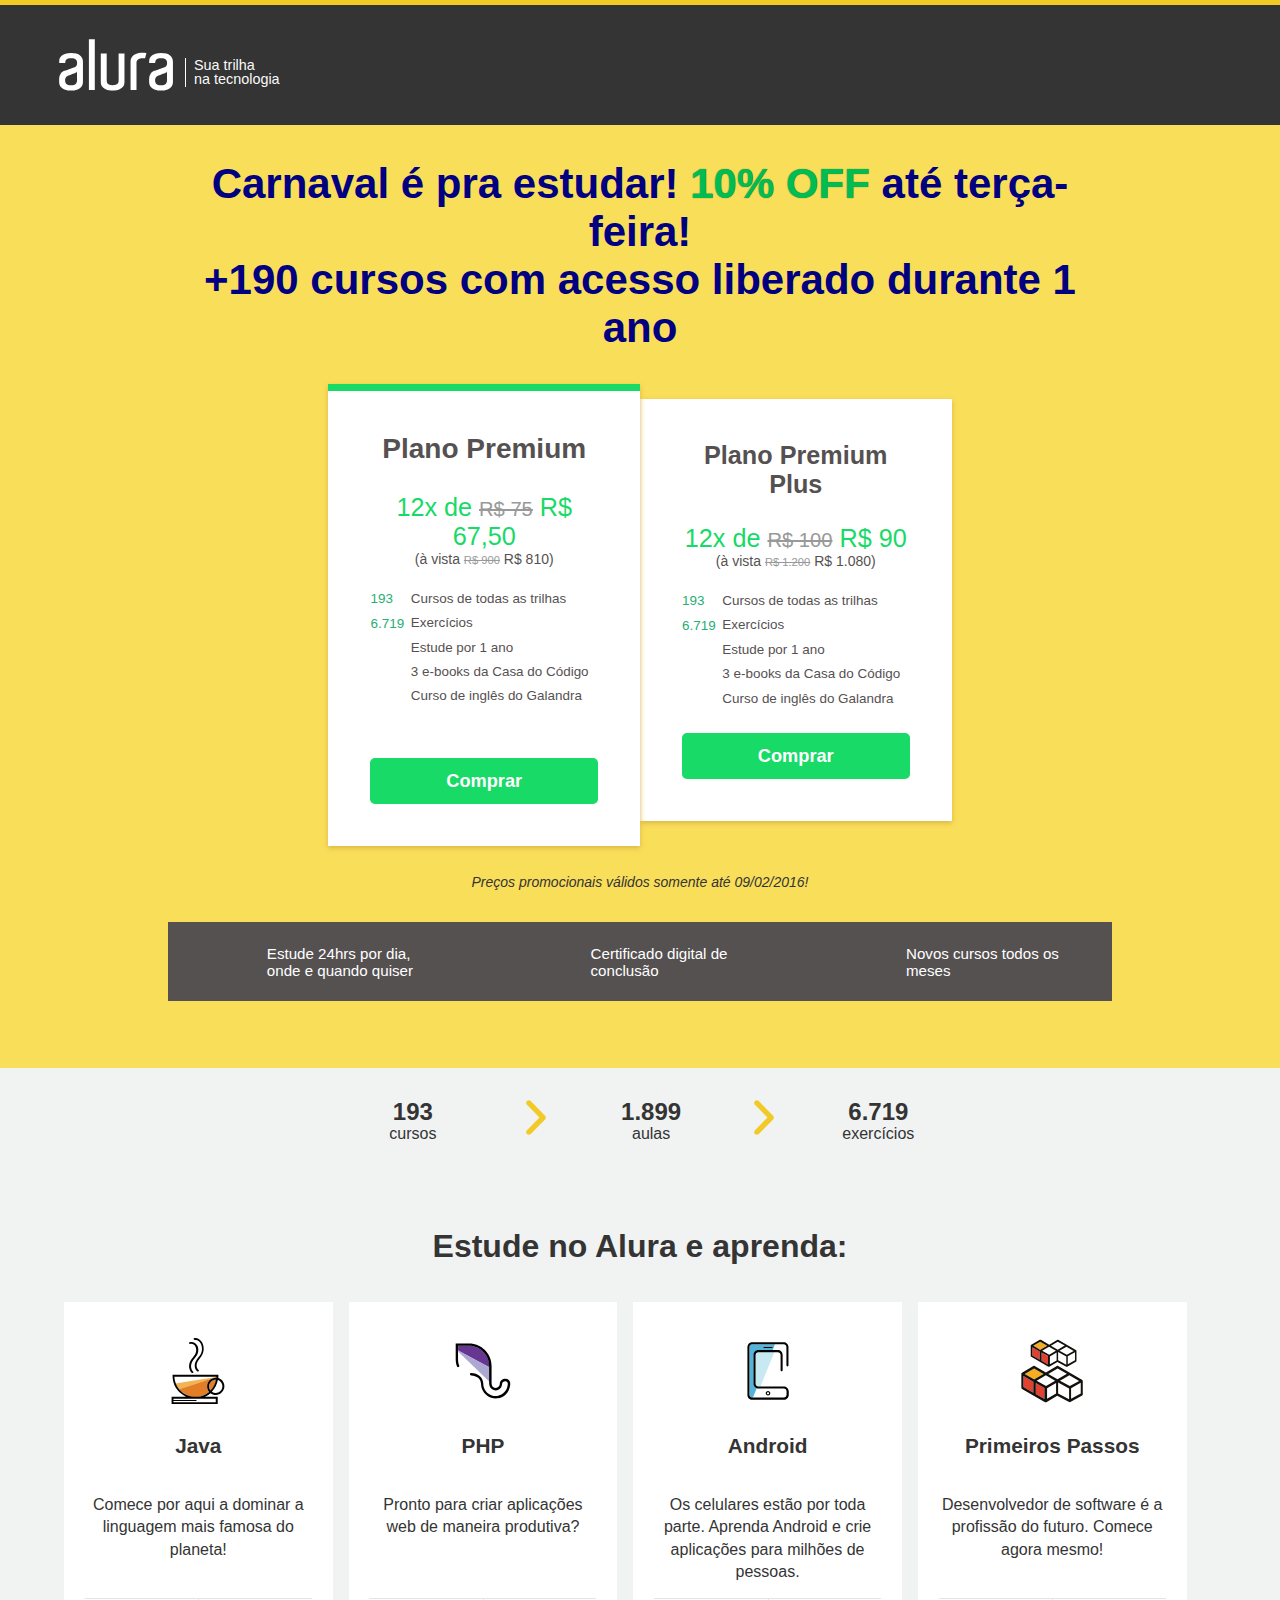
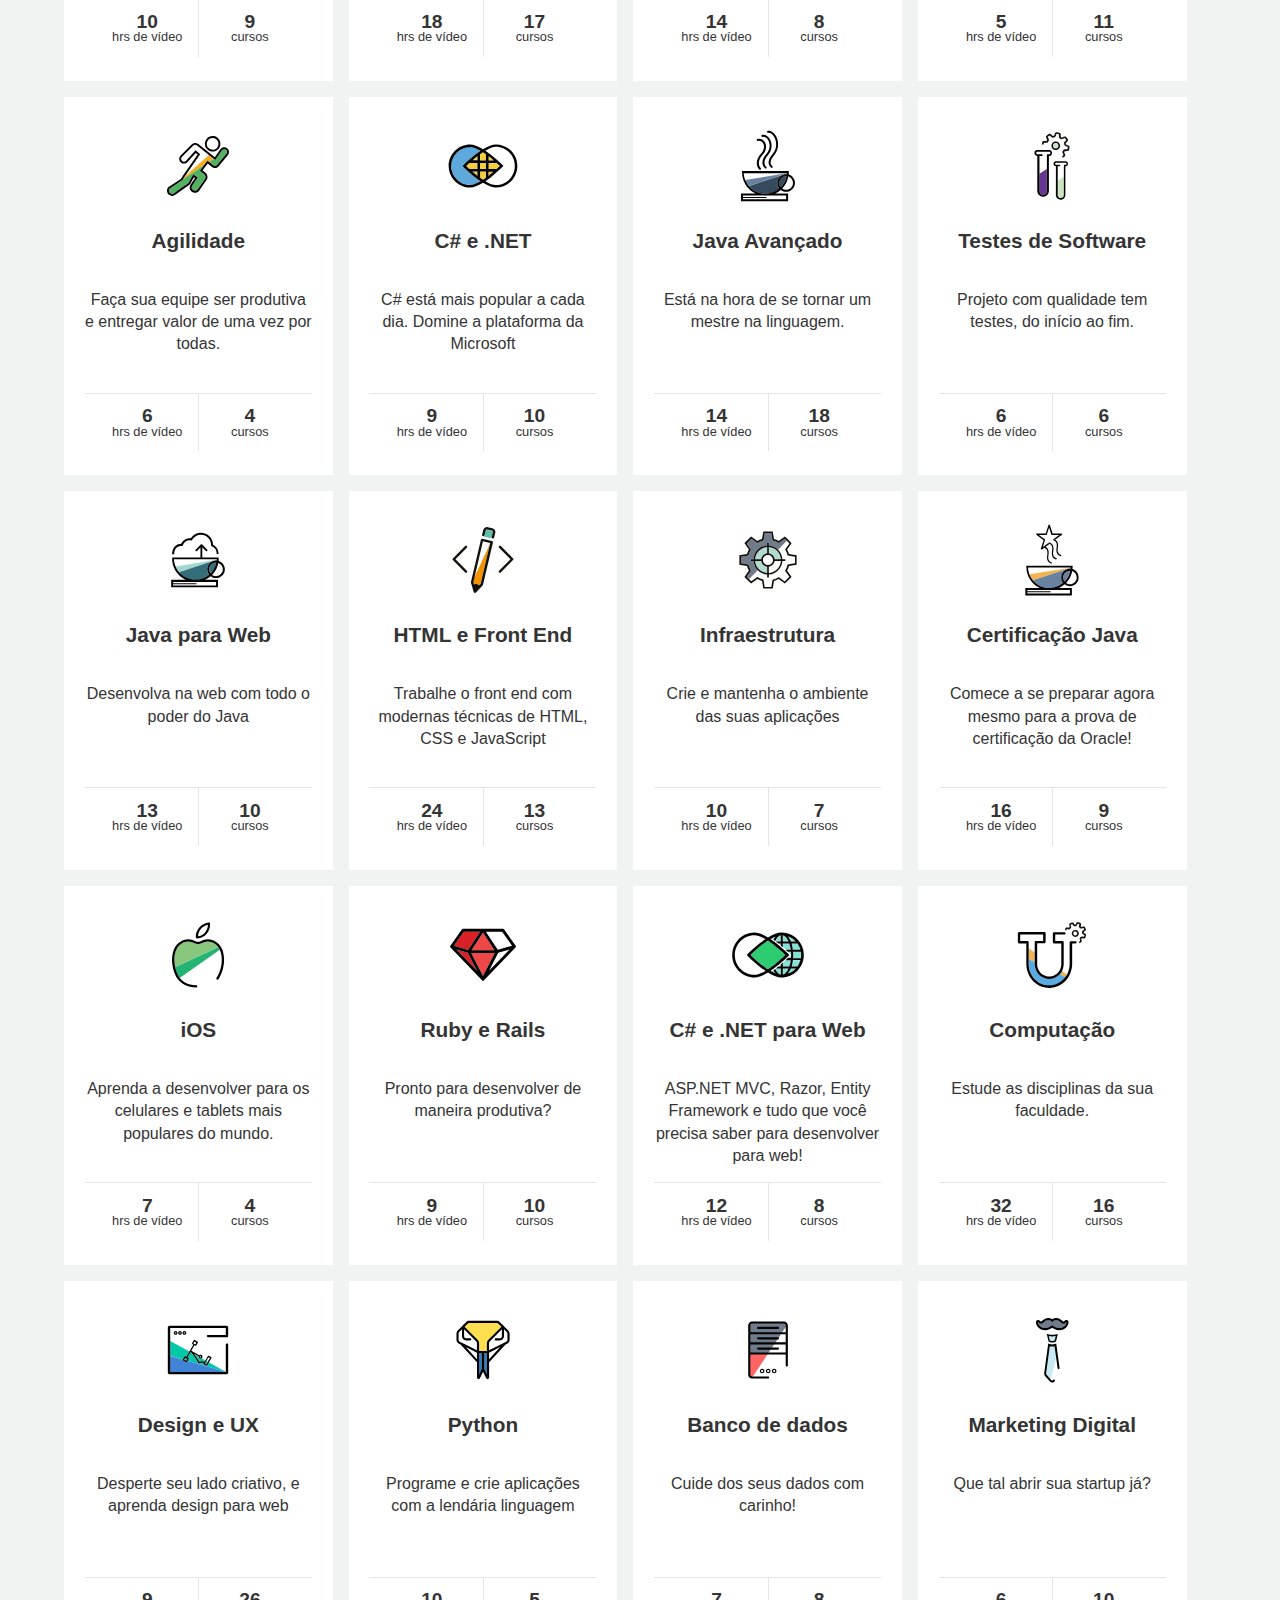
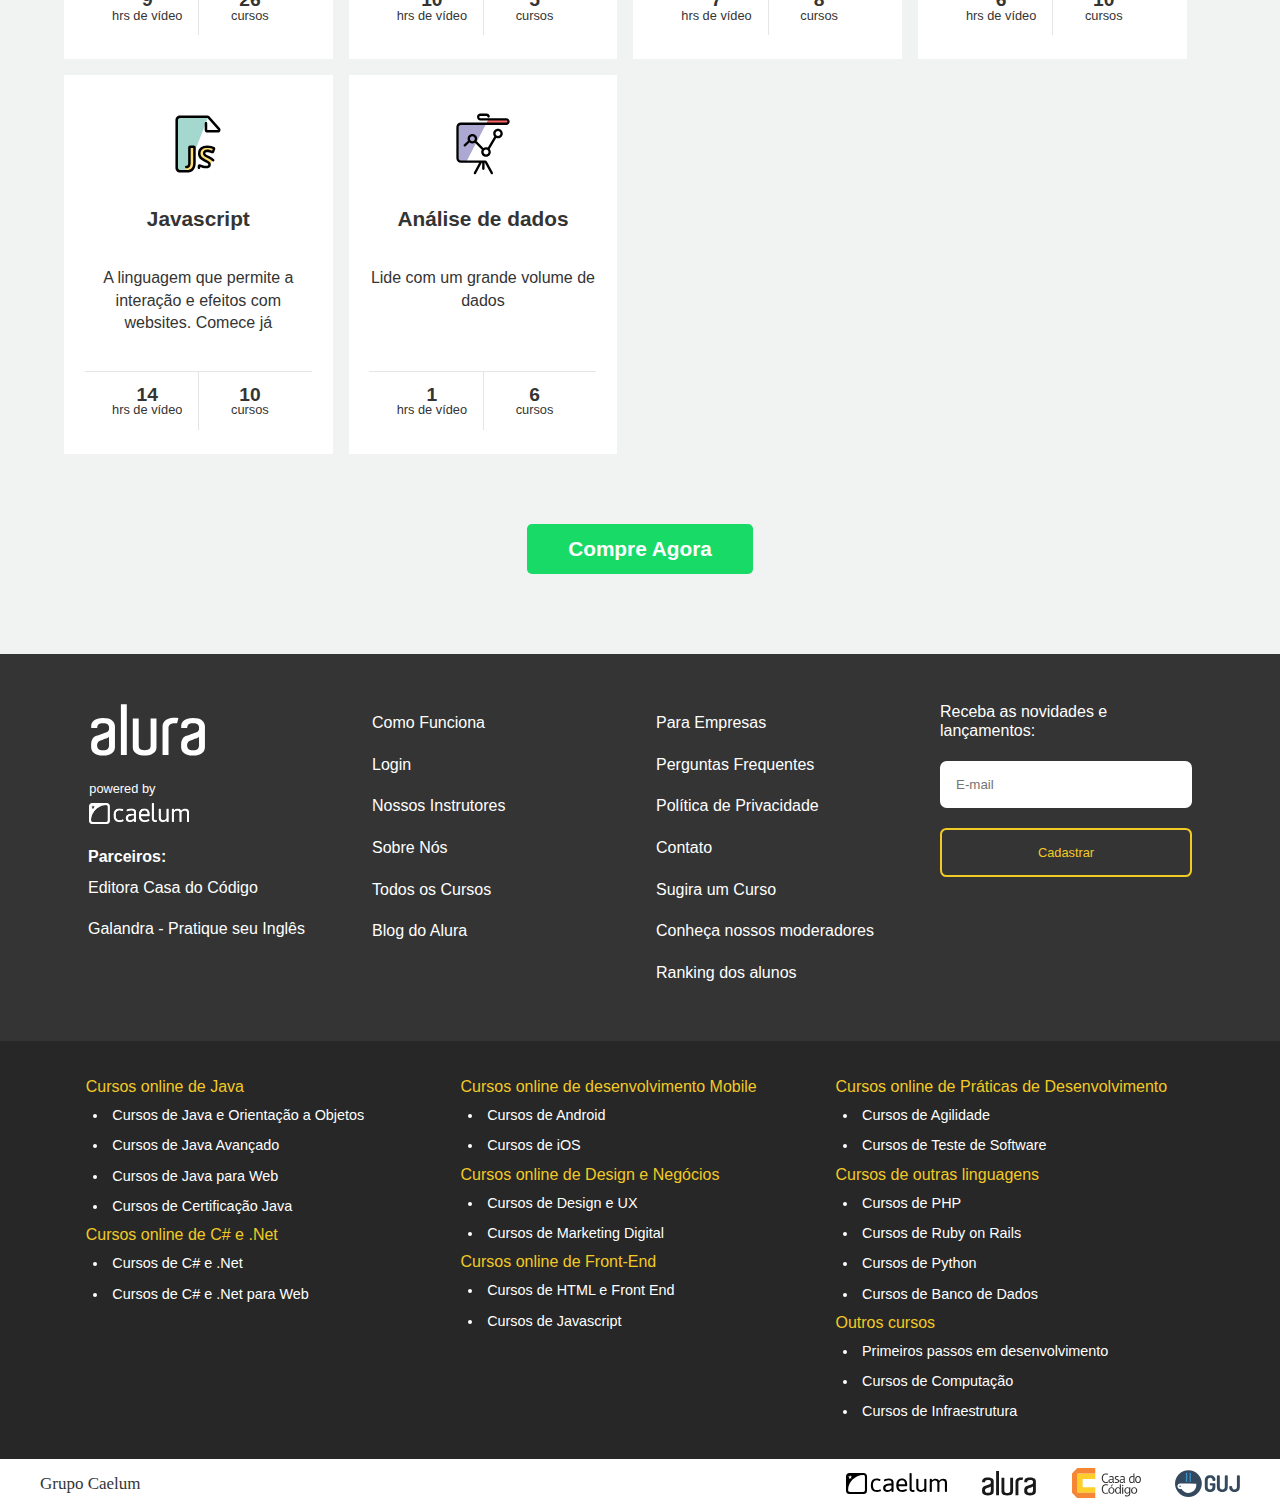
<file: ofertas-cursos-online-carnaval/index.html>
<!DOCTYPE html>
<!-- saved from url=(0040)https://www.alura.com.br/torne-se-membro -->
<html><head><meta http-equiv="Content-Type" content="text/html; charset=UTF-8">
	
		
	
	
	<meta property="og:title" content="Cursos online de programação, design e tecnologia | Alura">
	<title>Cursos online de programação, design e tecnologia | Alura</title>

	
		
	
	
	<meta name="description" content=" Ofertas, planos e promoções de cursos online Alura">
	<meta property="og:description" content=" Ofertas, planos e promoções de cursos online Alura">

	<meta name="keywords" content="cursos, cursos online, cursos java, cursos design, marketing digital, programação.">
		
	<meta charset="UTF-8">
	<meta name="viewport" content="width=device-width,initial-scale=1">
	<link rel="icon" href="https://www.alura.com.br/images/alura/favicon.ico">

	<meta property="og:site_name" content="Alura">

	
		
		
			<meta property="og:image" content="https://www.alura.com.br/images/alura/logo-alura-preto.png">
		
	

	<meta property="fb:admins" content="701388710,1550986373,583111387,644972754">
	<meta property="fb:app_id" content="140078819399376">

	<link href="../assets/css" rel="stylesheet" type="text/css">
	<link rel="stylesheet" href="../assets/reset.315a45d7.css">
	<link rel="stylesheet" href="../assets/jquery.bxslider.10a565df.css">
	<link rel="stylesheet" href="../assets/index.235cc44b.css">
	<link rel="stylesheet" href="../assets/custom.css?3">
		
		
	

	


<script>
  (function(i,s,o,g,r,a,m){i['GoogleAnalyticsObject']=r;i[r]=i[r]||function(){
  (i[r].q=i[r].q||[]).push(arguments)},i[r].l=1*new Date();a=s.createElement(o),
  m=s.getElementsByTagName(o)[0];a.async=1;a.src=g;m.parentNode.insertBefore(a,m)
  })(window,document,'script','//www.google-analytics.com/analytics.js','ga');

  ga('create', 'UA-42101548-1', 'alura.com.br');
  ga('require', 'displayfeatures');
  ga('send', 'pageview');
</script>

	

	<noscript>&lt;link rel="stylesheet" href="https://s3.amazonaws.com/caelum-online-public/css-alura-2/paths.css"&gt;</noscript>
	<script>
		!function(a,b,c,d){function e(){g||(a.body.appendChild(f),g=!0)}var f=a.createElement("div"),g=!1,h=a.getElementsByTagName("head")[0];c in a&&a[c]("DOMContentLoaded",e,!1),c in b&&b[c]("load",e,!1),d in b&&b.attachEvent("onload",e),b.onload=e,b.async=function(b,c){var d,e=a.createElement("js"==b?"script":"link");"js"==b?(e.src=e.async=c,d=h):(e.rel="stylesheet",e.href=c,d=f),d.appendChild(e)}}(document,window,"addEventListener","attachEvent");
		async('css', "https://s3.amazonaws.com/caelum-online-public/css-alura-2/paths.css");
	</script>
	<link rel="subresource prefetch" href="../assets/paths.css">
</head>

<body id="top">
<section class="header header-other">
	
	<div class="header-container">
		<header>
			
			<div class="menu-logo alura-logo">
				<!-- <a href="https://www.alura.com.br/"> -->
					<img class="logo" src="../assets/logo.svg" alt="Alura">
					<span class="logo-text">
						<span>Sua trilha</span>
						<span>na tecnologia</span>
					</span>
				<!-- </a> -->
			</div><!--
			-->
			

			
		</header>

		

	</div>
</section>










<section class="signup">
	
		
		
			<a href="#trilhas" style="text-decoration:none">
				<h1 class="signup-title">
					Carnaval é pra estudar! <strong>10% OFF</strong> até terça-feira!
					<br>+190 cursos com acesso liberado durante 1 ano
				</h1><br><br>
			</a>
		
	
	
<div class="signup-cards">
		<div class="signup-card signup-card-premium">
			<h2 class="signup-card-title">Plano Premium</h2>
			<span class="signup-card-description"></span>
			<span class="signup-card-portionPrice">12x de <del>R$ 75</del> R$ 67,50</span>
			<span class="signup-card-fullPrice">(à vista <del>R$ 900</del> R$ 810)</span>
			<div class="signup-card-info">
				<span class="signup-card-info-item signup-card-info-allCourses">
					<span class="signup-card-allCourses-number">
						193
					</span>
					<span class="signup-card-allCourses-text">Cursos de todas as trilhas</span>
				</span>
				<span class="signup-card-info-item signup-card-info-exercises">
					<span class="signup-card-exercises-number">
						6.719
					</span>
					<span class="signup-card-exercises-text">Exercícios</span>
				</span>
				<span class="signup-card-info-item signup-card-info-future">
					<span class="signup-card-futureCourses-check positiveCheck">Estude por 1 ano</span>
				</span>
				<span class="signup-card-info-item signup-card-info-ebooks">
					<span class="signup-card-ebooks-check negativeCheck">3 e-books da Casa do Código</span>
				</span>
				<span class="signup-card-info-item signup-card-info-galandra">
					<span class="signup-card-galandra-check negativeCheck">Curso de inglês do Galandra</span>
				</span>
			</div>
			<a class="signup-card-buy-action utm" href="https://www.alura.com.br/compra/premium/carnaval2016">Comprar</a>
		</div>
		<div class="signup-card signup-card-premiumPlus">
			<h2 class="signup-card-title">Plano Premium Plus</h2>
			<span class="signup-card-description"></span>
			<span class="signup-card-portionPrice">12x de <del>R$ 100</del> R$ 90</span>
			<span class="signup-card-fullPrice">(à vista <del>R$ 1.200</del> R$ 1.080)</span>
			<div class="signup-card-info">
				<span class="signup-card-info-item signup-card-info-allCourses">
					<span class="signup-card-allCourses-number">
						193
					</span>
					<span class="signup-card-allCourses-text">Cursos de todas as trilhas</span>
				</span>
				<span class="signup-card-info-item signup-card-info-exercises">
					<span class="signup-card-exercises-number">
						6.719
					</span>
					<span class="signup-card-exercises-text">Exercícios</span>
				</span>
				<span class="signup-card-info-item signup-card-info-future">
					<span class="signup-card-futureCourses-check positiveCheck">Estude por 1 ano</span>
				</span>
				<span class="signup-card-info-item signup-card-info-ebooks">
					<span class="signup-card-ebooks-check positiveCheck">3 e-books da Casa do Código</span>
				</span>
				<span class="signup-card-info-item signup-card-info-galandra">
					<span class="signup-card-galandra-check positiveCheck">Curso de inglês do Galandra</span>
				</span>
			</div>
			<a class="signup-card-buy-action utm" href="https://www.alura.com.br/compra/premiumplus/carnaval2016">Comprar</a>
		</div>
		
	</div>

	<small class="validoate">Preços promocionais válidos somente até 09/02/2016!</small>

	<dl class="signup-advantages">
		<dd class="signup-advantages-item advantages-icon-computerNight">Estude 24hrs por dia, onde e quando quiser</dd>
		<dd class="signup-advantages-item advantages-icon-certify">Certificado digital de conclusão</dd>
		<dd class="signup-advantages-item advantages-icon-rotation">Novos cursos todos os meses</dd>
	</dl>
	

</section>

<script>
(function(){
	var utm_campaign = location.hash.replace('#', '');
	utm_campaign = utm_campaign || 'Default';

	var param = '?utm_source=Alura_Landing_Page&utm_medium=referral&utm_campaign=' + utm_campaign;

	var links = document.querySelectorAll('a.utm');
	for (var i = 0; i < links.length; i++) {
		links[i].href = links[i].href + param;
	};
})();
</script>




<section class="statistics-box">
	<ul class="container">
		<li class="arrow">
			<p>193
			</p>
			<p>cursos</p>
		</li><!--
		--><li class="section-statistics arrow">
			<p>
				1.899
			</p>
			<p>aulas</p>
		</li><!---
		--><li class="arrow">
			<p>6.719
			</p>
			<p>exercícios</p>
		</li>
		
	</ul>
</section>




<section class="paths" id="trilhas">
	<div class="paths-container">
		<h2>Estude no Alura e aprenda:</h2>
		
		<ul>
			
				



<li class="product">
	<a  class="product-icon">
		<img class="product-icon-image" src="../assets/paths/path-java.svg" alt="Trilha Java">
		<h3 class="home-path-title">Java</h3>
		<p class="description">Comece por aqui a dominar a linguagem mais famosa do planeta!</p>
		<ul>
			<li class="product-info">
				<span class="box-number">10</span>
				<span>hrs de vídeo</span>
			</li><!--
			--><li class="product-info">
				<span class="box-number">9</span>
			<span>cursos</span>
			</li>
		</ul>
	</a>
				
			
				



</li><li class="product">
	<a  class="product-icon">
		<img class="product-icon-image" src="../assets/paths/path-php.svg" alt="Trilha PHP">
		<h3 class="home-path-title">PHP</h3>
		<p class="description">Pronto para criar aplicações web de maneira produtiva?</p>
		<ul>
			<li class="product-info">
				<span class="box-number">18</span>
				<span>hrs de vídeo</span>
			</li><!--
			--><li class="product-info">
				<span class="box-number">17</span>
			<span>cursos</span>
			</li>
		</ul>
		
	</a>
				
			
				



</li><li class="product">
	<a  class="product-icon">
		<img class="product-icon-image" src="../assets/paths/path-android.svg" alt="Trilha Android">
		<h3 class="home-path-title">Android</h3>
		<p class="description">Os celulares estão por toda parte. Aprenda Android e crie aplicações para milhões de pessoas.</p>
		<ul>
			<li class="product-info">
				<span class="box-number">14</span>
				<span>hrs de vídeo</span>
			</li><!--
			--><li class="product-info">
				<span class="box-number">8</span>
			<span>cursos</span>
			</li>
		</ul>
		
	</a>
				
			
				



</li><li class="product">
	<a  class="product-icon">
		<img class="product-icon-image" src="../assets/paths/path-primeiros-passos.svg" alt="Trilha Primeiros Passos">
		<h3 class="home-path-title">Primeiros Passos</h3>
		<p class="description">Desenvolvedor de software é a profissão do futuro. Comece agora mesmo!</p>
		<ul>
			<li class="product-info">
				<span class="box-number">5</span>
				<span>hrs de vídeo</span>
			</li><!--
			--><li class="product-info">
				<span class="box-number">11</span>
			<span>cursos</span>
			</li>
		</ul>
		
	</a>
				
			
				



</li><li class="product">
	<a  class="product-icon">
		<img class="product-icon-image" src="../assets/paths/path-agilidade.svg" alt="Trilha Agilidade">
		<h3 class="home-path-title">Agilidade</h3>
		<p class="description">Faça sua equipe ser produtiva e entregar valor de uma vez por todas.</p>
		<ul>
			<li class="product-info">
				<span class="box-number">6</span>
				<span>hrs de vídeo</span>
			</li><!--
			--><li class="product-info">
				<span class="box-number">4</span>
			<span>cursos</span>
			</li>
		</ul>
		
	</a>
				
			
				



</li><li class="product">
	<a  class="product-icon">
		<img class="product-icon-image" src="../assets/paths/path-csharp.svg" alt="Trilha C# e .NET">
		<h3 class="home-path-title">C# e .NET</h3>
		<p class="description">C# está mais popular a cada dia. Domine a plataforma da Microsoft</p>
		<ul>
			<li class="product-info">
				<span class="box-number">9</span>
				<span>hrs de vídeo</span>
			</li><!--
			--><li class="product-info">
				<span class="box-number">10</span>
			<span>cursos</span>
			</li>
		</ul>
		
	</a>
				
			
				



</li><li class="product">
	<a  class="product-icon">
		<img class="product-icon-image" src="../assets/paths/path-java-avancado.svg" alt="Trilha Java Avançado">
		<h3 class="home-path-title">Java Avançado</h3>
		<p class="description">Está na hora de se tornar um mestre na linguagem.</p>
		<ul>
			<li class="product-info">
				<span class="box-number">14</span>
				<span>hrs de vídeo</span>
			</li><!--
			--><li class="product-info">
				<span class="box-number">18</span>
			<span>cursos</span>
			</li>
		</ul>
		
	</a>
				
			
				



</li><li class="product">
	<a  class="product-icon">
		<img class="product-icon-image" src="../assets/paths/path-testes.svg" alt="Trilha Testes de Software">
		<h3 class="home-path-title">Testes de Software</h3>
		<p class="description">Projeto com qualidade tem testes, do início ao fim.</p>
		<ul>
			<li class="product-info">
				<span class="box-number">6</span>
				<span>hrs de vídeo</span>
			</li><!--
			--><li class="product-info">
				<span class="box-number">6</span>
			<span>cursos</span>
			</li>
		</ul>
		
	</a>
				
			
				



</li><li class="product">
	<a  class="product-icon">
		<img class="product-icon-image" src="../assets/paths/path-java-web.svg" alt="Trilha Java para Web">
		<h3 class="home-path-title">Java para Web</h3>
		<p class="description">Desenvolva na web com todo o poder do Java</p>
		<ul>
			<li class="product-info">
				<span class="box-number">13</span>
				<span>hrs de vídeo</span>
			</li><!--
			--><li class="product-info">
				<span class="box-number">10</span>
			<span>cursos</span>
			</li>
		</ul>
		
	</a>
				
			
				



</li><li class="product">
	<a  class="product-icon">
		<img class="product-icon-image" src="../assets/paths/path-front-end.svg" alt="Trilha HTML e Front End">
		<h3 class="home-path-title">HTML e Front End</h3>
		<p class="description">Trabalhe o front end com modernas técnicas de HTML, CSS e JavaScript</p>
		<ul>
			<li class="product-info">
				<span class="box-number">24</span>
				<span>hrs de vídeo</span>
			</li><!--
			--><li class="product-info">
				<span class="box-number">13</span>
			<span>cursos</span>
			</li>
		</ul>
		
	</a>
				
			
				



</li><li class="product">
	<a  class="product-icon">
		<img class="product-icon-image" src="../assets/paths/path-devops.svg" alt="Trilha Infraestrutura">
		<h3 class="home-path-title">Infraestrutura</h3>
		<p class="description">Crie e mantenha o ambiente das suas aplicações</p>
		<ul>
			<li class="product-info">
				<span class="box-number">10</span>
				<span>hrs de vídeo</span>
			</li><!--
			--><li class="product-info">
				<span class="box-number">7</span>
			<span>cursos</span>
			</li>
		</ul>
		
	</a>
				
			
				



</li><li class="product">
	<a  class="product-icon">
		<img class="product-icon-image" src="../assets/paths/path-certificacao-java.svg" alt="Trilha Certificação Java">
		<h3 class="home-path-title">Certificação Java</h3>
		<p class="description">Comece a se preparar agora mesmo para a prova de certificação da Oracle!</p>
		<ul>
			<li class="product-info">
				<span class="box-number">16</span>
				<span>hrs de vídeo</span>
			</li><!--
			--><li class="product-info">
				<span class="box-number">9</span>
			<span>cursos</span>
			</li>
		</ul>
		
	</a>
				
			
				



</li><li class="product">
	<a  class="product-icon">
		<img class="product-icon-image" src="../assets/paths/path-ios.svg" alt="Trilha iOS">
		<h3 class="home-path-title">iOS</h3>
		<p class="description">Aprenda a desenvolver para os celulares e tablets mais populares do mundo.</p>
		<ul>
			<li class="product-info">
				<span class="box-number">7</span>
				<span>hrs de vídeo</span>
			</li><!--
			--><li class="product-info">
				<span class="box-number">4</span>
			<span>cursos</span>
			</li>
		</ul>
		
	</a>
				
			
				



</li><li class="product">
	<a  class="product-icon">
		<img class="product-icon-image" src="../assets/paths/path-ruby-e-rails.svg" alt="Trilha Ruby e Rails">
		<h3 class="home-path-title">Ruby e Rails</h3>
		<p class="description">Pronto para desenvolver de maneira produtiva?</p>
		<ul>
			<li class="product-info">
				<span class="box-number">9</span>
				<span>hrs de vídeo</span>
			</li><!--
			--><li class="product-info">
				<span class="box-number">10</span>
			<span>cursos</span>
			</li>
		</ul>
		
	</a>
				
			
				



</li><li class="product">
	<a  class="product-icon">
		<img class="product-icon-image" src="../assets/paths/path-csharp-web.svg" alt="Trilha C# e .NET para Web">
		<h3 class="home-path-title">C# e .NET para Web</h3>
		<p class="description">ASP.NET MVC, Razor, Entity Framework e tudo que você precisa saber para desenvolver para web!</p>
		<ul>
			<li class="product-info">
				<span class="box-number">12</span>
				<span>hrs de vídeo</span>
			</li><!--
			--><li class="product-info">
				<span class="box-number">8</span>
			<span>cursos</span>
			</li>
		</ul>
		
	</a>
				
			
				



</li><li class="product">
	<a  class="product-icon">
		<img class="product-icon-image" src="../assets/paths/path-computacao.svg" alt="Trilha Computação">
		<h3 class="home-path-title">Computação</h3>
		<p class="description">Estude as disciplinas da sua faculdade.</p>
		<ul>
			<li class="product-info">
				<span class="box-number">32</span>
				<span>hrs de vídeo</span>
			</li><!--
			--><li class="product-info">
				<span class="box-number">16</span>
			<span>cursos</span>
			</li>
		</ul>
		
	</a>
				
			
				



</li><li class="product">
	<a  class="product-icon">
		<img class="product-icon-image" src="../assets/paths/path-design-e-ux.svg" alt="Trilha Design e UX">
		<h3 class="home-path-title">Design e UX</h3>
		<p class="description">Desperte seu lado criativo, e aprenda design para web</p>
		<ul>
			<li class="product-info">
				<span class="box-number">9</span>
				<span>hrs de vídeo</span>
			</li><!--
			--><li class="product-info">
				<span class="box-number">26</span>
			<span>cursos</span>
			</li>
		</ul>
		
	</a>
				
			
				



</li><li class="product">
	<a  class="product-icon">
		<img class="product-icon-image" src="../assets/paths/path-python.svg" alt="Trilha Python">
		<h3 class="home-path-title">Python</h3>
		<p class="description">Programe e crie aplicações com a lendária linguagem</p>
		<ul>
			<li class="product-info">
				<span class="box-number">10</span>
				<span>hrs de vídeo</span>
			</li><!--
			--><li class="product-info">
				<span class="box-number">5</span>
			<span>cursos</span>
			</li>
		</ul>
		
	</a>
				
			
				



</li><li class="product">
	<a  class="product-icon">
		<img class="product-icon-image" src="../assets/paths/path-banco-de-dados.svg" alt="Trilha Banco de dados">
		<h3 class="home-path-title">Banco de dados</h3>
		<p class="description">Cuide dos seus dados com carinho!</p>
		<ul>
			<li class="product-info">
				<span class="box-number">7</span>
				<span>hrs de vídeo</span>
			</li><!--
			--><li class="product-info">
				<span class="box-number">8</span>
			<span>cursos</span>
			</li>
		</ul>
		
	</a>
				
			
				



</li><li class="product">
	<a  class="product-icon">
		<img class="product-icon-image" src="../assets/paths/path-negocios.svg" alt="Trilha Marketing Digital">
		<h3 class="home-path-title">Marketing Digital</h3>
		<p class="description">Que tal abrir sua startup já?</p>
		<ul>
			<li class="product-info">
				<span class="box-number">6</span>
				<span>hrs de vídeo</span>
			</li><!--
			--><li class="product-info">
				<span class="box-number">10</span>
			<span>cursos</span>
			</li>
		</ul>
		
	</a>
				
			
				



</li><li class="product">
	<a  class="product-icon">
		<img class="product-icon-image" src="../assets/paths/path-javascript-back-e-front.svg" alt="Trilha Javascript">
		<h3 class="home-path-title">Javascript</h3>
		<p class="description">A linguagem que permite a interação e efeitos com websites. Comece já </p>
		<ul>
			<li class="product-info">
				<span class="box-number">14</span>
				<span>hrs de vídeo</span>
			</li><!--
			--><li class="product-info">
				<span class="box-number">10</span>
			<span>cursos</span>
			</li>
		</ul>
		
	</a>
				
			
				



</li><li class="product">
	<a  class="product-icon">
		<img class="product-icon-image" src="../assets/paths/path-big-data.svg" alt="Trilha Análise de dados">
		<h3 class="home-path-title">Análise de dados</h3>
		<p class="description">Lide com um grande volume de dados </p>
		<ul>
			<li class="product-info">
				<span class="box-number">1</span>
				<span>hrs de vídeo</span>
			</li><!--
			--><li class="product-info">
				<span class="box-number">6</span>
			<span>cursos</span>
			</li>
		</ul>
		
	</a>
				
			
		</li></ul>

	<div style="text-align:center">
		<a class="signup-card-buy-action" href="#top" style="display: inline-block;
    padding-left: 2em;
    padding-right: 2em;
    margin-top: 3em;">Compre Agora</a>
	</div>

	</div>
</section>




<footer>
	<div class="footer-container">
		<ul class="footer-information">
			<a href="https://www.alura.com.br"  class="alura-logo">
				<img class="logo" src="../assets/logo.svg" alt="Alura">
			</a>

			<a href="http://www.caelum.com.br" class="footer-powered alura-logo">
					<p class="footer-powered-logo">powered by</p> 
					<img class="caelum-logo" src="../assets/caelum-logo.png" />
			</a>
			
			<p class="partners-title">Parceiros:</p>
			<li><a href="http://www.casadocodigo.com.br" target="_blank">Editora Casa do Código</a></li>
			<li><a href="http://www.galandra.com.br" target="_blank">Galandra - Pratique seu Inglês</a></li>
		</ul><!--
		--><ul class="footer-information">
			<li><a  href="https://www.alura.com.br/torne-se-membro">Como Funciona</a></li>
			<li><a href="https://www.alura.com.br/loginForm">Login</a></li>
			<li><a href="https://www.alura.com.br/instrutores">Nossos Instrutores</a></li>
			<li><a href="https://www.alura.com.br/sobre">Sobre Nós</a></li>
			<li><a href="https://www.alura.com.br/todos-cursos">Todos os Cursos</a>
			<li><a href="http://blog.alura.com.br/">Blog do Alura</a>
		</ul><!--
		--><ul class="footer-information social-media">
			<li><a href="https://www.alura.com.br/contato-empresas">Para Empresas</a></li>
			<li><a href="http://suporte.alura.com.br" target="_blank">Perguntas Frequentes</a></li>
			<li><a href="https://www.alura.com.br/politica-de-privacidade">Política de Privacidade</a>
			<li><a href="https://www.alura.com.br/contato">Contato</a></li>
			<li>
				<a href="https://feedback.userreport.com/409aa4ef-3399-4f03-ba57-cb36f702a520/#ideas/popular">Sugira um Curso</a>
			</li>
			<li><a href="https://www.alura.com.br/moderadores">Conheça nossos moderadores</a></li>
			<li><a href="https://www.alura.com.br/rank">Ranking dos alunos</a></li>
			
		</ul><!--
		--><form class="newsletter footer-information" action="/newsletter/subscribeAlura" method="POST" target="_self" onsubmit="">
				<div class="ss-form-entry">
						Receba as novidades e lançamentos:
						<label class="newsletter-info" ></label>
				<div class="sprite-email"></div>
					<input class="input field" type="email" placeholder="E-mail" name="email" value="" required="required">
				</div>
				<input type="submit" name="Cadastrar" value="Cadastrar" class="btn btn-highlighted btn-small btn-inverse">
		</form>
	</div>

	<nav class="sitemap">
		<ul class="sitemap-container">
			<li class="sitemap-section">
				<span class="section-path">Cursos online de Java</span>
				<ul>
			   		<li><a href="https://www.alura.com.br/cursos-online-java">Cursos de Java e Orientação a Objetos</a></li>
			   		<li><a href="https://www.alura.com.br/cursos-online-java-avancado">Cursos de Java Avançado</a></li>
			   		<li><a href="https://www.alura.com.br/cursos-online-java-web">Cursos de Java para Web</a></li>
			   		<li><a href="https://www.alura.com.br/cursos-online-certificacao-java">Cursos de Certificação Java</a></li>
				</ul>
				<span class="section-path">Cursos online de C# e .Net</span>
				<ul>
			   		<li><a href="https://www.alura.com.br/cursos-online-csharp">Cursos de C# e .Net</a></li>
			   		<li><a href="https://www.alura.com.br/cursos-online-csharp">Cursos de C# e .Net para Web</a></li>
				</ul>
	   		</li><!--
	   		--><li class="sitemap-section">
				<span class="section-path">Cursos online de desenvolvimento Mobile</span>
				<ul>
			   		<li><a href="https://www.alura.com.br/cursos-online-android">Cursos de Android</a></li>
			   		<li><a href="https://www.alura.com.br/cursos-online-ios">Cursos de iOS</a></li>
				</ul>
				<span class="section-path">Cursos online de Design e Negócios</span>
				<ul>
			   		<li><a href="https://www.alura.com.br/cursos-online-design-e-ux">Cursos de Design e UX</a></li>
			   		<li><a href="https://www.alura.com.br/cursos-online-negocios">Cursos de Marketing Digital</a></li>
				</ul>
				<span class="section-path">Cursos online de Front-End</span>
				<ul>
			   		<li><a href="https://www.alura.com.br/cursos-online-front-end">Cursos de HTML e Front End</a></li>
			   		<li><a href="https://www.alura.com.br/cursos-online-javascript-back-e-front">Cursos de Javascript</a></li>
				</ul>
	   		</li><!--
	   		--><li class="sitemap-section">
				<span class="section-path">Cursos online de Práticas de Desenvolvimento</span>
				<ul>
			   		<li><a href="https://www.alura.com.br/cursos-online-agilidade">Cursos de Agilidade</a></li>
			   		<li><a href="https://www.alura.com.br/cursos-online-testes">Cursos de Teste de Software</a></li>
				</ul>
				<span class="section-path">Cursos de outras linguagens</span>
				<ul>
			   		<li><a href="https://www.alura.com.br/cursos-online-php">Cursos de PHP</a></li>
			   		<li><a href="https://www.alura.com.br/cursos-online-ruby-e-rails">Cursos de Ruby on Rails</a></li>
			   		<li><a href="https://www.alura.com.br/cursos-online-python">Cursos de Python</a></li>
			   		<li><a href="https://www.alura.com.br/cursos-online-banco-de-dados">Cursos de Banco de Dados</a></li>
				</ul>
				<span class="section-path">Outros cursos</span>
				<ul>
			   		<li><a href="https://www.alura.com.br/cursos-online-primeiros-passos">Primeiros passos em desenvolvimento</a></li>
			   		<li><a href="https://www.alura.com.br/cursos-online-computacao">Cursos de Computação</a></li>
			   		<li><a href="https://www.alura.com.br/cursos-online-devops">Cursos de Infraestrutura</a></li>
				</ul>
	   		</li>
		</ul>
	</nav>
</footer>
<div >
	<div class="caelumGroup-footer">
		<p ><a class="caelumGroup-title" href="http://www.caelum.com.br/grupo">Grupo Caelum</a></p>
		
		<ul>
			<li><a href="https://www.caelum.com.br"><img alt="" class="caelumGroup-footer-logo" src="../assets/caelum-logo.svg"></a></li>
			<li><a href="https://www.alura.com.br"><img alt="" class="caelumGroup-footer-alura-logo"  src="../assets/alura-logo.svg"></a></li>
			<li><a href="http://www.casadocodigo.com.br"><img class="caelumGroup-footer-cdc-logo" alt="" src="../assets/c-d-c-logo.svg"></a></li>
			<li><a href="http://www.guj.com.br"><img alt="" class="caelumGroup-footer-guj-logo" src="../assets/g-u-j-logo.svg"></a></li>
		</ul>
	</div>
</div>





<div><link rel="stylesheet" href="../assets/paths.css"></div></body></html>
</file>
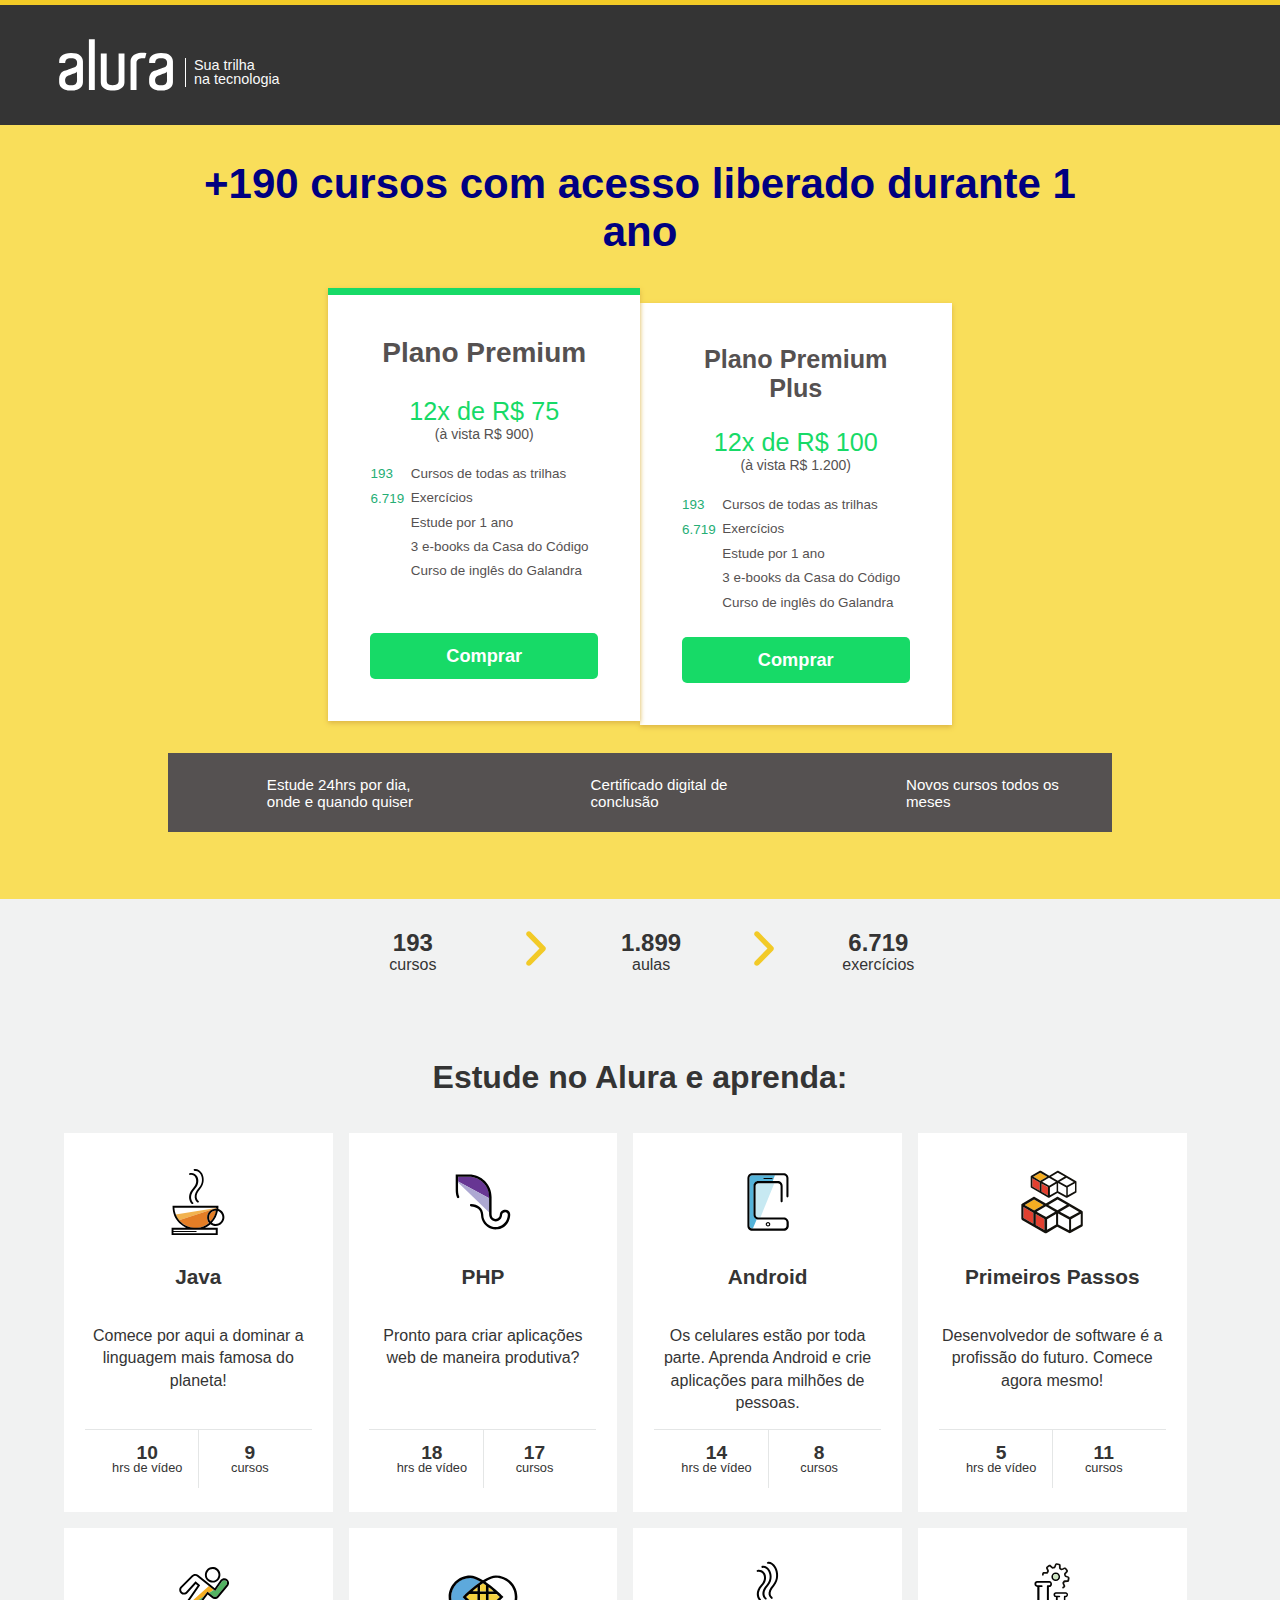
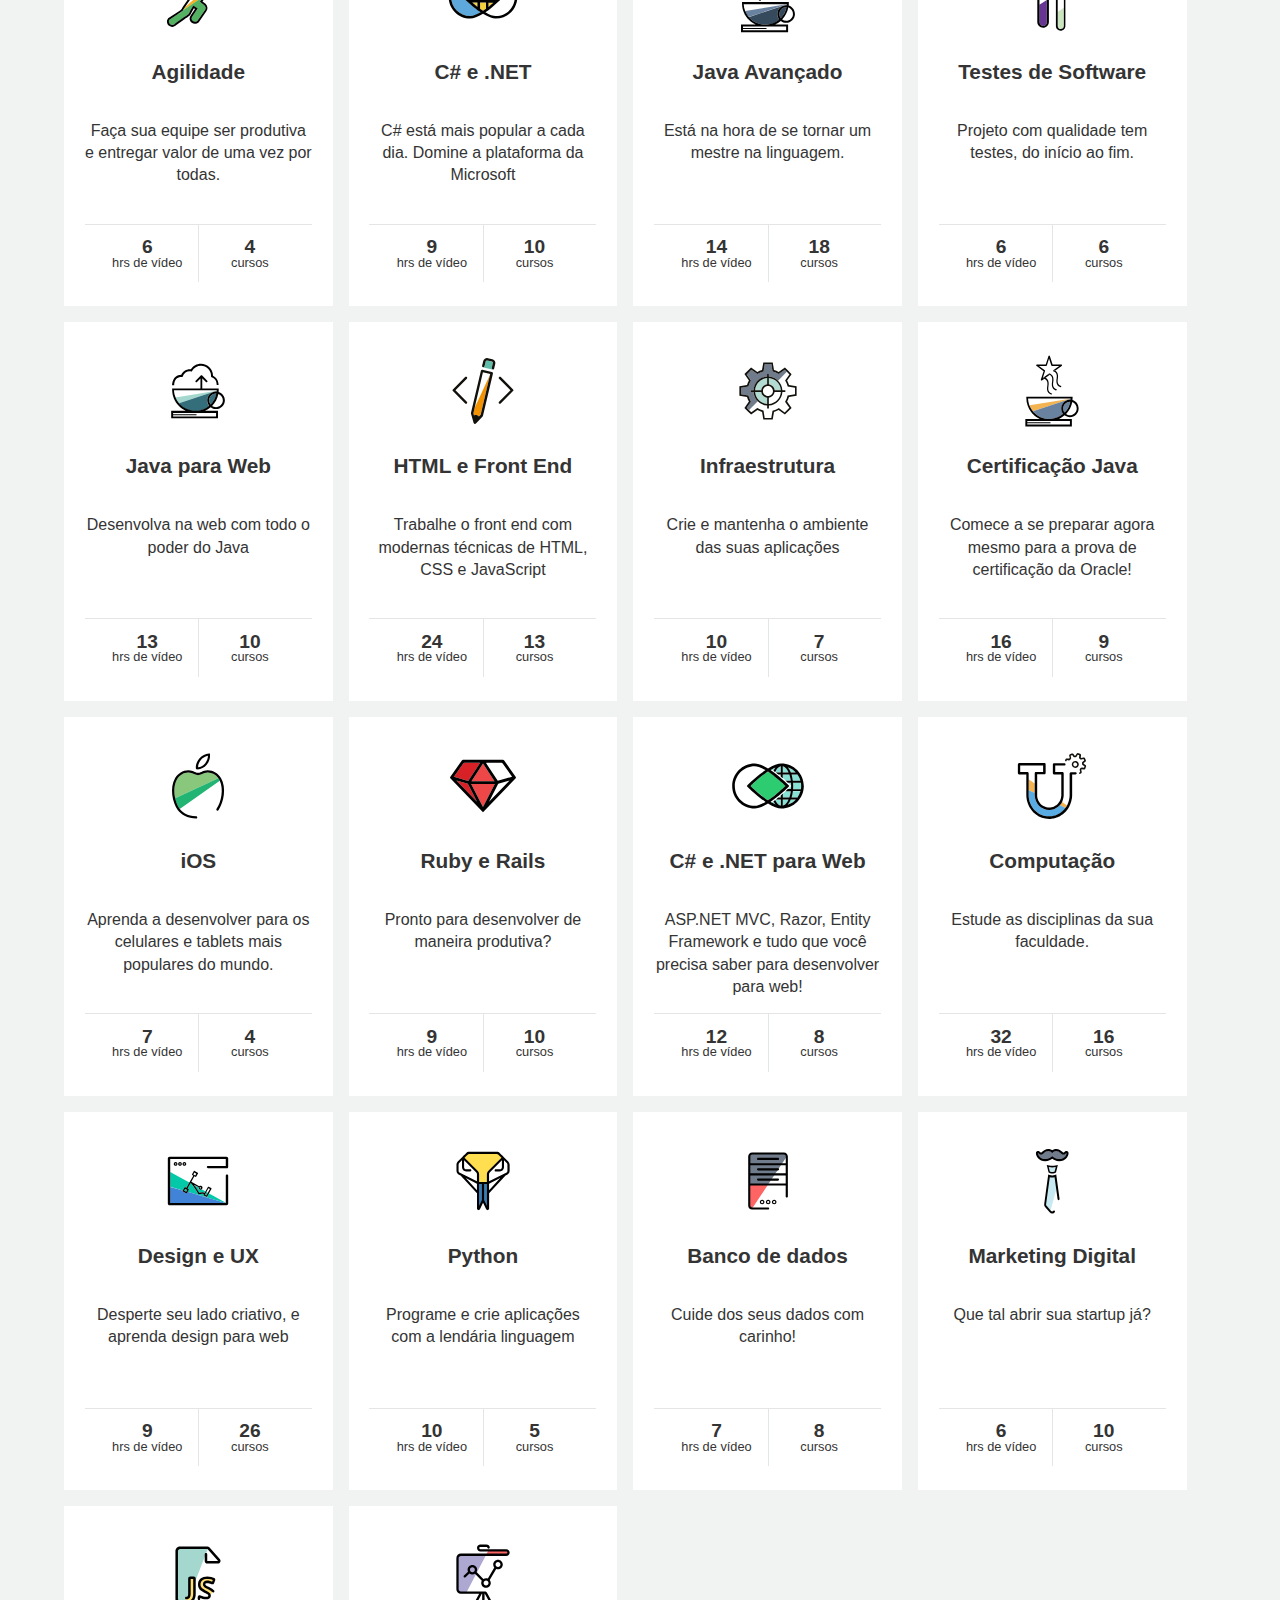
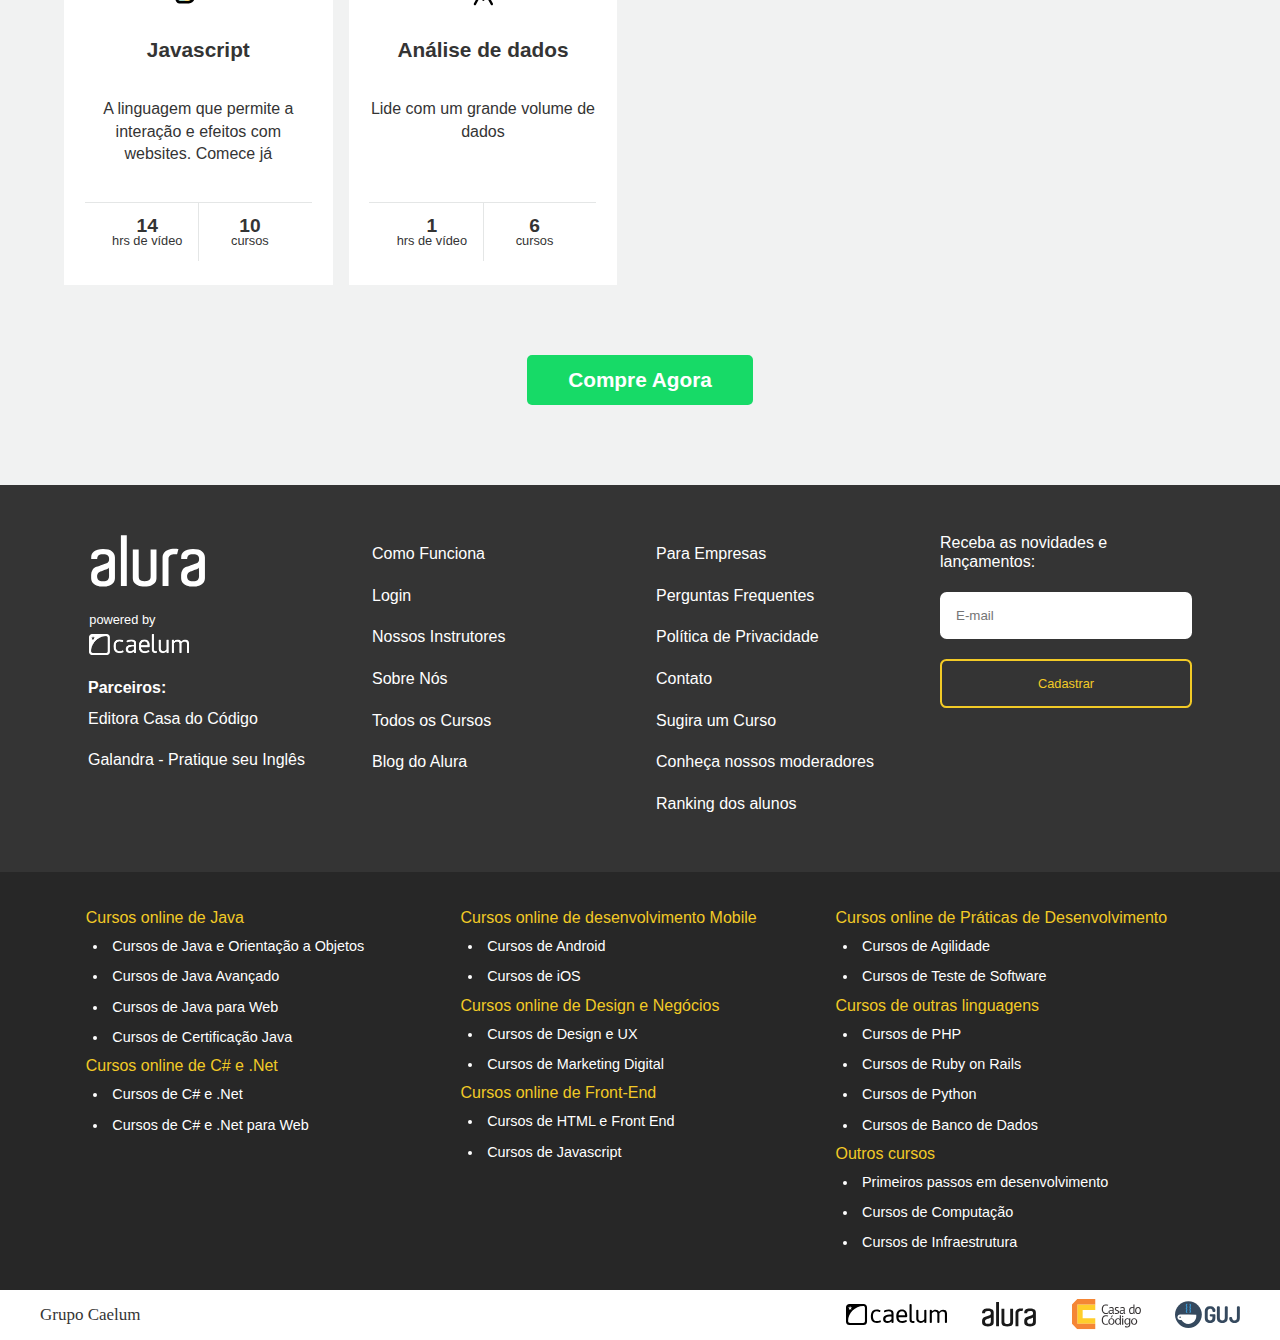
<file: ofertas-cursos-online/index.html>
<!DOCTYPE html>
<!-- saved from url=(0040)https://www.alura.com.br/torne-se-membro -->
<html><head><meta http-equiv="Content-Type" content="text/html; charset=UTF-8">
	
		
	
	
	<meta property="og:title" content="Cursos online de programação, design e tecnologia | Alura">
	<title>Cursos online de programação, design e tecnologia | Alura</title>

	
		
	
	
	<meta name="description" content=" Ofertas, planos e promoções de cursos online Alura">
	<meta property="og:description" content=" Ofertas, planos e promoções de cursos online Alura">

	<meta name="keywords" content="cursos, cursos online, cursos java, cursos design, marketing digital, programação.">
		
	<meta charset="UTF-8">
	<meta name="viewport" content="width=device-width,initial-scale=1">
	<link rel="icon" href="https://www.alura.com.br/images/alura/favicon.ico">

	<meta property="og:site_name" content="Alura">

	
		
		
			<meta property="og:image" content="https://www.alura.com.br/images/alura/logo-alura-preto.png">
		
	

	<meta property="fb:admins" content="701388710,1550986373,583111387,644972754">
	<meta property="fb:app_id" content="140078819399376">

	<link href="../assets/css" rel="stylesheet" type="text/css">
	<link rel="stylesheet" href="../assets/reset.315a45d7.css">
	<link rel="stylesheet" href="../assets/jquery.bxslider.10a565df.css">
	<link rel="stylesheet" href="../assets/index.235cc44b.css">
	<link rel="stylesheet" href="../assets/custom.css?3">
		
		
	

	


<script>
  (function(i,s,o,g,r,a,m){i['GoogleAnalyticsObject']=r;i[r]=i[r]||function(){
  (i[r].q=i[r].q||[]).push(arguments)},i[r].l=1*new Date();a=s.createElement(o),
  m=s.getElementsByTagName(o)[0];a.async=1;a.src=g;m.parentNode.insertBefore(a,m)
  })(window,document,'script','//www.google-analytics.com/analytics.js','ga');

  ga('create', 'UA-42101548-1', 'alura.com.br');
  ga('require', 'displayfeatures');
  ga('send', 'pageview');
</script>

	

	<noscript>&lt;link rel="stylesheet" href="https://s3.amazonaws.com/caelum-online-public/css-alura-2/paths.css"&gt;</noscript>
	<script>
		!function(a,b,c,d){function e(){g||(a.body.appendChild(f),g=!0)}var f=a.createElement("div"),g=!1,h=a.getElementsByTagName("head")[0];c in a&&a[c]("DOMContentLoaded",e,!1),c in b&&b[c]("load",e,!1),d in b&&b.attachEvent("onload",e),b.onload=e,b.async=function(b,c){var d,e=a.createElement("js"==b?"script":"link");"js"==b?(e.src=e.async=c,d=h):(e.rel="stylesheet",e.href=c,d=f),d.appendChild(e)}}(document,window,"addEventListener","attachEvent");
		async('css', "https://s3.amazonaws.com/caelum-online-public/css-alura-2/paths.css");
	</script>
	<link rel="subresource prefetch" href="../assets/paths.css">
</head>

<body id="top">
<section class="header header-other">
	
	<div class="header-container">
		<header>
			
			<div class="menu-logo alura-logo">
				<!-- <a href="https://www.alura.com.br/"> -->
					<img class="logo" src="../assets/logo.svg" alt="Alura">
					<span class="logo-text">
						<span>Sua trilha</span>
						<span>na tecnologia</span>
					</span>
				<!-- </a> -->
			</div><!--
			-->
			

			
		</header>

		

	</div>
</section>










<section class="signup">
	
		
		
			<a href="#trilhas" style="text-decoration:none">
				<h1 class="signup-title">
					+190 cursos com acesso liberado durante 1 ano
				</h1><br><br>
			</a>
		
	
	
<div class="signup-cards">
		<div class="signup-card signup-card-premium">
			<h2 class="signup-card-title">Plano Premium</h2>
			<span class="signup-card-description"></span>
			<span class="signup-card-portionPrice">12x de R$ 75</span>
			<span class="signup-card-fullPrice">(à vista R$ 900)</span>
			<div class="signup-card-info">
				<span class="signup-card-info-item signup-card-info-allCourses">
					<span class="signup-card-allCourses-number">
						193
					</span>
					<span class="signup-card-allCourses-text">Cursos de todas as trilhas</span>
				</span>
				<span class="signup-card-info-item signup-card-info-exercises">
					<span class="signup-card-exercises-number">
						6.719
					</span>
					<span class="signup-card-exercises-text">Exercícios</span>
				</span>
				<span class="signup-card-info-item signup-card-info-future">
					<span class="signup-card-futureCourses-check positiveCheck">Estude por 1 ano</span>
				</span>
				<span class="signup-card-info-item signup-card-info-ebooks">
					<span class="signup-card-ebooks-check negativeCheck">3 e-books da Casa do Código</span>
				</span>
				<span class="signup-card-info-item signup-card-info-galandra">
					<span class="signup-card-galandra-check negativeCheck">Curso de inglês do Galandra</span>
				</span>
			</div>
			<a class="signup-card-buy-action utm" href="https://www.alura.com.br/compra/premium/">Comprar</a>
		</div>
		<div class="signup-card signup-card-premiumPlus">
			<h2 class="signup-card-title">Plano Premium Plus</h2>
			<span class="signup-card-description"></span>
			<span class="signup-card-portionPrice">12x de R$ 100</span>
			<span class="signup-card-fullPrice">(à vista R$ 1.200)</span>
			<div class="signup-card-info">
				<span class="signup-card-info-item signup-card-info-allCourses">
					<span class="signup-card-allCourses-number">
						193
					</span>
					<span class="signup-card-allCourses-text">Cursos de todas as trilhas</span>
				</span>
				<span class="signup-card-info-item signup-card-info-exercises">
					<span class="signup-card-exercises-number">
						6.719
					</span>
					<span class="signup-card-exercises-text">Exercícios</span>
				</span>
				<span class="signup-card-info-item signup-card-info-future">
					<span class="signup-card-futureCourses-check positiveCheck">Estude por 1 ano</span>
				</span>
				<span class="signup-card-info-item signup-card-info-ebooks">
					<span class="signup-card-ebooks-check positiveCheck">3 e-books da Casa do Código</span>
				</span>
				<span class="signup-card-info-item signup-card-info-galandra">
					<span class="signup-card-galandra-check positiveCheck">Curso de inglês do Galandra</span>
				</span>
			</div>
			<a class="signup-card-buy-action utm" href="https://www.alura.com.br/compra/premiumplus/">Comprar</a>
		</div>
		
		
	</div>

	<dl class="signup-advantages">
		<dd class="signup-advantages-item advantages-icon-computerNight">Estude 24hrs por dia, onde e quando quiser</dd>
		<dd class="signup-advantages-item advantages-icon-certify">Certificado digital de conclusão</dd>
		<dd class="signup-advantages-item advantages-icon-rotation">Novos cursos todos os meses</dd>
	</dl>
	

</section>

<script>
(function(){
	var utm_campaign = location.hash.replace('#', '');
	utm_campaign = utm_campaign || 'Default';

	var param = '?utm_source=Alura_Landing_Page&utm_medium=referral&utm_campaign=' + utm_campaign;

	var links = document.querySelectorAll('a.utm');
	for (var i = 0; i < links.length; i++) {
		links[i].href = links[i].href + param;
	};
})();
</script>




<section class="statistics-box">
	<ul class="container">
		<li class="arrow">
			<p>193
			</p>
			<p>cursos</p>
		</li><!--
		--><li class="section-statistics arrow">
			<p>
				1.899
			</p>
			<p>aulas</p>
		</li><!---
		--><li class="arrow">
			<p>6.719
			</p>
			<p>exercícios</p>
		</li>
		
	</ul>
</section>




<section class="paths" id="trilhas">
	<div class="paths-container">
		<h2>Estude no Alura e aprenda:</h2>
		
		<ul>
			
				



<li class="product">
	<a  class="product-icon">
		<img class="product-icon-image" src="../assets/paths/path-java.svg" alt="Trilha Java">
		<h3 class="home-path-title">Java</h3>
		<p class="description">Comece por aqui a dominar a linguagem mais famosa do planeta!</p>
		<ul>
			<li class="product-info">
				<span class="box-number">10</span>
				<span>hrs de vídeo</span>
			</li><!--
			--><li class="product-info">
				<span class="box-number">9</span>
			<span>cursos</span>
			</li>
		</ul>
	</a>
				
			
				



</li><li class="product">
	<a  class="product-icon">
		<img class="product-icon-image" src="../assets/paths/path-php.svg" alt="Trilha PHP">
		<h3 class="home-path-title">PHP</h3>
		<p class="description">Pronto para criar aplicações web de maneira produtiva?</p>
		<ul>
			<li class="product-info">
				<span class="box-number">18</span>
				<span>hrs de vídeo</span>
			</li><!--
			--><li class="product-info">
				<span class="box-number">17</span>
			<span>cursos</span>
			</li>
		</ul>
		
	</a>
				
			
				



</li><li class="product">
	<a  class="product-icon">
		<img class="product-icon-image" src="../assets/paths/path-android.svg" alt="Trilha Android">
		<h3 class="home-path-title">Android</h3>
		<p class="description">Os celulares estão por toda parte. Aprenda Android e crie aplicações para milhões de pessoas.</p>
		<ul>
			<li class="product-info">
				<span class="box-number">14</span>
				<span>hrs de vídeo</span>
			</li><!--
			--><li class="product-info">
				<span class="box-number">8</span>
			<span>cursos</span>
			</li>
		</ul>
		
	</a>
				
			
				



</li><li class="product">
	<a  class="product-icon">
		<img class="product-icon-image" src="../assets/paths/path-primeiros-passos.svg" alt="Trilha Primeiros Passos">
		<h3 class="home-path-title">Primeiros Passos</h3>
		<p class="description">Desenvolvedor de software é a profissão do futuro. Comece agora mesmo!</p>
		<ul>
			<li class="product-info">
				<span class="box-number">5</span>
				<span>hrs de vídeo</span>
			</li><!--
			--><li class="product-info">
				<span class="box-number">11</span>
			<span>cursos</span>
			</li>
		</ul>
		
	</a>
				
			
				



</li><li class="product">
	<a  class="product-icon">
		<img class="product-icon-image" src="../assets/paths/path-agilidade.svg" alt="Trilha Agilidade">
		<h3 class="home-path-title">Agilidade</h3>
		<p class="description">Faça sua equipe ser produtiva e entregar valor de uma vez por todas.</p>
		<ul>
			<li class="product-info">
				<span class="box-number">6</span>
				<span>hrs de vídeo</span>
			</li><!--
			--><li class="product-info">
				<span class="box-number">4</span>
			<span>cursos</span>
			</li>
		</ul>
		
	</a>
				
			
				



</li><li class="product">
	<a  class="product-icon">
		<img class="product-icon-image" src="../assets/paths/path-csharp.svg" alt="Trilha C# e .NET">
		<h3 class="home-path-title">C# e .NET</h3>
		<p class="description">C# está mais popular a cada dia. Domine a plataforma da Microsoft</p>
		<ul>
			<li class="product-info">
				<span class="box-number">9</span>
				<span>hrs de vídeo</span>
			</li><!--
			--><li class="product-info">
				<span class="box-number">10</span>
			<span>cursos</span>
			</li>
		</ul>
		
	</a>
				
			
				



</li><li class="product">
	<a  class="product-icon">
		<img class="product-icon-image" src="../assets/paths/path-java-avancado.svg" alt="Trilha Java Avançado">
		<h3 class="home-path-title">Java Avançado</h3>
		<p class="description">Está na hora de se tornar um mestre na linguagem.</p>
		<ul>
			<li class="product-info">
				<span class="box-number">14</span>
				<span>hrs de vídeo</span>
			</li><!--
			--><li class="product-info">
				<span class="box-number">18</span>
			<span>cursos</span>
			</li>
		</ul>
		
	</a>
				
			
				



</li><li class="product">
	<a  class="product-icon">
		<img class="product-icon-image" src="../assets/paths/path-testes.svg" alt="Trilha Testes de Software">
		<h3 class="home-path-title">Testes de Software</h3>
		<p class="description">Projeto com qualidade tem testes, do início ao fim.</p>
		<ul>
			<li class="product-info">
				<span class="box-number">6</span>
				<span>hrs de vídeo</span>
			</li><!--
			--><li class="product-info">
				<span class="box-number">6</span>
			<span>cursos</span>
			</li>
		</ul>
		
	</a>
				
			
				



</li><li class="product">
	<a  class="product-icon">
		<img class="product-icon-image" src="../assets/paths/path-java-web.svg" alt="Trilha Java para Web">
		<h3 class="home-path-title">Java para Web</h3>
		<p class="description">Desenvolva na web com todo o poder do Java</p>
		<ul>
			<li class="product-info">
				<span class="box-number">13</span>
				<span>hrs de vídeo</span>
			</li><!--
			--><li class="product-info">
				<span class="box-number">10</span>
			<span>cursos</span>
			</li>
		</ul>
		
	</a>
				
			
				



</li><li class="product">
	<a  class="product-icon">
		<img class="product-icon-image" src="../assets/paths/path-front-end.svg" alt="Trilha HTML e Front End">
		<h3 class="home-path-title">HTML e Front End</h3>
		<p class="description">Trabalhe o front end com modernas técnicas de HTML, CSS e JavaScript</p>
		<ul>
			<li class="product-info">
				<span class="box-number">24</span>
				<span>hrs de vídeo</span>
			</li><!--
			--><li class="product-info">
				<span class="box-number">13</span>
			<span>cursos</span>
			</li>
		</ul>
		
	</a>
				
			
				



</li><li class="product">
	<a  class="product-icon">
		<img class="product-icon-image" src="../assets/paths/path-devops.svg" alt="Trilha Infraestrutura">
		<h3 class="home-path-title">Infraestrutura</h3>
		<p class="description">Crie e mantenha o ambiente das suas aplicações</p>
		<ul>
			<li class="product-info">
				<span class="box-number">10</span>
				<span>hrs de vídeo</span>
			</li><!--
			--><li class="product-info">
				<span class="box-number">7</span>
			<span>cursos</span>
			</li>
		</ul>
		
	</a>
				
			
				



</li><li class="product">
	<a  class="product-icon">
		<img class="product-icon-image" src="../assets/paths/path-certificacao-java.svg" alt="Trilha Certificação Java">
		<h3 class="home-path-title">Certificação Java</h3>
		<p class="description">Comece a se preparar agora mesmo para a prova de certificação da Oracle!</p>
		<ul>
			<li class="product-info">
				<span class="box-number">16</span>
				<span>hrs de vídeo</span>
			</li><!--
			--><li class="product-info">
				<span class="box-number">9</span>
			<span>cursos</span>
			</li>
		</ul>
		
	</a>
				
			
				



</li><li class="product">
	<a  class="product-icon">
		<img class="product-icon-image" src="../assets/paths/path-ios.svg" alt="Trilha iOS">
		<h3 class="home-path-title">iOS</h3>
		<p class="description">Aprenda a desenvolver para os celulares e tablets mais populares do mundo.</p>
		<ul>
			<li class="product-info">
				<span class="box-number">7</span>
				<span>hrs de vídeo</span>
			</li><!--
			--><li class="product-info">
				<span class="box-number">4</span>
			<span>cursos</span>
			</li>
		</ul>
		
	</a>
				
			
				



</li><li class="product">
	<a  class="product-icon">
		<img class="product-icon-image" src="../assets/paths/path-ruby-e-rails.svg" alt="Trilha Ruby e Rails">
		<h3 class="home-path-title">Ruby e Rails</h3>
		<p class="description">Pronto para desenvolver de maneira produtiva?</p>
		<ul>
			<li class="product-info">
				<span class="box-number">9</span>
				<span>hrs de vídeo</span>
			</li><!--
			--><li class="product-info">
				<span class="box-number">10</span>
			<span>cursos</span>
			</li>
		</ul>
		
	</a>
				
			
				



</li><li class="product">
	<a  class="product-icon">
		<img class="product-icon-image" src="../assets/paths/path-csharp-web.svg" alt="Trilha C# e .NET para Web">
		<h3 class="home-path-title">C# e .NET para Web</h3>
		<p class="description">ASP.NET MVC, Razor, Entity Framework e tudo que você precisa saber para desenvolver para web!</p>
		<ul>
			<li class="product-info">
				<span class="box-number">12</span>
				<span>hrs de vídeo</span>
			</li><!--
			--><li class="product-info">
				<span class="box-number">8</span>
			<span>cursos</span>
			</li>
		</ul>
		
	</a>
				
			
				



</li><li class="product">
	<a  class="product-icon">
		<img class="product-icon-image" src="../assets/paths/path-computacao.svg" alt="Trilha Computação">
		<h3 class="home-path-title">Computação</h3>
		<p class="description">Estude as disciplinas da sua faculdade.</p>
		<ul>
			<li class="product-info">
				<span class="box-number">32</span>
				<span>hrs de vídeo</span>
			</li><!--
			--><li class="product-info">
				<span class="box-number">16</span>
			<span>cursos</span>
			</li>
		</ul>
		
	</a>
				
			
				



</li><li class="product">
	<a  class="product-icon">
		<img class="product-icon-image" src="../assets/paths/path-design-e-ux.svg" alt="Trilha Design e UX">
		<h3 class="home-path-title">Design e UX</h3>
		<p class="description">Desperte seu lado criativo, e aprenda design para web</p>
		<ul>
			<li class="product-info">
				<span class="box-number">9</span>
				<span>hrs de vídeo</span>
			</li><!--
			--><li class="product-info">
				<span class="box-number">26</span>
			<span>cursos</span>
			</li>
		</ul>
		
	</a>
				
			
				



</li><li class="product">
	<a  class="product-icon">
		<img class="product-icon-image" src="../assets/paths/path-python.svg" alt="Trilha Python">
		<h3 class="home-path-title">Python</h3>
		<p class="description">Programe e crie aplicações com a lendária linguagem</p>
		<ul>
			<li class="product-info">
				<span class="box-number">10</span>
				<span>hrs de vídeo</span>
			</li><!--
			--><li class="product-info">
				<span class="box-number">5</span>
			<span>cursos</span>
			</li>
		</ul>
		
	</a>
				
			
				



</li><li class="product">
	<a  class="product-icon">
		<img class="product-icon-image" src="../assets/paths/path-banco-de-dados.svg" alt="Trilha Banco de dados">
		<h3 class="home-path-title">Banco de dados</h3>
		<p class="description">Cuide dos seus dados com carinho!</p>
		<ul>
			<li class="product-info">
				<span class="box-number">7</span>
				<span>hrs de vídeo</span>
			</li><!--
			--><li class="product-info">
				<span class="box-number">8</span>
			<span>cursos</span>
			</li>
		</ul>
		
	</a>
				
			
				



</li><li class="product">
	<a  class="product-icon">
		<img class="product-icon-image" src="../assets/paths/path-negocios.svg" alt="Trilha Marketing Digital">
		<h3 class="home-path-title">Marketing Digital</h3>
		<p class="description">Que tal abrir sua startup já?</p>
		<ul>
			<li class="product-info">
				<span class="box-number">6</span>
				<span>hrs de vídeo</span>
			</li><!--
			--><li class="product-info">
				<span class="box-number">10</span>
			<span>cursos</span>
			</li>
		</ul>
		
	</a>
				
			
				



</li><li class="product">
	<a  class="product-icon">
		<img class="product-icon-image" src="../assets/paths/path-javascript-back-e-front.svg" alt="Trilha Javascript">
		<h3 class="home-path-title">Javascript</h3>
		<p class="description">A linguagem que permite a interação e efeitos com websites. Comece já </p>
		<ul>
			<li class="product-info">
				<span class="box-number">14</span>
				<span>hrs de vídeo</span>
			</li><!--
			--><li class="product-info">
				<span class="box-number">10</span>
			<span>cursos</span>
			</li>
		</ul>
		
	</a>
				
			
				



</li><li class="product">
	<a  class="product-icon">
		<img class="product-icon-image" src="../assets/paths/path-big-data.svg" alt="Trilha Análise de dados">
		<h3 class="home-path-title">Análise de dados</h3>
		<p class="description">Lide com um grande volume de dados </p>
		<ul>
			<li class="product-info">
				<span class="box-number">1</span>
				<span>hrs de vídeo</span>
			</li><!--
			--><li class="product-info">
				<span class="box-number">6</span>
			<span>cursos</span>
			</li>
		</ul>
		
	</a>
				
			
		</li></ul>

	<div style="text-align:center">
		<a class="signup-card-buy-action" href="#top" style="display: inline-block;
    padding-left: 2em;
    padding-right: 2em;
    margin-top: 3em;">Compre Agora</a>
	</div>

	</div>
</section>




<footer>
	<div class="footer-container">
		<ul class="footer-information">
			<a href="https://www.alura.com.br"  class="alura-logo">
				<img class="logo" src="../assets/logo.svg" alt="Alura">
			</a>

			<a href="http://www.caelum.com.br" class="footer-powered alura-logo">
					<p class="footer-powered-logo">powered by</p> 
					<img class="caelum-logo" src="../assets/caelum-logo.png" />
			</a>
			
			<p class="partners-title">Parceiros:</p>
			<li><a href="http://www.casadocodigo.com.br" target="_blank">Editora Casa do Código</a></li>
			<li><a href="http://www.galandra.com.br" target="_blank">Galandra - Pratique seu Inglês</a></li>
		</ul><!--
		--><ul class="footer-information">
			<li><a  href="https://www.alura.com.br/torne-se-membro">Como Funciona</a></li>
			<li><a href="https://www.alura.com.br/loginForm">Login</a></li>
			<li><a href="https://www.alura.com.br/instrutores">Nossos Instrutores</a></li>
			<li><a href="https://www.alura.com.br/sobre">Sobre Nós</a></li>
			<li><a href="https://www.alura.com.br/todos-cursos">Todos os Cursos</a>
			<li><a href="http://blog.alura.com.br/">Blog do Alura</a>
		</ul><!--
		--><ul class="footer-information social-media">
			<li><a href="https://www.alura.com.br/contato-empresas">Para Empresas</a></li>
			<li><a href="http://suporte.alura.com.br" target="_blank">Perguntas Frequentes</a></li>
			<li><a href="https://www.alura.com.br/politica-de-privacidade">Política de Privacidade</a>
			<li><a href="https://www.alura.com.br/contato">Contato</a></li>
			<li>
				<a href="https://feedback.userreport.com/409aa4ef-3399-4f03-ba57-cb36f702a520/#ideas/popular">Sugira um Curso</a>
			</li>
			<li><a href="https://www.alura.com.br/moderadores">Conheça nossos moderadores</a></li>
			<li><a href="https://www.alura.com.br/rank">Ranking dos alunos</a></li>
			
		</ul><!--
		--><form class="newsletter footer-information" action="/newsletter/subscribeAlura" method="POST" target="_self" onsubmit="">
				<div class="ss-form-entry">
						Receba as novidades e lançamentos:
						<label class="newsletter-info" ></label>
				<div class="sprite-email"></div>
					<input class="input field" type="email" placeholder="E-mail" name="email" value="" required="required">
				</div>
				<input type="submit" name="Cadastrar" value="Cadastrar" class="btn btn-highlighted btn-small btn-inverse">
		</form>
	</div>

	<nav class="sitemap">
		<ul class="sitemap-container">
			<li class="sitemap-section">
				<span class="section-path">Cursos online de Java</span>
				<ul>
			   		<li><a href="https://www.alura.com.br/cursos-online-java">Cursos de Java e Orientação a Objetos</a></li>
			   		<li><a href="https://www.alura.com.br/cursos-online-java-avancado">Cursos de Java Avançado</a></li>
			   		<li><a href="https://www.alura.com.br/cursos-online-java-web">Cursos de Java para Web</a></li>
			   		<li><a href="https://www.alura.com.br/cursos-online-certificacao-java">Cursos de Certificação Java</a></li>
				</ul>
				<span class="section-path">Cursos online de C# e .Net</span>
				<ul>
			   		<li><a href="https://www.alura.com.br/cursos-online-csharp">Cursos de C# e .Net</a></li>
			   		<li><a href="https://www.alura.com.br/cursos-online-csharp">Cursos de C# e .Net para Web</a></li>
				</ul>
	   		</li><!--
	   		--><li class="sitemap-section">
				<span class="section-path">Cursos online de desenvolvimento Mobile</span>
				<ul>
			   		<li><a href="https://www.alura.com.br/cursos-online-android">Cursos de Android</a></li>
			   		<li><a href="https://www.alura.com.br/cursos-online-ios">Cursos de iOS</a></li>
				</ul>
				<span class="section-path">Cursos online de Design e Negócios</span>
				<ul>
			   		<li><a href="https://www.alura.com.br/cursos-online-design-e-ux">Cursos de Design e UX</a></li>
			   		<li><a href="https://www.alura.com.br/cursos-online-negocios">Cursos de Marketing Digital</a></li>
				</ul>
				<span class="section-path">Cursos online de Front-End</span>
				<ul>
			   		<li><a href="https://www.alura.com.br/cursos-online-front-end">Cursos de HTML e Front End</a></li>
			   		<li><a href="https://www.alura.com.br/cursos-online-javascript-back-e-front">Cursos de Javascript</a></li>
				</ul>
	   		</li><!--
	   		--><li class="sitemap-section">
				<span class="section-path">Cursos online de Práticas de Desenvolvimento</span>
				<ul>
			   		<li><a href="https://www.alura.com.br/cursos-online-agilidade">Cursos de Agilidade</a></li>
			   		<li><a href="https://www.alura.com.br/cursos-online-testes">Cursos de Teste de Software</a></li>
				</ul>
				<span class="section-path">Cursos de outras linguagens</span>
				<ul>
			   		<li><a href="https://www.alura.com.br/cursos-online-php">Cursos de PHP</a></li>
			   		<li><a href="https://www.alura.com.br/cursos-online-ruby-e-rails">Cursos de Ruby on Rails</a></li>
			   		<li><a href="https://www.alura.com.br/cursos-online-python">Cursos de Python</a></li>
			   		<li><a href="https://www.alura.com.br/cursos-online-banco-de-dados">Cursos de Banco de Dados</a></li>
				</ul>
				<span class="section-path">Outros cursos</span>
				<ul>
			   		<li><a href="https://www.alura.com.br/cursos-online-primeiros-passos">Primeiros passos em desenvolvimento</a></li>
			   		<li><a href="https://www.alura.com.br/cursos-online-computacao">Cursos de Computação</a></li>
			   		<li><a href="https://www.alura.com.br/cursos-online-devops">Cursos de Infraestrutura</a></li>
				</ul>
	   		</li>
		</ul>
	</nav>
</footer>
<div >
	<div class="caelumGroup-footer">
		<p ><a class="caelumGroup-title" href="http://www.caelum.com.br/grupo">Grupo Caelum</a></p>
		
		<ul>
			<li><a href="https://www.caelum.com.br"><img alt="" class="caelumGroup-footer-logo" src="../assets/caelum-logo.svg"></a></li>
			<li><a href="https://www.alura.com.br"><img alt="" class="caelumGroup-footer-alura-logo"  src="../assets/alura-logo.svg"></a></li>
			<li><a href="http://www.casadocodigo.com.br"><img class="caelumGroup-footer-cdc-logo" alt="" src="../assets/c-d-c-logo.svg"></a></li>
			<li><a href="http://www.guj.com.br"><img alt="" class="caelumGroup-footer-guj-logo" src="../assets/g-u-j-logo.svg"></a></li>
		</ul>
	</div>
</div>





<div><link rel="stylesheet" href="../assets/paths.css"></div></body></html>
</file>
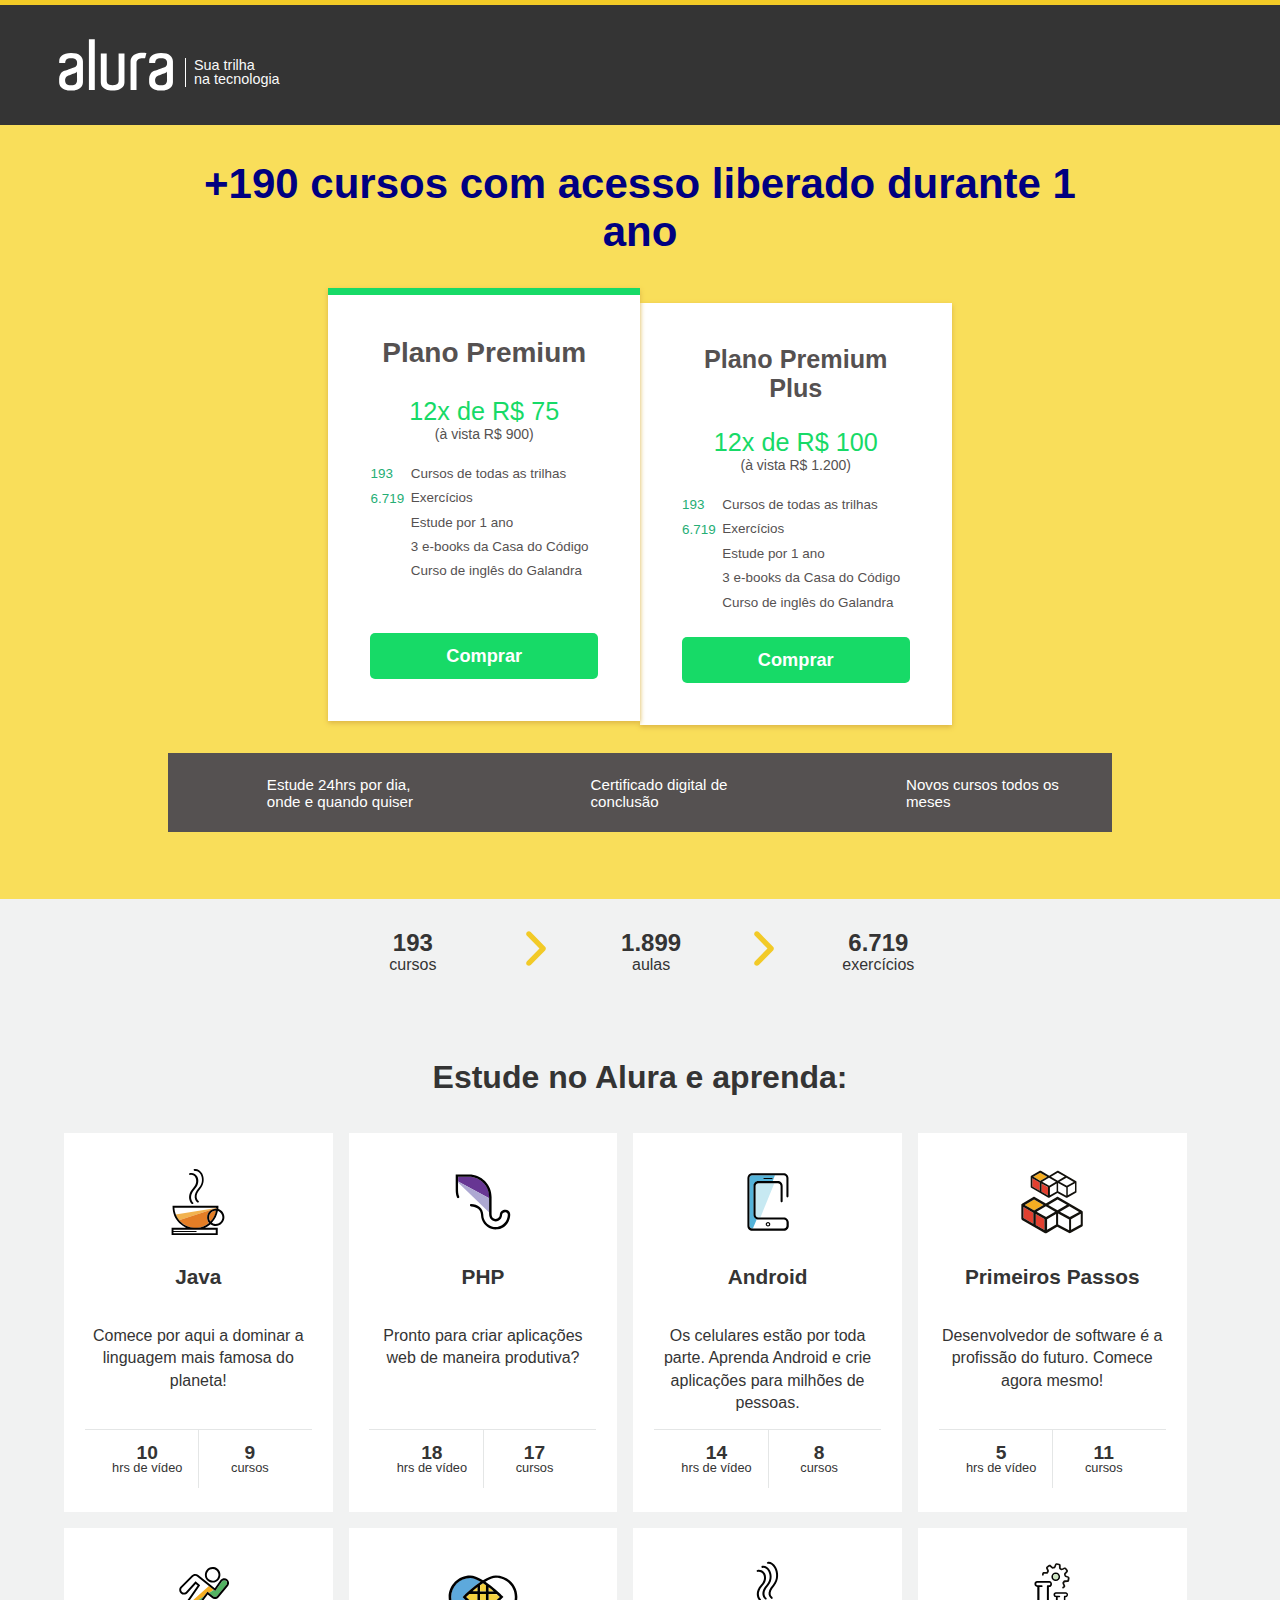
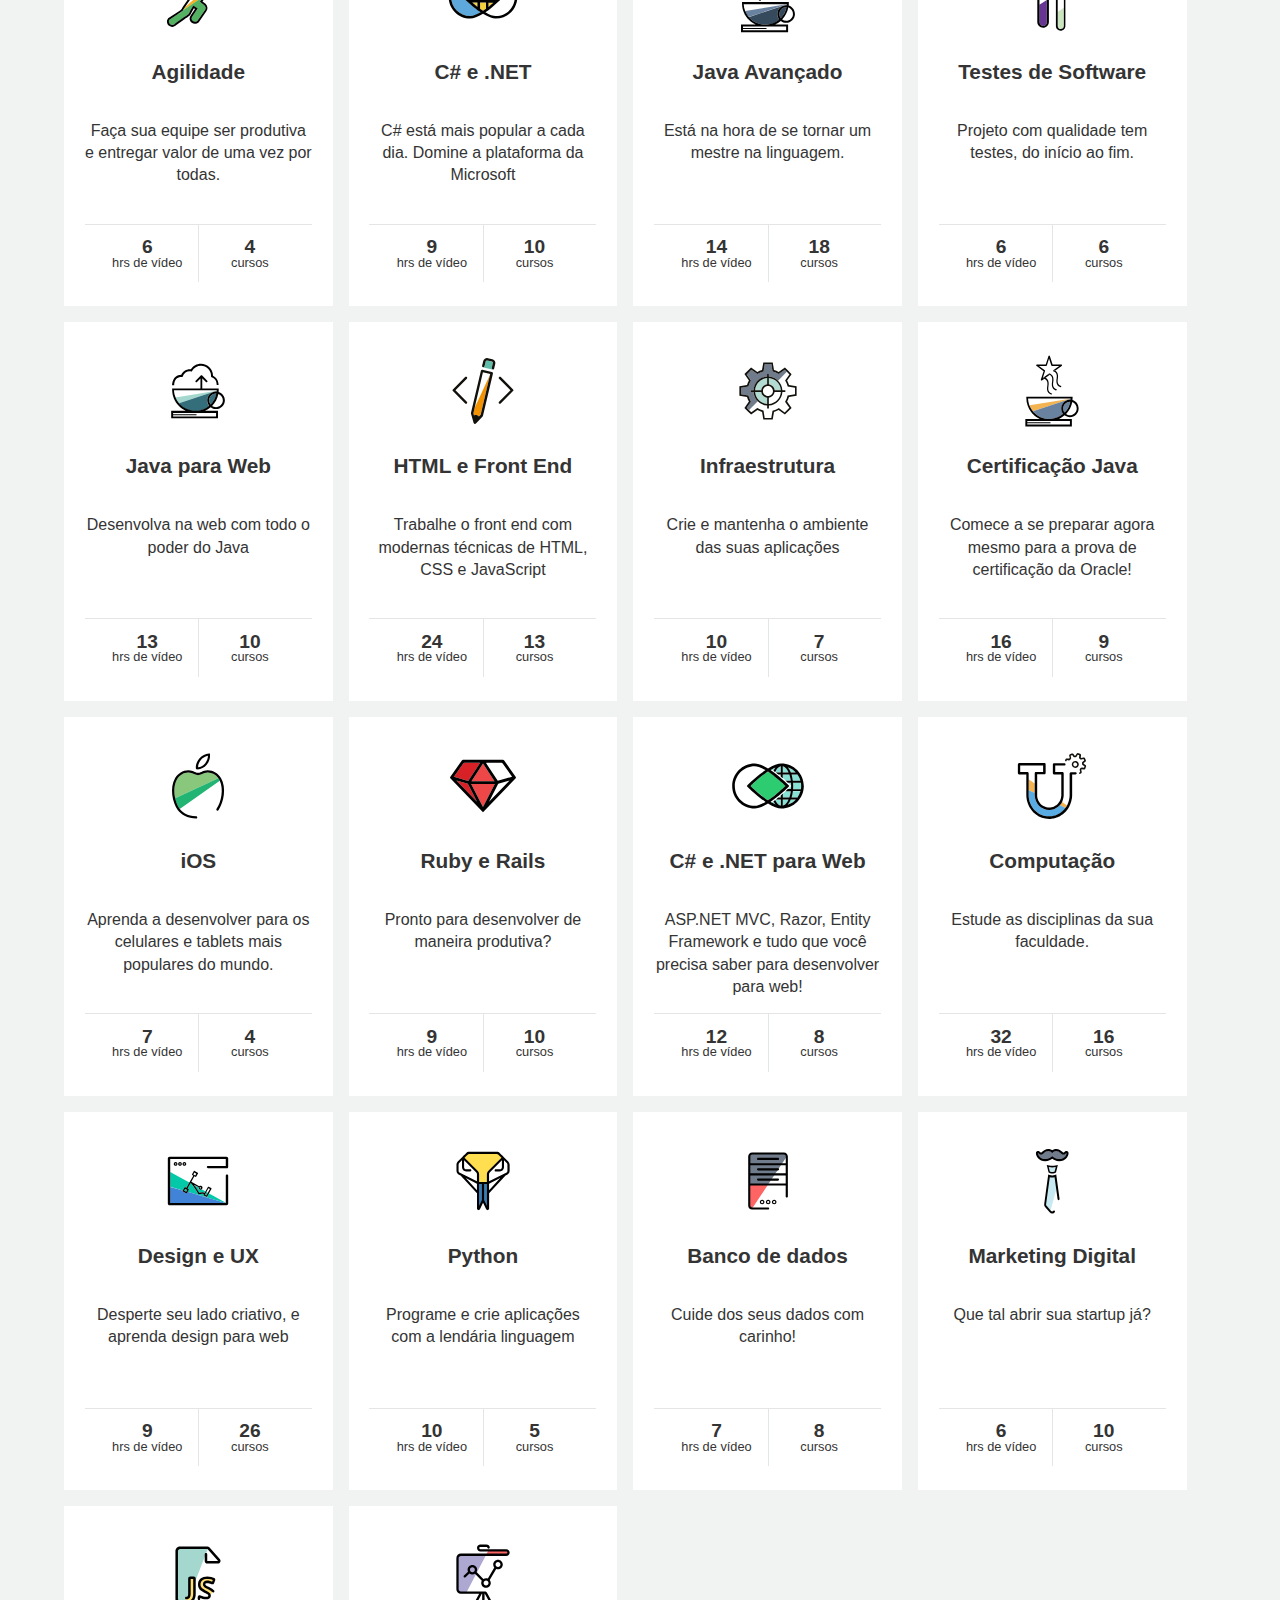
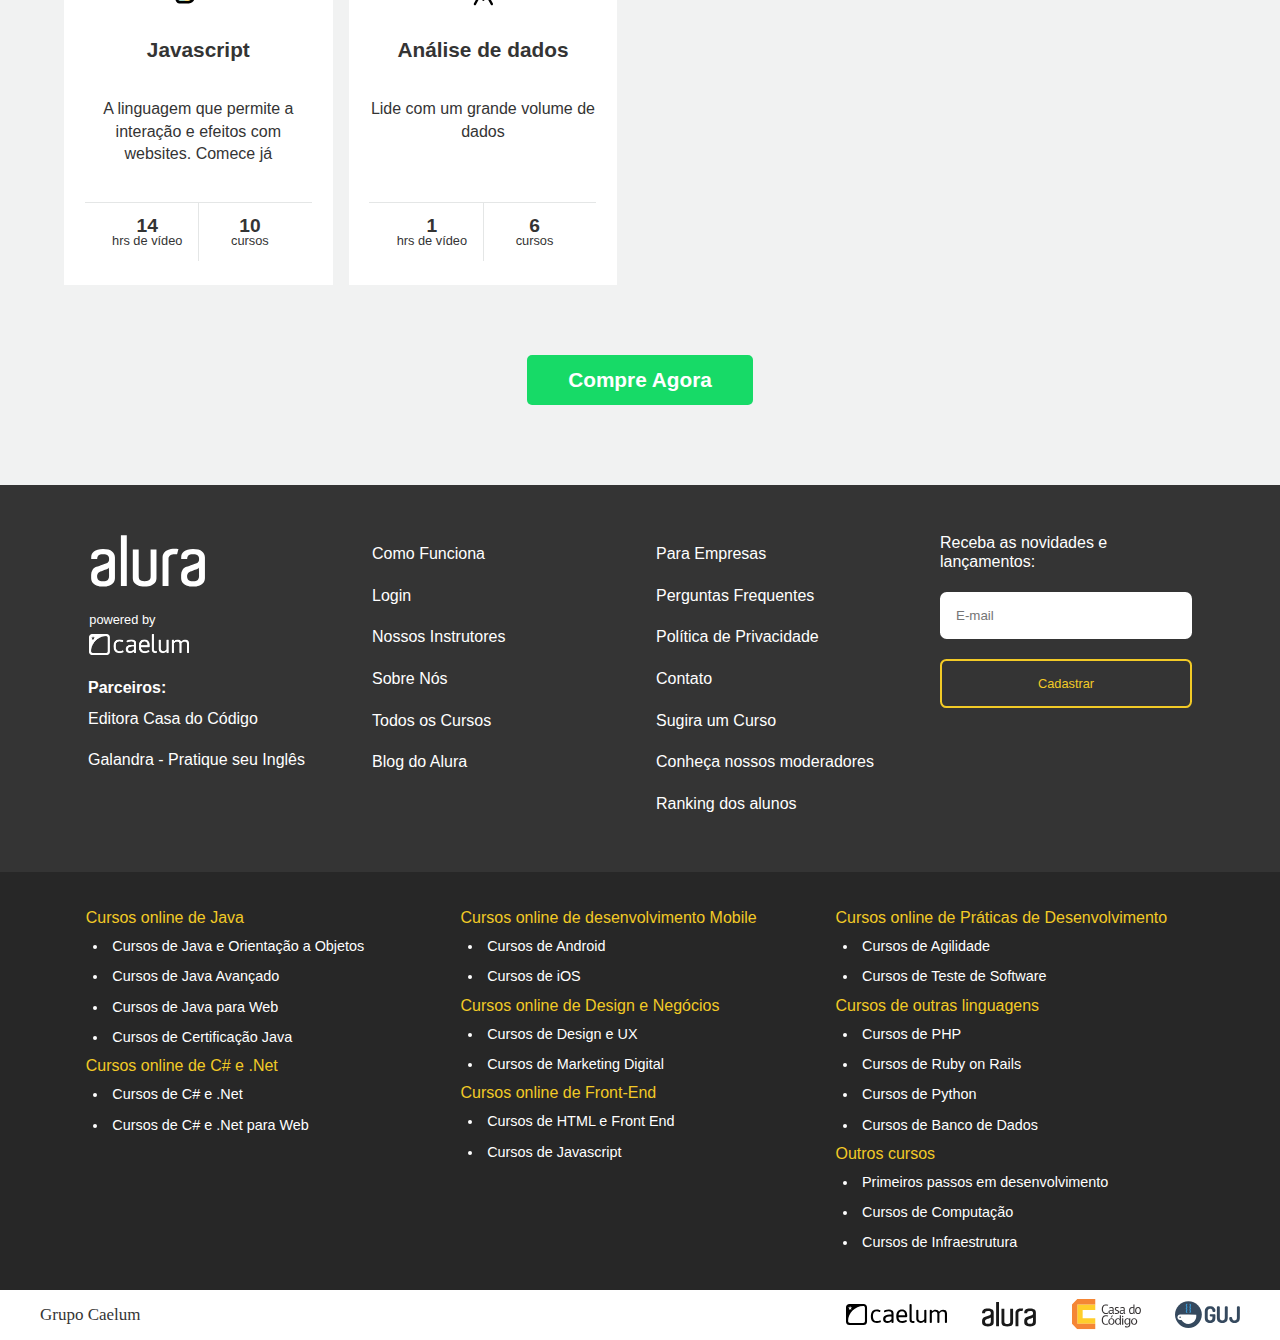
<file: geral.html>
<!DOCTYPE html>
<!-- saved from url=(0040)https://www.alura.com.br/torne-se-membro -->
<html><head><meta http-equiv="Content-Type" content="text/html; charset=UTF-8">
	
		
	
	
	<meta property="og:title" content="Cursos online de programação, design e tecnologia | Alura">
	<title>Cursos online de programação, design e tecnologia | Alura</title>

	
		
	
	
	<meta name="description" content="Aprenda Java, C#, PHP, HTML, JavaScript, Rails, Linux no Alura sem sair de casa, com a qualidade Caelum.">
	<meta property="og:description" content="Aprenda Java, C#, PHP, HTML, JavaScript, Rails, Linux no Alura sem sair de casa, com a qualidade Caelum.">

		
	<meta charset="UTF-8">
	<meta name="viewport" content="width=device-width,initial-scale=1">
	<link rel="icon" href="https://www.alura.com.br/images/alura/favicon.ico">

	<meta property="og:site_name" content="Alura">

	
		
		
			<meta property="og:image" content="https://www.alura.com.br/images/alura/logo-alura-preto.png">
		
	

	<meta property="fb:admins" content="701388710,1550986373,583111387,644972754">
	<meta property="fb:app_id" content="140078819399376">

	<link href="./assets/css" rel="stylesheet" type="text/css">
	<link rel="stylesheet" href="./assets/reset.315a45d7.css">
	<link rel="stylesheet" href="./assets/jquery.bxslider.10a565df.css">
	<link rel="stylesheet" href="./assets/index.235cc44b.css">
	<link rel="stylesheet" href="./assets/custom.css?2">
		
		
	

	


<script>
  (function(i,s,o,g,r,a,m){i['GoogleAnalyticsObject']=r;i[r]=i[r]||function(){
  (i[r].q=i[r].q||[]).push(arguments)},i[r].l=1*new Date();a=s.createElement(o),
  m=s.getElementsByTagName(o)[0];a.async=1;a.src=g;m.parentNode.insertBefore(a,m)
  })(window,document,'script','//www.google-analytics.com/analytics.js','ga');

  ga('create', 'UA-42101548-1', 'alura.com.br');
  ga('require', 'displayfeatures');
  ga('send', 'pageview');
</script>

	

	<noscript>&lt;link rel="stylesheet" href="https://s3.amazonaws.com/caelum-online-public/css-alura-2/paths.css"&gt;</noscript>
	<script>
		!function(a,b,c,d){function e(){g||(a.body.appendChild(f),g=!0)}var f=a.createElement("div"),g=!1,h=a.getElementsByTagName("head")[0];c in a&&a[c]("DOMContentLoaded",e,!1),c in b&&b[c]("load",e,!1),d in b&&b.attachEvent("onload",e),b.onload=e,b.async=function(b,c){var d,e=a.createElement("js"==b?"script":"link");"js"==b?(e.src=e.async=c,d=h):(e.rel="stylesheet",e.href=c,d=f),d.appendChild(e)}}(document,window,"addEventListener","attachEvent");
		async('css', "https://s3.amazonaws.com/caelum-online-public/css-alura-2/paths.css");
	</script>
	<link rel="subresource prefetch" href="./assets/paths.css">
</head>

<body id="top">
<section class="header header-other">
	
	<div class="header-container">
		<header>
			
			<div class="menu-logo alura-logo">
				<!-- <a href="https://www.alura.com.br/"> -->
					<img class="logo" src="./assets/logo.svg" alt="Alura">
					<span class="logo-text">
						<span>Sua trilha</span>
						<span>na tecnologia</span>
					</span>
				<!-- </a> -->
			</div><!--
			-->
			

			
		</header>

		

	</div>
</section>










<section class="signup">
	
		
		
			<a href="#trilhas" style="text-decoration:none">
				<h1 class="signup-title">
					+190 cursos com acesso liberado durante 1 ano
				</h1><br><br>
			</a>
		
	
	
<div class="signup-cards">
		<div class="signup-card signup-card-premium">
			<h2 class="signup-card-title">Plano Premium</h2>
			<span class="signup-card-description"></span>
			<span class="signup-card-portionPrice">12x de R$ 75</span>
			<span class="signup-card-fullPrice">(à vista R$ 900)</span>
			<div class="signup-card-info">
				<span class="signup-card-info-item signup-card-info-allCourses">
					<span class="signup-card-allCourses-number">
						193
					</span>
					<span class="signup-card-allCourses-text">Cursos de todas as trilhas</span>
				</span>
				<span class="signup-card-info-item signup-card-info-exercises">
					<span class="signup-card-exercises-number">
						6.719
					</span>
					<span class="signup-card-exercises-text">Exercícios</span>
				</span>
				<span class="signup-card-info-item signup-card-info-future">
					<span class="signup-card-futureCourses-check positiveCheck">Estude por 1 ano</span>
				</span>
				<span class="signup-card-info-item signup-card-info-ebooks">
					<span class="signup-card-ebooks-check negativeCheck">3 e-books da Casa do Código</span>
				</span>
				<span class="signup-card-info-item signup-card-info-galandra">
					<span class="signup-card-galandra-check negativeCheck">Curso de inglês do Galandra</span>
				</span>
			</div>
			<a class="signup-card-buy-action" href="https://www.alura.com.br/compra/premium/">Comprar</a>
		</div>
		<div class="signup-card signup-card-premiumPlus">
			<h2 class="signup-card-title">Plano Premium Plus</h2>
			<span class="signup-card-description"></span>
			<span class="signup-card-portionPrice">12x de R$ 100</span>
			<span class="signup-card-fullPrice">(à vista R$ 1.200)</span>
			<div class="signup-card-info">
				<span class="signup-card-info-item signup-card-info-allCourses">
					<span class="signup-card-allCourses-number">
						193
					</span>
					<span class="signup-card-allCourses-text">Cursos de todas as trilhas</span>
				</span>
				<span class="signup-card-info-item signup-card-info-exercises">
					<span class="signup-card-exercises-number">
						6.719
					</span>
					<span class="signup-card-exercises-text">Exercícios</span>
				</span>
				<span class="signup-card-info-item signup-card-info-future">
					<span class="signup-card-futureCourses-check positiveCheck">Estude por 1 ano</span>
				</span>
				<span class="signup-card-info-item signup-card-info-ebooks">
					<span class="signup-card-ebooks-check positiveCheck">3 e-books da Casa do Código</span>
				</span>
				<span class="signup-card-info-item signup-card-info-galandra">
					<span class="signup-card-galandra-check positiveCheck">Curso de inglês do Galandra</span>
				</span>
			</div>
			<a class="signup-card-buy-action" href="https://www.alura.com.br/compra/premiumplus/">Comprar</a>
		</div>
		
		
	</div>

	<dl class="signup-advantages">
		<dd class="signup-advantages-item advantages-icon-computerNight">Estude 24hrs por dia, onde e quando quiser</dd>
		<dd class="signup-advantages-item advantages-icon-certify">Certificado digital de conclusão</dd>
		<dd class="signup-advantages-item advantages-icon-rotation">Novos cursos todos os meses</dd>
	</dl>
	

</section>





<section class="statistics-box">
	<ul class="container">
		<li class="arrow">
			<p>193
			</p>
			<p>cursos</p>
		</li><!--
		--><li class="section-statistics arrow">
			<p>
				1.899
			</p>
			<p>aulas</p>
		</li><!---
		--><li class="arrow">
			<p>6.719
			</p>
			<p>exercícios</p>
		</li>
		
	</ul>
</section>




<section class="paths" id="trilhas">
	<div class="paths-container">
		<h2>Estude no Alura e aprenda:</h2>
		
		<ul>
			
				



<li class="product">
	<a  class="product-icon">
		<img class="product-icon-image" src="./assets/paths/path-java.svg" alt="Trilha Java">
		<h3 class="home-path-title">Java</h3>
		<p class="description">Comece por aqui a dominar a linguagem mais famosa do planeta!</p>
		<ul>
			<li class="product-info">
				<span class="box-number">10</span>
				<span>hrs de vídeo</span>
			</li><!--
			--><li class="product-info">
				<span class="box-number">9</span>
			<span>cursos</span>
			</li>
		</ul>
	</a>
				
			
				



</li><li class="product">
	<a  class="product-icon">
		<img class="product-icon-image" src="./assets/paths/path-php.svg" alt="Trilha PHP">
		<h3 class="home-path-title">PHP</h3>
		<p class="description">Pronto para criar aplicações web de maneira produtiva?</p>
		<ul>
			<li class="product-info">
				<span class="box-number">18</span>
				<span>hrs de vídeo</span>
			</li><!--
			--><li class="product-info">
				<span class="box-number">17</span>
			<span>cursos</span>
			</li>
		</ul>
		
	</a>
				
			
				



</li><li class="product">
	<a  class="product-icon">
		<img class="product-icon-image" src="./assets/paths/path-android.svg" alt="Trilha Android">
		<h3 class="home-path-title">Android</h3>
		<p class="description">Os celulares estão por toda parte. Aprenda Android e crie aplicações para milhões de pessoas.</p>
		<ul>
			<li class="product-info">
				<span class="box-number">14</span>
				<span>hrs de vídeo</span>
			</li><!--
			--><li class="product-info">
				<span class="box-number">8</span>
			<span>cursos</span>
			</li>
		</ul>
		
	</a>
				
			
				



</li><li class="product">
	<a  class="product-icon">
		<img class="product-icon-image" src="./assets/paths/path-primeiros-passos.svg" alt="Trilha Primeiros Passos">
		<h3 class="home-path-title">Primeiros Passos</h3>
		<p class="description">Desenvolvedor de software é a profissão do futuro. Comece agora mesmo!</p>
		<ul>
			<li class="product-info">
				<span class="box-number">5</span>
				<span>hrs de vídeo</span>
			</li><!--
			--><li class="product-info">
				<span class="box-number">11</span>
			<span>cursos</span>
			</li>
		</ul>
		
	</a>
				
			
				



</li><li class="product">
	<a  class="product-icon">
		<img class="product-icon-image" src="./assets/paths/path-agilidade.svg" alt="Trilha Agilidade">
		<h3 class="home-path-title">Agilidade</h3>
		<p class="description">Faça sua equipe ser produtiva e entregar valor de uma vez por todas.</p>
		<ul>
			<li class="product-info">
				<span class="box-number">6</span>
				<span>hrs de vídeo</span>
			</li><!--
			--><li class="product-info">
				<span class="box-number">4</span>
			<span>cursos</span>
			</li>
		</ul>
		
	</a>
				
			
				



</li><li class="product">
	<a  class="product-icon">
		<img class="product-icon-image" src="./assets/paths/path-csharp.svg" alt="Trilha C# e .NET">
		<h3 class="home-path-title">C# e .NET</h3>
		<p class="description">C# está mais popular a cada dia. Domine a plataforma da Microsoft</p>
		<ul>
			<li class="product-info">
				<span class="box-number">9</span>
				<span>hrs de vídeo</span>
			</li><!--
			--><li class="product-info">
				<span class="box-number">10</span>
			<span>cursos</span>
			</li>
		</ul>
		
	</a>
				
			
				



</li><li class="product">
	<a  class="product-icon">
		<img class="product-icon-image" src="./assets/paths/path-java-avancado.svg" alt="Trilha Java Avançado">
		<h3 class="home-path-title">Java Avançado</h3>
		<p class="description">Está na hora de se tornar um mestre na linguagem.</p>
		<ul>
			<li class="product-info">
				<span class="box-number">14</span>
				<span>hrs de vídeo</span>
			</li><!--
			--><li class="product-info">
				<span class="box-number">18</span>
			<span>cursos</span>
			</li>
		</ul>
		
	</a>
				
			
				



</li><li class="product">
	<a  class="product-icon">
		<img class="product-icon-image" src="./assets/paths/path-testes.svg" alt="Trilha Testes de Software">
		<h3 class="home-path-title">Testes de Software</h3>
		<p class="description">Projeto com qualidade tem testes, do início ao fim.</p>
		<ul>
			<li class="product-info">
				<span class="box-number">6</span>
				<span>hrs de vídeo</span>
			</li><!--
			--><li class="product-info">
				<span class="box-number">6</span>
			<span>cursos</span>
			</li>
		</ul>
		
	</a>
				
			
				



</li><li class="product">
	<a  class="product-icon">
		<img class="product-icon-image" src="./assets/paths/path-java-web.svg" alt="Trilha Java para Web">
		<h3 class="home-path-title">Java para Web</h3>
		<p class="description">Desenvolva na web com todo o poder do Java</p>
		<ul>
			<li class="product-info">
				<span class="box-number">13</span>
				<span>hrs de vídeo</span>
			</li><!--
			--><li class="product-info">
				<span class="box-number">10</span>
			<span>cursos</span>
			</li>
		</ul>
		
	</a>
				
			
				



</li><li class="product">
	<a  class="product-icon">
		<img class="product-icon-image" src="./assets/paths/path-front-end.svg" alt="Trilha HTML e Front End">
		<h3 class="home-path-title">HTML e Front End</h3>
		<p class="description">Trabalhe o front end com modernas técnicas de HTML, CSS e JavaScript</p>
		<ul>
			<li class="product-info">
				<span class="box-number">24</span>
				<span>hrs de vídeo</span>
			</li><!--
			--><li class="product-info">
				<span class="box-number">13</span>
			<span>cursos</span>
			</li>
		</ul>
		
	</a>
				
			
				



</li><li class="product">
	<a  class="product-icon">
		<img class="product-icon-image" src="./assets/paths/path-devops.svg" alt="Trilha Infraestrutura">
		<h3 class="home-path-title">Infraestrutura</h3>
		<p class="description">Crie e mantenha o ambiente das suas aplicações</p>
		<ul>
			<li class="product-info">
				<span class="box-number">10</span>
				<span>hrs de vídeo</span>
			</li><!--
			--><li class="product-info">
				<span class="box-number">7</span>
			<span>cursos</span>
			</li>
		</ul>
		
	</a>
				
			
				



</li><li class="product">
	<a  class="product-icon">
		<img class="product-icon-image" src="./assets/paths/path-certificacao-java.svg" alt="Trilha Certificação Java">
		<h3 class="home-path-title">Certificação Java</h3>
		<p class="description">Comece a se preparar agora mesmo para a prova de certificação da Oracle!</p>
		<ul>
			<li class="product-info">
				<span class="box-number">16</span>
				<span>hrs de vídeo</span>
			</li><!--
			--><li class="product-info">
				<span class="box-number">9</span>
			<span>cursos</span>
			</li>
		</ul>
		
	</a>
				
			
				



</li><li class="product">
	<a  class="product-icon">
		<img class="product-icon-image" src="./assets/paths/path-ios.svg" alt="Trilha iOS">
		<h3 class="home-path-title">iOS</h3>
		<p class="description">Aprenda a desenvolver para os celulares e tablets mais populares do mundo.</p>
		<ul>
			<li class="product-info">
				<span class="box-number">7</span>
				<span>hrs de vídeo</span>
			</li><!--
			--><li class="product-info">
				<span class="box-number">4</span>
			<span>cursos</span>
			</li>
		</ul>
		
	</a>
				
			
				



</li><li class="product">
	<a  class="product-icon">
		<img class="product-icon-image" src="./assets/paths/path-ruby-e-rails.svg" alt="Trilha Ruby e Rails">
		<h3 class="home-path-title">Ruby e Rails</h3>
		<p class="description">Pronto para desenvolver de maneira produtiva?</p>
		<ul>
			<li class="product-info">
				<span class="box-number">9</span>
				<span>hrs de vídeo</span>
			</li><!--
			--><li class="product-info">
				<span class="box-number">10</span>
			<span>cursos</span>
			</li>
		</ul>
		
	</a>
				
			
				



</li><li class="product">
	<a  class="product-icon">
		<img class="product-icon-image" src="./assets/paths/path-csharp-web.svg" alt="Trilha C# e .NET para Web">
		<h3 class="home-path-title">C# e .NET para Web</h3>
		<p class="description">ASP.NET MVC, Razor, Entity Framework e tudo que você precisa saber para desenvolver para web!</p>
		<ul>
			<li class="product-info">
				<span class="box-number">12</span>
				<span>hrs de vídeo</span>
			</li><!--
			--><li class="product-info">
				<span class="box-number">8</span>
			<span>cursos</span>
			</li>
		</ul>
		
	</a>
				
			
				



</li><li class="product">
	<a  class="product-icon">
		<img class="product-icon-image" src="./assets/paths/path-computacao.svg" alt="Trilha Computação">
		<h3 class="home-path-title">Computação</h3>
		<p class="description">Estude as disciplinas da sua faculdade.</p>
		<ul>
			<li class="product-info">
				<span class="box-number">32</span>
				<span>hrs de vídeo</span>
			</li><!--
			--><li class="product-info">
				<span class="box-number">16</span>
			<span>cursos</span>
			</li>
		</ul>
		
	</a>
				
			
				



</li><li class="product">
	<a  class="product-icon">
		<img class="product-icon-image" src="./assets/paths/path-design-e-ux.svg" alt="Trilha Design e UX">
		<h3 class="home-path-title">Design e UX</h3>
		<p class="description">Desperte seu lado criativo, e aprenda design para web</p>
		<ul>
			<li class="product-info">
				<span class="box-number">9</span>
				<span>hrs de vídeo</span>
			</li><!--
			--><li class="product-info">
				<span class="box-number">26</span>
			<span>cursos</span>
			</li>
		</ul>
		
	</a>
				
			
				



</li><li class="product">
	<a  class="product-icon">
		<img class="product-icon-image" src="./assets/paths/path-python.svg" alt="Trilha Python">
		<h3 class="home-path-title">Python</h3>
		<p class="description">Programe e crie aplicações com a lendária linguagem</p>
		<ul>
			<li class="product-info">
				<span class="box-number">10</span>
				<span>hrs de vídeo</span>
			</li><!--
			--><li class="product-info">
				<span class="box-number">5</span>
			<span>cursos</span>
			</li>
		</ul>
		
	</a>
				
			
				



</li><li class="product">
	<a  class="product-icon">
		<img class="product-icon-image" src="./assets/paths/path-banco-de-dados.svg" alt="Trilha Banco de dados">
		<h3 class="home-path-title">Banco de dados</h3>
		<p class="description">Cuide dos seus dados com carinho!</p>
		<ul>
			<li class="product-info">
				<span class="box-number">7</span>
				<span>hrs de vídeo</span>
			</li><!--
			--><li class="product-info">
				<span class="box-number">8</span>
			<span>cursos</span>
			</li>
		</ul>
		
	</a>
				
			
				



</li><li class="product">
	<a  class="product-icon">
		<img class="product-icon-image" src="./assets/paths/path-negocios.svg" alt="Trilha Marketing Digital">
		<h3 class="home-path-title">Marketing Digital</h3>
		<p class="description">Que tal abrir sua startup já?</p>
		<ul>
			<li class="product-info">
				<span class="box-number">6</span>
				<span>hrs de vídeo</span>
			</li><!--
			--><li class="product-info">
				<span class="box-number">10</span>
			<span>cursos</span>
			</li>
		</ul>
		
	</a>
				
			
				



</li><li class="product">
	<a  class="product-icon">
		<img class="product-icon-image" src="./assets/paths/path-javascript-back-e-front.svg" alt="Trilha Javascript">
		<h3 class="home-path-title">Javascript</h3>
		<p class="description">A linguagem que permite a interação e efeitos com websites. Comece já </p>
		<ul>
			<li class="product-info">
				<span class="box-number">14</span>
				<span>hrs de vídeo</span>
			</li><!--
			--><li class="product-info">
				<span class="box-number">10</span>
			<span>cursos</span>
			</li>
		</ul>
		
	</a>
				
			
				



</li><li class="product">
	<a  class="product-icon">
		<img class="product-icon-image" src="./assets/paths/path-big-data.svg" alt="Trilha Análise de dados">
		<h3 class="home-path-title">Análise de dados</h3>
		<p class="description">Lide com um grande volume de dados </p>
		<ul>
			<li class="product-info">
				<span class="box-number">1</span>
				<span>hrs de vídeo</span>
			</li><!--
			--><li class="product-info">
				<span class="box-number">6</span>
			<span>cursos</span>
			</li>
		</ul>
		
	</a>
				
			
		</li></ul>

	<div style="text-align:center">
		<a class="signup-card-buy-action" href="#top" style="display: inline-block;
    padding-left: 2em;
    padding-right: 2em;
    margin-top: 3em;">Compre Agora</a>
	</div>

	</div>
</section>




<footer>
	<div class="footer-container">
		<ul class="footer-information">
			<a href="https://www.alura.com.br"  class="alura-logo">
				<img class="logo" src="./assets/logo.svg" alt="Alura">
			</a>

			<a href="http://www.caelum.com.br" class="footer-powered alura-logo">
					<p class="footer-powered-logo">powered by</p> 
					<img class="caelum-logo" src="./assets/caelum-logo.png" />
			</a>
			
			<p class="partners-title">Parceiros:</p>
			<li><a href="http://www.casadocodigo.com.br" target="_blank">Editora Casa do Código</a></li>
			<li><a href="http://www.galandra.com.br" target="_blank">Galandra - Pratique seu Inglês</a></li>
		</ul><!--
		--><ul class="footer-information">
			<li><a  href="https://www.alura.com.br/torne-se-membro">Como Funciona</a></li>
			<li><a href="https://www.alura.com.br/loginForm">Login</a></li>
			<li><a href="https://www.alura.com.br/instrutores">Nossos Instrutores</a></li>
			<li><a href="https://www.alura.com.br/sobre">Sobre Nós</a></li>
			<li><a href="https://www.alura.com.br/todos-cursos">Todos os Cursos</a>
			<li><a href="http://blog.alura.com.br/">Blog do Alura</a>
		</ul><!--
		--><ul class="footer-information social-media">
			<li><a href="https://www.alura.com.br/contato-empresas">Para Empresas</a></li>
			<li><a href="http://suporte.alura.com.br" target="_blank">Perguntas Frequentes</a></li>
			<li><a href="https://www.alura.com.br/politica-de-privacidade">Política de Privacidade</a>
			<li><a href="https://www.alura.com.br/contato">Contato</a></li>
			<li>
				<a href="https://feedback.userreport.com/409aa4ef-3399-4f03-ba57-cb36f702a520/#ideas/popular">Sugira um Curso</a>
			</li>
			<li><a href="https://www.alura.com.br/moderadores">Conheça nossos moderadores</a></li>
			<li><a href="https://www.alura.com.br/rank">Ranking dos alunos</a></li>
			
		</ul><!--
		--><form class="newsletter footer-information" action="/newsletter/subscribeAlura" method="POST" target="_self" onsubmit="">
				<div class="ss-form-entry">
						Receba as novidades e lançamentos:
						<label class="newsletter-info" ></label>
				<div class="sprite-email"></div>
					<input class="input field" type="email" placeholder="E-mail" name="email" value="" required="required">
				</div>
				<input type="submit" name="Cadastrar" value="Cadastrar" class="btn btn-highlighted btn-small btn-inverse">
		</form>
	</div>

	<nav class="sitemap">
		<ul class="sitemap-container">
			<li class="sitemap-section">
				<span class="section-path">Cursos online de Java</span>
				<ul>
			   		<li><a href="https://www.alura.com.br/cursos-online-java">Cursos de Java e Orientação a Objetos</a></li>
			   		<li><a href="https://www.alura.com.br/cursos-online-java-avancado">Cursos de Java Avançado</a></li>
			   		<li><a href="https://www.alura.com.br/cursos-online-java-web">Cursos de Java para Web</a></li>
			   		<li><a href="https://www.alura.com.br/cursos-online-certificacao-java">Cursos de Certificação Java</a></li>
				</ul>
				<span class="section-path">Cursos online de C# e .Net</span>
				<ul>
			   		<li><a href="https://www.alura.com.br/cursos-online-csharp">Cursos de C# e .Net</a></li>
			   		<li><a href="https://www.alura.com.br/cursos-online-csharp">Cursos de C# e .Net para Web</a></li>
				</ul>
	   		</li><!--
	   		--><li class="sitemap-section">
				<span class="section-path">Cursos online de desenvolvimento Mobile</span>
				<ul>
			   		<li><a href="https://www.alura.com.br/cursos-online-android">Cursos de Android</a></li>
			   		<li><a href="https://www.alura.com.br/cursos-online-ios">Cursos de iOS</a></li>
				</ul>
				<span class="section-path">Cursos online de Design e Negócios</span>
				<ul>
			   		<li><a href="https://www.alura.com.br/cursos-online-design-e-ux">Cursos de Design e UX</a></li>
			   		<li><a href="https://www.alura.com.br/cursos-online-negocios">Cursos de Marketing Digital</a></li>
				</ul>
				<span class="section-path">Cursos online de Front-End</span>
				<ul>
			   		<li><a href="https://www.alura.com.br/cursos-online-front-end">Cursos de HTML e Front End</a></li>
			   		<li><a href="https://www.alura.com.br/cursos-online-javascript-back-e-front">Cursos de Javascript</a></li>
				</ul>
	   		</li><!--
	   		--><li class="sitemap-section">
				<span class="section-path">Cursos online de Práticas de Desenvolvimento</span>
				<ul>
			   		<li><a href="https://www.alura.com.br/cursos-online-agilidade">Cursos de Agilidade</a></li>
			   		<li><a href="https://www.alura.com.br/cursos-online-testes">Cursos de Teste de Software</a></li>
				</ul>
				<span class="section-path">Cursos de outras linguagens</span>
				<ul>
			   		<li><a href="https://www.alura.com.br/cursos-online-php">Cursos de PHP</a></li>
			   		<li><a href="https://www.alura.com.br/cursos-online-ruby-e-rails">Cursos de Ruby on Rails</a></li>
			   		<li><a href="https://www.alura.com.br/cursos-online-python">Cursos de Python</a></li>
			   		<li><a href="https://www.alura.com.br/cursos-online-banco-de-dados">Cursos de Banco de Dados</a></li>
				</ul>
				<span class="section-path">Outros cursos</span>
				<ul>
			   		<li><a href="https://www.alura.com.br/cursos-online-primeiros-passos">Primeiros passos em desenvolvimento</a></li>
			   		<li><a href="https://www.alura.com.br/cursos-online-computacao">Cursos de Computação</a></li>
			   		<li><a href="https://www.alura.com.br/cursos-online-devops">Cursos de Infraestrutura</a></li>
				</ul>
	   		</li>
		</ul>
	</nav>
</footer>
<div >
	<div class="caelumGroup-footer">
		<p ><a class="caelumGroup-title" href="http://www.caelum.com.br/grupo">Grupo Caelum</a></p>
		
		<ul>
			<li><a href="https://www.caelum.com.br"><img alt="" class="caelumGroup-footer-logo" src="./assets/caelum-logo.svg"></a></li>
			<li><a href="https://www.alura.com.br"><img alt="" class="caelumGroup-footer-alura-logo"  src="./assets/alura-logo.svg"></a></li>
			<li><a href="http://www.casadocodigo.com.br"><img class="caelumGroup-footer-cdc-logo" alt="" src="./assets/c-d-c-logo.svg"></a></li>
			<li><a href="http://www.guj.com.br"><img alt="" class="caelumGroup-footer-guj-logo" src="./assets/g-u-j-logo.svg"></a></li>
		</ul>
	</div>
</div>





<div><link rel="stylesheet" href="./assets/paths.css"></div></body></html>
</file>
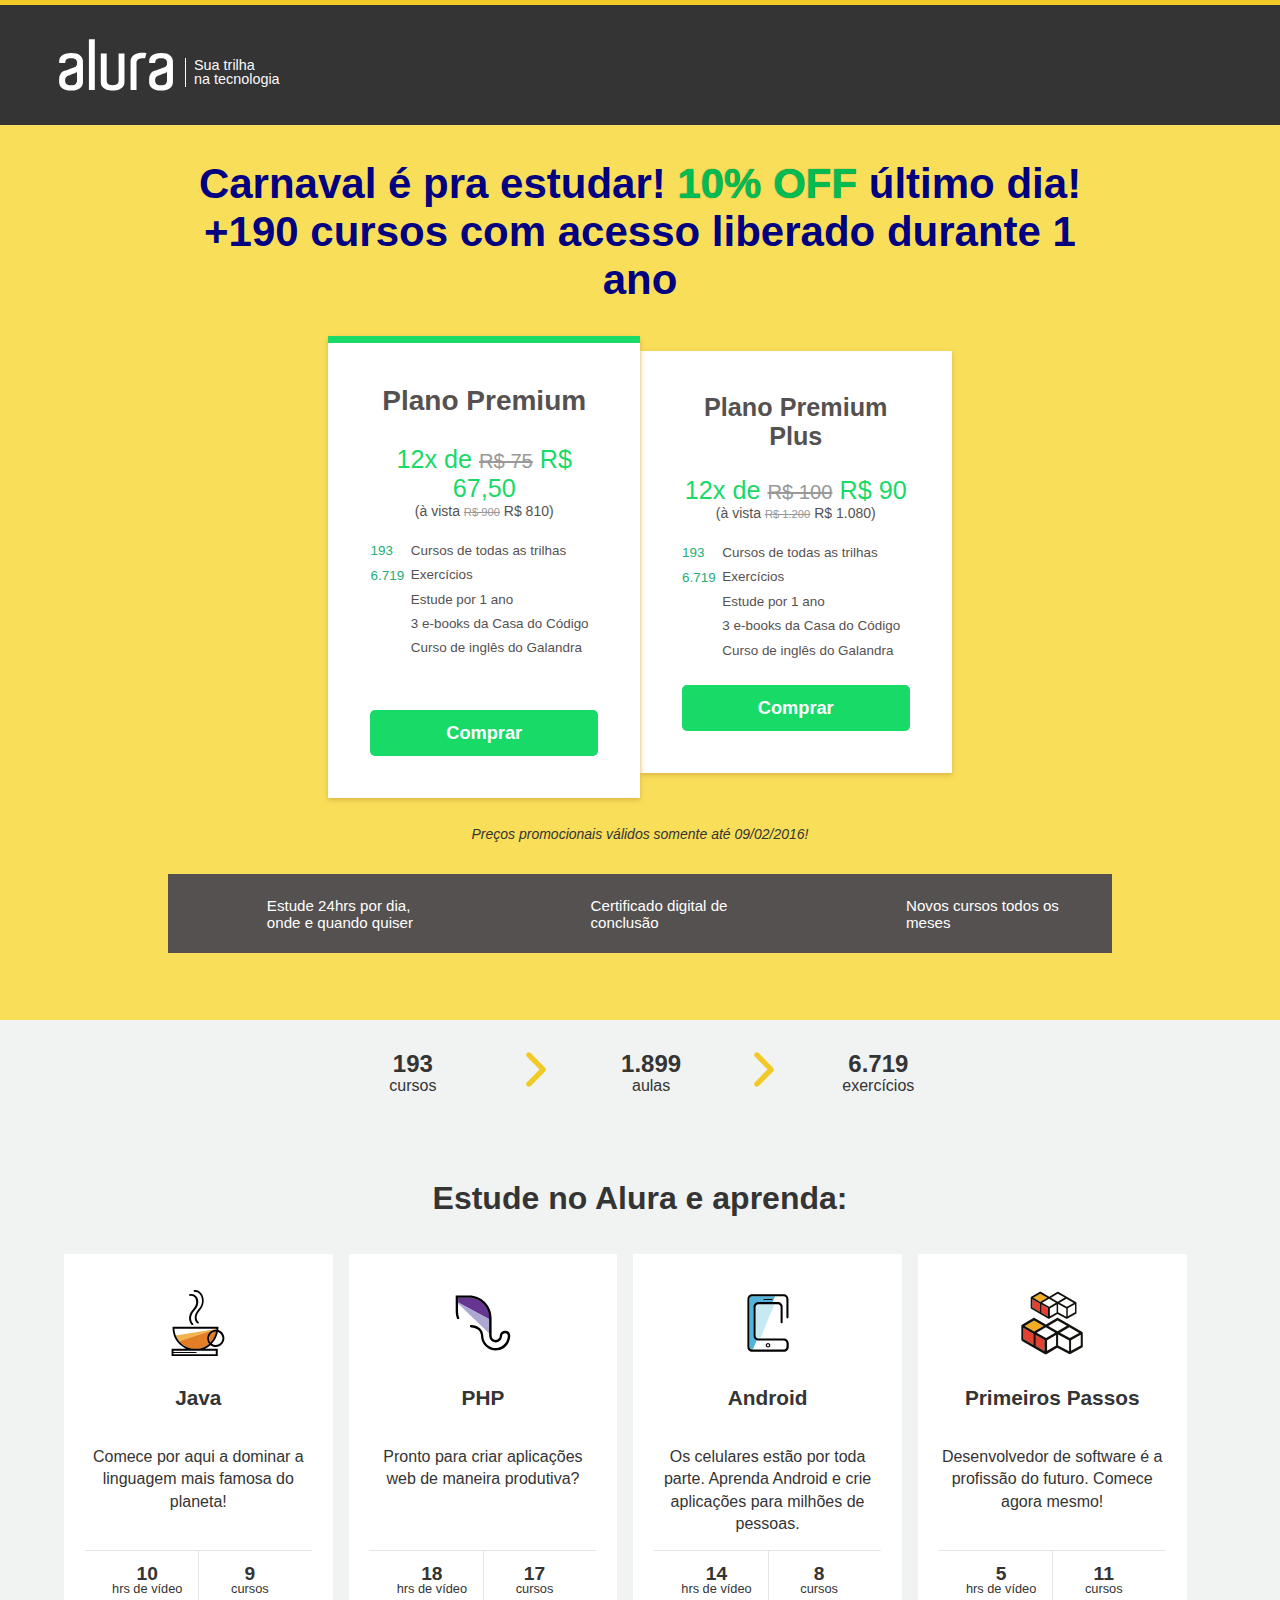
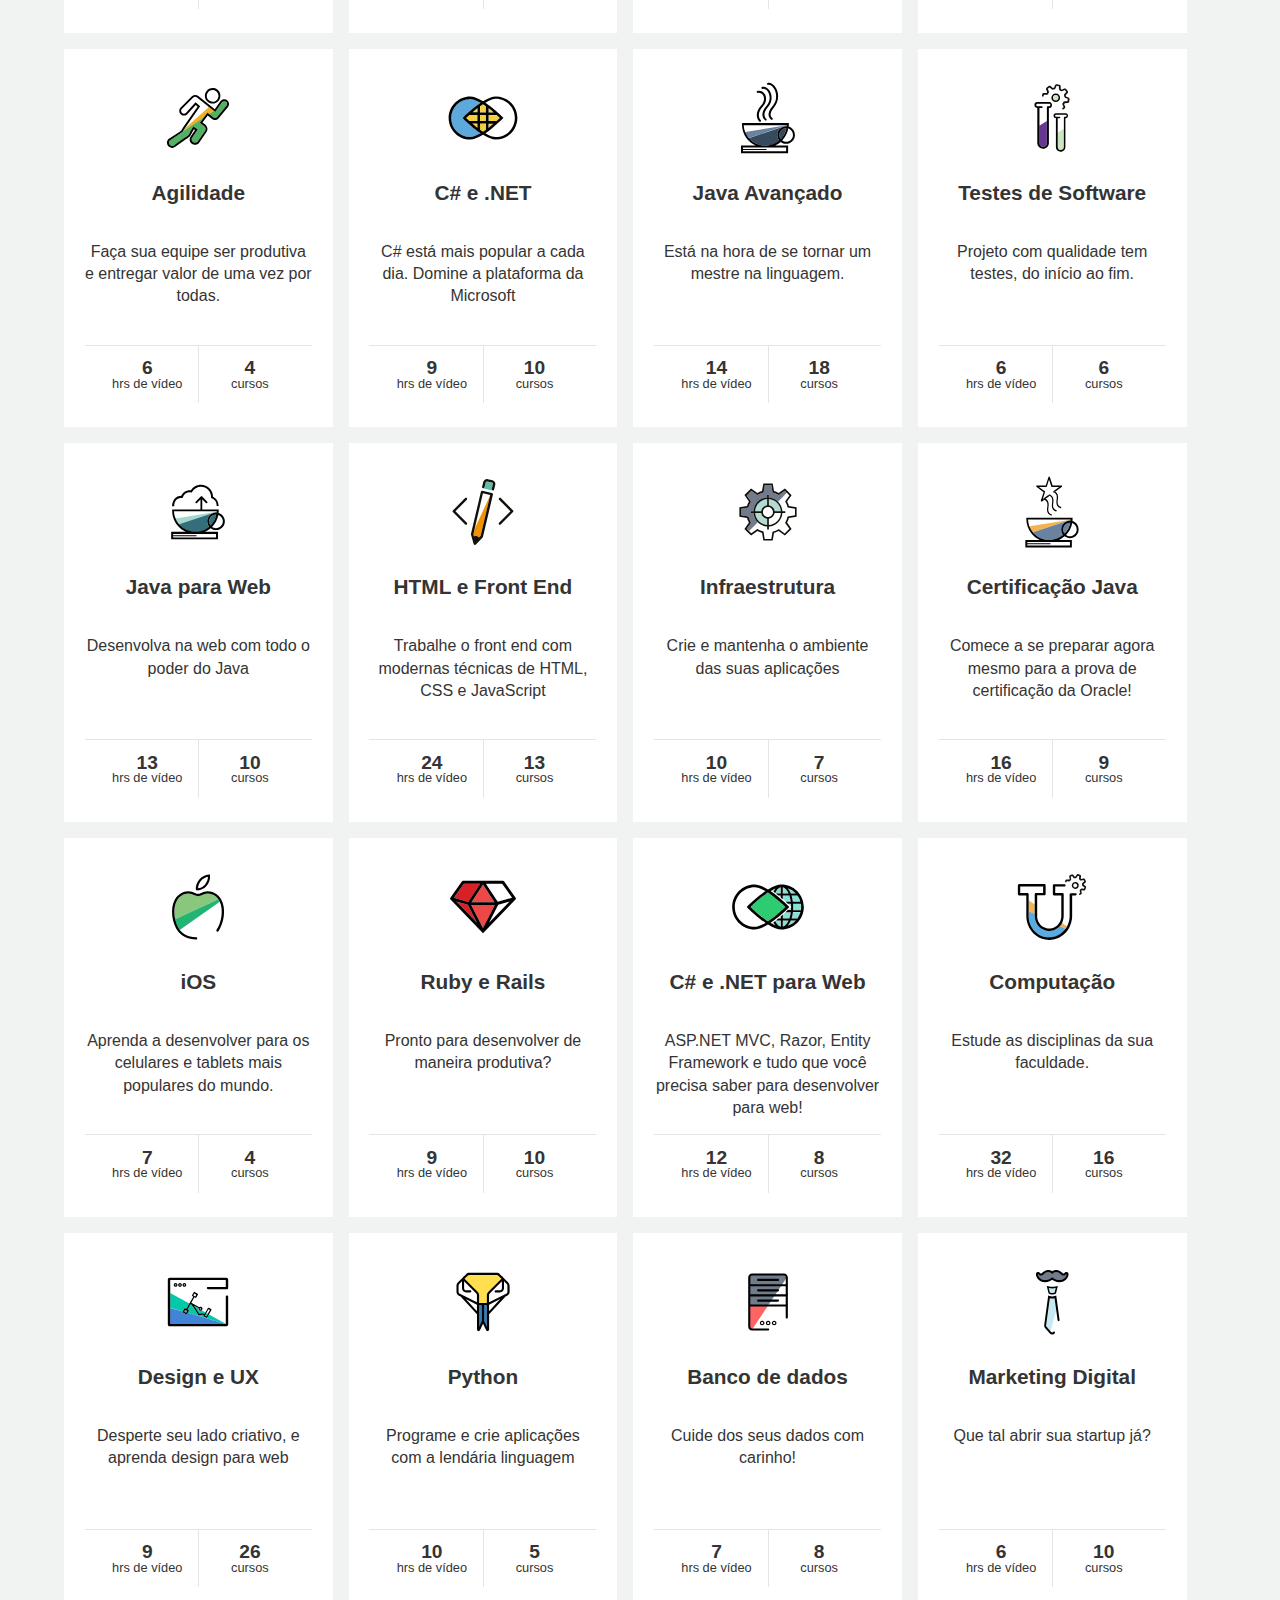
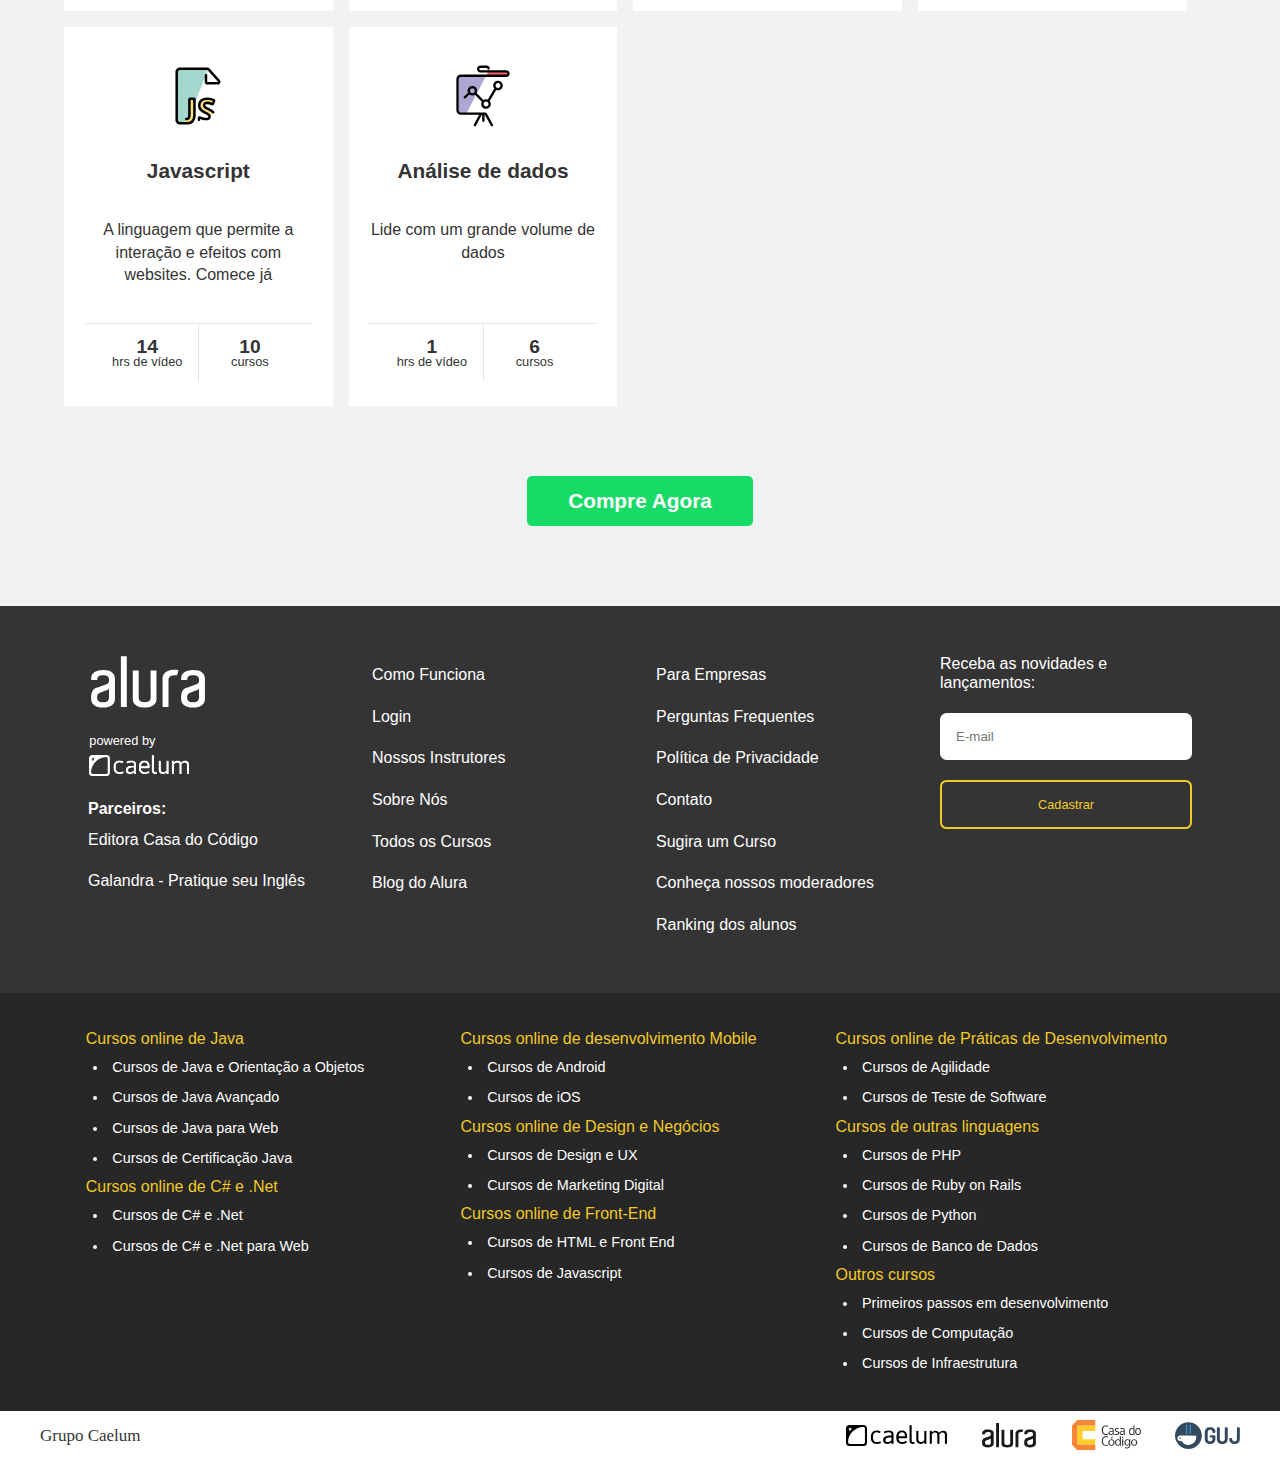
<file: ofertas-cursos-online-carnaval/old.html>
<!DOCTYPE html>
<!-- saved from url=(0040)https://www.alura.com.br/torne-se-membro -->
<html><head><meta http-equiv="Content-Type" content="text/html; charset=UTF-8">
	
		
	
	
	<meta property="og:title" content="Cursos online de programação, design e tecnologia | Alura">
	<title>Cursos online de programação, design e tecnologia | Alura</title>

	
		
	
	
	<meta name="description" content=" Ofertas, planos e promoções de cursos online Alura">
	<meta property="og:description" content=" Ofertas, planos e promoções de cursos online Alura">

	<meta name="keywords" content="cursos, cursos online, cursos java, cursos design, marketing digital, programação.">
		
	<meta charset="UTF-8">
	<meta name="viewport" content="width=device-width,initial-scale=1">
	<link rel="icon" href="https://www.alura.com.br/images/alura/favicon.ico">

	<meta property="og:site_name" content="Alura">

	
		
		
			<meta property="og:image" content="https://www.alura.com.br/images/alura/logo-alura-preto.png">
		
	

	<meta property="fb:admins" content="701388710,1550986373,583111387,644972754">
	<meta property="fb:app_id" content="140078819399376">

	<link href="../assets/css" rel="stylesheet" type="text/css">
	<link rel="stylesheet" href="../assets/reset.315a45d7.css">
	<link rel="stylesheet" href="../assets/jquery.bxslider.10a565df.css">
	<link rel="stylesheet" href="../assets/index.235cc44b.css">
	<link rel="stylesheet" href="../assets/custom.css?3">
		
		
	

	


<script>
  (function(i,s,o,g,r,a,m){i['GoogleAnalyticsObject']=r;i[r]=i[r]||function(){
  (i[r].q=i[r].q||[]).push(arguments)},i[r].l=1*new Date();a=s.createElement(o),
  m=s.getElementsByTagName(o)[0];a.async=1;a.src=g;m.parentNode.insertBefore(a,m)
  })(window,document,'script','//www.google-analytics.com/analytics.js','ga');

  ga('create', 'UA-42101548-1', 'alura.com.br');
  ga('require', 'displayfeatures');
  ga('send', 'pageview');
</script>

	

	<noscript>&lt;link rel="stylesheet" href="https://s3.amazonaws.com/caelum-online-public/css-alura-2/paths.css"&gt;</noscript>
	<script>
		!function(a,b,c,d){function e(){g||(a.body.appendChild(f),g=!0)}var f=a.createElement("div"),g=!1,h=a.getElementsByTagName("head")[0];c in a&&a[c]("DOMContentLoaded",e,!1),c in b&&b[c]("load",e,!1),d in b&&b.attachEvent("onload",e),b.onload=e,b.async=function(b,c){var d,e=a.createElement("js"==b?"script":"link");"js"==b?(e.src=e.async=c,d=h):(e.rel="stylesheet",e.href=c,d=f),d.appendChild(e)}}(document,window,"addEventListener","attachEvent");
		async('css', "https://s3.amazonaws.com/caelum-online-public/css-alura-2/paths.css");
	</script>
	<link rel="subresource prefetch" href="../assets/paths.css">
</head>

<body id="top">
<section class="header header-other">
	
	<div class="header-container">
		<header>
			
			<div class="menu-logo alura-logo">
				<!-- <a href="https://www.alura.com.br/"> -->
					<img class="logo" src="../assets/logo.svg" alt="Alura">
					<span class="logo-text">
						<span>Sua trilha</span>
						<span>na tecnologia</span>
					</span>
				<!-- </a> -->
			</div><!--
			-->
			

			
		</header>

		

	</div>
</section>










<section class="signup">
	
		
		
			<a href="#trilhas" style="text-decoration:none">
				<h1 class="signup-title">
					Carnaval é pra estudar! <strong>10% OFF</strong> último dia!
					<br>+190 cursos com acesso liberado durante 1 ano
				</h1><br><br>
			</a>
		
	
	
<div class="signup-cards">
		<div class="signup-card signup-card-premium">
			<h2 class="signup-card-title">Plano Premium</h2>
			<span class="signup-card-description"></span>
			<span class="signup-card-portionPrice">12x de <del>R$ 75</del> R$ 67,50</span>
			<span class="signup-card-fullPrice">(à vista <del>R$ 900</del> R$ 810)</span>
			<div class="signup-card-info">
				<span class="signup-card-info-item signup-card-info-allCourses">
					<span class="signup-card-allCourses-number">
						193
					</span>
					<span class="signup-card-allCourses-text">Cursos de todas as trilhas</span>
				</span>
				<span class="signup-card-info-item signup-card-info-exercises">
					<span class="signup-card-exercises-number">
						6.719
					</span>
					<span class="signup-card-exercises-text">Exercícios</span>
				</span>
				<span class="signup-card-info-item signup-card-info-future">
					<span class="signup-card-futureCourses-check positiveCheck">Estude por 1 ano</span>
				</span>
				<span class="signup-card-info-item signup-card-info-ebooks">
					<span class="signup-card-ebooks-check negativeCheck">3 e-books da Casa do Código</span>
				</span>
				<span class="signup-card-info-item signup-card-info-galandra">
					<span class="signup-card-galandra-check negativeCheck">Curso de inglês do Galandra</span>
				</span>
			</div>
			<a class="signup-card-buy-action utm" href="https://www.alura.com.br/compra/premium/carnaval2016">Comprar</a>
		</div>
		<div class="signup-card signup-card-premiumPlus">
			<h2 class="signup-card-title">Plano Premium Plus</h2>
			<span class="signup-card-description"></span>
			<span class="signup-card-portionPrice">12x de <del>R$ 100</del> R$ 90</span>
			<span class="signup-card-fullPrice">(à vista <del>R$ 1.200</del> R$ 1.080)</span>
			<div class="signup-card-info">
				<span class="signup-card-info-item signup-card-info-allCourses">
					<span class="signup-card-allCourses-number">
						193
					</span>
					<span class="signup-card-allCourses-text">Cursos de todas as trilhas</span>
				</span>
				<span class="signup-card-info-item signup-card-info-exercises">
					<span class="signup-card-exercises-number">
						6.719
					</span>
					<span class="signup-card-exercises-text">Exercícios</span>
				</span>
				<span class="signup-card-info-item signup-card-info-future">
					<span class="signup-card-futureCourses-check positiveCheck">Estude por 1 ano</span>
				</span>
				<span class="signup-card-info-item signup-card-info-ebooks">
					<span class="signup-card-ebooks-check positiveCheck">3 e-books da Casa do Código</span>
				</span>
				<span class="signup-card-info-item signup-card-info-galandra">
					<span class="signup-card-galandra-check positiveCheck">Curso de inglês do Galandra</span>
				</span>
			</div>
			<a class="signup-card-buy-action utm" href="https://www.alura.com.br/compra/premiumplus/carnaval2016">Comprar</a>
		</div>
		
	</div>

	<small class="validoate">Preços promocionais válidos somente até 09/02/2016!</small>

	<dl class="signup-advantages">
		<dd class="signup-advantages-item advantages-icon-computerNight">Estude 24hrs por dia, onde e quando quiser</dd>
		<dd class="signup-advantages-item advantages-icon-certify">Certificado digital de conclusão</dd>
		<dd class="signup-advantages-item advantages-icon-rotation">Novos cursos todos os meses</dd>
	</dl>
	

</section>

<script>
(function(){
	var utm_campaign = location.hash.replace('#', '');
	utm_campaign = utm_campaign || 'Default';

	var param = '?utm_source=Alura_Landing_Page&utm_medium=referral&utm_campaign=' + utm_campaign;

	var links = document.querySelectorAll('a.utm');
	for (var i = 0; i < links.length; i++) {
		links[i].href = links[i].href + param;
	};
})();
</script>




<section class="statistics-box">
	<ul class="container">
		<li class="arrow">
			<p>193
			</p>
			<p>cursos</p>
		</li><!--
		--><li class="section-statistics arrow">
			<p>
				1.899
			</p>
			<p>aulas</p>
		</li><!---
		--><li class="arrow">
			<p>6.719
			</p>
			<p>exercícios</p>
		</li>
		
	</ul>
</section>




<section class="paths" id="trilhas">
	<div class="paths-container">
		<h2>Estude no Alura e aprenda:</h2>
		
		<ul>
			
				



<li class="product">
	<a  class="product-icon">
		<img class="product-icon-image" src="../assets/paths/path-java.svg" alt="Trilha Java">
		<h3 class="home-path-title">Java</h3>
		<p class="description">Comece por aqui a dominar a linguagem mais famosa do planeta!</p>
		<ul>
			<li class="product-info">
				<span class="box-number">10</span>
				<span>hrs de vídeo</span>
			</li><!--
			--><li class="product-info">
				<span class="box-number">9</span>
			<span>cursos</span>
			</li>
		</ul>
	</a>
				
			
				



</li><li class="product">
	<a  class="product-icon">
		<img class="product-icon-image" src="../assets/paths/path-php.svg" alt="Trilha PHP">
		<h3 class="home-path-title">PHP</h3>
		<p class="description">Pronto para criar aplicações web de maneira produtiva?</p>
		<ul>
			<li class="product-info">
				<span class="box-number">18</span>
				<span>hrs de vídeo</span>
			</li><!--
			--><li class="product-info">
				<span class="box-number">17</span>
			<span>cursos</span>
			</li>
		</ul>
		
	</a>
				
			
				



</li><li class="product">
	<a  class="product-icon">
		<img class="product-icon-image" src="../assets/paths/path-android.svg" alt="Trilha Android">
		<h3 class="home-path-title">Android</h3>
		<p class="description">Os celulares estão por toda parte. Aprenda Android e crie aplicações para milhões de pessoas.</p>
		<ul>
			<li class="product-info">
				<span class="box-number">14</span>
				<span>hrs de vídeo</span>
			</li><!--
			--><li class="product-info">
				<span class="box-number">8</span>
			<span>cursos</span>
			</li>
		</ul>
		
	</a>
				
			
				



</li><li class="product">
	<a  class="product-icon">
		<img class="product-icon-image" src="../assets/paths/path-primeiros-passos.svg" alt="Trilha Primeiros Passos">
		<h3 class="home-path-title">Primeiros Passos</h3>
		<p class="description">Desenvolvedor de software é a profissão do futuro. Comece agora mesmo!</p>
		<ul>
			<li class="product-info">
				<span class="box-number">5</span>
				<span>hrs de vídeo</span>
			</li><!--
			--><li class="product-info">
				<span class="box-number">11</span>
			<span>cursos</span>
			</li>
		</ul>
		
	</a>
				
			
				



</li><li class="product">
	<a  class="product-icon">
		<img class="product-icon-image" src="../assets/paths/path-agilidade.svg" alt="Trilha Agilidade">
		<h3 class="home-path-title">Agilidade</h3>
		<p class="description">Faça sua equipe ser produtiva e entregar valor de uma vez por todas.</p>
		<ul>
			<li class="product-info">
				<span class="box-number">6</span>
				<span>hrs de vídeo</span>
			</li><!--
			--><li class="product-info">
				<span class="box-number">4</span>
			<span>cursos</span>
			</li>
		</ul>
		
	</a>
				
			
				



</li><li class="product">
	<a  class="product-icon">
		<img class="product-icon-image" src="../assets/paths/path-csharp.svg" alt="Trilha C# e .NET">
		<h3 class="home-path-title">C# e .NET</h3>
		<p class="description">C# está mais popular a cada dia. Domine a plataforma da Microsoft</p>
		<ul>
			<li class="product-info">
				<span class="box-number">9</span>
				<span>hrs de vídeo</span>
			</li><!--
			--><li class="product-info">
				<span class="box-number">10</span>
			<span>cursos</span>
			</li>
		</ul>
		
	</a>
				
			
				



</li><li class="product">
	<a  class="product-icon">
		<img class="product-icon-image" src="../assets/paths/path-java-avancado.svg" alt="Trilha Java Avançado">
		<h3 class="home-path-title">Java Avançado</h3>
		<p class="description">Está na hora de se tornar um mestre na linguagem.</p>
		<ul>
			<li class="product-info">
				<span class="box-number">14</span>
				<span>hrs de vídeo</span>
			</li><!--
			--><li class="product-info">
				<span class="box-number">18</span>
			<span>cursos</span>
			</li>
		</ul>
		
	</a>
				
			
				



</li><li class="product">
	<a  class="product-icon">
		<img class="product-icon-image" src="../assets/paths/path-testes.svg" alt="Trilha Testes de Software">
		<h3 class="home-path-title">Testes de Software</h3>
		<p class="description">Projeto com qualidade tem testes, do início ao fim.</p>
		<ul>
			<li class="product-info">
				<span class="box-number">6</span>
				<span>hrs de vídeo</span>
			</li><!--
			--><li class="product-info">
				<span class="box-number">6</span>
			<span>cursos</span>
			</li>
		</ul>
		
	</a>
				
			
				



</li><li class="product">
	<a  class="product-icon">
		<img class="product-icon-image" src="../assets/paths/path-java-web.svg" alt="Trilha Java para Web">
		<h3 class="home-path-title">Java para Web</h3>
		<p class="description">Desenvolva na web com todo o poder do Java</p>
		<ul>
			<li class="product-info">
				<span class="box-number">13</span>
				<span>hrs de vídeo</span>
			</li><!--
			--><li class="product-info">
				<span class="box-number">10</span>
			<span>cursos</span>
			</li>
		</ul>
		
	</a>
				
			
				



</li><li class="product">
	<a  class="product-icon">
		<img class="product-icon-image" src="../assets/paths/path-front-end.svg" alt="Trilha HTML e Front End">
		<h3 class="home-path-title">HTML e Front End</h3>
		<p class="description">Trabalhe o front end com modernas técnicas de HTML, CSS e JavaScript</p>
		<ul>
			<li class="product-info">
				<span class="box-number">24</span>
				<span>hrs de vídeo</span>
			</li><!--
			--><li class="product-info">
				<span class="box-number">13</span>
			<span>cursos</span>
			</li>
		</ul>
		
	</a>
				
			
				



</li><li class="product">
	<a  class="product-icon">
		<img class="product-icon-image" src="../assets/paths/path-devops.svg" alt="Trilha Infraestrutura">
		<h3 class="home-path-title">Infraestrutura</h3>
		<p class="description">Crie e mantenha o ambiente das suas aplicações</p>
		<ul>
			<li class="product-info">
				<span class="box-number">10</span>
				<span>hrs de vídeo</span>
			</li><!--
			--><li class="product-info">
				<span class="box-number">7</span>
			<span>cursos</span>
			</li>
		</ul>
		
	</a>
				
			
				



</li><li class="product">
	<a  class="product-icon">
		<img class="product-icon-image" src="../assets/paths/path-certificacao-java.svg" alt="Trilha Certificação Java">
		<h3 class="home-path-title">Certificação Java</h3>
		<p class="description">Comece a se preparar agora mesmo para a prova de certificação da Oracle!</p>
		<ul>
			<li class="product-info">
				<span class="box-number">16</span>
				<span>hrs de vídeo</span>
			</li><!--
			--><li class="product-info">
				<span class="box-number">9</span>
			<span>cursos</span>
			</li>
		</ul>
		
	</a>
				
			
				



</li><li class="product">
	<a  class="product-icon">
		<img class="product-icon-image" src="../assets/paths/path-ios.svg" alt="Trilha iOS">
		<h3 class="home-path-title">iOS</h3>
		<p class="description">Aprenda a desenvolver para os celulares e tablets mais populares do mundo.</p>
		<ul>
			<li class="product-info">
				<span class="box-number">7</span>
				<span>hrs de vídeo</span>
			</li><!--
			--><li class="product-info">
				<span class="box-number">4</span>
			<span>cursos</span>
			</li>
		</ul>
		
	</a>
				
			
				



</li><li class="product">
	<a  class="product-icon">
		<img class="product-icon-image" src="../assets/paths/path-ruby-e-rails.svg" alt="Trilha Ruby e Rails">
		<h3 class="home-path-title">Ruby e Rails</h3>
		<p class="description">Pronto para desenvolver de maneira produtiva?</p>
		<ul>
			<li class="product-info">
				<span class="box-number">9</span>
				<span>hrs de vídeo</span>
			</li><!--
			--><li class="product-info">
				<span class="box-number">10</span>
			<span>cursos</span>
			</li>
		</ul>
		
	</a>
				
			
				



</li><li class="product">
	<a  class="product-icon">
		<img class="product-icon-image" src="../assets/paths/path-csharp-web.svg" alt="Trilha C# e .NET para Web">
		<h3 class="home-path-title">C# e .NET para Web</h3>
		<p class="description">ASP.NET MVC, Razor, Entity Framework e tudo que você precisa saber para desenvolver para web!</p>
		<ul>
			<li class="product-info">
				<span class="box-number">12</span>
				<span>hrs de vídeo</span>
			</li><!--
			--><li class="product-info">
				<span class="box-number">8</span>
			<span>cursos</span>
			</li>
		</ul>
		
	</a>
				
			
				



</li><li class="product">
	<a  class="product-icon">
		<img class="product-icon-image" src="../assets/paths/path-computacao.svg" alt="Trilha Computação">
		<h3 class="home-path-title">Computação</h3>
		<p class="description">Estude as disciplinas da sua faculdade.</p>
		<ul>
			<li class="product-info">
				<span class="box-number">32</span>
				<span>hrs de vídeo</span>
			</li><!--
			--><li class="product-info">
				<span class="box-number">16</span>
			<span>cursos</span>
			</li>
		</ul>
		
	</a>
				
			
				



</li><li class="product">
	<a  class="product-icon">
		<img class="product-icon-image" src="../assets/paths/path-design-e-ux.svg" alt="Trilha Design e UX">
		<h3 class="home-path-title">Design e UX</h3>
		<p class="description">Desperte seu lado criativo, e aprenda design para web</p>
		<ul>
			<li class="product-info">
				<span class="box-number">9</span>
				<span>hrs de vídeo</span>
			</li><!--
			--><li class="product-info">
				<span class="box-number">26</span>
			<span>cursos</span>
			</li>
		</ul>
		
	</a>
				
			
				



</li><li class="product">
	<a  class="product-icon">
		<img class="product-icon-image" src="../assets/paths/path-python.svg" alt="Trilha Python">
		<h3 class="home-path-title">Python</h3>
		<p class="description">Programe e crie aplicações com a lendária linguagem</p>
		<ul>
			<li class="product-info">
				<span class="box-number">10</span>
				<span>hrs de vídeo</span>
			</li><!--
			--><li class="product-info">
				<span class="box-number">5</span>
			<span>cursos</span>
			</li>
		</ul>
		
	</a>
				
			
				



</li><li class="product">
	<a  class="product-icon">
		<img class="product-icon-image" src="../assets/paths/path-banco-de-dados.svg" alt="Trilha Banco de dados">
		<h3 class="home-path-title">Banco de dados</h3>
		<p class="description">Cuide dos seus dados com carinho!</p>
		<ul>
			<li class="product-info">
				<span class="box-number">7</span>
				<span>hrs de vídeo</span>
			</li><!--
			--><li class="product-info">
				<span class="box-number">8</span>
			<span>cursos</span>
			</li>
		</ul>
		
	</a>
				
			
				



</li><li class="product">
	<a  class="product-icon">
		<img class="product-icon-image" src="../assets/paths/path-negocios.svg" alt="Trilha Marketing Digital">
		<h3 class="home-path-title">Marketing Digital</h3>
		<p class="description">Que tal abrir sua startup já?</p>
		<ul>
			<li class="product-info">
				<span class="box-number">6</span>
				<span>hrs de vídeo</span>
			</li><!--
			--><li class="product-info">
				<span class="box-number">10</span>
			<span>cursos</span>
			</li>
		</ul>
		
	</a>
				
			
				



</li><li class="product">
	<a  class="product-icon">
		<img class="product-icon-image" src="../assets/paths/path-javascript-back-e-front.svg" alt="Trilha Javascript">
		<h3 class="home-path-title">Javascript</h3>
		<p class="description">A linguagem que permite a interação e efeitos com websites. Comece já </p>
		<ul>
			<li class="product-info">
				<span class="box-number">14</span>
				<span>hrs de vídeo</span>
			</li><!--
			--><li class="product-info">
				<span class="box-number">10</span>
			<span>cursos</span>
			</li>
		</ul>
		
	</a>
				
			
				



</li><li class="product">
	<a  class="product-icon">
		<img class="product-icon-image" src="../assets/paths/path-big-data.svg" alt="Trilha Análise de dados">
		<h3 class="home-path-title">Análise de dados</h3>
		<p class="description">Lide com um grande volume de dados </p>
		<ul>
			<li class="product-info">
				<span class="box-number">1</span>
				<span>hrs de vídeo</span>
			</li><!--
			--><li class="product-info">
				<span class="box-number">6</span>
			<span>cursos</span>
			</li>
		</ul>
		
	</a>
				
			
		</li></ul>

	<div style="text-align:center">
		<a class="signup-card-buy-action" href="#top" style="display: inline-block;
    padding-left: 2em;
    padding-right: 2em;
    margin-top: 3em;">Compre Agora</a>
	</div>

	</div>
</section>




<footer>
	<div class="footer-container">
		<ul class="footer-information">
			<a href="https://www.alura.com.br"  class="alura-logo">
				<img class="logo" src="../assets/logo.svg" alt="Alura">
			</a>

			<a href="http://www.caelum.com.br" class="footer-powered alura-logo">
					<p class="footer-powered-logo">powered by</p> 
					<img class="caelum-logo" src="../assets/caelum-logo.png" />
			</a>
			
			<p class="partners-title">Parceiros:</p>
			<li><a href="http://www.casadocodigo.com.br" target="_blank">Editora Casa do Código</a></li>
			<li><a href="http://www.galandra.com.br" target="_blank">Galandra - Pratique seu Inglês</a></li>
		</ul><!--
		--><ul class="footer-information">
			<li><a  href="https://www.alura.com.br/torne-se-membro">Como Funciona</a></li>
			<li><a href="https://www.alura.com.br/loginForm">Login</a></li>
			<li><a href="https://www.alura.com.br/instrutores">Nossos Instrutores</a></li>
			<li><a href="https://www.alura.com.br/sobre">Sobre Nós</a></li>
			<li><a href="https://www.alura.com.br/todos-cursos">Todos os Cursos</a>
			<li><a href="http://blog.alura.com.br/">Blog do Alura</a>
		</ul><!--
		--><ul class="footer-information social-media">
			<li><a href="https://www.alura.com.br/contato-empresas">Para Empresas</a></li>
			<li><a href="http://suporte.alura.com.br" target="_blank">Perguntas Frequentes</a></li>
			<li><a href="https://www.alura.com.br/politica-de-privacidade">Política de Privacidade</a>
			<li><a href="https://www.alura.com.br/contato">Contato</a></li>
			<li>
				<a href="https://feedback.userreport.com/409aa4ef-3399-4f03-ba57-cb36f702a520/#ideas/popular">Sugira um Curso</a>
			</li>
			<li><a href="https://www.alura.com.br/moderadores">Conheça nossos moderadores</a></li>
			<li><a href="https://www.alura.com.br/rank">Ranking dos alunos</a></li>
			
		</ul><!--
		--><form class="newsletter footer-information" action="/newsletter/subscribeAlura" method="POST" target="_self" onsubmit="">
				<div class="ss-form-entry">
						Receba as novidades e lançamentos:
						<label class="newsletter-info" ></label>
				<div class="sprite-email"></div>
					<input class="input field" type="email" placeholder="E-mail" name="email" value="" required="required">
				</div>
				<input type="submit" name="Cadastrar" value="Cadastrar" class="btn btn-highlighted btn-small btn-inverse">
		</form>
	</div>

	<nav class="sitemap">
		<ul class="sitemap-container">
			<li class="sitemap-section">
				<span class="section-path">Cursos online de Java</span>
				<ul>
			   		<li><a href="https://www.alura.com.br/cursos-online-java">Cursos de Java e Orientação a Objetos</a></li>
			   		<li><a href="https://www.alura.com.br/cursos-online-java-avancado">Cursos de Java Avançado</a></li>
			   		<li><a href="https://www.alura.com.br/cursos-online-java-web">Cursos de Java para Web</a></li>
			   		<li><a href="https://www.alura.com.br/cursos-online-certificacao-java">Cursos de Certificação Java</a></li>
				</ul>
				<span class="section-path">Cursos online de C# e .Net</span>
				<ul>
			   		<li><a href="https://www.alura.com.br/cursos-online-csharp">Cursos de C# e .Net</a></li>
			   		<li><a href="https://www.alura.com.br/cursos-online-csharp">Cursos de C# e .Net para Web</a></li>
				</ul>
	   		</li><!--
	   		--><li class="sitemap-section">
				<span class="section-path">Cursos online de desenvolvimento Mobile</span>
				<ul>
			   		<li><a href="https://www.alura.com.br/cursos-online-android">Cursos de Android</a></li>
			   		<li><a href="https://www.alura.com.br/cursos-online-ios">Cursos de iOS</a></li>
				</ul>
				<span class="section-path">Cursos online de Design e Negócios</span>
				<ul>
			   		<li><a href="https://www.alura.com.br/cursos-online-design-e-ux">Cursos de Design e UX</a></li>
			   		<li><a href="https://www.alura.com.br/cursos-online-negocios">Cursos de Marketing Digital</a></li>
				</ul>
				<span class="section-path">Cursos online de Front-End</span>
				<ul>
			   		<li><a href="https://www.alura.com.br/cursos-online-front-end">Cursos de HTML e Front End</a></li>
			   		<li><a href="https://www.alura.com.br/cursos-online-javascript-back-e-front">Cursos de Javascript</a></li>
				</ul>
	   		</li><!--
	   		--><li class="sitemap-section">
				<span class="section-path">Cursos online de Práticas de Desenvolvimento</span>
				<ul>
			   		<li><a href="https://www.alura.com.br/cursos-online-agilidade">Cursos de Agilidade</a></li>
			   		<li><a href="https://www.alura.com.br/cursos-online-testes">Cursos de Teste de Software</a></li>
				</ul>
				<span class="section-path">Cursos de outras linguagens</span>
				<ul>
			   		<li><a href="https://www.alura.com.br/cursos-online-php">Cursos de PHP</a></li>
			   		<li><a href="https://www.alura.com.br/cursos-online-ruby-e-rails">Cursos de Ruby on Rails</a></li>
			   		<li><a href="https://www.alura.com.br/cursos-online-python">Cursos de Python</a></li>
			   		<li><a href="https://www.alura.com.br/cursos-online-banco-de-dados">Cursos de Banco de Dados</a></li>
				</ul>
				<span class="section-path">Outros cursos</span>
				<ul>
			   		<li><a href="https://www.alura.com.br/cursos-online-primeiros-passos">Primeiros passos em desenvolvimento</a></li>
			   		<li><a href="https://www.alura.com.br/cursos-online-computacao">Cursos de Computação</a></li>
			   		<li><a href="https://www.alura.com.br/cursos-online-devops">Cursos de Infraestrutura</a></li>
				</ul>
	   		</li>
		</ul>
	</nav>
</footer>
<div >
	<div class="caelumGroup-footer">
		<p ><a class="caelumGroup-title" href="http://www.caelum.com.br/grupo">Grupo Caelum</a></p>
		
		<ul>
			<li><a href="https://www.caelum.com.br"><img alt="" class="caelumGroup-footer-logo" src="../assets/caelum-logo.svg"></a></li>
			<li><a href="https://www.alura.com.br"><img alt="" class="caelumGroup-footer-alura-logo"  src="../assets/alura-logo.svg"></a></li>
			<li><a href="http://www.casadocodigo.com.br"><img class="caelumGroup-footer-cdc-logo" alt="" src="../assets/c-d-c-logo.svg"></a></li>
			<li><a href="http://www.guj.com.br"><img alt="" class="caelumGroup-footer-guj-logo" src="../assets/g-u-j-logo.svg"></a></li>
		</ul>
	</div>
</div>





<div><link rel="stylesheet" href="../assets/paths.css"></div></body></html>
</file>
<file: assets/index.235cc44b.css>
.sign-container{padding:.5em;text-align:center}@media (min-width:1024px){.sign-container .signin-form{width:50%;display:inline-block;padding:0;vertical-align:middle}}.sign-container .signin-form .subtitle,.sign-container .signin-form .title{padding:0 .4em .4em;line-height:1.2}.sign-container .signin-form .title{font-size:2em;font-weight:700}.sign-container .signin-form .subtitle{font-weight:700;margin-bottom:2em}.sign-container .signin-form .btn-action{display:inline-block;margin-right:1em;font-size:1.25em}.sign-container .signin-form .forget-pass{display:block;cursor:pointer;text-decoration:underline;margin:1em auto}.sign-container .signin-form .contact-form{background-color:#F1F2F2;padding:1em;width:90%;margin:0 auto}.sign-container .signin-form .contact-form textarea{width:100%;height:180px;background:#fff;border:none;padding:1%;line-height:1.6}.sign-container .signin-form .contact-form label{color:#000;font-size:1.2em;font-style:italic;line-height:2;float:left}.sign-container .signin-form .contact-form small{font-size:.7em;display:inline-block;padding-left:1em}.sign-container .signin-form .contact-form .input{border:none;margin-bottom:1em;padding:1em;width:95%}.sign-container .signin-form .contact-form span{margin:1em}.sign-container .signin-form .btn{display:block;margin:1em auto;width:80%}@media (min-width:550px){.sign-container .signin-form .btn{display:inline-block;width:40%;margin-right:5%}}.sign-container .signin-form .alert-message{background-color:#fcc;padding:.6em 2em;font-size:1.3em;display:block;width:80%;margin:0 auto 1em;border-radius:10px}@media (min-width:700px){.sign-container .signin-form .alert-message{width:40%}}.sign-container .signup-invite{display:block;width:100%;text-align:center;line-height:1.2;position:relative}.sign-container .signup-invite h3{font-weight:700;font-size:1.4em;line-height:1.2}.sign-container .signup-invite p{font-size:1.2em;margin-top:.5em;line-height:1.6}@media (min-width:1024px){.sign-container .signup-invite{display:inline-block;width:45%;margin-right:5%;vertical-align:middle}}.sign-container .reminder-pass{display:none}.subscription-login{width:90%;margin:2em auto;border:1px solid #ccc;border-radius:.5em;padding:1em .5em;display:block}.subscription-login span{display:inline-block;vertical-align:middle}.subscription-login:before{content:"";background:url(https://www.alura.com.br/images/subscription/megaphone.png) 0 -3px no-repeat;display:inline-block;vertical-align:middle;height:46px;width:46px;margin:0 1em}@media (min-width:550px){.subscription-login{width:50%}}@media (min-width:1024px){.subscription-login{display:inline-block;width:60%;padding:.5em}.subscription-login:before{margin:0 1em 0 2.5em}}.vraptor-mauth-signin-fail-message{display:block;color:red;font-size:1.2em}.btn-facebook-login{background-color:#314776;color:#fff;text-decoration:none;box-shadow:2px 2px 2px #395288;font-size:1.2em;padding:.5em;border-radius:.5em}.btn-facebook-login:before{content:"";background:url(https://www.alura.com.br/images/base/home-sprites.png) -228px -72px no-repeat;display:inline-block;height:33px;padding-right:.2em;vertical-align:middle;width:23px}.btn{width:100%;font-size:.8em;background:0 0;border-radius:.5em;margin:1em auto;text-decoration:none;text-align:center;display:block}.hamburguer-icon{background-color:transparent;background-size:contain;width:30px;height:25px;display:inline-block;position:absolute;text-indent:-9999px;border:none}.hamburguer-icon.open{top:2%;left:2%}.hamburguer-icon.close{right:10px}@media (min-width:750px){.hamburguer-icon{display:none}}.menu-logo{width:100%;margin:0 auto;display:block;vertical-align:middle}@media (min-width:768px){.menu-logo{display:inline-block;width:34%}}.menu{background-color:rgba(31,31,31,.95);width:300px;display:none;position:absolute;padding:1em;left:0;top:0;z-index:2;font-size:1.1em}@media (min-width:768px){.menu{width:65%;display:inline-block;background-color:transparent;vertical-align:middle;position:relative;padding:0;text-align:right}}.menu a{text-decoration:none;color:#FFF}.menu li{line-height:1.4em;margin-right:0}@media (min-width:768px){.menu li{display:inline-block;margin-right:1.2em}}.menu .search-input-query{border-radius:5px;padding:.5em;margin-right:.6em;width:80%}@media (min-width:768px){.menu .search-form{width:450px}}@media (min-width:1024px){.menu .search-form{width:140px}}@media (min-width:1120px){.menu .search-form{width:200px}}.menu .search{background-color:transparent;width:17px;height:17px;text-indent:-9999px;border:none;vertical-align:middle;display:inline-block}.menu-title{font-family:Lato,Arial,sans-serif;font-size:1em}@media (max-width:750px){.menu-title{display:none}}.menu-links{color:#fff;line-height:59px;margin-top:2em}.menu-links li{line-height:2em}@media (min-width:768px){.menu-links{margin-top:0}}.login-form{display:block;z-index:1}.login-form>a{font-size:.8em}.login-form .facebook-login,.login-form .forgot-pass,.login-form form{display:block;margin:0 auto;width:100%;text-align:center}.login-form .input{display:block;padding:1.2em 4.5em 1em 1em;border:none;border-radius:.5em;margin:.5em auto;width:auto}@media (min-width:768px){.login-form{display:none;position:absolute;padding:1.5em;border-radius:10px;right:15px;top:50px}}*{box-sizing:border-box}.gsc-control-cse *{box-sizing:content-box;text-align:left}body{border-top:5px solid #f2ca26;font-family:Lato,Arial,sans-serif;color:#343434}strong{font-weight:700}.subtitle{display:inline-block}.subtitle a:visited{color:#f2ca26}.container{width:96%;margin:0 auto;max-width:1200px;padding:2em 0;position:relative}@media (min-width:768px){.container{width:96%;margin:0 auto;max-width:1200px;padding:2em;position:relative}}@media (min-width:768px){header{display:inline-block;width:100%}}.menu .become-member,.menu-links li a:hover,.menu-title{color:#f2ca26}@media (min-width:768px){.login-form{background-color:rgba(52,52,52,.95)}}.header-container{width:96%;margin:0 auto;max-width:1200px;padding:2em 1em;position:relative;text-align:center}.header-home{background-image:url(https://www.alura.com.br/images/alura/bg-home-novo-3.jpg);background-repeat:no-repeat;background-size:cover;background-position:center bottom}.header-other{background-color:#343434}.header{color:#f9fafa;position:relative;background-color:#343434}.header h2{font-size:1.7em;padding:1em .7em 0;font-weight:700;clear:both;font-style:italic;text-shadow:0 0 3px rgba(0,0,0,.5)}@media (min-width:768px){.header h2{font-size:3.5em}}.header .main-subtitle{font-size:1.2em;padding:.8em .4em 0;display:block;text-shadow:0 0 3px rgba(0,0,0,.5)}@media (min-width:768px){.header .main-subtitle{font-size:1.8em}}.video-container{margin:2.8em 0;vertical-align:middle;width:90%;position:relative;height:0;padding-bottom:50.625%;display:inline-block}@media (min-width:1024px){.video-container{width:50%;margin:0 2.5%;padding-bottom:28.125%}}.video-container .video{position:absolute;top:0;left:0;width:100%;height:100%}.alura-logo{font-size:.9em}.alura-logo a{display:inline-block;text-decoration:none;color:#fff}.alura-logo .logo{display:inline-block;width:120px;height:56px;margin:0 auto;vertical-align:middle}.alura-logo .logo-text{display:inline-block;border-left:1px solid #FFF;text-align:left;padding-left:8px;vertical-align:middle;margin-left:5px;margin-top:1em}.alura-logo .logo-text span{display:block}.advantages{display:none}@media (min-width:1024px){.advantages{display:inline-block;width:45%;margin:2.8em 0;padding-right:2em;vertical-align:middle}.advantages h3{line-height:2;font-weight:700;font-size:1.2em}.advantages p{line-height:1.4}.advantages li{text-align:left;padding-left:6em;position:relative;margin-bottom:2em}.advantages li:last-child{margin-bottom:0}.advantages li:before{content:"";display:inline-block;position:absolute;top:0;left:0;margin-top:.5em;width:5em;height:5em;background-repeat:no-repeat;background-size:100% auto;background-image:url(https://www.alura.com.br/images/alura/sprite-main.svg)}.advantages .colaborator:before{background-position:0 3%}.advantages .doubts:before{background-position:0 50%}.advantages .practice:before{background-position:0 97.5%}}.header-home-search{display:block;margin:4em auto 2em;width:90%}@media (min-width:500px){.header-home-search{width:80%}}.header-home-search .search-input-query{border-radius:5px;padding:.8em;font-size:.8em;border:none;position:relative;width:100%}@media (min-width:500px){.header-home-search .search-input-query{font-size:1em}}@media (min-width:900px){.header-home-search .search-input-query{font-size:1.5em}}.header-home-search .search-input-query:focus{outline:0}.header-home-search .search-submit{background-color:#f2ca26;border-radius:5px;position:absolute;top:0;right:0;-webkit-transform:translate(-10%,12%);transform:translate(-10%,12%);height:80%;border:none;color:#FFF;line-height:0;cursor:pointer;font-size:.7em;padding:5px}@media (min-width:500px){.header-home-search .search-submit{padding:8px 18px;font-size:1em}}.search-form{position:relative}.btn-action{background-color:#25ae75;color:#fff;width:250px;padding:.5em 0;font-size:1em;border:none}.btn-action:hover{background-color:#219967}.btn-highlighted{color:#f2ca26;border:2px solid #f2ca26;padding:1.2em}.btn-highlighted:hover{background-color:#272727;cursor:pointer}.btn-signup{width:100%;background-color:#343434;color:#fff;padding:.8em 0;font-size:1.5em;border-radius:3px;margin:1em 0 0;text-transform:uppercase;border-bottom:2px solid rgba(0,0,0,.2)}.btn-signup:hover{background-color:#219967}.btn-signup:active{border-bottom-color:transparent;-webkit-transform:translateY(2px);transform:translateY(2px)}@media (max-width:768px){.btn-signup{width:80%;font-size:1.2em;margin:.8em auto 0;padding:.7em 0}}.btn-featured{background-color:#25ae75}.signup-box{background-color:#f2ca26;color:#fff;text-align:center}.signup-box .signup-container{width:96%;margin:0 auto;max-width:1200px;padding:2em;position:relative}.signup-box .signup-title{line-height:1.2;margin:0 1em 1em;font-size:1.5em}@media (min-width:550px){.signup-box .signup-title{font-size:2.2em}}@media (min-width:850px){.signup-box .signup-title{font-size:2.6em}}.signup-box .signup-price{font-weight:700;padding-top:.5em;font-size:1.2em}.signup-box .signup-section{display:block}@media (min-width:450px){.signup-box .signup-section{padding:1em 2em}}@media (min-width:768px){.signup-box .signup-section{display:inline-block;width:50%}}.signup-box .signup-section p{display:inline-block;width:50%;font-size:1.2em;font-weight:700;margin-right:1em;line-height:1.2;vertical-align:middle}@media (min-width:1100px){.signup-box .signup-section p{margin-right:0}}@media (min-width:900px){.signup-box .signup-section p{font-size:1.4em}}.signup-box .signup-section .path-price{font-size:1.2em;display:block}.signup-box .signup-section .path-buy-price{font-weight:400;font-size:.6em;display:block}.signup-box .signup-section .btn{display:inline-block;width:40%;vertical-align:middle;font-size:.8em}.signup-box .subscribe-paths,.signup-box .subscribe-paths-alone{background-color:#F3C027;position:relative}@media (min-width:768px){.signup-box .subscribe-paths:before{content:"";width:0;height:0;border-right:25px solid #F3C027;border-top:90px solid #f2ca26;border-bottom:90px solid #F3C027;border-left:25px solid #f2ca26;display:inline-block;position:absolute;left:-3%;top:0;z-index:0}}.signup-box .buy-path{position:relative}@media (min-width:768px){.signup-box .buy-path:after{content:"ou";font-weight:700;font-size:1.2em;border-radius:50%;position:absolute;background-color:#f2ca26;right:0;top:50%;padding:1em;z-index:1;-webkit-transform:translate(50%,-50%);transform:translate(50%,-50%)}}.single-signup-box{background-color:#F3C027}.subscription-page.signup-box{background-color:#fff}.subscription-page .signup-title{color:#000}.subscription-page .title{text-align:center}.alura-signup-subscription{padding:.75em}.alura-signup-subscription .signup-sign{display:block;font-size:2em;font-weight:700}.alura-signup-subscription .signup-paypal{display:block;margin-top:.5em}b{font-weight:700}.signup-section{background-color:#f2ca26}.brand{font-style:italic;font-weight:300}.payment-container{width:96%;margin:0 auto;max-width:1200px;padding:2em 0 3.5em;position:relative;text-align:center}.subscribe-title{font-size:2em;font-weight:700;margin-bottom:2em;margin-top:1.5em;text-transform:none}@media (max-width:768px){.subscribe-title{font-size:1.3em;font-weight:700;margin-bottom:1.5em;text-transform:uppercase}}.payment-cards{display:block;margin:2em auto}@media (max-width:768px){.payment-cards>div{margin:.5em auto;width:100%;display:block}.payment-cards>div .certification,.payment-cards>div .full-access{display:none}.payment-cards>div .plain-total-price{display:inline-block;vertical-align:middle;width:40%;color:#25ae75;font-size:1.2em;margin-top:0}.payment-cards>div .plain-card-body{padding:1em .5em}.payment-cards>div .plain-product-info{margin:0}}div.payment-card-responsive{text-align:center;display:none}div.payment-card-responsive .plain-included{color:#25ae75;font-size:1.3em}div.payment-card-responsive .certification,div.payment-card-responsive .full-access{display:block}@media (max-width:768px){div.payment-card-responsive{display:block}}.payment-card{width:33%;display:inline-block;position:relative;-webkit-transform:scale(0.95);transform:scale(0.95);z-index:0}.payment-card .plain-period{background-color:#343434;color:#FFF;padding:1em;position:relative;font-size:1.7em;font-weight:700;margin-bottom:0;text-transform:uppercase}@media (max-width:768px){.payment-card .plain-period{font-size:1.3em;padding:.5em 0}}.payment-card .plain-period .course-name{font-weight:400;color:#f2ca26;font-size:.6em;margin-top:.3em;text-transform:none}@media (max-width:1024px){.payment-card{font-size:1.2em}}@media (max-width:900px){.payment-card{font-size:1em}}@media (max-width:768px){.payment-card{display:block;width:60%;-webkit-transform:scale(1);transform:scale(1)}}.featuring-cards .path-card{margin-right:-2em}.featuring-cards .infinity-plus-card{margin-left:-2em}.featuring-cards .infinity-card{box-shadow:0 0 10px 1px rgba(0,0,0,.5);z-index:1;width:36%}.featuring-cards .infinity-card .plain-card-body{padding:3.5em 3em}@media (max-width:768px){.featuring-cards .infinity-card .plain-card-body{padding:1em}}@media (max-width:768px){.featuring-cards .infinity-plus-card,.featuring-cards .path-card{margin:0 auto}.featuring-cards .infinity-card{width:100%;box-shadow:none;z-index:0}.featuring-cards .infinity-card .plain-card-body{padding:1em 1.5em}}.payment-banner{background-image:url(https://www.alura.com.br/images/alura/tag-indicado.svg);background-repeat:no-repeat;position:absolute;width:120px;height:120px;top:0;left:100%;-webkit-transform:translate(-91%,-9%);transform:translate(-91%,-9%);overflow:visible;z-index:10}@media (max-width:768px){.payment-banner{display:none}}.plain-card-body{background-color:#FFF;padding:2.5em}.plain-card-body:hover{background-color:#F9F9F9}.plain-card-body .plain-responsive-price{display:none;color:#25ae75;font-size:1.3em;margin-bottom:.3em}@media (max-width:768px){.plain-card-body .plain-responsive-price{display:block}}.plain-card-body .btn{margin-top:.5em}.plain-card-price{width:100%;margin:0 auto}.plain-card-price .plain-divided-price,.plain-card-price .plain-times{display:inline-block;vertical-align:middle;color:#25ae75}.plain-card-price .plain-times{width:auto;margin-right:5%}.plain-card-price .plain-times span{display:block}.plain-card-price .plain-times span:first-child{font-size:1.7em}.plain-card-price .plain-divided-price{width:auto;font-size:3em}.plain-card-price .plain-total-price{color:#999;margin-top:.8em;display:block}@media (max-width:768px){.plain-card-price{display:none}}.plain-product-info{margin:2em auto 0;font-size:.9em;text-align:left;line-height:1.2}.plain-product-info li{border-bottom:solid 1px #CCC;padding:.7em 0}.plain-product-info li span{display:inline-block;vertical-align:middle;line-height:1.4;width:77%}.plain-product-info li span.todos-cursos{vertical-align:top}.plain-product-info li span p{font-weight:400}.plain-product-info li span:first-child{width:23%;background-position:center;text-align:center}@media (max-width:768px){.plain-product-info li{border-bottom:none;padding:.3em 0}}.plain-product-info li:last-child{border-bottom:none}.plain-product-info .icon-checked,.plain-product-info .icon-unchecked{background-image:url(https://www.alura.com.br/images/alura/checked.svg);background-repeat:no-repeat;content:"";display:inline-block;width:20px;height:20px}.plain-product-info .icon-unchecked{background-image:url(https://www.alura.com.br/images/alura/unchecked.svg);width:21px;height:21px}.plain-product-info .icon-unchecked+span{color:#999}@media (max-width:768px){.plain-product-info{font-size:.9em}.plain-product-info .not-present{display:none}}.plain-courses span{display:inline-block;vertical-align:middle}.plain-courses span:first-child{color:#25ae75;font-size:1.3em}.plain-qty-exercises span:first-child{color:#25ae75;font-size:1.1em}.paypal-logo{margin:.5em 0}.coupon-image{margin-bottom:15px}.statistics-box{background-color:#f1f2f2;font-size:1em;position:relative;text-align:center}.statistics-box .arrow{display:inline-block;width:30%}.statistics-box .arrow:first-child{background-image:none}.statistics-box .arrow:first-child:before{display:none}.statistics-box .arrow:before{content:"";background-position:center left;float:left;width:20px;height:50px;background-repeat:no-repeat;background-size:20px 30px;padding-right:1%}.statistics-box .arrow.answer-statistics,.statistics-box .arrow.section-statistics{display:none}@media (min-width:768px){.statistics-box .arrow.answer-statistics,.statistics-box .arrow.section-statistics{display:inline-block}}.statistics-box .arrow p:first-child{font-weight:700;margin-bottom:.1em;font-size:1.5em}@media (min-width:768px){.statistics-box .arrow{width:20%}}.testimony-section{background-color:#FFF;text-align:center}.testimony-title{font-size:2em;font-weight:700;margin-bottom:1em}.testimony-person{display:inline-block;vertical-align:middle}.testimony-person:before{content:"“";font-size:8em;display:inline-block;color:#F4F4F4;vertical-align:middle}.testimony-person-name{font-size:1.5em;font-weight:700;margin-left:.5em;text-transform:capitalize}.testimony-person-picture{width:52px;height:52px;border-radius:25px}.testimony-person-name,.testimony-person-picture{display:inline-block;vertical-align:middle}.testimony-text{font-size:1.2em;line-height:2;max-width:940px;margin:0 auto}.testimony-info{margin-top:1em}.testimony-course-name{font-weight:700;font-size:1.1em}.testimony-creation-date{margin-top:1em;font-weight:700}footer{background-color:#343434;margin:0 auto;width:100%;line-height:1.2}footer a{color:#fff;text-decoration:none}footer .footer-container{width:96%;margin:0 auto;max-width:1200px;padding:2em;position:relative;text-align:center}footer .footer-powered{font-size:.8em;padding-left:.1em;width:100%;display:inline-block}footer .footer-information{display:inline-block;vertical-align:top;width:50%;padding:1em}footer .footer-information li{text-align:center;padding:.7em 0}@media (min-width:450px){footer .footer-information li{text-align:left}}footer .footer-information li a:hover{color:#f2ca26}@media (min-width:450px){footer .footer-information{text-align:left;width:32%}}@media (min-width:768px){footer .footer-information{width:25%}}footer li{text-align:left;padding:.2em 0}footer .alura-logo{display:block;width:100%;margin-bottom:1.6em}footer .footer-powered-logo{margin-bottom:.5em}footer .caelum-logo{width:100px}footer .partners-title{color:#fff;font-weight:700}footer .newsletter{width:100%;color:#fff;padding:1em}@media (min-width:768px){footer .newsletter{width:25%;display:inline-block}}footer .newsletter .input{display:block;padding:1.2em;border:none;border-radius:.5em;width:100%;margin:1.5em auto}footer .community{background-repeat:no-repeat;width:32px;height:32px;display:inline-block;text-indent:-9999px;margin:.5em 0}footer .facebook{margin-right:.7em}.sitemap{padding-left:1em;background-color:#272727}.sitemap .sitemap-container{width:96%;margin:0 auto;max-width:1200px;padding:2em 0;position:relative;text-align:center}@media (min-width:768px){.sitemap .sitemap-container{width:96%;margin:0 auto;max-width:1200px;padding:2em;position:relative}}.sitemap .sitemap-section{display:block;vertical-align:top;width:100%;line-height:1.7}@media (min-width:500px){.sitemap .sitemap-section{padding:0;width:30%;margin-right:3%;display:inline-block}}@media (min-width:1024px){.sitemap .sitemap-section{width:33%;margin-right:0}}.sitemap .sitemap-section li{list-style-position:inside;list-style-type:disc;color:#fff;margin-left:.5em;font-size:.9em}.sitemap .section-path{color:#f2ca26;display:block}.cancel-payment{text-align:center;width:40%}.cancel-payment p>a{text-decoration:none;color:#f2ca26}.cancel-payment h3{font-weight:700;font-size:1.4em;line-height:1.2}.cancel-payment p{font-size:1.2em;margin-top:.5em;line-height:1.6}.payment-try-again{display:block;padding:1em .5em;border:1px solid #000;border-radius:10px;width:auto;margin-top:1em}.arrow,.icon-arrow{background-image:url('data:image/svg+xml;charset=US-ASCII,%3Csvg%20xmlns%3D%22http%3A%2F%2Fwww.w3.org%2F2000%2Fsvg%22%20width%3D%2220.171%22%20height%3D%2234.651%22%20viewBox%3D%22245.75%20238.5%2020.171%2034.651%22%20enable-background%3D%22new%20245.75%20238.5%2020.171%2034.651%22%3E%3Cpath%20fill%3D%22%23F2CA27%22%20d%3D%22M250.535%20272.161l14.461-14.461c.544-.544.761-1.196.761-1.848%200-.761-.217-1.305-.761-1.848l-14.461-14.461c-.544-.544-1.196-.87-1.848-.87s-1.413.326-1.957.87c-1.087%201.087-1.087%202.609%200%203.697l12.612%2012.612-12.612%2012.612c-1.087%201.087-1.087%202.609%200%203.697s2.718%201.088%203.805%200z%22%2F%3E%3C%2Fsvg%3E');background-repeat:no-repeat}.courses-count,.icon-courses-count{background-image:url('data:image/svg+xml;charset=US-ASCII,%3Csvg%20xmlns%3D%22http%3A%2F%2Fwww.w3.org%2F2000%2Fsvg%22%20width%3D%2264%22%20height%3D%2264%22%20viewBox%3D%220%200%2064%2064%22%3E%3Cpath%20d%3D%22M42.467%2024.368h-17.009c-.552%200-1%20.447-1%201%200%20.553.448%201%201%201h17.009c.552%200%201-.447%201-1%200-.553-.448-1-1-1zm0%208.487h-17.009c-.552%200-1%20.447-1%201%200%20.553.448%201%201%201h17.009c.552%200%201-.447%201-1%200-.552-.448-1-1-1zm0%208.488h-17.009c-.552%200-1%20.447-1%201%200%20.553.448%201%201%201h17.009c.552%200%201-.447%201-1%200-.553-.448-1-1-1zm0%208.487h-17.009c-.552%200-1%20.447-1%201%200%20.553.448%201%201%201h17.009c.552%200%201-.447%201-1%200-.553-.448-1-1-1zm-22.368-39.94c.552%200%201-.447%201-1%200-.553-.448-1-1-1h-5.305c-.552%200-1%20.447-1%201v49.93c0%20.553.448%201%201%201h38.337c.552%200%201-.447%201-1v-49.93c0-.553-.448-1-1-1h-5.304c-.552%200-1%20.447-1%201%200%20.553.448%201%201%201h4.304v47.93h-36.337v-47.93h4.305zm19.474-7.237h-11.221c-.552%200-1%20.447-1%201v1.993h-3.254c-.552%200-1%20.447-1%201v8.788c0%20.553.448%201%201%201h19.729c.552%200%201-.447%201-1v-8.787c0-.553-.448-1-1-1h-3.254v-1.994c0-.552-.448-1-1-1zm3.254%204.994v6.788h-17.729v-6.788h3.254c.552%200%201-.447%201-1v-1.994h9.221v1.993c0%20.553.448%201%201%201h3.254z%22%2F%3E%3Ccircle%20cx%3D%2233.962%22%20cy%3D%228.675%22%20r%3D%221.87%22%2F%3E%3C%2Fsvg%3E');background-repeat:no-repeat}.facebook,.icon-facebook{background-image:url('data:image/svg+xml;charset=US-ASCII,%3Csvg%20xmlns%3D%22http%3A%2F%2Fwww.w3.org%2F2000%2Fsvg%22%20viewBox%3D%22-7.8%20-7.8%2031.5%2031.5%22%20enable-background%3D%22new%20-7.8%20-7.8%2031.5%2031.5%22%3E%3Cpath%20fill%3D%22%23fff%22%20d%3D%22M8-7.8c-8.7%200-15.8%207.1-15.8%2015.8%200%208.7%207.1%2015.8%2015.8%2015.8%208.7%200%2015.8-7.1%2015.8-15.8%200-8.7-7.1-15.8-15.8-15.8zm4.1%2015.8h-2.6v9.4h-3.6v-9.4h-2.3v-3.3h2.4v-1.9c0-2.7.7-4.3%203.8-4.3h2.6v3.3h-1.6c-1.2%200-1.3.5-1.3%201.3v1.6h2.9l-.3%203.3z%22%2F%3E%3C%2Fsvg%3E');background-repeat:no-repeat}.hamburguer-alura,.icon-hamburguer-alura{background-image:url('data:image/svg+xml;charset=US-ASCII,%3Csvg%20xmlns%3D%22http%3A%2F%2Fwww.w3.org%2F2000%2Fsvg%22%20viewBox%3D%220%200%2030%2025%22%20enable-background%3D%22new%200%200%2030%2025%22%3E%3Cpath%20fill%3D%22%23F2CA26%22%20d%3D%22M0%200h30v5.4h-30zm0%2019.6h30v5.4h-30zm0-9.8h30v5.4h-30z%22%2F%3E%3C%2Fsvg%3E');background-repeat:no-repeat}.hamburguer-musicdot,.icon-hamburguer-musicdot{background-image:url('data:image/svg+xml;charset=US-ASCII,%3Csvg%20xmlns%3D%22http%3A%2F%2Fwww.w3.org%2F2000%2Fsvg%22%20viewBox%3D%220%200%2030%2025%22%20enable-background%3D%22new%200%200%2030%2025%22%3E%3Cpath%20fill%3D%22%23EA394D%22%20d%3D%22M0%200h30v5.4h-30zm0%2019.6h30v5.4h-30zm0-9.8h30v5.4h-30z%22%2F%3E%3C%2Fsvg%3E');background-repeat:no-repeat}.icon-compass,.icon-icon-compass{background-image:url('data:image/svg+xml;charset=US-ASCII,%3Csvg%20xmlns%3D%22http%3A%2F%2Fwww.w3.org%2F2000%2Fsvg%22%20viewBox%3D%2217.3%2020.2%2062%2062%22%20enable-background%3D%22new%2017.3%2020.2%2062%2062%22%3E%3Cpath%20d%3D%22M48.3%2020.2c-17.1%200-31%2013.9-31%2031s13.9%2031%2031%2031%2031-13.9%2031-31-13.9-31-31-31zm0%2060c-16%200-29-13-29-29s13-29%2029-29%2029%2013%2029%2029-13%2029-29%2029zm12-42.4l-16.3%208.7c-.1%200-.1.1-.2.2l-.2.2-8.7%2016.3c-.2.4-.1.9.2%201.2.2.2.4.3.7.3.2%200%20.3%200%20.5-.1l16.3-8.7c.1%200%20.1-.1.2-.2l.2-.2%208.7-16.3c.2-.4.1-.9-.2-1.2-.3-.3-.8-.4-1.2-.2zm-22.1%2023.4l6.5-12.2%205.6%205.6-12.1%206.6zm13.6-7.9l-5.6-5.6%2012.2-6.5-6.6%2012.1z%22%20fill%3D%22%23353535%22%2F%3E%3C%2Fsvg%3E');background-repeat:no-repeat}.icon-icon-more,.icon-more{background-image:url('data:image/svg+xml;charset=US-ASCII,%3Csvg%20xmlns%3D%22http%3A%2F%2Fwww.w3.org%2F2000%2Fsvg%22%20xmlns%3Axlink%3D%22http%3A%2F%2Fwww.w3.org%2F1999%2Fxlink%22%20viewBox%3D%220%200%2020%2020%22%20width%3D%2220%22%20height%3D%2220%22%3E%3Cpath%20fill%3D%22%2326AE76%22%20d%3D%22M10%200c-5.5%200-10%204.5-10%2010s4.5%2010%2010%2010%2010-4.5%2010-10-4.5-10-10-10zm3.9%2011.1h-2.8v2.8c0%20.6-.5%201.1-1.1%201.1-.6%200-1.1-.5-1.1-1.1v-2.8h-2.8c-.6%200-1.1-.5-1.1-1.1s.5-1.1%201.1-1.1h2.8v-2.8c0-.6.5-1.1%201.1-1.1.6%200%201.1.5%201.1%201.1v2.8h2.8c.6%200%201.1.5%201.1%201.1s-.5%201.1-1.1%201.1z%22%2F%3E%3Cpath%20fill%3D%22%23fff%22%20d%3D%22M13.9%208.9h-2.8v-2.8c0-.6-.5-1.1-1.1-1.1-.6%200-1.1.5-1.1%201.1v2.8h-2.8c-.6%200-1.1.5-1.1%201.1s.5%201.1%201.1%201.1h2.8v2.8c0%20.6.5%201.1%201.1%201.1.6%200%201.1-.5%201.1-1.1v-2.8h2.8c.6%200%201.1-.5%201.1-1.1s-.5-1.1-1.1-1.1z%22%2F%3E%3Cimage%20overflow%3D%22visible%22%20width%3D%2220%22%20height%3D%2220%22%20xlink%3Ahref%3D%22data%3Aimage%2Fjpeg%3Bbase64%2C%2F9j%2F4AAQSkZJRgABAgEASABIAAD%2F7AARRHVja3kAAQAEAAAAHgAA%2F%2B4AIUFkb2JlAGTAAAAAAQMA%20EAMCAwYAAAG1AAAB2wAAAlD%2F2wCEABALCwsMCxAMDBAXDw0PFxsUEBAUGx8XFxcXFx8eFxoaGhoX%20Hh4jJSclIx4vLzMzLy9AQEBAQEBAQEBAQEBAQEABEQ8PERMRFRISFRQRFBEUGhQWFhQaJhoaHBoa%20JjAjHh4eHiMwKy4nJycuKzU1MDA1NUBAP0BAQEBAQEBAQEBAQP%2FCABEIABQAFAMBIgACEQEDEQH%2F%20xACVAAEBAQEAAAAAAAAAAAAAAAAABQYDAQADAQAAAAAAAAAAAAAAAAAAAgUDEAABBAEDBQEAAAAA%20AAAAAAADAAIEFAERBRUxEzMkBhYRAAECBQIEBwAAAAAAAAAAABEBAgASAxMUIUEQocFC8DGB4SKC%20BBIAAQEDDQAAAAAAAAAAAAAAAAEgAoLwETFBgZGhEjJCUjND%2F9oADAMBAAIRAxEAAACrOc1iaNEG%209uIBrw1D%2F9oACAECAAEFAFrlZ6r%2F2gAIAQMAAQUAIR7n2DqR51%2F%2F2gAIAQEAAQUA3fdzyDhkHA%2F9%20BnjJAXgOqhqX0HGaw6Xe9Gj%2FAP%2FaAAgBAgIGPwBj%2F9oACAEDAgY%2FAFeeVc09xX14cjzpsiNmiUJ%2F%20%2F9oACAEBAQY%2FAH0aL1Z%2Bdiq34qJxusI%2BjUcxybooi6Ey5rY2IM48axUovQOY5UX04ZgW1PJy8%2BkJ%20dmyxpbBG0506wmZPaPYOftHZhyfWWP%2FZ%22%20transform%3D%22translate(-193.73%20490.27)%22%2F%3E%3C%2Fsvg%3E');background-repeat:no-repeat}.icon-icon-video,.icon-video{background-image:url('data:image/svg+xml;charset=US-ASCII,%3Csvg%20xmlns%3D%22http%3A%2F%2Fwww.w3.org%2F2000%2Fsvg%22%20viewBox%3D%22126.3%200%20652%20652%22%20enable-background%3D%22new%20126.3%200%20652%20652%22%3E%3Cg%20fill%3D%22%23353635%22%3E%3Cpath%20d%3D%22M452.3%200c-179.8%200-326%20146.2-326%20326s146.2%20326%20326%20326%20326-146.2%20326-326-146.2-326-326-326zm0%20630.9c-168.3%200-305-136.7-305-305s136.7-304.9%20305-304.9%20305%20136.7%20305%20305-136.8%20304.9-305%20304.9zM567.3%20252.2h-4l-48.6%2027.2v-5.2c0-23.7-19.3-43-43-43h-124.5c-23.7%200-43%2019.3-43%2043v103.4c0%2023.7%2019.3%2043%2043%2043h124.5c23.7%200%2043-19.3%2043-43v-4l48.6%2027.2h4c14%200%2024.4-6.7%2029.5-19%203.6-8.8%203.6-18.3%203.6-24v-62.6c0-5.7%200-15.2-3.6-24-5.1-12.2-15.6-19-29.5-19zm13.1%20105.6c0%2018.4-4.2%2022.6-12%2023l-73.8-41.3v38.1c0%2012.7-10.3%2023-23%2023h-124.4c-12.7%200-23-10.3-23-23v-103.3c0-12.7%2010.3-23%2023-23h124.5c12.7%200%2023%2010.3%2023%2023v39.2l73.8-41.3c7.8.3%2012%204.5%2012%2023v62.6z%22%2F%3E%3C%2Fg%3E%3C%2Fsvg%3E');background-repeat:no-repeat}.icon-search,.search{background-image:url('data:image/svg+xml;charset=US-ASCII,%3Csvg%20xmlns%3D%22http%3A%2F%2Fwww.w3.org%2F2000%2Fsvg%22%20viewBox%3D%220%200%2016.1%2016.1%22%20enable-background%3D%22new%200%200%2016.1%2016.1%22%3E%3Cpath%20fill%3D%22%23fc0%22%20d%3D%22M-.1%206.5c0%203.6%202.9%206.5%206.5%206.5%201.5%200%203-.5%204.1-1.4l4.3%204.3c.3.3.7.3%201%200%20.3-.3.3-.7%200-1l-4.3-4.3c.9-1.1%201.4-2.5%201.4-4.1%200-3.6-2.9-6.5-6.5-6.5-3.5%200-6.5%202.9-6.5%206.5zm1%200c0-3%202.5-5.5%205.5-5.5s5.5%202.5%205.5%205.5-2.4%205.5-5.5%205.5-5.5-2.5-5.5-5.5z%22%2F%3E%3C%2Fsvg%3E');background-repeat:no-repeat}.icon-time-finish,.time-finish{background-image:url('data:image/svg+xml;charset=US-ASCII,%3Csvg%20xmlns%3D%22http%3A%2F%2Fwww.w3.org%2F2000%2Fsvg%22%20width%3D%22100%22%20height%3D%22100%22%20viewBox%3D%220%200%20100%20100%22%3E%3Cpath%20d%3D%22M48.806%2077.287c-14.336%200-26-11.663-26-26%200-14.336%2011.664-26%2026-26%2014.337%200%2026%2011.664%2026%2026%200%2014.337-11.663%2026-26%2026zm0-50c-13.233%200-24%2010.767-24%2024s10.767%2024%2024%2024%2024-10.767%2024-24-10.767-24-24-24zm-1.837%2030.943l-8.984-8.984%201.414-1.414%207.57%207.57%2013.632-13.632%201.414%201.414z%22%2F%3E%3C%2Fsvg%3E');background-repeat:no-repeat}.icon-youtube,.youtube{background-image:url('data:image/svg+xml;charset=US-ASCII,%3Csvg%20xmlns%3D%22http%3A%2F%2Fwww.w3.org%2F2000%2Fsvg%22%20width%3D%2227%22%20height%3D%2232%22%20viewBox%3D%220%200%2027%2032%22%3E%3Cpath%20d%3D%22M17.339%2022.214v3.768q0%201.196-.696%201.196-.411%200-.804-.393v-5.375q.393-.393.804-.393.696%200%20.696%201.196zm6.036.018v.821h-1.607v-.821q0-1.214.804-1.214t.804%201.214zm-17.25-3.893h1.911v-1.679h-5.571v1.679h1.875v10.161h1.786v-10.161zm5.143%2010.161h1.589v-8.821h-1.589v6.75q-.536.75-1.018.75-.321%200-.375-.375-.018-.054-.018-.625v-6.5h-1.589v6.982q0%20.875.143%201.304.214.661%201.036.661.857%200%201.821-1.089v.964zm7.661-2.643v-3.518q0-1.304-.161-1.768-.304-1-1.268-1-.893%200-1.661.964v-3.875h-1.589v11.839h1.589v-.857q.804.982%201.661.982.964%200%201.268-.982.161-.482.161-1.786zm6.035-.178v-.232h-1.625q0%20.911-.036%201.089-.125.643-.714.643-.821%200-.821-1.232v-1.554h3.196v-1.839q0-1.411-.482-2.071-.696-.911-1.893-.911-1.214%200-1.911.911-.5.661-.5%202.071v3.089q0%201.411.518%202.071.696.911%201.929.911%201.286%200%201.929-.946.321-.482.375-.964.036-.161.036-1.036zm-10.857-16.304v-3.75q0-1.232-.768-1.232t-.768%201.232v3.75q0%201.25.768%201.25t.768-1.25zm12.839%2013.411q0%204.179-.464%206.25-.25%201.054-1.036%201.768t-1.821.821q-3.286.375-9.911.375t-9.911-.375q-1.036-.107-1.83-.821t-1.027-1.768q-.464-2-.464-6.25%200-4.179.464-6.25.25-1.054%201.036-1.768t1.839-.839q3.268-.357%209.893-.357t9.911.357q1.036.125%201.83.839t1.027%201.768q.464%202%20.464%206.25zm-17.821-22.786h1.821l-2.161%207.125v4.839h-1.786v-4.839q-.25-1.321-1.089-3.786-.661-1.839-1.161-3.339h1.893l1.268%204.696zm6.607%205.946v3.125q0%201.446-.5%202.107-.661.911-1.893.911-1.196%200-1.875-.911-.5-.679-.5-2.107v-3.125q0-1.429.5-2.089.679-.911%201.875-.911%201.232%200%201.893.911.5.661.5%202.089zm5.982-2.892v8.911h-1.625v-.982q-.946%201.107-1.839%201.107-.821%200-1.054-.661-.143-.429-.143-1.339v-7.036h1.625v6.554q0%20.589.018.625.054.393.375.393.482%200%201.018-.768v-6.804h1.625z%22%20fill%3D%22%23fff%22%2F%3E%3C%2Fsvg%3E');background-repeat:no-repeat}.paths{background-color:#f1f2f2;position:relative}.paths .paths-container{width:96%;margin:0 auto;max-width:1200px;padding:3em 1em 5em;position:relative;text-align:center}@media (min-width:500px){.paths .paths-container{text-align:left}}.paths .paths-subtitle{padding-top:.5em;display:block;padding-bottom:1.5em;line-height:1.2;text-align:center;color:#f2ca26}@media (min-width:800px){.paths .paths-subtitle{font-size:1.5em}}.caelumGroup-footer{display:-webkit-flex;display:-ms-flexbox;display:flex;-webkit-align-items:center;-ms-flex-align:center;align-items:center;-webkit-justify-content:space-between;-ms-flex-pack:justify;justify-content:space-between;max-width:1200px;margin:0 auto;height:50px;background-color:#fff;color:#000}.caelumGroup-footer .caelumGroup-footer-logo{width:101px;height:21px}.caelumGroup-footer .caelumGroup-footer-alura-logo{width:56px;height:25px}.caelumGroup-footer .caelumGroup-footer-cdc-logo{width:69px;height:31px}.caelumGroup-footer .caelumGroup-footer-guj-logo{width:65px;height:28px}.caelumGroup-footer .caelumGroup-title{font-size:17px;font-family:OpenSans-Light;color:#353535}@media (max-width:600px){.caelumGroup-footer ul{display:none}.caelumGroup-footer p{width:100%;text-align:center;padding-bottom:.5em}}.caelumGroup-footer p a{text-decoration:none;color:#000}.caelumGroup-footer ul li{margin-left:30px;display:inline-block}.caelumGroup-footer ul li a img{vertical-align:middle}.paths-subtitle{margin-bottom:3em;display:block;font-size:.8em;line-height:1.2}@media (min-width:500px){.paths-subtitle{font-size:inherit}}.paths-subtitle a{text-decoration:none;color:#f2ca26}.paths-subtitle a:visited{color:#f2ca26}@media (min-width:1024px){.paths-subtitle a{margin:0}}.paths-title{font-size:1.5em;padding-bottom:.8em;font-weight:700;text-align:center}@media (min-width:750px){.paths-title{font-size:2.3em}}.product{background-color:#fff;margin:2%;width:80%;display:inline-block;vertical-align:top}@media (min-width:500px){.product{width:45%;margin:1%}}@media (min-width:768px){.product{width:30%;margin:1.5%}}@media (min-width:1080px){.product{width:23%;margin:.5em}}.product .home-path-title{font-weight:700;padding:0 .6em;display:inline-block;max-width:50%;text-align:left;font-size:1.3em;vertical-align:middle}@media (min-width:300px){.product .home-path-title{font-size:.95em}}@media (min-width:500px){.product .home-path-title{font-size:1em}}@media (min-width:768px){.product .home-path-title{font-size:1.3em;text-align:center;display:block;margin:0 auto;min-width:100%;min-height:2.6em;line-height:1.3}}.product .description{display:none;margin-top:.5em;text-align:center;line-height:1.4}@media (min-width:768px){.product .description{min-height:6em;display:block}}.product ul{border-top:1px solid #e4e6e6;margin-top:.5em;text-align:center}.product .box-number{display:block;font-weight:700;margin:0 auto;font-size:1.5em}@media (min-width:300px){.product .box-number{font-size:1.2em}}@media (min-width:500px){.product .box-number{font-size:1.5em}}.product-icon{color:#343434;text-decoration:none;display:block;text-align:center;padding:1.5em 1.3em 3em;position:relative}.product-icon .product-icon-image{width:75px;height:75px;display:inline-block;vertical-align:middle;margin-bottom:.5em}@media (min-width:500px){.product-icon .product-icon-image{width:70px;height:70px;margin-bottom:.5em}}@media (min-width:768px){.product-icon .product-icon-image{width:90px;height:90px;display:block;margin:0 auto 1em}}.product-icon .icon-more{background-color:#f9fafa;background-size:20px;background-position:center center;width:100%;height:35px;display:block;position:absolute;bottom:0;left:0}.product-icon:after{content:"";height:0;display:block;color:#F1F2F2}.product-icon:hover:after{content:"Veja a trilha completa";width:100%;display:block;position:absolute;bottom:0;left:0;color:#fff;text-align:center;background-image:none;background-color:#25ae75;line-height:2;height:35px;transition:all ease-in .3s}.product-info{border-left:1px solid #e4e6e6;padding:1em .5em;width:45%;display:inline-block;vertical-align:middle;font-size:.8em}.product-info:first-child{border:none}.subtitle-privacy{font-size:1.5em;font-weight:bolder;line-height:2em}.icon-more-about{background-color:#f9fafa;background-size:20px;background-position:center center;height:35px;display:block;position:relative;bottom:-1em;left:-1em;width:calc(100% + 2em);margin:0 auto;background-image:url('data:image/svg+xml;charset=US-ASCII,%3Csvg%20xmlns%3D%22http%3A%2F%2Fwww.w3.org%2F2000%2Fsvg%22%20xmlns%3Axlink%3D%22http%3A%2F%2Fwww.w3.org%2F1999%2Fxlink%22%20viewBox%3D%220%200%2020%2020%22%20width%3D%2220%22%20height%3D%2220%22%3E%3Cpath%20fill%3D%22%2326AE76%22%20d%3D%22M10%200c-5.5%200-10%204.5-10%2010s4.5%2010%2010%2010%2010-4.5%2010-10-4.5-10-10-10zm3.9%2011.1h-2.8v2.8c0%20.6-.5%201.1-1.1%201.1-.6%200-1.1-.5-1.1-1.1v-2.8h-2.8c-.6%200-1.1-.5-1.1-1.1s.5-1.1%201.1-1.1h2.8v-2.8c0-.6.5-1.1%201.1-1.1.6%200%201.1.5%201.1%201.1v2.8h2.8c.6%200%201.1.5%201.1%201.1s-.5%201.1-1.1%201.1z%22%2F%3E%3Cpath%20fill%3D%22%23fff%22%20d%3D%22M13.9%208.9h-2.8v-2.8c0-.6-.5-1.1-1.1-1.1-.6%200-1.1.5-1.1%201.1v2.8h-2.8c-.6%200-1.1.5-1.1%201.1s.5%201.1%201.1%201.1h2.8v2.8c0%20.6.5%201.1%201.1%201.1.6%200%201.1-.5%201.1-1.1v-2.8h2.8c.6%200%201.1-.5%201.1-1.1s-.5-1.1-1.1-1.1z%22%2F%3E%3Cimage%20overflow%3D%22visible%22%20width%3D%2220%22%20height%3D%2220%22%20xlink%3Ahref%3D%22data%3Aimage%2Fjpeg%3Bbase64%2C%2F9j%2F4AAQSkZJRgABAgEASABIAAD%2F7AARRHVja3kAAQAEAAAAHgAA%2F%2B4AIUFkb2JlAGTAAAAAAQMA%20EAMCAwYAAAG1AAAB2wAAAlD%2F2wCEABALCwsMCxAMDBAXDw0PFxsUEBAUGx8XFxcXFx8eFxoaGhoX%20Hh4jJSclIx4vLzMzLy9AQEBAQEBAQEBAQEBAQEABEQ8PERMRFRISFRQRFBEUGhQWFhQaJhoaHBoa%20JjAjHh4eHiMwKy4nJycuKzU1MDA1NUBAP0BAQEBAQEBAQEBAQP%2FCABEIABQAFAMBIgACEQEDEQH%2F%20xACVAAEBAQEAAAAAAAAAAAAAAAAABQYDAQADAQAAAAAAAAAAAAAAAAAAAgUDEAABBAEDBQEAAAAA%20AAAAAAADAAIEFAERBRUxEzMkBhYRAAECBQIEBwAAAAAAAAAAABEBAgASAxMUIUEQocFC8DGB4SKC%20BBIAAQEDDQAAAAAAAAAAAAAAAAEgAoLwETFBgZGhEjJCUjND%2F9oADAMBAAIRAxEAAACrOc1iaNEG%209uIBrw1D%2F9oACAECAAEFAFrlZ6r%2F2gAIAQMAAQUAIR7n2DqR51%2F%2F2gAIAQEAAQUA3fdzyDhkHA%2F9%20BnjJAXgOqhqX0HGaw6Xe9Gj%2FAP%2FaAAgBAgIGPwBj%2F9oACAEDAgY%2FAFeeVc09xX14cjzpsiNmiUJ%2F%20%2F9oACAEBAQY%2FAH0aL1Z%2Bdiq34qJxusI%2BjUcxybooi6Ey5rY2IM48axUovQOY5UX04ZgW1PJy8%2BkJ%20dmyxpbBG0506wmZPaPYOftHZhyfWWP%2FZ%22%20transform%3D%22translate(-193.73%20490.27)%22%2F%3E%3C%2Fsvg%3E');background-repeat:no-repeat}.path-title{text-align:center;font-weight:700;position:relative}.path-title .path-title-image{display:inline-block;width:100px;height:100px;vertical-align:middle}@media (min-width:768px){.path-title .path-title-image{width:100px;height:100px}}@media (min-width:1024px){.path-title .path-title-image{width:210px;height:210px}}@media (min-width:768px){.path-title{font-size:1.3em}}.path-title .path-description{display:inline-block;vertical-align:middle;text-align:left;margin-left:0;width:60%}.path-title .path-description h1{font-size:2em;display:inline-block}.path-title .path-description p{display:none;font-weight:400}@media (min-width:768px){.path-title .path-description p{display:block;margin-top:.5em}}.path-title .path-info{display:none;vertical-align:middle}.path-title .path-info span{padding:.1em;display:block}@media (min-width:768px){.path-title .path-info{display:inline-block}}.path-title .path-info .estimated-time-finish{padding-left:0;font-weight:400;margin-top:0}.path-title .path-info .time-finish{margin-bottom:0}.path-title .path-info>span{background-size:contain;background-position:left center;background-repeat:no-repeat;padding-left:2em;margin:1em 0}.path-title .path-info>span span:last-child{font-size:.5em}.path-title .path-info small{font-size:.6em;font-weight:lighter}.products-courses-list{padding-top:1em}.products-courses-list .active{color:#fff}.course{margin:.5em;position:relative}.course:after{content:attr(data-number);position:absolute;top:3%;right:2%;font-size:.8em;border:2px solid #d7d9d9;border-radius:50%;color:#d7d9d9;padding:.2em .4em;font-weight:700}@media (min-width:768px){.course:after{top:5%;right:5%;font-size:1em;padding:.4em .6em}}.withoutNumber:after{display:none}.course-icon{font-size:.9em;padding:1em}.course-icon:before{width:60px;height:60px;margin-right:1em}@media (min-width:500px){.course-icon:before{width:70px;height:70px}}@media (min-width:768px){.course-icon:before{width:80px;height:80px;margin-right:auto}}.course-icon:after{content:"";vertical-align:middle;background-color:#fff;height:0}.course-icon .title{min-width:100%;font-size:1em;padding:0;margin-bottom:1em;min-height:3em}@media (min-width:768px){.course-icon{text-align:center}}.course-icon:hover:after{content:"Veja mais sobre o curso"}.related-paths{text-align:center;padding-bottom:4em;display:none}.related-paths .title{padding:1em 0}@media (min-width:768px){.related-paths{display:block}}.course-card-title{width:100%;font-weight:700;margin:1em 0;min-height:2.5em;line-height:1.2em}.path-demoVideos{width:96%;margin:0 auto;max-width:1200px;padding:4em 2em 2em;position:relative;text-align:center}.path-demoVideos .path-demoVideos-title{font-size:2.5em;margin-bottom:1em;font-weight:700}.path-demoVideos .path-demoVideo{display:inline-block;width:50%;vertical-align:middle}.path-demoVideos .path-demoVideo-title{font-size:1.2em;margin-bottom:1em;font-weight:700}.path-demoVideos .path-demoVideo-frame{width:90%;height:250px}.java:before{background-image:url(https://www.alura.com.br/images/alura/paths/icon-java.svg)}.php-ruby-on-rails:before{background-image:url(https://www.alura.com.br/images/alura/paths/icon-ruby-php.svg)}.mobile:before{background-image:url(https://www.alura.com.br/images/alura/paths/icon-mobile.svg)}.primeiros-passos:before{background-image:url(https://www.alura.com.br/images/alura/paths/icon-primeiros-passos.svg)}.agilidade:before{background-image:url(https://www.alura.com.br/images/alura/paths/icon-agilidade.svg)}.csharp:before{background-image:url(https://www.alura.com.br/images/alura/paths/icon-csharp.svg)}.java-avancado:before{background-image:url(https://www.alura.com.br/images/alura/paths/icon-java-avancado.svg)}.testes:before{background-image:url(https://www.alura.com.br/images/alura/paths/icon-testes.svg)}.icon-circle{box-sizing:content-box;border-radius:50%;display:inline-block;position:absolute;z-index:1;left:50%;top:0;-webkit-transform:translate(-50%,-50%);transform:translate(-50%,-50%);background-color:#f1f2f2;border:15px solid #f1f2f2;width:75px;height:75px}@media (min-width:500px){.icon-circle{width:75px;height:75px;bottom:-52.5px;border:15px solid #f1f2f2}}.icon-video{box-sizing:content-box;border-radius:50%;display:inline-block;position:absolute;z-index:1;left:50%;top:0;-webkit-transform:translate(-50%,-50%);transform:translate(-50%,-50%);background-color:#fff;border:15px solid #fff;width:75px;height:75px}@media (min-width:500px){.icon-video{width:75px;height:75px;bottom:-52.5px;border:15px solid #fff}}.icon-payment{box-sizing:content-box;border-radius:50%;display:inline-block;position:absolute;z-index:1;left:50%;top:0;-webkit-transform:translate(-50%,-50%);transform:translate(-50%,-50%);background-color:#f2ca26;border:15px solid #f2ca26;width:75px;height:75px;background-image:url(https://www.alura.com.br/images/alura/icon-enroll.svg);background-repeat:no-repeat}@media (min-width:500px){.icon-payment{width:75px;height:75px;bottom:-52.5px;border:15px solid #f2ca26}}.courses-container{text-align:center}@media (min-width:500px){.courses-container{text-align:left}}.coursesList-background{background-color:#f1f2f2}.coursesList-header{text-align:center}.coursesList-header .coursesList-title{font-weight:700;font-size:1.5em;margin-bottom:.5em}@media (min-width:768px){.coursesList-header .coursesList-title{font-size:2.5em}}.coursesList-header .coursesList-info{font-size:1.1em;margin-bottom:1em}@media (min-width:768px){.coursesList-header .coursesList-info{font-size:1.5em}}.highlight-section{padding:1.5em;background-color:#f2ca26;color:#000;font-size:.7em}.highlight-section .container{padding:0}.highlight-section .alert-message{font-size:.8em}@media (min-width:500px){.highlight-section{font-size:1em}}@media (min-width:768px){.highlight-section{padding:3em}}.title{font-size:2.3em;font-weight:700;margin-bottom:0;text-transform:uppercase;text-transform:capitalize;padding:0}@media (min-width:500px){.title{font-size:3em}}.subtitle{font-size:1.6em;margin-bottom:0;padding:1em 0 0}.error{color:red}.companies-advantages .title{padding:.5em}.companies-advantages li{background-color:#f1f2f2;margin:.5em;padding:1.2em;width:14em;min-height:9em;display:inline-block;vertical-align:middle}.companies-advantages li:before{content:"";background:url(https://www.alura.com.br/images/alura/sprites-how-it-works.png) 0 0/100% auto;display:inline-block;height:30px;margin-right:.5em;vertical-align:middle;width:30px}.companies-advantages li span{float:right;line-height:1.4}.companies-advantages .dezenas:before{background-position:-3px -8px}.companies-advantages .qualidade:before{background-position:-2px -45px}.companies-advantages .flexibilidade:before{background-position:-2px -87px}.companies-advantages .acompanhamento:before{background-position:-1px -126px}.companies-advantages .beneficios:before{background-position:-2px -165px}.partners{margin-bottom:2em;padding:2em}.partners .title{padding:.5em}.partners li{display:inline-block;height:8em;margin:.4em;text-indent:-9999px;width:175px;background-color:#f1f2f2;background-image:url(https://www.alura.com.br/images/alura/sprites-parceiros.png)}.partners .petrobras{background-position:0 -108px}.partners .eletrobras{background-position:0 -226px}.partners .samsung{background-position:0 -331px}.partners .ibope{background-position:0 -444px}.partners .locaweb{background-position:0 -554px}.partners .marinha{background-position:0 -673px}.partners .fpf{background-position:0 -782px}.partners .bancobrasil{background-position:-3px -897px}.teachers{margin-bottom:2em;padding:2em}.teachers .title{padding:.5em}.teachers li{width:70%;min-height:12em;margin:1em auto;background-color:#f1f2f2;text-align:center;padding:1em;vertical-align:top}.teachers li .teacher-name{text-transform:capitalize;font-weight:700}.teachers li .teacher-bio{margin-top:1em}.teachers li img{margin-bottom:.5em;width:60px;border-radius:51%}@media (min-width:300px){.teachers li{width:95%}}@media (min-width:768px){.teachers li{display:inline-block;width:31%;min-height:15em;margin:1%}}.about{padding:0 2em;margin-top:1.5em}@media (min-width:800px){.about{width:65%;padding:1.5em 5em;float:left;margin-top:inherit}}.about .title{padding:0 0 .5em;text-align:left}.about p{text-align:justify;line-height:1.2;font-size:1.2em;margin-bottom:.8em}.faq-menu{display:inline-block;background-color:#f9fafa;border:1px solid #343434;border-radius:5px;margin:0 5%;width:90%}@media (min-width:800px){.faq-menu{margin:2em 5em 2em 0;width:calc(35% - 5em)}}.faq-menu a{text-decoration:none;color:#343434}.faq-menu a:hover{text-decoration:underline}.faq-menu .title{padding:.5em 1em;text-align:left;font-size:1.5em}.faq-menu li{padding:.5em 1em;vertical-align:middle}.faq-menu li:nth-child(2n+1){background-color:#f1f2f2}.faq-answers{text-align:justify}@media (min-width:800px){.faq-answers{width:60%}}.faq-answers li{padding:3em}.faq-answers h3{font-weight:700;padding-bottom:1em}.faq-answers .title{text-align:center;padding:0}.faq-answers p{line-height:1.3}.faq-answers p a{text-decoration:none;color:#f2ca26}.faq-answers .back-menu{float:right;padding:.5em;margin-top:.8em;text-decoration:underline;color:#343434}.faq-answers .back-menu:after{content:"↑";display:inline-block;padding-left:.5em}.faq-answers .back-menu:hover{color:#f2ca26}.about-alura .event-stand{float:right;margin:0 0 1em 1em}.about-alura p{text-align:justify;line-height:1.2;font-size:1.2em;margin-bottom:.8em}.about-founders p{text-align:left;display:inline-block}.about-founders .founders-avatar{float:left;margin:0 .5em .5em 0}.about-founders .name{font-weight:700}.noAccess{line-height:2;background-image:url(https://www.alura.com.br/images/alura/noAccess_cat.jpg);background-repeat:no-repeat;background-position:0 -145px;height:530px;padding-bottom:3em;color:#FFF}.noAccess-container{width:100%;padding-top:4em;padding-left:2em;line-height:1.3}@media (min-width:768px){.noAccess-container{line-height:1.2;padding:2em;width:60%}}.noAccess-title{font-size:2em;font-weight:700;margin-bottom:0;text-transform:uppercase;text-transform:initial}@media (min-width:768px){.noAccess-title{font-size:4em;font-weight:700;text-transform:uppercase;margin:.5em 0}}.noAccess-subtitle{font-size:1.5em;margin-bottom:0}.form-contact{padding:1em;text-align:center}.form-contact p{margin-bottom:.5em}.form-contact .title{font-size:2.5em;font-weight:700;margin-bottom:0;text-transform:uppercase;text-transform:capitalize}.form-contact .subtitle{font-size:1.2em;margin-bottom:1em}.form-contact .contact-form{font-family:Arial;background-color:#f1f2f2;padding:.5em;width:100%;margin:0 auto}.form-contact .contact-form textarea{width:100%;height:180px;background:#fff;border:none;padding:1%;line-height:1.6}.form-contact .contact-form label{color:#343434;font-size:1.2em;font-style:italic;line-height:2;float:left}.form-contact .contact-form small{font-size:.7em;display:inline-block;padding-left:1em}.form-contact .contact-form .input{border:none;margin-bottom:1em;padding:1em;width:100%}.form-contact .contact-form span{display:block;margin-top:1em}.form-contact .contact-form .contact-newsletter{padding:1em 0;width:100%;text-align:left}.form-contact .btn{width:40%}.form-contact .alert-message{background-color:#fcc;padding:.6em 2em;font-size:1.3em;display:block;width:80%;margin:0 auto 1em;border-radius:10px}@media (min-width:700px){.form-contact .alert-message{width:40%}}.alura-404,.alura-500{width:100%;height:100%;min-height:500px;margin:0 auto;background-size:cover}.alura-404{background-image:url(https://www.alura.com.br/images/alura/404.jpg)}.alura-500{background-image:url(https://www.alura.com.br/images/alura/500.jpg)}.show-error{color:#FFF;width:100%;line-height:1.5;padding-top:3em;padding-left:1em}@media (min-width:768px){.show-error{width:60%;line-height:2}}.error-title{font-size:2.2em;font-weight:700;margin-bottom:0;text-transform:uppercase}@media (min-width:768px){.error-title{font-size:3.8em;font-weight:700;margin-bottom:0;text-transform:uppercase}}.error-subtitle{font-size:1.5em;margin-bottom:0}@media (min-width:768px){.error-subtitle{font-size:1.5em;margin-bottom:0}}.paymentFailed-warning{background-color:#f1f2f2;margin:.5em;padding:3em 1.2em 1.2em;min-height:9em;display:inline-block}.course-description-highlighted,body,html{height:100%}.course-page{font:400 14px Lato,Arial,sans-serif}.course-header{background-color:#F7F6F6;text-align:center;padding:1.5em 1em;overflow:hidden;position:relative}.course-header-icon{margin-bottom:1em;width:80px}.course-header-title{font-size:1.5em;font-weight:700}.course-header-subtitle{font-weight:300;font-size:1em;margin-top:.5em}.course-description{height:auto;display:block;background-color:#FFF;max-width:1200px;margin:0 auto}.signup-advantages,.signup-cards,.signup-title{max-width:1200px;margin:0 auto}.description-statistics-item a{color:#929292}.description-statistics-item a:hover{color:#F9DE5A}.course-description-advantages{box-sizing:border-box;line-height:1.5;width:100%;padding:1em}.description-advantages-title{font-weight:700;font-size:1.1em}.description-advantages-item{list-style-type:disc;list-style-position:inside;display:list-item;font-weight:300;margin-top:.5em;font-size:.9em}.course-description-highlighted{background-color:#4F4F4F;color:#FFF;box-sizing:border-box;height:100%;font-size:.9em;position:relative;display:-webkit-flex;display:-ms-flexbox;display:flex;width:100%;padding:0;text-align:left;-webkit-align-items:center;-ms-flex-align:center;align-items:center}.description-highlighted-item{-webkit-flex:1;-ms-flex:1;flex:1;display:block;padding:1em 2.5em;background-color:#3E3E3E}.description-highlighted-item:last-child{background-color:#4F4F4F}.hightlighted-item-number{font-weight:600;font-size:2em;display:block;line-height:1em}.course-description-statistics{margin:auto;box-sizing:border-box;line-height:1.5;width:100%;padding:1em}.description-statistics-item{margin-bottom:1em;font-size:.9em;background-repeat:no-repeat;padding-left:3em;height:25px}.description-statistics-item a{text-decoration:none;font-style:italic}.course-buy-action{background-color:#17DA67;color:#FFF;border-radius:5px;padding:.6em 0;display:block;text-align:center;font-size:1.2em;margin-top:2em;text-decoration:none}.description-statistics_time{background-image:url(https://www.alura.com.br/images/gnarus/unloggedHome/course/icon-time.svg)}.description-statistics_exercises{background-image:url(https://www.alura.com.br/images/gnarus/unloggedHome/course/icon-exercises.svg)}.description-statistics_video{background-image:url(https://www.alura.com.br/images/gnarus/unloggedHome/course/icon-video.svg)}.description-statistics_since{background-image:url(https://www.alura.com.br/images/gnarus/unloggedHome/course/icon-since.svg)}.description-statistics_updated{background-image:url(https://www.alura.com.br/images/gnarus/unloggedHome/course/icon-updated.svg)}.description-statistics_paths{background-image:url(https://www.alura.com.br/images/gnarus/unloggedHome/course/icon-paths.svg)}.course-main{display:-webkit-flex;display:-ms-flexbox;display:flex;-webkit-flex-direction:column;-ms-flex-direction:column;flex-direction:column;background-color:#F7F6F6}.course-info-container{max-width:1200px;display:-webkit-flex;display:-ms-flexbox;display:flex;margin:0 auto}.course-syllabus{background-color:#F7F6F6}.course-syllabus ol{list-style-type:disc;list-style-position:inside}.course-syllabus ol li h3{color:#3D3D3D;margin-bottom:1em}.course-syllabus ol li ol li{font-size:1em;margin-bottom:1em}.course-syllabus-title{margin:1em 0}.course-syllabus-title:before{content:"";background:url(https://www.alura.com.br/images/gnarus/unloggedHome/course/text-logos/icon-target.svg) no-repeat;display:inline-block;width:40px;height:35px;vertical-align:middle}.course-information,.course-syllabus{box-sizing:border-box;border-left:1px solid #EEE;-webkit-flex:1;-ms-flex:1;flex:1;padding:1em}.course-information{background-color:#F3F3F3}.course-first-video-title{font-size:1.3em;color:#3D3D3D;margin-bottom:1.5em}.course-first-video-title:before{background:url(https://www.alura.com.br/images/gnarus/unloggedHome/course/text-logos/icon-video.svg) no-repeat}.course-first-video{display:block;width:100%;margin-bottom:1.5em}.course-difficult{border-top:1px solid #DDD;border-bottom:1px solid #DDD;margin:1.5em 0;padding:1.5em 0}.target-public-title:before{background-image:url(https://www.alura.com.br/images/gnarus/unloggedHome/course/text-logos/icon-target.svg)}.difficult-title:before,.teachers-title:before{background-image:url(https://www.alura.com.br/images/gnarus/unloggedHome/course/text-logos/icon-difficulty.svg)}.difficult-title,.target-public-title,.teachers-title{color:#3D3D3D;font-size:1.5em;margin-bottom:.5em}.course-first-video-title:before,.difficult-title:before,.target-public-title:before,.teachers-title:before{content:"";background-repeat:no-repeat;display:inline-block;width:40px;height:35px;vertical-align:middle}.difficult-text,.target-public-text,.teachers-text{font-size:1em;line-height:1.6}.testimonies{padding:1em;background-color:#FFF;font:400 14px Lato,Arial,sans-serif}.testimonies-title{text-align:center;font-weight:600;margin:1.2em 0;font-size:1.1em}.testimonies-list-item{display:-webkit-flex;display:-ms-flexbox;display:flex;-webkit-flex-wrap:nowrap;-ms-flex-wrap:nowrap;flex-wrap:nowrap;-webkit-align-items:flex-start;-ms-flex-align:start;align-items:flex-start;margin:1.5em auto;width:100%}.testimony-image{display:none}.testimony-main{width:100%}.testimony-main-head{display:-webkit-flex;display:-ms-flexbox;display:flex;-webkit-justify-content:space-around;-ms-flex-pack:distribute;justify-content:space-around;background-color:#F7F6F6;border-radius:8px 8px 0 0;color:#3D3D3D;line-height:1;position:relative;-webkit-align-items:flex-start;-ms-flex-align:start;align-items:flex-start;padding:.8em}.testimony-main-head:after{display:none}.testimony-head-name{font-weight:600;font-size:1em;-webkit-flex-grow:1;-ms-flex-positive:1;flex-grow:1}.testimony-head-time{display:none}.testimony-main-text{border:1px solid #F7F6F6;border-radius:0 0 8px 8px;padding:1em}.testimony-head-ratings{font-size:.8em;font-weight:300;color:#BCBBBB;margin-right:1em}.testimonies-showMore{background-color:#F9DE5A;border-radius:5px;padding:.8em .5em;color:#555151;font-size:1em;width:270px;margin:0 auto;display:block;text-align:center;text-decoration:none;font-weight:700}@media(min-width:500px){.course-header-title{font-size:1.8em}.course-header-subtitle{font-size:1.1em}.course-description-advantages,.course-description-statistics{padding:1em}}@media(min-width:650px){.course-description{display:-webkit-flex;display:-ms-flexbox;display:flex;-webkit-align-items:center;-ms-flex-align:center;align-items:center;height:100%;min-height:290px}.course-description-highlighted{-webkit-flex-direction:column;-ms-flex-direction:column;flex-direction:column;-webkit-flex-basis:20%;-ms-flex-preferred-size:20%;flex-basis:20%;-webkit-align-items:center;-ms-flex-align:center;align-items:center;font-size:1.1em;min-height:300px}.description-highlighted-item{padding:2.8em 1em;text-align:center}.hightlighted-item-number{font-size:2em}.course-description-advantages,.course-description-statistics{-webkit-flex-basis:40%;-ms-flex-preferred-size:40%;flex-basis:40%}.description-statistics-item{font-size:1em}.description-advantages-title{font-size:1.3em}.description-advantages-item{font-size:1em}.signup-advantages-item{font-size:1.2em}}@media(min-width:768px){.course-information,.course-syllabus{padding:3em}.testimonies{padding:1em 3em}.testimonies-title{font-size:1.5em}.course-syllabus-title{font-size:1.4em}}@media(min-width:900px){.hightlighted-item-number{font-size:2.5em}}@media(min-width:1024px){.course-header{padding:3.5em 0}.course-header-icon{height:110px;width:110px}.course-header-title{font-size:2.7em}.course-header-subtitle{font-size:1.5em}.course-description{display:-webkit-flex;display:-ms-flexbox;display:flex;-webkit-justify-content:space-between;-ms-flex-pack:justify;justify-content:space-between}.course-description-advantages{margin:auto;width:calc(50% - 315px)}.description-advantages-title{font-size:1.5em}.description-advantages-item{font-size:1.1em}.course-description-highlighted{display:block;padding:3.5em 1.5em;width:210px;text-align:center;position:relative}.description-highlighted-item{padding:0;background-color:#4F4F4F}.description-highlighted-item:last-child{margin-top:3.5em}.course-description-statistics{width:calc(50% - 315px)}.description-statistics-item{font-size:1.1em}.course-main{-webkit-flex-direction:row;-ms-flex-direction:row;flex-direction:row}.course-information,.course-syllabus{padding:3em 6em;text-align:left}.course-syllabus ol{list-style-type:decimal}.course-syllabus ol li{font-weight:700;font-size:1.3em}.course-syllabus ol li h3{font-size:1em}.course-syllabus ol li ol{list-style-type:none}.course-syllabus ol li ol li{font-weight:500;font-size:.8em}.testimonies{padding:2em 1em}.testimonies-title{font-size:2em;margin-bottom:1em;margin-top:0}.testimony-image{border-radius:50%;width:60px;height:60px;margin-right:1.5em;display:block}.testimonies-list-item{width:980px}.testimony-main-head{-webkit-flex-direction:row;-ms-flex-direction:row;flex-direction:row;-webkit-align-items:flex-end;-ms-flex-align:end;align-items:flex-end;padding:1.1em 2.2em}.testimony-main-head:after{display:block;right:100%;top:50%;-webkit-transform:translate(0,-40%);transform:translate(0,-40%);border:solid transparent;content:" ";height:0;width:0;position:absolute;pointer-events:none;border-color:F7F6F6 #F7F6F6 F7F6F6 F7F6F6;border-width:10px}.testimony-head-name{font-size:1.2em;-webkit-flex-grow:0;-ms-flex-positive:0;flex-grow:0}.testimony-head-time{display:block;-webkit-flex-grow:1;-ms-flex-positive:1;flex-grow:1;font-size:.8em;font-weight:300;color:#BCBBBB;margin-left:1em}.testimony-main-text{padding:2em}}@media(min-width:1200px){.course-description-advantages,.course-description-statistics{padding:1.5em 0 1.5em 5em}.description-advantages-item,.description-statistics-item{font-size:1.2em}.course-description-highlighted{-webkit-flex-basis:15%;-ms-flex-preferred-size:15%;flex-basis:15%}.aluraFooter-courseMap,.aluraFooter-links{padding:6em}.aluraFooter-links-title{margin-bottom:1em}.courseMap-list-title{font-size:1.3em}.courseMap-list-item{font-size:1em}}.star{width:12px}.demoFirstVideo-player-frame{width:100%;height:150px}@media (min-width :500px){.demoFirstVideo-player-frame{height:300px}}@media (min-width :900px){.demoFirstVideo-player-frame{height:400px}}@media (min-width :1024px){.demoFirstVideo-player-frame{height:300px}}.path-icon:before{position:absolute;opacity:.05}.icon-java:before{content:url(https://s3.amazonaws.com/caelum-online-public/paths-svg/path-java.svg);top:-32em;left:-25em;width:65em;-webkit-transform:rotate(-30deg);transform:rotate(-30deg)}.icon-php:before{content:url(https://s3.amazonaws.com/caelum-online-public/paths-svg/path-php.svg);top:-20em;left:-15em;width:65em;-webkit-transform:rotate(-30deg);transform:rotate(-30deg)}.icon-csharp:before{content:url(https://s3.amazonaws.com/caelum-online-public/paths-svg/path-csharp.svg);top:-30em;left:-20em;width:70em;-webkit-transform:rotate(-30deg);transform:rotate(-30deg)}.icon-android:before{content:url(https://s3.amazonaws.com/caelum-online-public/paths-svg/path-android.svg);top:-17em;left:-17em;width:75em;-webkit-transform:rotate(-35deg);transform:rotate(-35deg)}.icon-primeiros-passos:before{content:url(https://s3.amazonaws.com/caelum-online-public/paths-svg/path-primeiros-passos.svg);top:-17em;left:-17em;width:75em}.icon-agilidade:before{content:url(https://s3.amazonaws.com/caelum-online-public/paths-svg/path-agilidade.svg);top:-17em;left:-28em;width:70em}.icon-java-avancado:before{content:url(https://s3.amazonaws.com/caelum-online-public/paths-svg/path-java-avancado.svg);top:-32em;left:-25em;width:65em;-webkit-transform:rotate(-30deg);transform:rotate(-30deg)}.icon-testes:before{content:url(https://s3.amazonaws.com/caelum-online-public/paths-svg/path-testes.svg);position:absolute;opacity:.05;top:-39em;left:-30em;width:80em;-webkit-transform:rotate(-30deg);transform:rotate(-30deg)}.icon-java-web:before{content:url(https://s3.amazonaws.com/caelum-online-public/paths-svg/path-java-web.svg);top:-30em;left:-22em;width:65em;-webkit-transform:rotate(-30deg);transform:rotate(-30deg)}.icon-front-end:before{content:url(https://s3.amazonaws.com/caelum-online-public/paths-svg/path-front-end.svg);top:-24em;left:-30em;width:80em;-webkit-transform:rotate(30deg);transform:rotate(30deg)}.icon-devops:before{content:url(https://s3.amazonaws.com/caelum-online-public/paths-svg/path-devops.svg);top:-25em;left:-23em;width:73em;-webkit-transform:rotate(-30deg);transform:rotate(-30deg)}.icon-certificacao-java:before{content:url(https://s3.amazonaws.com/caelum-online-public/paths-svg/path-certificacao-java.svg);top:-35em;left:-25em;width:65em;-webkit-transform:rotate(-30deg);transform:rotate(-30deg)}.icon-ios:before{content:url(https://s3.amazonaws.com/caelum-online-public/paths-svg/path-ios.svg);top:-12em;left:-15em;width:50em;-webkit-transform:rotate(-30deg);transform:rotate(-30deg)}.icon-ruby-e-rails:before{content:url(https://s3.amazonaws.com/caelum-online-public/paths-svg/path-ruby-e-rails.svg);top:-15em;left:-15em;width:60em;-webkit-transform:rotate(-30deg);transform:rotate(-30deg)}.icon-csharp-web:before{content:url(https://s3.amazonaws.com/caelum-online-public/paths-svg/path-csharp-web.svg);top:-25em;left:-20em;width:65em;-webkit-transform:rotate(-30deg);transform:rotate(-30deg)}.icon-computacao:before{content:url(https://s3.amazonaws.com/caelum-online-public/paths-svg/path-computacao.svg);top:-30em;left:-25em;width:60em;-webkit-transform:rotate(-30deg);transform:rotate(-30deg)}.icon-design-e-ux:before{content:url(https://s3.amazonaws.com/caelum-online-public/paths-svg/path-design-e-ux.svg);top:-25em;left:-20em;width:55em;-webkit-transform:rotate(-30deg);transform:rotate(-30deg)}.icon-python:before{content:url(https://s3.amazonaws.com/caelum-online-public/paths-svg/path-python.svg);top:-15em;left:-29em;width:70em}.icon-banco-de-dados:before{content:url(https://s3.amazonaws.com/caelum-online-public/paths-svg/path-banco-de-dados.svg);top:-19em;left:-21em;width:60em;-webkit-transform:rotate(-30deg);transform:rotate(-30deg)}.icon-negocios:before{content:url(https://s3.amazonaws.com/caelum-online-public/paths-svg/path-negocios.svg);top:-15em;left:-20em;width:83em;-webkit-transform:rotate(-30deg);transform:rotate(-30deg)}.icon-javascript:before{content:url(https://s3.amazonaws.com/caelum-online-public/paths-svg/path-javascript-back-e-front.svg);top:-20em;left:-10em;width:50em;-webkit-transform:rotate(-30deg);transform:rotate(-30deg)}.relatedCourses{background-color:#3D3D3D;text-align:center;padding:1em}.relatedCourses-title{color:#FFF;font-size:1.1em;margin-bottom:1em}.relatedCourses-boxes{display:-webkit-flex;display:-ms-flexbox;display:flex;-webkit-flex-wrap:wrap;-ms-flex-wrap:wrap;flex-wrap:wrap;max-width:1200px;margin:0 auto;-webkit-justify-content:space-around;-ms-flex-pack:distribute;justify-content:space-around}.relatedCourse-box{background-color:#383838;border-radius:5px;padding:1em;margin:.2em;-webkit-flex-basis:40%;-ms-flex-preferred-size:40%;flex-basis:40%;text-align:center;box-sizing:border-box;text-decoration:none}.relatedCourse-icon{width:25%;min-width:40px;max-width:75px;display:block;margin:0 auto}.relatedCourse-name{color:#A5A8A8;margin:1em 0;display:block;font-size:.9em}@media(min-width:650px){.relatedCourses-title{font-size:1.5em}.relatedCourse-box{-webkit-flex-basis:32%;-ms-flex-preferred-size:32%;flex-basis:32%;box-sizing:border-box;margin:0 0 .5em}}@media(min-width:1024px){.relatedCourses{padding:2em}.relatedCourses-title{font-size:2em}.relatedCourses-boxes{-webkit-flex-wrap:nowrap;-ms-flex-wrap:nowrap;flex-wrap:nowrap}.relatedCourse-box{padding:1.5em 1.5em 0;margin-left:1.8em}.relatedCourse-icon{width:50%}.relatedCourse-name{font-size:1.1em;min-height:5em}}.signup{background-color:#F9DE5A;text-align:center;padding:2em;font:400 14px Lato,Arial,sans-serif}.signup-title{color:#555151;font-size:1.2em}.signup-advantages{display:-webkit-flex;display:-ms-flexbox;display:flex;-webkit-justify-content:space-around;-ms-flex-pack:distribute;justify-content:space-around;-webkit-flex-direction:column;-ms-flex-direction:column;flex-direction:column;background-color:#555151;color:#FFF;margin:2.5em auto;text-align:left;font-size:.9em}.signup-advantages-item{box-sizing:border-box;padding:1.5em;display:-webkit-flex;display:-ms-flexbox;display:flex;-webkit-align-items:center;-ms-flex-align:center;align-items:center;-webkit-flex:0 0 30%;-ms-flex:0 0 30%;flex:0 0 30%;font-weight:300}.signup-advantages-item:before{content:"";display:block;background-size:contain;background-repeat:no-repeat;height:30px;width:30px;padding-right:3em}.advantages-icon-calendar:before{background-image:url(https://www.alura.com.br/images/gnarus/unloggedHome/signup/advantages-calendar.svg)}.advantages-icon-computerNight:before{background-image:url(https://www.alura.com.br/images/gnarus/unloggedHome/signup/advantages-computerNight.svg);height:25px;width:25px}.advantages-icon-certify:before{background-image:url(https://www.alura.com.br/images/gnarus/unloggedHome/signup/advantages-certify.svg)}.advantages-icon-rotation:before{background-image:url(https://www.alura.com.br/images/gnarus/unloggedHome/signup/advantages-rotation.svg)}.signup-cards{display:-webkit-flex;display:-ms-flexbox;display:flex;-webkit-flex-direction:column;-ms-flex-direction:column;flex-direction:column;box-sizing:border-box;-webkit-justify-content:center;-ms-flex-pack:center;justify-content:center;max-width:1200px}.signup-card{background-color:#FFF;color:#555151;box-shadow:0 2px 5px #dbb446;padding:1em 2.5em;margin-top:1em;box-sizing:border-box;position:relative;max-width:600px}.signup-card-premium{border-top:.5em solid #17DA67;z-index:100}.signup-card-title{font-size:1.5em;font-weight:700}.signup-card-portionPrice{color:#17DA67;display:block;font-size:1.7em;margin:.4em 0}.signup-card-description{font-size:.9em;display:block;font-weight:300}.signup-card-info{text-align:left;font-size:.9em}.signup-card-allCourses-number,.signup-card-course-number,.signup-card-exercises-number{content:"";color:#25AE75;display:block;position:absolute;left:0;top:50%;-webkit-transform:translate(0,-50%);transform:translate(0,-50%)}.negativeCheck:before,.positiveCheck:before{content:"";display:block;position:absolute;width:25px;height:15px;background-repeat:no-repeat;left:0;top:50%;-webkit-transform:translate(0,-40%);transform:translate(0,-40%)}.negativeCheck:before{background-image:url(https://www.alura.com.br/images/gnarus/unloggedHome/signup/wrongIcon.svg)}.positiveCheck:before{background-image:url(https://www.alura.com.br/images/gnarus/unloggedHome/signup/correctIcon.svg)}.signup-card-info-item{display:block;margin-bottom:.7em;position:relative;padding-left:3em;font-weight:400}.signup-card-course .signup-card-info-ebooks,.signup-card-course .signup-card-info-future,.signup-card-course .signup-card-info-galandra,.signup-card-premium .signup-card-info-ebooks,.signup-card-premium .signup-card-info-galandra{display:none}.signup-card-buy-action{padding:.3em;color:#FFF;display:block;border-radius:5px;text-align:center;font-size:1.4em;text-decoration:none;background-color:#17DA67;margin-top:1em}@media(min-width:650px){.signup-cards{-webkit-flex-direction:row;-ms-flex-direction:row;flex-direction:row;-webkit-flex-wrap:wrap;-ms-flex-wrap:wrap;flex-wrap:wrap}.signup-card{-webkit-flex:0 0 100%;-ms-flex:0 0 100%;flex:0 0 100%}.signup-card-portionPrice,.signup-card-title{font-size:1.8em}.signup-card-description{font-size:1.1em}.signup-card-info-item{font-size:1.2em}.signup-card-course .signup-card-info-ebooks,.signup-card-course .signup-card-info-future,.signup-card-course .signup-card-info-galandra,.signup-card-premium .signup-card-info-ebooks,.signup-card-premium .signup-card-info-galandra{display:block}}@media(min-width:768px){.signup-cards{-webkit-flex-wrap:nowrap;-ms-flex-wrap:nowrap;flex-wrap:nowrap}.signup-card-course{-webkit-order:-1;-ms-flex-order:-1;order:-1}.signup-card-info{font-size:.8em}.signup-card{-webkit-flex:0 0 33%;-ms-flex:0 0 33%;flex:0 0 33%}.signup-card-premium .signup-card-info{text-align:left}}@media(min-width:1000px){.signup{padding:2.5em 4em}.signup-advantages{-webkit-flex-direction:row;-ms-flex-direction:row;flex-direction:row}.signup-title{font-size:2.5em}.signup-cards{-webkit-flex-direction:row;-ms-flex-direction:row;flex-direction:row}.signup-card{margin-top:0;-webkit-order:none;-ms-flex-order:none;order:none;padding:3em;box-sizing:border-box;-webkit-flex:0 0 32%;-ms-flex:0 0 32%;flex:0 0 32%}.signup-card-course,.signup-card-premiumPlus{height:410px}.signup-card-premium .signup-card-title{font-size:2em}.signup-card-info{font-size:.8em}.signup-card-course,.signup-card-premiumPlus{position:relative;top:15px}.signup-card-buy-action{padding:.7em;margin-top:1em;font-size:1.3em;font-weight:700}.signup-card-premium .signup-card-buy-action{margin-top:3em}.signup-card-course .signup-card-buy-action,.signup-card-premiumPlus .signup-card-buy-action{margin-top:1.5em;box-sizing:border-box;padding:auto 2.5em}.signup-card-portionPrice{margin:.8em 0 0}}@media(min-width:1200px){.signup{padding:2.5em 12em}.signup-card-course,.signup-card-premiumPlus{height:100%}.signup-card{padding:3em;-webkit-flex:0 0 33%;-ms-flex:0 0 33%;flex:0 0 33%}}.signup-card-fullPrice{display:block;margin-bottom:1.7em;font-weight:300}.coupon-image{width:250px;margin-top:2em}
</file>
<file: assets/custom.css>
header {
	text-align: left;
}

.product-icon {
	padding-bottom: 1.5em;
}

.product-icon:hover:before,
.product-icon:hover:after {
	display: none;
}

h2 {
	text-align: center;
	font-weight: bold;
	font-size: 2em;
	margin-bottom: 1em;
}

.signup-title {
	font-weight: bold;
	font-size: 3em;
	color: navy;
}

.signup-title strong {
	color: #00BC51;
	text-shadow: 0 0 1px #235F2E;
}

del {
	color: #999;
	font-size: 80%;
}

.validoate {
	display: inline-block;
	padding-top: 2em;
	font-style: italic;
}
</file>
<file: assets/paths.css>
.path-agilidade:before,
.icon-path-agilidade { background-image: url('data:image/svg+xml;charset=US-ASCII,%3C%3Fxml%20version%3D%221.0%22%20encoding%3D%22utf-8%22%3F%3E%3C!DOCTYPE%20svg%20PUBLIC%20%22-%2F%2FW3C%2F%2FDTD%20SVG%201.1%2F%2FEN%22%20%22http%3A%2F%2Fwww.w3.org%2FGraphics%2FSVG%2F1.1%2FDTD%2Fsvg11.dtd%22%3E%3Csvg%20version%3D%221.1%22%20id%3D%22Layer_1%22%20xmlns%3D%22http%3A%2F%2Fwww.w3.org%2F2000%2Fsvg%22%20xmlns%3Axlink%3D%22http%3A%2F%2Fwww.w3.org%2F1999%2Fxlink%22%20x%3D%220px%22%20y%3D%220px%22%20%20viewBox%3D%220%200%20150%20150%22%20enable-background%3D%22new%200%200%20150%20150%22%20xml%3Aspace%3D%22preserve%22%3E%3Cg%3E%20%3Cpath%20fill%3D%22none%22%20d%3D%22M93.6%2C45.9c1.7%2C1.2%2C3.7%2C1.9%2C5.8%2C1.9c3.1%2C0%2C5.9-1.4%2C7.8-3.9c1.6-2.1%2C2.2-4.6%2C1.8-7.2c-0.4-2.6-1.7-4.8-3.8-6.4%20%20c-1.7-1.2-3.7-1.9-5.8-1.9c-3.1%2C0-5.9%2C1.4-7.8%2C3.9C88.4%2C36.7%2C89.3%2C42.7%2C93.6%2C45.9z%22%2F%3E%20%3Cpath%20fill%3D%22none%22%20d%3D%22M93.3%2C56.7L93.3%2C56.7L73.4%2C40.9c-0.8-0.7-1.9-1.2-3.1-1.2c-1.4%2C0-2.6%2C0.6-3.5%2C1.6l-0.1%2C0.1L48%2C60%20%20c-0.8%2C0.9-1.2%2C2.1-1.1%2C3.4c0.1%2C1.3%2C0.6%2C2.4%2C1.6%2C3.2c0.8%2C0.7%2C1.9%2C1.2%2C3.1%2C1.2c1.4%2C0%2C2.6-0.6%2C3.5-1.6l15.8-17.4l7.7%2C6.7L52.6%2C93l0%2C0%20%20L93.3%2C56.7z%22%2F%3E%20%3Cpath%20fill%3D%22%23F5AD22%22%20d%3D%22M51.9%2C94c-0.2%2C0.4-0.9%2C1.7-1.8%2C2.9L85%2C73.8l0%2C0l5.6-7.6l2.6%2C2.1l0%2C0l8-5.3l0%2C0l-8-6.3L52.5%2C93L51.9%2C94z%22%2F%3E%20%3Cpath%20fill%3D%22%2353B262%22%20d%3D%22M100.1%2C73.9c0.9%2C0.8%2C2%2C1.2%2C3.1%2C1.2c1.4%2C0%2C2.6-0.6%2C3.5-1.6l15.6-18.7c0.8-0.8%2C1.2-1.9%2C1.1-3%20%20c0-0.1%2C0-0.3%2C0-0.4c-0.1-1.3-0.6-2.4-1.6-3.2c-0.8-0.7-1.9-1.1-3.1-1.1c-1.3%2C0-2.6%2C0.5-3.5%2C1.5l-11.7%2C16.5l-2.4-1.9l-8%2C5.3%20%20L100.1%2C73.9z%22%2F%3E%20%3Cpath%20fill%3D%22%2353B262%22%20d%3D%22M50%2C97c-0.5%2C0.7-1.1%2C1.5-1.7%2C2c-1.6%2C1.5-5.4%2C3.6-6%2C4l-14.9%2C9.9c-0.6%2C0.9-0.9%2C1.9-0.9%2C2.9c0%2C0.3%2C0%2C0.7%2C0.1%2C1%20%20c0.2%2C1.5%2C1%2C2.8%2C2.2%2C3.7c1%2C0.7%2C2.1%2C1.1%2C3.3%2C1.1c1.8%2C0%2C3.3-0.7%2C4.6-2l0.2-0.2l14.5-10.4c2.3-1.5%2C6.5-4.2%2C7.4-5.2%20%20c0.9-0.9%2C2.1-3.4%2C2.7-4.7l0.1-0.2l5.7-9.8l7.1%2C5.3l0%2C0l-9%2C13.2c-0.8%2C1-1.1%2C2.3-1.1%2C3.5c0.1%2C1.6%2C0.8%2C3.2%2C2.2%2C4.3%20%20c1%2C0.7%2C2.1%2C1.1%2C3.3%2C1.1c1.8%2C0%2C3.5-0.8%2C4.5-2.2l12.3-17.6c0.7-1%2C1-2.1%2C1-3.1c-0.1-1.7-1-3.5-2.2-4.8L78%2C83.1l0%2C0l6.9-9.3L50%2C97%20%20C50.1%2C96.9%2C50%2C97%2C50%2C97z%22%2F%3E%20%3Cpath%20d%3D%22M91.7%2C48.5c2.2%2C1.7%2C4.9%2C2.5%2C7.7%2C2.5c4.1%2C0%2C7.9-1.9%2C10.4-5.2c2-2.8%2C2.9-6.2%2C2.4-9.6c-0.5-3.4-2.3-6.4-5.1-8.5%20%20c-2.2-1.7-4.9-2.5-7.7-2.5c-4.1%2C0-7.9%2C1.9-10.4%2C5.2C84.8%2C36.2%2C86%2C44.3%2C91.7%2C48.5z%20M91.6%2C32.4c1.9-2.5%2C4.7-3.9%2C7.8-3.9%20%20c2.1%2C0%2C4.1%2C0.7%2C5.8%2C1.9c2.1%2C1.5%2C3.4%2C3.8%2C3.8%2C6.4c0.4%2C2.6-0.3%2C5.1-1.8%2C7.2c-1.9%2C2.5-4.7%2C3.9-7.8%2C3.9c-2.1%2C0-4.1-0.7-5.8-1.9%20%20C89.3%2C42.7%2C88.4%2C36.7%2C91.6%2C32.4z%22%2F%3E%20%3Cpath%20d%3D%22M126.7%2C51.1c-0.1-2.1-1.1-4-2.7-5.4c-1.4-1.3-3.3-2-5.2-2c-2.3%2C0-4.4%2C1-5.9%2C2.7L103%2C60.3L75.5%2C38.4%20%20c-1.4-1.2-3.3-1.9-5.2-1.9c-2.3%2C0-4.4%2C1-5.9%2C2.6L45.8%2C57.8l-0.1%2C0.1c-1.4%2C1.6-2.1%2C3.6-1.9%2C5.7c0.1%2C2.1%2C1.1%2C4%2C2.7%2C5.4%20%20c1.4%2C1.3%2C3.3%2C2%2C5.2%2C2c2.3%2C0%2C4.4-1%2C5.9-2.7l13.6-15.1l3.2%2C2.8L49.2%2C92.2l-0.1%2C0.2c-0.4%2C0.8-1.8%2C3.2-2.9%2C4.3c-1.1%2C1.1-4.3%2C3-5.5%2C3.6%20%20l-15.5%2C10.3l-0.2%2C0.2c-1.4%2C1.9-2%2C4.2-1.6%2C6.5c0.4%2C2.3%2C1.6%2C4.4%2C3.4%2C5.8c1.5%2C1.1%2C3.3%2C1.7%2C5.2%2C1.7c2.7%2C0%2C4.7-1.6%2C6.9-3.3l14.2-9.9%20%20c0.8-0.5%2C6.5-4.1%2C8-5.6c1.5-1.5%2C3.1-4.9%2C3.3-5.6l3.8-6.6l1.8%2C1.3l-7.2%2C10.6c-2.9%2C3.9-2%2C9.3%2C1.8%2C12.2c1.5%2C1.1%2C3.3%2C1.7%2C5.2%2C1.7%20%20c2.8%2C0%2C5.4-1.3%2C7.1-3.5l12.3-17.6c2.6-3.5%2C2-8.5-1.6-12.1l-5.1-3.8l8.7-11.7l6.7%2C5.5l0%2C0c1.4%2C1.3%2C3.3%2C2%2C5.2%2C2c2.3%2C0%2C4.4-1%2C6-2.7%20%20l15.6-18.7C126.2%2C55.2%2C126.8%2C53.2%2C126.7%2C51.1z%20M78.6%2C55.5l-7.7-6.7L55.1%2C66.2c-0.9%2C1-2.2%2C1.6-3.5%2C1.6c-1.1%2C0-2.3-0.4-3.1-1.2%20%20c-1-0.8-1.5-2-1.6-3.2c-0.1-1.2%2C0.3-2.5%2C1.1-3.4l18.7-18.6l0.1-0.1c0.9-1%2C2.2-1.6%2C3.5-1.6c1.1%2C0%2C2.3%2C0.4%2C3.1%2C1.2l19.8%2C15.8l0%2C0%20%20l8%2C6.3l0%2C0l2.4%2C1.9l11.7-16.5c0.9-1%2C2.2-1.5%2C3.5-1.5c1.1%2C0%2C2.3%2C0.4%2C3.1%2C1.1c1%2C0.8%2C1.5%2C2%2C1.6%2C3.2c0%2C0.1%2C0%2C0.3%2C0%2C0.4%20%20c0.1%2C1.1-0.4%2C2.2-1.1%2C3l-15.6%2C18.7c-0.9%2C1-2.2%2C1.6-3.5%2C1.6c-1.1%2C0-2.3-0.4-3.1-1.2l-6.8-5.5l0%2C0l-2.6-2.1L85%2C73.8l0%2C0l-6.9%2C9.3l0%2C0%20%20l7.4%2C5.5c1.3%2C1.3%2C2.2%2C3%2C2.2%2C4.8c0%2C1.1-0.3%2C2.1-1%2C3.1l-12.3%2C17.6c-1%2C1.4-2.7%2C2.2-4.5%2C2.2c-1.2%2C0-2.3-0.4-3.3-1.1%20%20c-1.4-1-2.2-2.6-2.2-4.3c-0.1-1.2%2C0.3-2.5%2C1.1-3.5l9-13.2l0%2C0L67.2%2C89l-5.7%2C9.8L61.5%2C99c-0.6%2C1.3-1.8%2C3.8-2.7%2C4.7%20%20c-1%2C1-5.1%2C3.7-7.4%2C5.2l-14.5%2C10.4l-0.2%2C0.2c-1.3%2C1.3-2.9%2C2-4.6%2C2c-1.2%2C0-2.3-0.4-3.3-1.1c-1.2-0.9-2-2.2-2.2-3.7%20%20c-0.1-0.4-0.1-0.7-0.1-1c0-1%2C0.4-2%2C0.9-2.9l14.9-9.9c0.7-0.4%2C4.4-2.5%2C6-4c0.6-0.5%2C1.1-1.3%2C1.7-2c0%2C0%2C0-0.1%2C0.1-0.1%20%20c0.9-1.3%2C1.6-2.5%2C1.8-2.9l0.7-1l0%2C0L78.6%2C55.5z%22%2F%3E%3C%2Fg%3E%3C%2Fsvg%3E'); background-repeat: no-repeat; }

.path-android:before,
.icon-path-android { background-image: url('data:image/svg+xml;charset=US-ASCII,%3C%3Fxml%20version%3D%221.0%22%20encoding%3D%22utf-8%22%3F%3E%3C!DOCTYPE%20svg%20PUBLIC%20%22-%2F%2FW3C%2F%2FDTD%20SVG%201.1%2F%2FEN%22%20%22http%3A%2F%2Fwww.w3.org%2FGraphics%2FSVG%2F1.1%2FDTD%2Fsvg11.dtd%22%3E%3Csvg%20version%3D%221.1%22%20id%3D%22Layer_1%22%20xmlns%3D%22http%3A%2F%2Fwww.w3.org%2F2000%2Fsvg%22%20xmlns%3Axlink%3D%22http%3A%2F%2Fwww.w3.org%2F1999%2Fxlink%22%20x%3D%220px%22%20y%3D%220px%22%20%20viewBox%3D%220%200%20150%20150%22%20enable-background%3D%22new%200%200%20150%20150%22%20xml%3Aspace%3D%22preserve%22%3E%3Cg%3E%20%3Cpath%20fill%3D%22none%22%20d%3D%22M101.4%2C119.3c2.4%2C0%2C4.5-2%2C4.5-4.6v-5.5v-0.3c0-2.4-1.9-4.6-4.5-4.6h-25H58.8c-0.8%2C0-1.9-0.3-2.7-0.5l-6.5%2C15.5%20%20H101.4z%20M75%2C108.3c2.2%2C0%2C3.8%2C1.6%2C3.8%2C3.8s-1.7%2C3.8-3.8%2C3.8c-2%2C0-3.8-1.6-3.8-3.8C71.2%2C109.9%2C73%2C108.3%2C75%2C108.3z%22%2F%3E%20%3Cpath%20fill%3D%22none%22%20d%3D%22M75%2C114.1c1.1%2C0%2C1.9-0.8%2C1.9-1.9s-0.9-1.9-1.9-1.9c-0.9%2C0-1.9%2C0.8-1.9%2C1.9S73.9%2C114.1%2C75%2C114.1z%22%2F%3E%20%3Cpath%20fill%3D%22%2354B3D9%22%20d%3D%22M44.1%2C35v79.6c0%2C2.4%2C2%2C4.6%2C4.6%2C4.6h1h0.1l6.5-15.5c0%2C0%2C0%2C0%2C0%2C0c-1.1-0.4-2-1.1-2.8-1.9%20%20c-1.3-1.4-2.3-3.4-2.3-5.5v-48c0-4.3%2C3.5-8%2C8-8h23.6l0%2C0l3.8-9.8H48.7C46.2%2C30.5%2C44.1%2C32.5%2C44.1%2C35z%20M67.1%2C35.6%20%20c0-0.4%2C0.3-0.8%2C0.8-0.8h14.2c0.4%2C0%2C0.8%2C0.3%2C0.8%2C0.8c0%2C0.1%2C0%2C0.1%2C0%2C0.1c0%2C0.4-0.3%2C0.8-0.8%2C0.8H67.9c-0.5%2C0-0.9-0.4-0.8-0.8%20%20C67.1%2C35.6%2C67.1%2C35.6%2C67.1%2C35.6z%22%2F%3E%20%3Cpath%20fill%3D%22%23030303%22%20d%3D%22M75%2C115.9c2%2C0%2C3.8-1.6%2C3.8-3.8s-1.6-3.8-3.8-3.8c-2%2C0-3.8%2C1.6-3.8%2C3.8C71.2%2C114.2%2C73%2C115.9%2C75%2C115.9z%20%20%20M75%2C110.3c1%2C0%2C1.9%2C0.8%2C1.9%2C1.9s-0.8%2C1.9-1.9%2C1.9s-1.9-0.8-1.9-1.9S74%2C110.3%2C75%2C110.3z%22%2F%3E%20%3Cpath%20fill%3D%22%23030303%22%20d%3D%22M67.9%2C36.5h14.2c0.5%2C0%2C0.8-0.4%2C0.8-0.8c0%2C0%2C0%2C0%2C0-0.1c0-0.5-0.4-0.8-0.8-0.8H67.9c-0.5%2C0-0.8%2C0.4-0.8%2C0.8%20%20c0%2C0%2C0%2C0%2C0%2C0.1C67%2C36.1%2C67.4%2C36.5%2C67.9%2C36.5z%22%2F%3E%20%3Cpath%20fill%3D%22%23C7E9F2%22%20d%3D%22M54.4%2C48.4v47.9v0.1c0%2C2.4%2C2%2C4.6%2C4.6%2C4.6h3.3l23.3-57.2H58.9C56.5%2C43.8%2C54.4%2C45.9%2C54.4%2C48.4z%22%2F%3E%20%3Cpath%20fill%3D%22%23020202%22%20d%3D%22M101.3%2C101H71.4h-8.5h-0.7h-3.3c-2.6%2C0-4.6-2.2-4.6-4.6v-0.1V48.4c0-2.6%2C2.2-4.6%2C4.6-4.6h26.5h0.6h0.1h5.3%20%20c2.6%2C0%2C4.6%2C2.2%2C4.6%2C4.6v0.1v25v0.1c0%2C0.8%2C0.7%2C1.7%2C1.7%2C1.7c0.8%2C0%2C1.7-0.7%2C1.7-1.7v-0.1v-25v-0.3c0-4.5-3.7-8-8-8h-8.6h-0.4H58.9%20%20c-4.5%2C0-8%2C3.7-8%2C8v48c0%2C2.2%2C1%2C4.2%2C2.3%2C5.5c0.8%2C0.8%2C1.7%2C1.5%2C2.8%2C1.9c0%2C0%2C0%2C0%2C0%2C0c0.8%2C0.3%2C1.9%2C0.5%2C2.7%2C0.5h17.7h25%20%20c2.6%2C0%2C4.5%2C2.2%2C4.5%2C4.6v0.3v5.5c0%2C2.6-2%2C4.6-4.5%2C4.6H49.7h-0.1h-1c-2.6%2C0-4.6-2.2-4.6-4.6V35c0-2.6%2C2.2-4.6%2C4.6-4.6h37.6h0.5h14.4%20%20c2.6%2C0%2C4.6%2C2.2%2C4.6%2C4.6v20.5v10v0.1c0%2C0.8%2C0.7%2C1.7%2C1.7%2C1.7c0.8%2C0%2C1.7-0.7%2C1.7-1.7v-0.1V35c0-4.4-3.6-7.9-8.1-7.9H48.7%20%20c-2.6%2C0-4.7%2C1.1-6.3%2C3c-1%2C1.4-1.7%2C3.1-1.7%2C5v79.9c0%2C4.5%2C3.7%2C8%2C8%2C8h52.8c4.5%2C0%2C8.1-3.7%2C8.1-8v-6.1C109.3%2C104.5%2C105.6%2C101%2C101.3%2C101z%20%20%22%2F%3E%3C%2Fg%3E%3C%2Fsvg%3E'); background-repeat: no-repeat; }

.path-certificacao-java:before,
.icon-path-certificacao-java { background-image: url('data:image/svg+xml;charset=US-ASCII,%3C%3Fxml%20version%3D%221.0%22%20encoding%3D%22utf-8%22%3F%3E%3C!DOCTYPE%20svg%20PUBLIC%20%22-%2F%2FW3C%2F%2FDTD%20SVG%201.1%2F%2FEN%22%20%22http%3A%2F%2Fwww.w3.org%2FGraphics%2FSVG%2F1.1%2FDTD%2Fsvg11.dtd%22%3E%3Csvg%20version%3D%221.1%22%20id%3D%22Layer_1%22%20xmlns%3D%22http%3A%2F%2Fwww.w3.org%2F2000%2Fsvg%22%20xmlns%3Axlink%3D%22http%3A%2F%2Fwww.w3.org%2F1999%2Fxlink%22%20x%3D%220px%22%20y%3D%220px%22%20%20viewBox%3D%220%200%20150%20150%22%20enable-background%3D%22new%200%200%20150%20150%22%20xml%3Aspace%3D%22preserve%22%3E%3Cg%3E%20%3Cpath%20fill%3D%22none%22%20d%3D%22M106%2C87.9c0-0.1%2C0-0.2%2C0-0.3H35.2c0.2%2C4%2C1%2C7.8%2C2.3%2C11.3L106%2C87.9z%22%2F%3E%20%3Cpath%20fill%3D%22none%22%20d%3D%22M104.9%2C115.4c6.2%2C0%2C11.3-5.1%2C11.3-11.3c0-4.9-3.1-9.1-7.5-10.7c-1.4%2C7.5-4.9%2C14.4-10.3%2C19.9%20%20C100.2%2C114.6%2C102.5%2C115.4%2C104.9%2C115.4z%22%2F%3E%20%3Cpolygon%20fill%3D%22none%22%20points%3D%2233.8%2C127.2%2072.6%2C127.2%2072.6%2C128.8%2033.8%2C128.8%2033.8%2C130.8%20104.9%2C130.8%20104.9%2C124.8%2033.8%2C124.8%20%20%22%2F%3E%20%3Cpath%20fill%3D%22%23F2B350%22%20d%3D%22M37.6%2C99.2c1.4%2C3.5%2C3.3%2C6.8%2C5.7%2C9.6L106%2C88.1c0-0.1%2C0-0.1%2C0-0.2L37.5%2C98.9C37.6%2C99%2C37.6%2C99.1%2C37.6%2C99.2z%22%2F%3E%20%3Cpath%20fill%3D%22%2369829F%22%20d%3D%22M104.9%2C92.8c-6.2%2C0-11.3%2C5.1-11.3%2C11.3c0%2C2.6%2C0.9%2C5%2C2.4%2C6.9c5-5.1%2C8.2-11.3%2C9.5-18.3%20%20C105.3%2C92.8%2C105.1%2C92.8%2C104.9%2C92.8z%22%2F%3E%20%3Cpath%20fill%3D%22%2369829F%22%20d%3D%22M43.4%2C109L43.4%2C109c0%2C0.1%2C0.1%2C0.1%2C0.1%2C0.1c0.7%2C0.8%2C1.3%2C1.5%2C2.1%2C2.2c2.1%2C2%2C4.3%2C3.7%2C6.7%2C5.2%20%20c4.8%2C2.9%2C10.2%2C4.6%2C15.9%2C5h5.2c7.6-0.6%2C14.7-3.5%2C20.4-8.4c-2-2.5-3.2-5.7-3.2-9.1c0-3.5%2C1.2-6.7%2C3.3-9.2c1.7-2.1%2C3.9-3.6%2C6.5-4.5%20%20c0.1-0.1%2C0.3-0.1%2C0.4-0.1c1-0.3%2C2-0.5%2C3.1-0.6c0.4%2C0%2C0.8-0.1%2C1.2-0.1c0.3%2C0%2C0.7%2C0%2C1%2C0.1c0-0.4%2C0.1-0.8%2C0.1-1.2c0-0.1%2C0-0.2%2C0-0.3%20%20c0%2C0%2C0%2C0%2C0%2C0l-62.7%2C20.8C43.3%2C108.9%2C43.4%2C108.9%2C43.4%2C109z%22%2F%3E%20%3Cpath%20fill%3D%22%23010101%22%20d%3D%22M104.9%2C118.6c8%2C0%2C14.5-6.5%2C14.5-14.5c0-6.5-4.3-12.1-10.3-13.9c0.1-1.3%2C0.2-2.6%2C0.2-3.9v-1.9H32.2v1.9%20%20c0%2C4.7%2C0.8%2C9.2%2C2.3%2C13.4c1.3%2C3.7%2C3.2%2C7.2%2C5.7%2C10.4c0%2C0%2C0%2C0%2C0%2C0.1c1%2C1.3%2C2.1%2C2.5%2C3.2%2C3.7c1.7%2C1.7%2C3.5%2C3.2%2C5.5%2C4.5%20%20c1.8%2C1.3%2C3.8%2C2.4%2C5.8%2C3.3H30.6V134h77.5v-12.4H86.6c3.4-1.5%2C6.6-3.6%2C9.4-6C98.5%2C117.4%2C101.6%2C118.6%2C104.9%2C118.6z%20M96%2C111%20%20c-1.5-1.9-2.4-4.3-2.4-6.9c0-6.2%2C5.1-11.3%2C11.3-11.3c0.2%2C0%2C0.4%2C0%2C0.6%2C0C104.2%2C99.7%2C101%2C106%2C96%2C111z%20M116.2%2C104.1%20%20c0%2C6.2-5.1%2C11.3-11.3%2C11.3c-2.4%2C0-4.6-0.8-6.4-2.1c5.4-5.5%2C8.9-12.4%2C10.3-19.9C113%2C95%2C116.2%2C99.2%2C116.2%2C104.1z%20M106%2C87.6%20%20c0%2C0.1%2C0%2C0.2%2C0%2C0.3c0%2C0.1%2C0%2C0.1%2C0%2C0.2c0%2C0%2C0%2C0%2C0%2C0c0%2C0.1%2C0%2C0.2%2C0%2C0.3c0%2C0.4-0.1%2C0.8-0.1%2C1.2c-0.3%2C0-0.7-0.1-1-0.1%20%20c-0.4%2C0-0.8%2C0-1.2%2C0.1c-1.1%2C0.1-2.1%2C0.3-3.1%2C0.6c-0.1%2C0.1-0.2%2C0.1-0.4%2C0.1c-2.6%2C0.9-4.8%2C2.5-6.5%2C4.5c-2.1%2C2.5-3.3%2C5.7-3.3%2C9.2%20%20c0%2C3.5%2C1.2%2C6.6%2C3.2%2C9.1c-5.7%2C4.8-12.8%2C7.8-20.4%2C8.4h-5.2c-5.7-0.4-11.1-2.1-15.9-5c-2.4-1.5-4.6-3.2-6.7-5.2%20%20c-0.7-0.7-1.4-1.5-2.1-2.2c0%2C0-0.1-0.1-0.1-0.1l0%2C0c0-0.1-0.1-0.1-0.1-0.2c-2.4-2.9-4.3-6.1-5.7-9.6c0-0.1-0.1-0.2-0.1-0.2%20%20c-1.3-3.6-2.1-7.4-2.3-11.3H106z%20M104.9%2C124.8v6H33.8v-2h38.7v-1.6H33.8v-2.4H104.9z%22%2F%3E%20%3Cpath%20fill%3D%22%23010101%22%20d%3D%22M49%2C33.1l12%2C8.8L56.4%2C56c-0.2%2C0.5%2C0%2C1%2C0.4%2C1.3c0.4%2C0.3%2C1%2C0.3%2C1.4%2C0l3.5-2.5c-0.4-0.2-0.6-0.5-0.5-1%20%20c0.1-0.4%2C0.3-0.7%2C0.5-0.8c0.2-0.1%2C0.4-0.2%2C0.6-0.2c0.1%2C0%2C0.7%2C0.1%2C1.5%2C0.4l6.9-5C70.5%2C48%2C70.3%2C48%2C70.2%2C48c-0.6-0.2-1-0.5-0.9-1.2%20%20c0.1-0.4%2C0.3-0.7%2C0.5-0.8c0.1%2C0%2C0.2-0.1%2C0.3-0.1c-0.2%2C0-0.4%2C0.1-0.6%2C0.2l-9.8%2C7.1l3.7-11.5c0.2-0.5%2C0-1-0.4-1.3l-9.8-7.1h12.1%20%20c0.5%2C0%2C0.9-0.3%2C1.1-0.8l3.7-11.5l3.7%2C11.5c0.2%2C0.5%2C0.6%2C0.8%2C1.1%2C0.8h12.1l-9.8%2C7.1l0%2C0c-0.1%2C0.1-0.2%2C0.2-0.3%2C0.3%20%20c0.1-0.1%2C0.1-0.1%2C0.2-0.1c0.2-0.1%2C0.4-0.2%2C0.6-0.2c0.1%2C0%2C1.1%2C0.1%2C2.4%2C0.8l11-8c0.1%2C0%2C0.2-0.1%2C0.4-0.3c0.3-0.3%2C0.3-0.7%2C0.2-1.1%20%20c-0.1-0.4-0.4-0.7-0.8-0.8C91%2C31%2C90.9%2C31%2C90.8%2C31H76l-4.6-14.2c-0.2-0.5-0.6-0.8-1.1-0.8s-0.9%2C0.3-1.1%2C0.8L64.6%2C31H49.7%20%20c-0.5%2C0-0.9%2C0.3-1.1%2C0.8C48.4%2C32.2%2C48.6%2C32.8%2C49%2C33.1z%22%2F%3E%20%3Cpath%20fill%3D%22%23020202%22%20d%3D%22M77.4%2C40.5c-0.1%2C0-0.1%2C0.1-0.2%2C0.1c-0.2%2C0.1-0.3%2C0.4-0.3%2C0.7c-0.1%2C0.7%2C0.3%2C1%2C0.9%2C1.2c0.1%2C0%2C2.2%2C0.3%2C3.7%2C2.5%20%20c1.5%2C2%2C1.9%2C5.1%2C1.2%2C9.2c-0.9%2C4.7-0.4%2C8.4%2C1.5%2C11.1c2.2%2C2.9%2C5.1%2C3.2%2C5.2%2C3.3c0.2%2C0%2C0.5-0.1%2C0.6-0.2c0.2-0.1%2C0.5-0.4%2C0.5-0.8%20%20c0.1-0.7-0.3-1-0.9-1.2c-0.1%2C0-2.2-0.3-3.7-2.5c-1.5-2-1.9-5.1-1.2-9.2c0.9-4.7%2C0.4-8.4-1.5-11.1c-0.9-1.2-1.9-1.9-2.8-2.4%20%20c-1.3-0.7-2.3-0.8-2.4-0.8C77.8%2C40.4%2C77.6%2C40.5%2C77.4%2C40.5z%22%2F%3E%20%3Cpath%20fill%3D%22%23020202%22%20d%3D%22M69.3%2C46.8c-0.1%2C0.7%2C0.3%2C1%2C0.9%2C1.2c0%2C0%2C0.2%2C0%2C0.5%2C0.1c0.7%2C0.2%2C2.1%2C0.8%2C3.2%2C2.3c1.5%2C2%2C1.9%2C5.1%2C1.2%2C9.2%20%20c-0.9%2C4.7-0.4%2C8.4%2C1.5%2C11.1c2.2%2C2.9%2C5.1%2C3.2%2C5.2%2C3.3c0.2%2C0%2C0.5-0.1%2C0.6-0.2c0.2-0.1%2C0.5-0.4%2C0.5-0.8c0.1-0.7-0.3-1-0.9-1.2%20%20c-0.1%2C0-2.2-0.3-3.7-2.5c-1.5-2-1.9-5.1-1.2-9.2c0.9-4.7%2C0.4-8.4-1.5-11.1c-2.2-2.9-5.1-3.2-5.2-3.3c-0.1%2C0-0.2%2C0-0.3%2C0%20%20c-0.1%2C0-0.2%2C0.1-0.3%2C0.1C69.7%2C46.1%2C69.4%2C46.4%2C69.3%2C46.8z%22%2F%3E%20%3Cpath%20fill%3D%22%23020202%22%20d%3D%22M61.8%2C52.9c-0.2%2C0.1-0.5%2C0.4-0.5%2C0.8c-0.1%2C0.5%2C0.1%2C0.8%2C0.5%2C1c0.1%2C0.1%2C0.2%2C0.1%2C0.4%2C0.1%20%20c0.1%2C0%2C2.2%2C0.3%2C3.7%2C2.5c1.5%2C2%2C1.9%2C5.1%2C1.2%2C9.2c-0.9%2C4.7-0.4%2C8.4%2C1.5%2C11.1c2.2%2C2.9%2C5.1%2C3.2%2C5.2%2C3.3c0.2%2C0%2C0.5-0.1%2C0.6-0.2%20%20c0.2-0.1%2C0.5-0.4%2C0.5-0.8c0.1-0.7-0.3-1-0.9-1.2c-0.1%2C0-2.2-0.3-3.7-2.5c-1.5-2-1.9-5.1-1.2-9.2c0.9-4.7%2C0.4-8.4-1.5-11.1%20%20c-1.2-1.6-2.6-2.4-3.7-2.8c-0.8-0.3-1.5-0.4-1.5-0.4C62.2%2C52.7%2C61.9%2C52.8%2C61.8%2C52.9z%22%2F%3E%3C%2Fg%3E%3C%2Fsvg%3E'); background-repeat: no-repeat; }

.path-computacao:before,
.icon-path-computacao { background-image: url('data:image/svg+xml;charset=US-ASCII,%3C%3Fxml%20version%3D%221.0%22%20encoding%3D%22utf-8%22%3F%3E%3C!DOCTYPE%20svg%20PUBLIC%20%22-%2F%2FW3C%2F%2FDTD%20SVG%201.1%2F%2FEN%22%20%22http%3A%2F%2Fwww.w3.org%2FGraphics%2FSVG%2F1.1%2FDTD%2Fsvg11.dtd%22%3E%3Csvg%20version%3D%221.1%22%20id%3D%22Layer_1%22%20xmlns%3D%22http%3A%2F%2Fwww.w3.org%2F2000%2Fsvg%22%20xmlns%3Axlink%3D%22http%3A%2F%2Fwww.w3.org%2F1999%2Fxlink%22%20x%3D%220px%22%20y%3D%220px%22%20%20viewBox%3D%220%200%20150%20150%22%20enable-background%3D%22new%200%200%20150%20150%22%20xml%3Aspace%3D%22preserve%22%3E%3Cg%3E%20%3Cpolygon%20fill%3D%22none%22%20points%3D%2246.1%2C86.7%2036.1%2C81.9%2036.1%2C82%2046.1%2C86.8%20%20%22%2F%3E%20%3Cpath%20fill%3D%22none%22%20d%3D%22M46.1%2C54c0-0.1%2C0-0.3%2C0-0.4c0%2C0%2C0%2C0%2C0%2C0c0%2C0%2C0%2C0%2C0%2C0c0-1.1%2C0.9-2%2C2-2h12.1V40.8H22v10.8h12.1%20%20c1.1%2C0%2C1.9%2C0.8%2C2%2C1.9c0%2C0%2C0%2C0%2C0%2C0c0%2C0%2C0%2C0%2C0%2C0c0%2C0%2C0%2C0%2C0%2C0c0%2C0%2C0%2C0%2C0%2C0c0%2C0.1%2C0.1%2C0.3%2C0.1%2C0.5v9.9l10%2C6.8V54z%22%2F%3E%20%3Cpath%20fill%3D%22none%22%20d%3D%22M88.1%2C106.9l9.5%2C4.6c0%2C0%2C0%2C0%2C0%2C0L88.1%2C106.9L88.1%2C106.9z%22%2F%3E%20%3Cpath%20fill%3D%22none%22%20d%3D%22M115.2%2C36.1c-0.4-0.2-0.9-0.3-1.4-0.3c-1.3%2C0-2.4%2C0.7-3%2C1.9c-0.4%2C0.8-0.4%2C1.7-0.1%2C2.5c0.3%2C0.8%2C0.9%2C1.5%2C1.7%2C1.9%20%20c0.4%2C0.2%2C0.9%2C0.3%2C1.4%2C0.3c1.3%2C0%2C2.4-0.7%2C3-1.9C117.5%2C38.9%2C116.8%2C36.9%2C115.2%2C36.1z%22%2F%3E%20%3Cpolygon%20fill%3D%22%23F2B350%22%20points%3D%2246.1%2C70.7%2036.1%2C63.9%2036.1%2C81.9%2046.1%2C86.7%20%20%22%2F%3E%20%3Cpath%20fill%3D%22%23F2B350%22%20d%3D%22M88.1%2C106.9l9.5%2C4.6c0.9-1.3%2C1.8-2.7%2C2.5-4.1l-8.4-5.7c-0.5%2C1.1-1%2C2-1.7%2C2.9%20%20C89.5%2C105.4%2C88.8%2C106.2%2C88.1%2C106.9z%22%2F%3E%20%3Cpath%20fill%3D%22%2359ABE3%22%20d%3D%22M74.1%2C129.6c0.2%2C0%2C0.4%2C0%2C0.6-0.1c-0.2%2C0-0.4%2C0-0.5%2C0.1C74.2%2C129.6%2C74.2%2C129.6%2C74.1%2C129.6z%22%2F%3E%20%3Cpath%20fill%3D%22%2359ABE3%22%20d%3D%22M72.6%2C129.7c-0.2%2C0-0.4%2C0-0.5%2C0C72.3%2C129.8%2C72.4%2C129.8%2C72.6%2C129.7z%22%2F%3E%20%3Cpath%20fill%3D%22%2359ABE3%22%20d%3D%22M81.7%2C128c0.3-0.1%2C0.7-0.2%2C1-0.3c-0.1%2C0-0.2%2C0.1-0.3%2C0.1C82.2%2C127.8%2C82%2C127.9%2C81.7%2C128z%22%2F%3E%20%3Cpath%20fill%3D%22%2359ABE3%22%20d%3D%22M87.9%2C107.1c-0.9%2C0.9-1.8%2C1.7-2.7%2C2.4c-4.2%2C3.3-9.2%2C5.5-14.8%2C5.5c-13.3%2C0-24.1-11.2-24.2-25.1v-0.1%20%20c0%2C0%2C0-0.1%2C0-0.1c0-0.1%2C0-0.2%2C0-0.2v-2.8l-10-4.8v7.6c0%2C0.1%2C0%2C0.1%2C0%2C0.2c0%2C0%2C0%2C0%2C0%2C0c0%2C0.1%2C0%2C0.2%2C0%2C0.3c0%2C19.7%2C15.3%2C35.8%2C34.2%2C35.8%20%20c0.2%2C0%2C0.4%2C0%2C0.5%2C0c10-0.2%2C19-4.9%2C25.2-12.2c0.5-0.7%2C1.1-1.3%2C1.6-2l-9.5-4.6C88%2C107%2C87.9%2C107.1%2C87.9%2C107.1z%22%2F%3E%20%3Cpath%20fill%3D%22%2359ABE3%22%20d%3D%22M78.6%2C128.9C78.6%2C128.9%2C78.6%2C128.9%2C78.6%2C128.9c0.8-0.2%2C1.5-0.4%2C2.3-0.6c-0.1%2C0-0.2%2C0.1-0.3%2C0.1%20%20C79.9%2C128.6%2C79.3%2C128.7%2C78.6%2C128.9z%22%2F%3E%20%3Cpath%20fill%3D%22%2359ABE3%22%20d%3D%22M84.3%2C127.1c0.1%2C0%2C0.2-0.1%2C0.3-0.1c-0.1%2C0-0.1%2C0-0.2%2C0.1C84.3%2C127%2C84.3%2C127%2C84.3%2C127.1z%22%2F%3E%20%3Cpath%20fill%3D%22%2359ABE3%22%20d%3D%22M76.8%2C129.2c-0.2%2C0-0.3%2C0.1-0.5%2C0.1C76.5%2C129.3%2C76.7%2C129.3%2C76.8%2C129.2z%22%2F%3E%20%3Cpath%20fill%3D%22%2359ABE3%22%20d%3D%22M86.2%2C126.2C86.2%2C126.2%2C86.2%2C126.2%2C86.2%2C126.2c0.8-0.4%2C1.7-0.8%2C2.5-1.3c-0.2%2C0.1-0.5%2C0.3-0.7%2C0.4%20%20C87.4%2C125.6%2C86.8%2C125.9%2C86.2%2C126.2z%22%2F%3E%20%3Cpath%20fill%3D%22%2359ABE3%22%20d%3D%22M94.8%2C120.5c1-0.8%2C1.9-1.7%2C2.8-2.7C96.7%2C118.8%2C95.8%2C119.7%2C94.8%2C120.5z%22%2F%3E%20%3Cpath%20fill%3D%22%2359ABE3%22%20d%3D%22M98.9%2C116.4c0%2C0%2C0.1-0.1%2C0.1-0.2c-0.4%2C0.5-0.9%2C1-1.3%2C1.5C98.1%2C117.3%2C98.5%2C116.9%2C98.9%2C116.4z%22%2F%3E%20%3Cpath%20d%3D%22M114.1%2C51.9h-7.6c-0.9%2C0-1.6%2C0.5-1.9%2C1.3c-0.1%2C0.2-0.2%2C0.5-0.2%2C0.8v35.6c0%2C0.1%2C0%2C0.1%2C0%2C0.2c0%2C0%2C0%2C0%2C0%2C0c0%2C0%2C0%2C0%2C0%2C0%20%20c0%2C0%2C0%2C0.1%2C0%2C0.1c0%2C1.3-0.1%2C2.5-0.2%2C3.8c-0.3%2C3.5-1.2%2C6.9-2.5%2C10.1c-0.5%2C1.2-1%2C2.4-1.6%2C3.5c-0.8%2C1.4-1.6%2C2.8-2.5%2C4.1c0%2C0%2C0%2C0%2C0%2C0%20%20c-0.5%2C0.7-1%2C1.4-1.6%2C2c-6.2%2C7.4-15.2%2C12.1-25.2%2C12.2c-0.2%2C0-0.3%2C0-0.5%2C0c-18.8%2C0-34.2-16-34.2-35.8c0-0.1%2C0-0.2%2C0-0.3c0%2C0%2C0%2C0%2C0%2C0%20%20c0-0.1%2C0-0.1%2C0-0.2V82v0V63.9V54c0-0.2%2C0-0.3-0.1-0.5c0%2C0%2C0%2C0%2C0%2C0c0%2C0%2C0%2C0%2C0%2C0c0%2C0%2C0%2C0%2C0%2C0c0%2C0%2C0%2C0%2C0%2C0c-0.1-1-0.9-1.9-2-1.9H22%20%20V40.8h38.2v10.8H48.2c-1.1%2C0-2%2C0.9-2%2C2c0%2C0%2C0%2C0%2C0%2C0c0%2C0%2C0%2C0%2C0%2C0c0%2C0.1%2C0%2C0.2%2C0%2C0.4v16.7v16.1v0v2.8c0%2C0.1%2C0%2C0.2%2C0%2C0.2%20%20c0%2C0%2C0%2C0.1%2C0%2C0.1V90c0.1%2C13.8%2C10.9%2C25.1%2C24.2%2C25.1c5.6%2C0%2C10.6-2.2%2C14.8-5.5c1-0.8%2C1.9-1.6%2C2.7-2.4c0.1-0.1%2C0.1-0.1%2C0.2-0.2l0%2C0%20%20c0.7-0.7%2C1.4-1.5%2C2-2.3c0.6-0.9%2C1.2-1.8%2C1.7-2.9c0.3-0.7%2C0.6-1.4%2C0.8-2.1c0.5-1.5%2C0.9-3%2C1.3-4.6c0.4-1.6%2C0.6-3.3%2C0.6-5.1%20%20c0-0.1%2C0-0.1%2C0-0.2c0%2C0%2C0%2C0%2C0%2C0v0c0%2C0%2C0%2C0%2C0%2C0V54c0-0.2%2C0-0.4-0.1-0.5c-0.1-1-0.9-1.9-2-1.9H80.4V40.9h15.2c1.1%2C0%2C1.9-0.8%2C2-1.8h0%20%20c0%2C0%2C0%2C0%2C0%2C0c0-0.1%2C0-0.1%2C0-0.2c0-1.1-0.9-2-2-2H78.7c-0.4%2C0-0.7%2C0.1-1%2C0.3c-0.8%2C0.3-1.3%2C1-1.3%2C1.9v14.5c0%2C0.8%2C0.5%2C1.6%2C1.2%2C1.9%20%20c0.3%2C0.2%2C0.6%2C0.3%2C1%2C0.3h11.9v33.9c0%2C0%2C0%2C0.1%2C0%2C0.1c0%2C0%2C0%2C0%2C0%2C0v0c0%2C0%2C0%2C0%2C0%2C0c0%2C0%2C0%2C0%2C0%2C0v0.1c0%2C0.9%2C0%2C1.8-0.2%2C2.6%20%20c-0.2%2C1.9-0.7%2C3.7-1.3%2C5.3c-0.2%2C0.5-0.4%2C1-0.6%2C1.5c-0.4%2C0.9-0.9%2C1.7-1.4%2C2.5c-0.8%2C1.2-1.7%2C2.3-2.6%2C3.2l0%2C0%20%20c-0.1%2C0.1-0.2%2C0.2-0.3%2C0.3c-0.2%2C0.2-0.5%2C0.4-0.7%2C0.6c-0.2%2C0.2-0.5%2C0.4-0.7%2C0.6c0%2C0%2C0%2C0-0.1%2C0.1c-0.2%2C0.2-0.5%2C0.4-0.7%2C0.5%20%20c-0.2%2C0.1-0.4%2C0.3-0.6%2C0.4v0c0%2C0-0.1%2C0-0.1%2C0.1c-1%2C0.7-2.1%2C1.3-3.2%2C1.8c-0.2%2C0.1-0.5%2C0.2-0.7%2C0.3c-0.5%2C0.2-0.9%2C0.3-1.4%2C0.5%20%20c-0.5%2C0.2-1%2C0.3-1.5%2C0.4c-0.4%2C0.1-0.8%2C0.1-1.1%2C0.2c-0.3%2C0.1-0.6%2C0.1-0.9%2C0.1c-0.6%2C0.1-1.3%2C0.1-2%2C0.1c-3.1%2C0-6.1-0.8-8.7-2.1%20%20c-0.3-0.1-0.6-0.3-0.9-0.5c-0.6-0.3-1.1-0.7-1.7-1.1c-0.3-0.2-0.5-0.4-0.8-0.6c-0.3-0.2-0.5-0.4-0.8-0.6c-0.5-0.4-1-0.9-1.4-1.3%20%20c0%2C0%2C0%2C0%2C0%2C0c-1.1-1.2-2.1-2.5-2.9-3.9c0%2C0%2C0-0.1%2C0-0.1c-0.2-0.3-0.3-0.6-0.5-0.9c-0.2-0.3-0.3-0.6-0.5-0.9%20%20c-0.3-0.7-0.6-1.4-0.9-2.2c-0.1-0.2-0.2-0.5-0.2-0.7c-0.2-0.7-0.4-1.3-0.5-2c-0.1-0.6-0.2-1.3-0.3-1.9c0%2C0%2C0-0.1%2C0-0.1%20%20c0-0.1%2C0-0.3%2C0-0.4c0-0.2%2C0-0.5%2C0-0.7c0-0.3%2C0-0.6%2C0-0.9v-0.2c0-0.1%2C0-0.2%2C0-0.2c0%2C0%2C0-0.1%2C0-0.1v-0.8v0V73.4V55.6h11.9%20%20c0.3%2C0%2C0.7-0.1%2C1-0.3c0.7-0.3%2C1.2-1%2C1.2-1.9V39c0%2C0%2C0%2C0%2C0%2C0c0-0.1%2C0-0.1%2C0-0.2c0-1.1-0.9-2-2-2H20.4c-0.4%2C0-0.7%2C0.1-1%2C0.3%20%20c-0.8%2C0.3-1.3%2C1-1.3%2C1.9v14.5c0%2C0.8%2C0.5%2C1.6%2C1.2%2C1.9c0.3%2C0.2%2C0.6%2C0.3%2C1%2C0.3h11.9v5.5V80v0v9.5c0%2C0.1%2C0%2C0.2%2C0%2C0.3v0c0%2C0%2C0%2C0.1%2C0%2C0.2%20%20c0%2C3.1%2C0.3%2C6.1%2C1%2C9c3.4%2C15.4%2C15.5%2C27.5%2C30.6%2C30.2c2.1%2C0.4%2C4.3%2C0.6%2C6.6%2C0.6c0.5%2C0%2C1%2C0%2C1.6%2C0c0.1%2C0%2C0.1%2C0%2C0.2%2C0c0.2%2C0%2C0.4%2C0%2C0.5%2C0%20%20c0%2C0%2C0%2C0%2C0.1%2C0c0.3%2C0%2C0.6%2C0%2C0.8-0.1c0.2%2C0%2C0.4%2C0%2C0.6-0.1c0%2C0%2C0.1%2C0%2C0.1%2C0c0.2%2C0%2C0.4%2C0%2C0.5-0.1c0.1%2C0%2C0.2%2C0%2C0.4%2C0%20%20c0.3%2C0%2C0.7-0.1%2C1-0.2c0.1%2C0%2C0.1%2C0%2C0.2%2C0c0.2%2C0%2C0.3-0.1%2C0.5-0.1c0.2%2C0%2C0.3%2C0%2C0.5-0.1c0.2%2C0%2C0.5-0.1%2C0.7-0.1c0.2%2C0%2C0.4-0.1%2C0.5-0.1%20%20c0%2C0%2C0%2C0%2C0%2C0c0.7-0.1%2C1.3-0.3%2C2-0.5c0.1%2C0%2C0.2-0.1%2C0.3-0.1c0.1%2C0%2C0.2-0.1%2C0.3-0.1c0.2-0.1%2C0.4-0.1%2C0.5-0.2c0.3-0.1%2C0.5-0.2%2C0.8-0.3%20%20c0.1%2C0%2C0.2-0.1%2C0.3-0.1c0.2-0.1%2C0.3-0.1%2C0.5-0.2c0.1%2C0%2C0.2-0.1%2C0.3-0.1c0.2-0.1%2C0.5-0.2%2C0.7-0.3c0%2C0%2C0.1%2C0%2C0.1%2C0%20%20c0.1%2C0%2C0.1%2C0%2C0.2-0.1c0.3-0.1%2C0.5-0.2%2C0.8-0.3c0.3-0.1%2C0.6-0.3%2C0.9-0.4c0%2C0%2C0%2C0%2C0%2C0c0.6-0.3%2C1.2-0.6%2C1.8-0.9%20%20c0.2-0.1%2C0.5-0.3%2C0.7-0.4c1-0.5%2C1.9-1.1%2C2.8-1.8c0.5-0.3%2C1-0.7%2C1.5-1.1c0.6-0.5%2C1.3-1%2C1.9-1.5c1-0.8%2C1.9-1.7%2C2.8-2.7%20%20c0%2C0%2C0.1-0.1%2C0.1-0.1c0.4-0.5%2C0.9-1%2C1.3-1.5c0.3-0.4%2C0.6-0.8%2C0.9-1.1c0.1-0.1%2C0.2-0.3%2C0.3-0.4c0.4-0.5%2C0.7-0.9%2C1-1.4c0%2C0%2C0%2C0%2C0%2C0%20%20c0.7-1.1%2C1.4-2.1%2C2-3.3c0.1-0.1%2C0.1-0.2%2C0.2-0.4c0.7-1.3%2C1.4-2.7%2C1.9-4.1c1.3-3.1%2C2.2-6.5%2C2.7-10c0.3-1.8%2C0.4-3.7%2C0.4-5.5%20%20c0-0.1%2C0-0.1%2C0-0.2c0%2C0%2C0%2C0%2C0%2C0v0c0%2C0%2C0%2C0%2C0%2C0c0%2C0%2C0-0.1%2C0-0.1V55.9h5.6c1.1%2C0%2C2-0.9%2C2-2S115.2%2C51.9%2C114.1%2C51.9z%22%2F%3E%20%3Cpath%20fill%3D%22%2313110C%22%20d%3D%22M130.8%2C39.8l-2.9-1.7c0-0.5%2C0-1-0.1-1.4l2.8-2.1c0.9-0.7%2C1.2-2%2C0.7-3l-1.3-2.8c-0.3-0.6-0.8-1-1.4-1.3%20%20c-0.3-0.1-0.5-0.1-0.8-0.1c-0.2%2C0-0.4%2C0-0.6%2C0.1l-3.3%2C0.8c-0.3-0.3-0.6-0.6-1-0.9l0.5-3.4c0.2-1.2-0.5-2.3-1.6-2.7l-2.9-1%20%20c-0.3-0.1-0.5-0.1-0.8-0.1h0c-0.9%2C0-1.7%2C0.5-2.1%2C1.2l-1.7%2C2.9h0c-0.5%2C0-1%2C0-1.4%2C0.1l-2.1-2.8c-0.3-0.4-0.7-0.7-1.1-0.8%20%20c-0.3-0.1-0.5-0.1-0.8-0.1c-0.4%2C0-0.7%2C0.1-1.1%2C0.2l-2.8%2C1.3c-1%2C0.5-1.6%2C1.7-1.3%2C2.8l0.9%2C3.3c-0.3%2C0.3-0.6%2C0.6-0.9%2C1L100%2C29%20%20c-0.1%2C0-0.2%2C0-0.4%2C0c-1%2C0-2%2C0.7-2.3%2C1.7l-0.5%2C1.5l-0.1%2C0.2l0%2C0c-0.1%2C0.6%2C0.3%2C1.2%2C0.9%2C1.4c0.1%2C0.1%2C0.3%2C0.1%2C0.5%2C0.1%20%20c0.6%2C0%2C1.1-0.4%2C1.3-0.9c0-0.1%2C0-0.1%2C0.1-0.2l0.3-1l3.3%2C0.5c0.1%2C0%2C0.2%2C0%2C0.3%2C0c0.8%2C0%2C1.5-0.3%2C1.9-0.9c0.3-0.4%2C0.6-0.7%2C0.9-1%20%20c0.6-0.6%2C0.9-1.5%2C0.7-2.4l-0.8-3.3l2.5-1.2l2%2C2.7c0.3%2C0.4%2C0.7%2C0.7%2C1.1%2C0.8c0.3%2C0.1%2C0.5%2C0.1%2C0.8%2C0.1c0.1%2C0%2C0.2%2C0%2C0.3%2C0%20%20c0.4%2C0%2C0.8-0.1%2C1.2-0.1l0.1%2C0c0%2C0%2C0%2C0%2C0%2C0c0.9%2C0%2C1.7-0.5%2C2.1-1.2l1.7-2.9l2.6%2C0.9l-0.5%2C3.3c-0.1%2C0.9%2C0.2%2C1.7%2C0.9%2C2.3%20%20c0.3%2C0.2%2C0.6%2C0.5%2C1%2C0.9c0.2%2C0.3%2C0.6%2C0.5%2C0.9%2C0.6c0.3%2C0.1%2C0.5%2C0.1%2C0.8%2C0.1c0.2%2C0%2C0.4%2C0%2C0.6-0.1l3.3-0.8l1.2%2C2.5l-2.7%2C2%20%20c-0.7%2C0.5-1.1%2C1.4-1%2C2.3c0.1%2C0.4%2C0.1%2C0.8%2C0.1%2C1.3c0%2C0.9%2C0.5%2C1.7%2C1.2%2C2.1l2.9%2C1.7l-0.9%2C2.6l-3.3-0.5c-0.1%2C0-0.2%2C0-0.3%2C0%20%20c-0.8%2C0-1.5%2C0.3-1.9%2C0.9c-0.2%2C0.3-0.5%2C0.6-0.9%2C1c-0.6%2C0.6-0.9%2C1.5-0.7%2C2.4l0.8%2C3.3l-1.2%2C0.6c-0.4%2C0.1-0.6%2C0.4-0.8%2C0.8%20%20c-0.3%2C0.7%2C0.1%2C1.5%2C0.8%2C1.7c0.1%2C0%2C0.3%2C0.1%2C0.4%2C0.1c0.2%2C0%2C0.5-0.1%2C0.7-0.2l1.3-0.6c1-0.5%2C1.6-1.7%2C1.3-2.8l-0.8-3.3%20%20c0.3-0.3%2C0.6-0.6%2C0.9-1l3.4%2C0.5c0.1%2C0%2C0.2%2C0%2C0.3%2C0c1.1%2C0%2C2-0.7%2C2.3-1.7l1-2.9C132.3%2C41.6%2C131.8%2C40.4%2C130.8%2C39.8z%22%2F%3E%20%3Cpath%20fill%3D%22%2313110C%22%20d%3D%22M116.3%2C33.8c-0.8-0.4-1.7-0.6-2.5-0.6c-2.2%2C0-4.3%2C1.3-5.3%2C3.3c-0.7%2C1.4-0.8%2C3-0.2%2C4.5%20%20c0.5%2C1.5%2C1.6%2C2.7%2C3%2C3.3c0.8%2C0.4%2C1.7%2C0.6%2C2.5%2C0.6c2.2%2C0%2C4.3-1.3%2C5.3-3.3c0.7-1.4%2C0.8-3%2C0.2-4.5C118.7%2C35.7%2C117.7%2C34.5%2C116.3%2C33.8z%20%20%20M116.7%2C40.5c-0.5%2C1.1-1.7%2C1.9-3%2C1.9c-0.5%2C0-1-0.1-1.4-0.3c-0.8-0.4-1.4-1-1.7-1.9c-0.3-0.8-0.2-1.7%2C0.1-2.5c0.5-1.1%2C1.7-1.9%2C3-1.9%20%20c0.5%2C0%2C1%2C0.1%2C1.4%2C0.3C116.8%2C36.9%2C117.5%2C38.9%2C116.7%2C40.5z%22%2F%3E%3C%2Fg%3E%3C%2Fsvg%3E'); background-repeat: no-repeat; }

.path-csharp-web:before,
.icon-path-csharp-web { background-image: url('data:image/svg+xml;charset=US-ASCII,%3C%3Fxml%20version%3D%221.0%22%20encoding%3D%22utf-8%22%3F%3E%3C!DOCTYPE%20svg%20PUBLIC%20%22-%2F%2FW3C%2F%2FDTD%20SVG%201.1%2F%2FEN%22%20%22http%3A%2F%2Fwww.w3.org%2FGraphics%2FSVG%2F1.1%2FDTD%2Fsvg11.dtd%22%3E%3Csvg%20version%3D%221.1%22%20id%3D%22Layer_1%22%20xmlns%3D%22http%3A%2F%2Fwww.w3.org%2F2000%2Fsvg%22%20xmlns%3Axlink%3D%22http%3A%2F%2Fwww.w3.org%2F1999%2Fxlink%22%20x%3D%220px%22%20y%3D%220px%22%20%20viewBox%3D%220%200%20150%20150%22%20enable-background%3D%22new%200%200%20150%20150%22%20xml%3Aspace%3D%22preserve%22%3E%3Cg%3E%20%3Cpath%20fill%3D%22none%22%20d%3D%22M41.1%2C76.6L39.6%2C75l1.5-1.6c0.1-0.1%2C9-9%2C20.2-17.8c3.4-2.7%2C6.6-5%2C9.6-7.1c-7.4-4.4-13.5-6.6-18.1-6.6%20%20c-18.2%2C0-33.1%2C14.8-33.1%2C33.1c0%2C18.2%2C14.8%2C33.1%2C33.1%2C33.1c4.6%2C0%2C10.7-2.3%2C18.1-6.6c-3-2.1-6.3-4.5-9.6-7.1%20%20C50.1%2C85.6%2C41.2%2C76.7%2C41.1%2C76.6z%22%2F%3E%20%3Cpath%20fill%3D%22none%22%20d%3D%22M95.8%2C107.7c0%2C0%2C0.1%2C0%2C0.1%2C0l0.3%2C0.1v-0.1C96%2C107.7%2C95.9%2C107.7%2C95.8%2C107.7z%22%2F%3E%20%3Cpath%20fill%3D%22%2386E2D5%22%20d%3D%22M87.3%2C44.3c-1.9%2C0.8-4%2C1.8-6.1%2C3c1%2C0.7%2C1.9%2C1.4%2C2.9%2C2.1C85%2C47.5%2C86.1%2C45.8%2C87.3%2C44.3z%22%2F%3E%20%3Cpath%20fill%3D%22%2386E2D5%22%20d%3D%22M99.8%2C42.1L99.6%2C42v10.3h9.6l-0.1-0.3C106.6%2C46.5%2C103.3%2C43%2C99.8%2C42.1z%22%2F%3E%20%3Cpath%20fill%3D%22%2386E2D5%22%20d%3D%22M96.1%2C52.3V42l-0.3%2C0.1c-3.4%2C0.9-6.6%2C4.3-9%2C9.4c0.3%2C0.2%2C0.7%2C0.5%2C1%2C0.8H96.1z%22%2F%3E%20%3Cpath%20fill%3D%22%2386E2D5%22%20d%3D%22M87.5%2C105.7c-1.3-1.5-2.4-3.3-3.5-5.4c-1%2C0.8-2.1%2C1.5-3.1%2C2.2C83.3%2C103.8%2C85.5%2C104.9%2C87.5%2C105.7z%22%2F%3E%20%3Cpath%20fill%3D%22%2386E2D5%22%20d%3D%22M112.9%2C52.1l0.1%2C0.1h8.2c-3.6-3.8-8.2-6.8-13.3-8.6l0.1%2C0.1C109.9%2C46%2C111.6%2C48.8%2C112.9%2C52.1z%22%2F%3E%20%3Cpath%20fill%3D%22%2386E2D5%22%20d%3D%22M96.1%2C55.7h-3.9c1.4%2C1.1%2C2.7%2C2.2%2C3.9%2C3.3V55.7z%22%2F%3E%20%3Cpath%20fill%3D%22%2386E2D5%22%20d%3D%22M116.5%2C83.7c-0.5%2C3.6-1.2%2C7-2.1%2C10.1l-0.1%2C0.3h9.9c2.2-3.1%2C3.9-6.7%2C5-10.5h-12.6L116.5%2C83.7z%22%2F%3E%20%3Cpath%20fill%3D%22%2386E2D5%22%20d%3D%22M114.3%2C56c1%2C3.1%2C1.7%2C6.5%2C2.1%2C10.1l0%2C0.2h12.6c0-0.1%2C0-0.1-0.1-0.2c-0.1-0.3-0.2-0.5-0.2-0.8%20%20c-0.1-0.3-0.2-0.5-0.2-0.8c-0.1-0.3-0.2-0.5-0.3-0.8c-0.1-0.2-0.2-0.5-0.3-0.8c-0.1-0.2-0.2-0.5-0.3-0.8c-0.1-0.2-0.2-0.5-0.3-0.7%20%20c-0.1-0.2-0.2-0.5-0.3-0.7c-0.8-1.8-1.8-3.4-3-5h-9.8L114.3%2C56z%22%2F%3E%20%3Cpath%20fill%3D%22%2386E2D5%22%20d%3D%22M112.9%2C97.6c-1.4%2C3.3-3%2C6.2-4.9%2C8.4l-0.3%2C0.3c5.2-1.8%2C9.9-4.8%2C13.6-8.8H113L112.9%2C97.6z%22%2F%3E%20%3Cpath%20fill%3D%22%2386E2D5%22%20d%3D%22M111.7%2C73.1l1.7%2C1.7l0%2C0l-1.7%2C1.7c0%2C0-1.4%2C1.4-3.7%2C3.6h5.4l0-0.2c0.1-1.6%2C0.2-3.3%2C0.2-5.1%20%20c0-1.8-0.1-3.5-0.2-5.1l0-0.2h-5.3C110.3%2C71.8%2C111.6%2C73.1%2C111.7%2C73.1z%22%2F%3E%20%3Cpath%20fill%3D%22%2386E2D5%22%20d%3D%22M96.1%2C97.5h-8.4c-0.3%2C0.2-0.6%2C0.5-0.9%2C0.7c2.4%2C5.1%2C5.6%2C8.5%2C8.9%2C9.5c0.1%2C0%2C0.3%2C0%2C0.4%2C0V97.5z%22%2F%3E%20%3Cpath%20fill%3D%22%2386E2D5%22%20d%3D%22M109.1%2C97.8l0.1-0.3h-9.6v10.3l0.3-0.1C103.3%2C106.7%2C106.6%2C103.2%2C109.1%2C97.8z%22%2F%3E%20%3Cpath%20fill%3D%22%2386E2D5%22%20d%3D%22M130%2C79.2c0-0.2%2C0-0.4%2C0.1-0.6c0-0.1%2C0-0.2%2C0-0.4c0%2C0%2C0-0.1%2C0-0.2c0-0.4%2C0.1-0.8%2C0.1-1.2c0-0.1%2C0-0.2%2C0-0.3%20%20c0-0.6%2C0-1.1%2C0-1.7c0-0.5%2C0-1.1%2C0-1.6c0-0.6-0.1-1.1-0.1-1.7c0-0.3-0.1-0.7-0.1-1c0-0.2%2C0-0.4-0.1-0.7c0-0.1%2C0-0.2-0.1-0.4h-13%20%20l0%2C0.2c0.1%2C1.8%2C0.2%2C3.5%2C0.2%2C5c0%2C1.6-0.1%2C3.2-0.2%2C5l0%2C0.2h13c0-0.1%2C0-0.2%2C0-0.3C129.9%2C79.7%2C130%2C79.5%2C130%2C79.2z%22%2F%3E%20%3Cpath%20fill%3D%22%2386E2D5%22%20d%3D%22M113%2C66.2l0-0.2c-0.5-3.6-1.3-7-2.3-10.1l0-0.1h-11v6.2c1.7%2C1.5%2C3.3%2C3%2C4.8%2C4.3H113z%22%2F%3E%20%3Cpath%20fill%3D%22%2386E2D5%22%20d%3D%22M99.6%2C94.1h11l0-0.1c1.1-3.1%2C1.8-6.5%2C2.3-10.1l0-0.2h-8.7c-1.4%2C1.3-3%2C2.7-4.7%2C4.2V94.1z%22%2F%3E%20%3Cpath%20fill%3D%22%2386E2D5%22%20d%3D%22M96.1%2C94.1v-3.4c-1.3%2C1.1-2.7%2C2.2-4%2C3.4H96.1z%22%2F%3E%20%3Cpath%20fill%3D%22%232ECC71%22%20d%3D%22M51.4%2C69.8L51.4%2C69.8l-2.2%2C2c-0.2%2C0.2-0.5%2C0.4-0.7%2C0.7l-0.3%2C0.3l-0.9%2C0.8L46.8%2C74l-0.4%2C0.4%20%20C46%2C74.8%2C45.8%2C75%2C45.8%2C75l5.1%2C4.8c0%2C0%2C0.1%2C0.1%2C0.2%2C0.1l0.2%2C0.2l7.3%2C6.3l6.6%2C5.4c0%2C0%2C0.1%2C0.1%2C0.2%2C0.1c4%2C3.1%2C7.5%2C5.7%2C9.6%2C6.9%20%20c0.2-0.1%2C0.5-0.3%2C0.7-0.4c2.8-1.8%2C5.9-4%2C9-6.5l0.5-0.5l6.8-5.5c0%2C0%2C0.1-0.1%2C0.1-0.1l1.6-1.3c1.8-1.5%2C3.5-3.1%2C5-4.5l0%2C0.1l1.1-1%20%20l4.5-4.2l-0.4-0.4c-2.2-2.1-5.7-5.4-10.1-9.2L85.8%2C59l-1.2-1c-1.4-1.1-2.9-2.2-4.4-3.3l-2.5-1.8c-0.1-0.1-0.2-0.2-0.4-0.3L75%2C51.1%20%20c-1.2%2C0.7-2.6%2C1.6-4%2C2.6C64.5%2C58.2%2C56.6%2C65.1%2C51.4%2C69.8z%22%2F%3E%20%3Cpath%20fill%3D%22%23FFFFFF%22%20d%3D%22M89.6%2C96.1c0.8-0.7%2C1.7-1.3%2C2.5-2c1.4-1.1%2C2.7-2.3%2C4-3.4c1.2-1%2C2.3-2%2C3.4-3c1.7-1.5%2C3.3-2.9%2C4.7-4.2%20%20c1.4-1.3%2C2.7-2.4%2C3.7-3.4c2.3-2.2%2C3.7-3.5%2C3.7-3.6l1.7-1.7l0%2C0l-1.7-1.7c0%2C0-1.4-1.4-3.6-3.5c-1-1-2.3-2.2-3.7-3.4%20%20c-1.4-1.3-3-2.7-4.8-4.3c-1.1-1-2.2-2-3.4-3c-1.3-1.1-2.6-2.2-3.9-3.3c-0.9-0.7-1.7-1.4-2.6-2.1c-0.6-0.5-1.2-0.9-1.7-1.4%20%20c-0.3-0.3-0.7-0.5-1-0.8c-1-0.7-1.9-1.4-2.8-2.1c-1-0.7-1.9-1.4-2.9-2.1c-0.7%2C0.4-1.4%2C0.8-2.1%2C1.2c0%2C0%2C0%2C0%2C0%2C0%20%20c3%2C2.1%2C6.2%2C4.4%2C9.6%2C7.1c11.2%2C8.8%2C20.1%2C17.7%2C20.2%2C17.8l1.5%2C1.6l0%2C0l-1.5%2C1.5c-0.1%2C0.1-9%2C9-20.2%2C17.8c-3.3%2C2.6-6.5%2C5-9.5%2C7%20%20c0%2C0-0.1%2C0-0.1%2C0.1c0%2C0%2C0%2C0%2C0%2C0c0.4%2C0.2%2C0.8%2C0.5%2C1.2%2C0.7c0.2%2C0.1%2C0.4%2C0.2%2C0.7%2C0.4c1-0.7%2C2-1.4%2C3.1-2.2c0.9-0.7%2C1.9-1.4%2C2.8-2.1%20%20c0.3-0.2%2C0.6-0.5%2C0.9-0.7C88.4%2C97%2C89%2C96.6%2C89.6%2C96.1z%22%2F%3E%20%3Cpath%20d%3D%22M97.2%2C37.5c-5.8%2C0-13.2%2C2.8-22.2%2C8.3c-8.9-5.5-16.4-8.3-22.2-8.3c-20.7%2C0-37.5%2C16.8-37.5%2C37.5c0%2C20.7%2C16.8%2C37.5%2C37.5%2C37.5%20%20c5.8%2C0%2C13.2-2.8%2C22.2-8.4c8.9%2C5.6%2C16.4%2C8.4%2C22.2%2C8.4c20.7%2C0%2C37.5-16.8%2C37.5-37.5C134.7%2C54.3%2C117.9%2C37.5%2C97.2%2C37.5z%20M124.2%2C94.1%20%20h-9.9l0.1-0.3c1-3.1%2C1.7-6.5%2C2.1-10.1l0-0.2h12.6C128.1%2C87.4%2C126.4%2C90.9%2C124.2%2C94.1z%20M127%2C60.7c0.1%2C0.2%2C0.2%2C0.5%2C0.3%2C0.7%20%20c0.1%2C0.2%2C0.2%2C0.5%2C0.3%2C0.7c0.1%2C0.2%2C0.2%2C0.5%2C0.3%2C0.8c0.1%2C0.2%2C0.2%2C0.5%2C0.3%2C0.8c0.1%2C0.3%2C0.2%2C0.5%2C0.3%2C0.8c0.1%2C0.2%2C0.2%2C0.5%2C0.2%2C0.8%20%20c0.1%2C0.3%2C0.2%2C0.5%2C0.2%2C0.8c0%2C0.1%2C0%2C0.1%2C0.1%2C0.2h-12.6l0-0.2c-0.5-3.6-1.2-7-2.1-10.1l-0.1-0.3h9.8C125.2%2C57.3%2C126.2%2C58.9%2C127%2C60.7z%20%20%20M121.2%2C52.3H113l-0.1-0.1c-1.4-3.3-3-6.1-4.9-8.4l-0.1-0.1C113.1%2C45.4%2C117.6%2C48.4%2C121.2%2C52.3z%20M109.2%2C52.3h-9.6V42l0.3%2C0.1%20%20c3.5%2C1%2C6.8%2C4.5%2C9.2%2C9.9L109.2%2C52.3z%20M77.2%2C52.6c0.1%2C0.1%2C0.3%2C0.2%2C0.4%2C0.3l2.5%2C1.8c1.5%2C1.1%2C3%2C2.2%2C4.4%2C3.3l1.2%2C1l7.9%2C6.5%20%20c4.4%2C3.8%2C7.9%2C7%2C10.1%2C9.2l0.4%2C0.4l-4.5%2C4.2l-1.1%2C1l0-0.1c-1.6%2C1.4-3.2%2C2.9-5%2C4.5L92%2C85.9c0%2C0-0.1%2C0.1-0.1%2C0.1l-6.8%2C5.5L84.6%2C92%20%20c-3.1%2C2.4-6.2%2C4.7-9%2C6.5c-0.2%2C0.2-0.5%2C0.3-0.7%2C0.4c-2.1-1.2-5.6-3.7-9.6-6.9c0%2C0-0.1-0.1-0.2-0.1l-6.6-5.4l-7.3-6.3l-0.2-0.2%20%20c-0.1%2C0-0.1-0.1-0.2-0.1L45.8%2C75c0%2C0%2C0.2-0.2%2C0.6-0.6l0.4-0.4l0.5-0.5l0.9-0.8l0.3-0.3c0.2-0.2%2C0.5-0.4%2C0.7-0.7l2.1-2h0.1%20%20c5.2-4.7%2C13.1-11.6%2C19.6-16.1c1.4-1%2C2.8-1.9%2C4-2.6L77.2%2C52.6z%20M95.9%2C107.7c0%2C0-0.1%2C0-0.1%2C0c-3.3-1-6.5-4.3-8.9-9.5%20%20c-0.9%2C0.7-1.9%2C1.4-2.8%2C2.1c1%2C2.1%2C2.2%2C3.9%2C3.5%2C5.4c-2-0.8-4.2-1.9-6.5-3.2c-0.2-0.1-0.4-0.2-0.7-0.4c-0.4-0.2-0.8-0.4-1.2-0.7%20%20c0%2C0%2C0%2C0%2C0%2C0c0%2C0%2C0.1%2C0%2C0.1-0.1c3-2%2C6.2-4.4%2C9.5-7c11.2-8.8%2C20.1-17.7%2C20.2-17.8l1.5-1.5l0%2C0l-1.5-1.6c-0.1-0.1-9-9-20.2-17.8%20%20c-3.3-2.6-6.5-5-9.6-7.1c0%2C0%2C0%2C0%2C0%2C0c0.7-0.4%2C1.4-0.8%2C2.1-1.2c2.2-1.2%2C4.2-2.2%2C6.1-3c-1.2%2C1.5-2.3%2C3.2-3.2%2C5.1%20%20c0.9%2C0.7%2C1.9%2C1.4%2C2.8%2C2.1c2.5-5.2%2C5.7-8.5%2C9-9.4l0.3-0.1v10.3h-8.3c0.6%2C0.4%2C1.2%2C0.9%2C1.7%2C1.4c0.9%2C0.7%2C1.8%2C1.4%2C2.6%2C2.1h3.9V59%20%20c1.2%2C1%2C2.3%2C2%2C3.4%2C3v-6.2h11l0%2C0.1c1.1%2C3.1%2C1.8%2C6.5%2C2.3%2C10.1l0%2C0.2h-8.6c1.4%2C1.3%2C2.7%2C2.5%2C3.7%2C3.4h5.3l0%2C0.2c0.1%2C1.6%2C0.2%2C3.3%2C0.2%2C5.1%20%20c0%2C1.7-0.1%2C3.5-0.2%2C5.1l0%2C0.2H108c-1%2C1-2.3%2C2.2-3.7%2C3.4h8.7l0%2C0.2c-0.5%2C3.6-1.3%2C7-2.3%2C10.1l0%2C0.1h-11v-6.3c-1.1%2C1-2.2%2C2-3.4%2C3v3.4%20%20h-4c-0.8%2C0.7-1.6%2C1.3-2.5%2C2c-0.6%2C0.5-1.2%2C1-1.8%2C1.4h8.4v10.2v0.1L95.9%2C107.7z%20M99.6%2C107.8V97.5h9.6l-0.1%2C0.3%20%20c-2.5%2C5.4-5.8%2C9-9.2%2C9.9L99.6%2C107.8z%20M107.8%2C106.3l0.3-0.3c1.9-2.2%2C3.5-5%2C4.9-8.4l0.1-0.1h8.4C117.7%2C101.5%2C113%2C104.5%2C107.8%2C106.3z%20%20%20M116.8%2C80.1l0-0.2c0.1-1.8%2C0.2-3.5%2C0.2-5c0-1.6-0.1-3.2-0.2-5l0-0.2h13c0%2C0.1%2C0%2C0.2%2C0.1%2C0.4c0%2C0.2%2C0.1%2C0.4%2C0.1%2C0.7%20%20c0.1%2C0.3%2C0.1%2C0.7%2C0.1%2C1c0.1%2C0.6%2C0.1%2C1.1%2C0.1%2C1.7c0%2C0.5%2C0%2C1.1%2C0%2C1.6c0%2C0.6%2C0%2C1.1%2C0%2C1.7c0%2C0.1%2C0%2C0.2%2C0%2C0.3c0%2C0.4-0.1%2C0.8-0.1%2C1.2%20%20c0%2C0.1%2C0%2C0.1%2C0%2C0.2c0%2C0.1%2C0%2C0.2%2C0%2C0.4c0%2C0.2%2C0%2C0.4-0.1%2C0.6c0%2C0.2%2C0%2C0.4-0.1%2C0.6c0%2C0.1%2C0%2C0.2%2C0%2C0.3H116.8z%20M52.8%2C108.1%20%20c-18.2%2C0-33.1-14.8-33.1-33.1c0-18.2%2C14.8-33.1%2C33.1-33.1c4.6%2C0%2C10.7%2C2.2%2C18.1%2C6.6c-3%2C2-6.3%2C4.4-9.6%2C7.1%20%20c-11.2%2C8.8-20.1%2C17.7-20.2%2C17.8L39.6%2C75l1.5%2C1.6c0.1%2C0.1%2C9%2C9%2C20.2%2C17.8c3.4%2C2.6%2C6.6%2C5%2C9.6%2C7.1C63.5%2C105.8%2C57.4%2C108.1%2C52.8%2C108.1z%22%20%20%2F%3E%3C%2Fg%3E%3C%2Fsvg%3E'); background-repeat: no-repeat; }

.path-csharp:before,
.icon-path-csharp { background-image: url('data:image/svg+xml;charset=US-ASCII,%3Csvg%20xmlns%3D%22http%3A%2F%2Fwww.w3.org%2F2000%2Fsvg%22%20viewBox%3D%220%200%20110%20110%22%20enable-background%3D%22new%200%200%20110%20110%22%3E%3Cpath%20fill%3D%22none%22%20d%3D%22M51.4%2069.3c.6.4%201.2.8%201.7%201.2-.6-.3-1.2-.8-1.7-1.2zM48.2%2043l-1%20.8c-1.9%201.5-3.7%203-5.4%204.5%201.7-1.4%203.5-3%205.4-4.5l1-.8zM31.1%2056.1L30%2055l1.1-1.1c.1-.1%206.3-6.4%2014.2-12.6%202.4-1.9%204.6-3.5%206.8-5-2.2%201.5-4.4%203.1-6.8%205-7.9%206.2-14.1%2012.5-14.2%2012.6L30%2055l1.1%201.1c.1.1%206.3%206.4%2014.2%2012.6%202.4%201.9%204.6%203.5%206.8%205-5.2%203.1-9.5%204.7-12.7%204.7%203.2%200%207.6-1.6%2012.7-4.7-2.2-1.5-4.4-3.1-6.8-5-7.9-6.2-14.1-12.5-14.2-12.6zM48.2%2051.4h-9.9c-1.7%201.5-3%202.8-3.9%203.6.9-.8%202.2-2.1%203.9-3.6h9.9zM58.6%2061.8v7.6c-1.2.9-2.5%201.7-3.6%202.5l-1.8-1.2%201.8%201.2c1.2-.8%202.4-1.6%203.6-2.5v-7.6zM61.8%2051.4h9.9c1.7%201.5%203%202.8%203.9%203.6-.9-.8-2.2-2.1-3.9-3.6h-9.9zM62.7%2043.8l-1-.8%201%20.8c1.9%201.5%203.7%203%205.4%204.5-1.6-1.5-3.4-3-5.4-4.5zM70.6%2031.7c-3.2%200-7.6%201.6-12.7%204.7%202.2%201.5%204.4%203.1%206.8%205%207.9%206.2%2014.1%2012.5%2014.2%2012.6l1.1%201-1.1%201.1c-.1.1-6.3%206.4-14.2%2012.6-2.4%201.9-4.6%203.5-6.8%205%205.2%203.1%209.5%204.7%2012.7%204.7%2012.9%200%2023.3-10.5%2023.3-23.3%200-13-10.4-23.4-23.3-23.4z%22%2F%3E%3Cpath%20fill%3D%22%235DA9DC%22%20d%3D%22M45.3%2068.7c-7.9-6.2-14.1-12.5-14.2-12.6L30%2055l1.1-1.1c.1-.1%206.3-6.4%2014.2-12.6%202.4-1.9%204.6-3.5%206.8-5-5.2-3.1-9.5-4.7-12.7-4.7-12.9%200-23.3%2010.5-23.3%2023.3%200%2012.9%2010.5%2023.3%2023.3%2023.3%203.2%200%207.6-1.6%2012.7-4.7-2.2-1.3-4.4-3-6.8-4.8z%22%2F%3E%3Cpath%20fill%3D%22%23F4D03E%22%20d%3D%22M51.4%2051.4h7.3v7.3h-7.3zM47.3%2066.2l1%20.8v-5.2h-6.4c1.6%201.4%203.4%202.9%205.4%204.4zM61.8%2051.4v7.3h9.9c1.7-1.5%203-2.8%203.9-3.6-.9-.8-2.2-2.1-3.9-3.6l-9.9-.1zM48.2%2051.4h-9.9c-1.7%201.5-3%202.8-3.9%203.6.9.8%202.2%202.1%203.9%203.6h9.9v-7.2zM51.4%2048.2h7.3v-7.6c-1.2-.9-2.5-1.7-3.6-2.5-1.2.8-2.4%201.6-3.6%202.5v7.6zM61.8%2043v5.2h6.4c-1.7-1.4-3.5-3-5.4-4.5l-1-.7zM58.6%2069.3v-7.6h-7.3v7.6c.6.4%201.2.8%201.7%201.2l.1.1%201.8%201.2c1.3-.7%202.5-1.6%203.7-2.5zM48.2%2043l-1%20.8c-1.9%201.5-3.7%203-5.4%204.5h6.4V43zM61.8%2067l1-.8c1.9-1.5%203.7-3%205.4-4.5h-6.4V67z%22%2F%3E%3Cpath%20fill%3D%22%23010101%22%20d%3D%22M70.6%2028.6c-4.1%200-9.3%202-15.6%205.9-6.3-3.9-11.5-5.9-15.6-5.9C24.8%2028.6%2013%2040.5%2013%2055c0%2014.6%2011.9%2026.4%2026.4%2026.4%204.1%200%209.3-2%2015.6-5.9%206.3%203.9%2011.5%205.9%2015.6%205.9C85.2%2081.4%2097%2069.5%2097%2055c.1-14.6-11.8-26.4-26.4-26.4zM55%2038.2c1.2.8%202.4%201.6%203.6%202.5v7.6h-7.3v-7.6c1.3-.9%202.5-1.8%203.7-2.5zm3.6%2013.2v7.3h-7.3v-7.3h7.3zM39.4%2078.3c-12.9%200-23.3-10.5-23.3-23.3%200-12.9%2010.5-23.3%2023.3-23.3%203.2%200%207.6%201.6%2012.7%204.7-2.2%201.5-4.4%203.1-6.8%205-7.9%206.2-14.1%2012.5-14.2%2012.6L30%2055l1.1%201.1c.1.1%206.3%206.4%2014.2%2012.6%202.4%201.9%204.6%203.5%206.8%205-5.2%203-9.5%204.6-12.7%204.6zm-1.1-19.7c-1.7-1.5-3-2.8-3.9-3.6.9-.8%202.2-2.1%203.9-3.6h9.9v7.3h-9.9zm9.9%203.2V67l-1-.8c-1.9-1.5-3.7-3-5.4-4.5h6.4zm-6.3-13.6c1.7-1.4%203.5-3%205.4-4.5l1-.8v5.2h-6.4zm11.3%2022.4l-.1-.1c-.6-.4-1.1-.8-1.7-1.2v-7.6h7.3v7.6c-1.2.9-2.5%201.7-3.6%202.5-.7-.3-1.3-.7-1.9-1.2zm17.4%207.7c-3.2%200-7.6-1.6-12.7-4.7%202.2-1.5%204.4-3.1%206.8-5%207.9-6.2%2014.1-12.5%2014.2-12.6l1.1-1-1.1-1.1c-.1-.1-6.3-6.4-14.2-12.6-2.4-1.9-4.6-3.5-6.8-5%205.2-3.1%209.5-4.7%2012.7-4.7%2012.9%200%2023.3%2010.5%2023.3%2023.3%200%2013-10.4%2023.4-23.3%2023.4zm1.1-26.9c1.7%201.5%203%202.8%203.9%203.6-.9.8-2.2%202.1-3.9%203.6h-9.9v-7.3h9.9zm-9.9-3.2V43l1%20.8c1.9%201.5%203.8%203%205.4%204.5-.1-.1-6.4-.1-6.4-.1zm6.3%2013.6c-1.7%201.4-3.5%203-5.4%204.5l-1%20.8v-5.2h6.4z%22%2F%3E%3C%2Fsvg%3E'); background-repeat: no-repeat; }

.path-design-e-ux:before,
.icon-path-design-e-ux { background-image: url('data:image/svg+xml;charset=US-ASCII,%3C%3Fxml%20version%3D%221.0%22%20encoding%3D%22utf-8%22%3F%3E%3C!DOCTYPE%20svg%20PUBLIC%20%22-%2F%2FW3C%2F%2FDTD%20SVG%201.1%2F%2FEN%22%20%22http%3A%2F%2Fwww.w3.org%2FGraphics%2FSVG%2F1.1%2FDTD%2Fsvg11.dtd%22%3E%3Csvg%20version%3D%221.1%22%20id%3D%22Layer_1%22%20xmlns%3D%22http%3A%2F%2Fwww.w3.org%2F2000%2Fsvg%22%20xmlns%3Axlink%3D%22http%3A%2F%2Fwww.w3.org%2F1999%2Fxlink%22%20x%3D%220px%22%20y%3D%220px%22%20%20viewBox%3D%220%200%20150%20150%22%20enable-background%3D%22new%200%200%20150%20150%22%20xml%3Aspace%3D%22preserve%22%3E%3Cg%3E%20%3Cpolygon%20fill%3D%22none%22%20points%3D%2293%2C91.7%2094.9%2C88.3%2092.5%2C87%2090.5%2C90.6%2089%2C93.3%2091.4%2C94.6%20%20%22%2F%3E%20%3Cpolygon%20fill%3D%22none%22%20points%3D%2268.9%2C60.9%2067.2%2C64.1%2070.4%2C65.9%2072.2%2C62.8%20%20%22%2F%3E%20%3Cpath%20fill%3D%22none%22%20d%3D%22M62.5%2C78.4l-0.1%2C0.2l0.7%2C0.4C62.9%2C78.7%2C62.7%2C78.5%2C62.5%2C78.4z%22%2F%3E%20%3Cpath%20fill%3D%22none%22%20d%3D%22M78.8%2C87.5c0.4%2C0%2C0.8-0.2%2C1-0.6c0.2-0.3%2C0.2-0.7%2C0-1c-0.1-0.2-0.3-0.4-0.4-0.5c-0.2-0.1-0.4-0.2-0.6-0.2%20%20c-0.1%2C0-0.1%2C0-0.2%2C0c-0.3%2C0.1-0.6%2C0.3-0.7%2C0.5c-0.3%2C0.5-0.1%2C1.2%2C0.4%2C1.5C78.5%2C87.4%2C78.6%2C87.5%2C78.8%2C87.5z%22%2F%3E%20%3Ccircle%20fill%3D%22none%22%20cx%3D%2252.3%22%20cy%3D%2246.6%22%20r%3D%221.1%22%2F%3E%20%3Cpath%20fill%3D%22none%22%20d%3D%22M75.6%2C85.8l-7.7-4.3c0%2C0.1%2C0.1%2C0.1%2C0.1%2C0.2L75.6%2C85.8C75.6%2C85.8%2C75.6%2C85.8%2C75.6%2C85.8z%22%2F%3E%20%3Ccircle%20fill%3D%22none%22%20cx%3D%2245%22%20cy%3D%2246.6%22%20r%3D%221.1%22%2F%3E%20%3Ccircle%20fill%3D%22none%22%20cx%3D%2237.7%22%20cy%3D%2246.6%22%20r%3D%221.1%22%2F%3E%20%3Cpath%20fill%3D%22%2303C9A9%22%20d%3D%22M89.2%2C101.7c-0.1%2C0-0.3%2C0-0.4-0.1l-0.1%2C0l-0.1-0.1l-4.1-2.3l0%2C0l0%2C0c0%2C0%2C0%2C0%2C0%2C0l-0.1%2C0%20%20C84.2%2C99%2C84%2C98.7%2C84%2C98.5c-0.1-0.3%2C0-0.6%2C0.1-0.8l0.5-1c-1-0.3-2-0.5-3.1-0.5c-1.5%2C0-3.1%2C0.3-4.8%2C0.9l0%2C0l0%2C0c-0.1%2C0-0.2%2C0-0.3%2C0%20%20c-0.4%2C0-0.8-0.2-1-0.5c-3.8-6.2-9.7-15.2-12.2-17.7l-0.7-0.4l-5%2C8.9l1.6%2C0.9c0.3%2C0.1%2C0.5%2C0.4%2C0.5%2C0.7c0.1%2C0.3%2C0%2C0.6-0.1%2C0.9%20%20l-1.8%2C3.2l63.6%2C18.4v-0.3l-28-15.5l-3.1%2C5.5C90%2C101.5%2C89.6%2C101.7%2C89.2%2C101.7z%22%2F%3E%20%3Cpath%20fill%3D%22%2303C9A9%22%20d%3D%22M77.2%2C89.3c-1.2-0.7-1.9-2.1-1.6-3.4L68%2C81.6c2.3%2C3.1%2C5.2%2C7.5%2C8.7%2C13.1c1.6-0.5%2C3.2-0.8%2C4.7-0.8%20%20c1.5%2C0%2C3%2C0.3%2C4.3%2C0.8l1.4-2.5L81%2C88.8c-0.6%2C0.5-1.4%2C0.8-2.2%2C0.8C78.2%2C89.7%2C77.7%2C89.5%2C77.2%2C89.3z%22%2F%3E%20%3Cpath%20fill%3D%22%2303C9A9%22%20d%3D%22M49.6%2C90.8l2.7-4.8c0.2-0.4%2C0.6-0.6%2C1-0.6c0.2%2C0%2C0.4%2C0%2C0.6%2C0.1l1.6%2C0.9l5.1-9L28.7%2C59.9v24.8L49.6%2C90.8z%22%2F%3E%20%3Cpolygon%20fill%3D%22%2303C9A9%22%20points%3D%2289%2C93.3%2086.4%2C97.8%2088.8%2C99.1%2091.4%2C94.6%20%20%22%2F%3E%20%3Cpolygon%20fill%3D%22%2303C9A9%22%20points%3D%2256.9%2C89.9%2053.7%2C88%2051.9%2C91.1%2053.1%2C91.8%2055.4%2C92.5%20%20%22%2F%3E%20%3Cpath%20fill%3D%22%234183D7%22%20d%3D%22M56.6%2C95c-0.2%2C0.4-0.6%2C0.6-1%2C0.6c-0.2%2C0-0.4-0.1-0.6-0.1l-5.2-2.9c-0.3-0.1-0.5-0.4-0.5-0.7%20%20c-0.1-0.3%2C0-0.6%2C0.1-0.9l0.1-0.2l-20.9-6v26.8h92.6v0L57.7%2C93.1L56.6%2C95z%22%2F%3E%20%3Cpolygon%20fill%3D%22%234183D7%22%20points%3D%2255.4%2C92.5%2053.1%2C91.8%2055.2%2C93%20%20%22%2F%3E%20%3Cpath%20fill%3D%22%23010101%22%20d%3D%22M91.7%2C49.8c-1.1%2C0-2%2C0.9-2%2C2s0.9%2C2%2C2%2C2h31.5c0.9%2C0%2C1.7-0.6%2C1.9-1.5c0.1-0.3%2C0.2-0.6%2C0.2-0.9v-14%20%20c0-1.7-1.3-3-3-3H27.7c-1.7%2C0-3%2C1.3-3%2C3v10.3v64.7c0%2C1.7%2C1.3%2C3%2C3%2C3h94.6c2.9%2C0%2C3-2.1%2C3-2.3V113v-47c0-1.1-0.9-2-2-2s-2%2C0.9-2%2C2%20%20v45.2v0.3v0H28.7V84.8V59.9V47.8v-9.3h92.6v11.3H91.7z%22%2F%3E%20%3Cpath%20fill%3D%22%23010101%22%20d%3D%22M34.6%2C46.6c0%2C1.7%2C1.4%2C3.1%2C3.1%2C3.1s3.1-1.4%2C3.1-3.1s-1.4-3.1-3.1-3.1S34.6%2C44.9%2C34.6%2C46.6z%20M38.9%2C46.6%20%20c0%2C0.6-0.5%2C1.1-1.1%2C1.1s-1.1-0.5-1.1-1.1s0.5-1.1%2C1.1-1.1S38.9%2C46%2C38.9%2C46.6z%22%2F%3E%20%3Cpath%20fill%3D%22%23010101%22%20d%3D%22M41.9%2C46.6c0%2C1.7%2C1.4%2C3.1%2C3.1%2C3.1s3.1-1.4%2C3.1-3.1s-1.4-3.1-3.1-3.1S41.9%2C44.9%2C41.9%2C46.6z%20M46.2%2C46.6%20%20c0%2C0.6-0.5%2C1.1-1.1%2C1.1s-1.1-0.5-1.1-1.1s0.5-1.1%2C1.1-1.1S46.2%2C46%2C46.2%2C46.6z%22%2F%3E%20%3Cpath%20fill%3D%22%23010101%22%20d%3D%22M49.2%2C46.6c0%2C1.7%2C1.4%2C3.1%2C3.1%2C3.1s3.1-1.4%2C3.1-3.1s-1.4-3.1-3.1-3.1S49.2%2C44.9%2C49.2%2C46.6z%20M53.4%2C46.6%20%20c0%2C0.6-0.5%2C1.1-1.1%2C1.1s-1.1-0.5-1.1-1.1s0.5-1.1%2C1.1-1.1S53.4%2C46%2C53.4%2C46.6z%22%2F%3E%20%3Cpath%20d%3D%22M53.8%2C85.6c-0.2-0.1-0.4-0.1-0.6-0.1c-0.4%2C0-0.8%2C0.2-1%2C0.6l-2.7%2C4.8L49.5%2C91c-0.1%2C0.3-0.2%2C0.6-0.1%2C0.9%20%20c0.1%2C0.3%2C0.3%2C0.5%2C0.5%2C0.7l5.2%2C2.9c0.2%2C0.1%2C0.4%2C0.1%2C0.6%2C0.1c0.4%2C0%2C0.8-0.2%2C1-0.6l1.1-1.9l1.8-3.2c0.1-0.3%2C0.2-0.6%2C0.1-0.9%20%20c-0.1-0.3-0.3-0.5-0.5-0.7l-1.6-0.9l5-8.9l0.1-0.2c0.2%2C0.1%2C0.4%2C0.3%2C0.6%2C0.5c2.6%2C2.6%2C8.5%2C11.5%2C12.2%2C17.7c0.2%2C0.3%2C0.6%2C0.5%2C1%2C0.5%20%20c0.1%2C0%2C0.2%2C0%2C0.3%2C0l0%2C0l0%2C0c1.7-0.6%2C3.3-0.9%2C4.8-0.9c1.1%2C0%2C2.2%2C0.2%2C3.1%2C0.5l-0.5%2C1c-0.1%2C0.2-0.2%2C0.5-0.1%2C0.8%20%20c0.1%2C0.3%2C0.2%2C0.5%2C0.5%2C0.6l0.1%2C0c0%2C0%2C0%2C0%2C0%2C0l0%2C0l0%2C0l4.1%2C2.3l0.1%2C0.1l0.1%2C0c0.1%2C0.1%2C0.3%2C0.1%2C0.4%2C0.1c0.4%2C0%2C0.7-0.2%2C0.9-0.5l3.1-5.5%20%20l1.6-2.9l2.4-4.3c0.3-0.5%2C0.1-1.2-0.4-1.5l-0.1%2C0l0%2C0l0%2C0l0%2C0l-4-2.3l-0.1-0.1l-0.1%2C0l0%2C0l0%2C0c-0.1%2C0-0.2%2C0-0.3%2C0%20%20c-0.4%2C0-0.7%2C0.2-0.9%2C0.5l-2.5%2C4.5l-1.5%2C2.7l-1.4%2C2.5c-1.3-0.5-2.7-0.8-4.3-0.8c-1.5%2C0-3.1%2C0.3-4.7%2C0.8c-3.5-5.6-6.4-10-8.7-13.1%20%20c0-0.1-0.1-0.1-0.1-0.2l7.7%2C4.3c0%2C0%2C0%2C0%2C0%2C0c-0.2%2C1.3%2C0.4%2C2.7%2C1.6%2C3.4c0.5%2C0.3%2C1.1%2C0.4%2C1.6%2C0.4c0.8%2C0%2C1.6-0.3%2C2.2-0.8%20%20c0.3-0.2%2C0.5-0.5%2C0.7-0.9c0.3-0.6%2C0.5-1.3%2C0.4-2c-0.1-1.1-0.7-2-1.7-2.5c-0.5-0.3-1-0.4-1.6-0.4c-0.6%2C0-1.2%2C0.2-1.7%2C0.5%20%20c-0.1%2C0.1-0.3%2C0.2-0.5%2C0.4l0%2C0l-13.1-7.4l5.1-9.1l1.6%2C0.9c0.2%2C0.1%2C0.4%2C0.1%2C0.6%2C0.1c0.4%2C0%2C0.8-0.2%2C1-0.6l2.8-5%20%20c0.3-0.5%2C0.1-1.2-0.4-1.5l-5.2-2.9c-0.2-0.1-0.4-0.1-0.5-0.1c-0.4%2C0-0.8%2C0.2-1%2C0.6l-2.8%2C5c-0.3%2C0.6-0.1%2C1.2%2C0.4%2C1.5l1.6%2C0.9%20%20l-5.5%2C9.7l-0.8%2C1.4l-5.1%2C9L53.8%2C85.6z%20M51.9%2C91.1l1.8-3.1l3.3%2C1.8l-1.5%2C2.6L55.2%2C93l-2.1-1.2L51.9%2C91.1z%20M77.9%2C85.8%20%20c0.2-0.3%2C0.4-0.5%2C0.7-0.5c0.1%2C0%2C0.1%2C0%2C0.2%2C0c0.2%2C0%2C0.4%2C0.1%2C0.6%2C0.2c0.2%2C0.1%2C0.4%2C0.3%2C0.4%2C0.5c0.2%2C0.3%2C0.2%2C0.7%2C0%2C1%20%20c-0.2%2C0.4-0.6%2C0.6-1%2C0.6c-0.2%2C0-0.4-0.1-0.6-0.1C77.8%2C87%2C77.6%2C86.3%2C77.9%2C85.8z%20M67.2%2C64.1l1.8-3.1l3.2%2C1.8l-1.8%2C3.1L67.2%2C64.1z%20%20%20M86.4%2C97.8l2.6-4.5l1.5-2.7l2-3.6l2.4%2C1.3L93%2C91.7l-1.6%2C2.9l-2.6%2C4.6L86.4%2C97.8z%22%2F%3E%3C%2Fg%3E%3C%2Fsvg%3E'); background-repeat: no-repeat; }

.path-devops:before,
.icon-path-devops { background-image: url('data:image/svg+xml;charset=US-ASCII,%3C%3Fxml%20version%3D%221.0%22%20encoding%3D%22utf-8%22%3F%3E%3C!DOCTYPE%20svg%20PUBLIC%20%22-%2F%2FW3C%2F%2FDTD%20SVG%201.1%2F%2FEN%22%20%22http%3A%2F%2Fwww.w3.org%2FGraphics%2FSVG%2F1.1%2FDTD%2Fsvg11.dtd%22%3E%3Csvg%20version%3D%221.1%22%20id%3D%22Layer_1%22%20xmlns%3D%22http%3A%2F%2Fwww.w3.org%2F2000%2Fsvg%22%20xmlns%3Axlink%3D%22http%3A%2F%2Fwww.w3.org%2F1999%2Fxlink%22%20x%3D%220px%22%20y%3D%220px%22%20%20viewBox%3D%220%200%20150%20150%22%20enable-background%3D%22new%200%200%20150%20150%22%20xml%3Aspace%3D%22preserve%22%3E%3Cg%3E%20%3Cpath%20fill%3D%22none%22%20d%3D%22M81%2C80.9c-1.3%2C1.3-3%2C2.3-5%2C2.5c3-0.5%2C5.5-2.5%2C6.7-5.1c0-0.1%2C0.1-0.1%2C0.1-0.2c0.4-0.9%2C0.5-1.9%2C0.5-3%20%20c0-2.4-1-4.6-2.6-6.1c-1.5-1.4-3.6-2.3-5.8-2.3c-4.6%2C0-8.4%2C3.8-8.4%2C8.4c0%2C2.3%2C0.9%2C4.4%2C2.4%2C5.9c1.5%2C1.5%2C3.7%2C2.5%2C6%2C2.5%20%20c0.4%2C0%2C0.7%2C0%2C1.1-0.1C78%2C83.2%2C79.7%2C82.2%2C81%2C80.9z%22%2F%3E%20%3Cpath%20fill%3D%22none%22%20d%3D%22M86.1%2C76.8c-0.8%2C4.9-4.7%2C8.8-9.7%2C9.4v10.3c10.7-0.7%2C19.3-9.3%2C20.1-20h-9.9C86.4%2C76.6%2C86.3%2C76.7%2C86.1%2C76.8z%22%2F%3E%20%3Cpath%20fill%3D%22none%22%20d%3D%22M119.9%2C69.5l-12.2-2l0-0.1c-0.8-3.6-2.2-7-4.2-10.1l-0.1-0.1l7.2-10l-4.3-4.3l-0.1-0.1l-14.5%2C15%20%20c4.2%2C4.1%2C6.9%2C9.6%2C7.3%2C15.8h4.9v2.9H99c-0.7%2C12.2-10.5%2C21.9-22.6%2C22.6v4.9h-2.9v-4.9c-6-0.4-11.5-3-15.5-7l-14.6%2C14.8l0%2C0l3.7%2C3.7%20%20l10-7.2l0.1%2C0.1c3.1%2C2%2C6.5%2C3.4%2C10.1%2C4.2l0.1%2C0l2%2C12.2h11l2-12.1l0.1%2C0c3.6-0.8%2C7-2.2%2C10.1-4.2l0.1-0.1l10%2C7.2l7.8-7.8l-7.2-10%20%20l0.1-0.1c2-3.1%2C3.4-6.5%2C4.2-10.1v-0.1l12.2-2V69.5z%22%2F%3E%20%3Cpath%20fill%3D%22%23707C8B%22%20d%3D%22M50.9%2C76.5h-4.9v-2.9H51C51.7%2C61.4%2C61.4%2C51.7%2C73.6%2C51v-4.9h2.9l0%2C4.9c5.9%2C0.3%2C11.3%2C2.9%2C15.3%2C6.8l14.5-15%20%20l-3.4-3.4l-10%2C7.2l-0.1-0.1c-3.2-2-6.6-3.4-10.1-4.2l-0.1%2C0l-2-12.2h-11l-2%2C12.2l-0.1%2C0c-3.6%2C0.8-7%2C2.3-10.1%2C4.2l-0.1%2C0.1l-10-7.2%20%20l-7.8%2C7.8l7.2%2C10l-0.1%2C0.1c-2%2C3.1-3.4%2C6.5-4.2%2C10.1l0%2C0.1l-12.2%2C2v11l12.2%2C2l0%2C0.1c0.8%2C3.6%2C2.2%2C7%2C4.2%2C10.1l0.1%2C0.1l-7.2%2C10l4%2C4%20%20L58%2C92.1C53.9%2C88%2C51.3%2C82.5%2C50.9%2C76.5z%22%2F%3E%20%3Cpath%20fill%3D%22%2372C0A0%22%20d%3D%22M76.1%2C83.4c1.9-0.3%2C3.7-1.2%2C5-2.5c0.7-0.8%2C1.3-1.7%2C1.7-2.6C81.5%2C80.9%2C79%2C82.9%2C76.1%2C83.4z%22%2F%3E%20%3Cpath%20fill%3D%22%2372C0A0%22%20d%3D%22M86.2%2C76.5c0%2C0.1%2C0%2C0.2-0.1%2C0.3c0.2-0.1%2C0.3-0.2%2C0.5-0.3H86.2z%22%2F%3E%20%3Cpath%20fill%3D%22%23B2DBD2%22%20d%3D%22M63.8%2C76.5L63.8%2C76.5l-10.3%2C0c0.4%2C5.4%2C2.7%2C10.2%2C6.3%2C13.8c3.6%2C3.6%2C8.4%2C5.9%2C13.8%2C6.2V86.2%20%20C71%2C85.9%2C68.7%2C84.7%2C67%2C83C65.3%2C81.3%2C64.1%2C79%2C63.8%2C76.5z%22%2F%3E%20%3Cpath%20fill%3D%22%23B2DBD2%22%20d%3D%22M63.8%2C73.6c0.7-5.1%2C4.7-9.1%2C9.8-9.8V53.5c-10.7%2C0.7-19.3%2C9.3-20.1%2C20.1H63.8z%22%2F%3E%20%3Cpath%20fill%3D%22%23B2DBD2%22%20d%3D%22M76.4%2C63.8c2.5%2C0.3%2C4.7%2C1.4%2C6.4%2C3.1c1.8%2C1.7%2C3.1%2C4.1%2C3.4%2C6.7v0h10.3c-0.4-5.5-2.8-10.4-6.5-14%20%20c-3.6-3.5-8.3-5.7-13.6-6V63.8z%22%2F%3E%20%3Cpath%20fill%3D%22%2312110B%22%20d%3D%22M122.7%2C82.9V67.2L110%2C65.1c-0.8-2.7-1.9-5.3-3.2-7.7l7.5-10.5l-5.9-5.9l-5.2-5.2l-10.5%2C7.5%20%20c-2.5-1.4-5.1-2.5-7.7-3.2l-2.1-12.7H67.2L65%2C40c-2.7%2C0.8-5.3%2C1.9-7.7%2C3.2l-10.5-7.5L35.7%2C46.8l7.5%2C10.5c-1.4%2C2.5-2.5%2C5-3.2%2C7.7%20%20l-12.7%2C2.1v15.7L40%2C85c0.8%2C2.7%2C1.9%2C5.3%2C3.2%2C7.7l-7.5%2C10.5l5.8%2C5.8l5.4%2C5.3l10.5-7.5c2.5%2C1.4%2C5%2C2.5%2C7.7%2C3.2l2.1%2C12.7h15.7l2.1-12.7%20%20c2.7-0.8%2C5.3-1.9%2C7.7-3.2l10.5%2C7.5l11.1-11.1l-7.5-10.5c1.4-2.5%2C2.5-5%2C3.2-7.7L122.7%2C82.9z%20M107.7%2C82.7c-0.8%2C3.6-2.2%2C7-4.2%2C10.1%20%20l-0.1%2C0.1l7.2%2C10l-7.8%2C7.8l-10-7.2l-0.1%2C0.1c-3.1%2C2-6.5%2C3.4-10.1%2C4.2l-0.1%2C0l-2%2C12.1h-11l-2-12.2l-0.1%2C0c-3.6-0.8-7-2.2-10.1-4.2%20%20l-0.1-0.1l-10%2C7.2l-3.7-3.7l0%2C0l-4-4l7.2-10l-0.1-0.1c-2-3.1-3.4-6.6-4.2-10.1l0-0.1l-12.2-2v-11l12.2-2l0-0.1%20%20c0.8-3.6%2C2.2-7%2C4.2-10.1l0.1-0.1l-7.2-10l7.8-7.8l10%2C7.2l0.1-0.1c3.2-2%2C6.6-3.4%2C10.1-4.2l0.1%2C0l2-12.2h11l2%2C12.2l0.1%2C0%20%20c3.6%2C0.8%2C7%2C2.2%2C10.1%2C4.2l0.1%2C0.1l10-7.2l3.4%2C3.4l0.1%2C0.1l4.3%2C4.3l-7.2%2C10l0.1%2C0.1c2%2C3.1%2C3.4%2C6.6%2C4.2%2C10.1l0%2C0.1l12.2%2C2v11l-12.2%2C2%20%20V82.7z%22%2F%3E%20%3Cpath%20fill%3D%22%2312110B%22%20d%3D%22M76.4%2C46.1h-2.9V51C61.4%2C51.7%2C51.7%2C61.4%2C51%2C73.6h-4.9v2.9h4.9c0.4%2C6.1%2C3%2C11.6%2C7.1%2C15.6%20%20c4.1%2C4%2C9.5%2C6.6%2C15.5%2C7v4.9h2.9v-4.9C88.6%2C98.3%2C98.3%2C88.6%2C99%2C76.5h4.9v-2.9H99c-0.4-6.2-3.1-11.8-7.3-15.8c-4-3.9-9.4-6.4-15.3-6.8%20%20L76.4%2C46.1z%20M90%2C59.6c3.7%2C3.6%2C6.1%2C8.5%2C6.5%2C14H86.2v0c-0.3-2.6-1.6-5-3.4-6.7c-1.7-1.6-3.9-2.7-6.4-3.1V53.5%20%20C81.7%2C53.9%2C86.4%2C56.1%2C90%2C59.6z%20M73.6%2C96.5c-5.4-0.4-10.2-2.7-13.8-6.2c-3.6-3.6-5.9-8.4-6.3-13.8h10.3v0c0.3%2C2.5%2C1.5%2C4.8%2C3.2%2C6.5%20%20c1.7%2C1.7%2C4%2C2.9%2C6.6%2C3.2V96.5z%20M73.6%2C53.5v10.3c-5.1%2C0.7-9.1%2C4.7-9.8%2C9.8H53.5C54.2%2C62.9%2C62.8%2C54.2%2C73.6%2C53.5z%20M76%2C83.4%20%20c-0.3%2C0-0.7%2C0.1-1.1%2C0.1c-2.3%2C0-4.5-1-6-2.5c-1.5-1.5-2.4-3.6-2.4-5.9c0-4.6%2C3.8-8.4%2C8.4-8.4c2.2%2C0%2C4.3%2C0.9%2C5.8%2C2.3%20%20c1.6%2C1.5%2C2.6%2C3.7%2C2.6%2C6.1c0%2C1.1-0.2%2C2.1-0.5%2C3c0%2C0.1-0.1%2C0.1-0.1%2C0.2c-0.4%2C1-1%2C1.9-1.7%2C2.6C79.7%2C82.2%2C78%2C83.2%2C76%2C83.4z%20M76.4%2C96.5%20%20V86.2c5-0.6%2C8.9-4.5%2C9.7-9.4c0-0.1%2C0-0.2%2C0.1-0.3h0.4h9.9C95.8%2C87.2%2C87.2%2C95.8%2C76.4%2C96.5z%22%2F%3E%3C%2Fg%3E%3C%2Fsvg%3E'); background-repeat: no-repeat; }

.path-front-end:before,
.icon-path-front-end { background-image: url('data:image/svg+xml;charset=US-ASCII,%3C%3Fxml%20version%3D%221.0%22%20encoding%3D%22utf-8%22%3F%3E%3C!DOCTYPE%20svg%20PUBLIC%20%22-%2F%2FW3C%2F%2FDTD%20SVG%201.1%2F%2FEN%22%20%22http%3A%2F%2Fwww.w3.org%2FGraphics%2FSVG%2F1.1%2FDTD%2Fsvg11.dtd%22%3E%3Csvg%20version%3D%221.1%22%20id%3D%22Layer_1%22%20xmlns%3D%22http%3A%2F%2Fwww.w3.org%2F2000%2Fsvg%22%20xmlns%3Axlink%3D%22http%3A%2F%2Fwww.w3.org%2F1999%2Fxlink%22%20x%3D%220px%22%20y%3D%220px%22%20%20viewBox%3D%220%200%20150%20150%22%20enable-background%3D%22new%200%200%20150%20150%22%20xml%3Aspace%3D%22preserve%22%3E%3Cg%3E%20%3Cpolygon%20fill%3D%22none%22%20points%3D%2286.7%2C48%2087%2C46.8%2074.9%2C43.9%2061.1%2C102.9%20%20%22%2F%3E%20%3Cpath%20fill%3D%22%23F29200%22%20d%3D%22M58.9%2C111.9l1%2C3.6c0.8-0.3%2C1.8-0.6%2C2.9-0.6c1.5%2C0%2C3.5%2C0.5%2C5.3%2C2.5l2.9-3.2L86.7%2C48l-25.6%2C54.9L58.9%2C111.9z%22%20%20%2F%3E%20%3Cpath%20fill%3D%22%2361BDAA%22%20d%3D%22M89.6%2C36.7l1.9-8c0.3-1.2-0.5-2.4-1.6-2.6l-7.8-1.8c-0.6-0.1-1.2%2C0-1.7%2C0.3c-0.5%2C0.3-0.8%2C0.8-1%2C1.4%20%20l-1.9%2C8.1c-0.2%2C0.9-0.9%2C1.5-1.8%2C1.6l15%2C3.6C89.9%2C38.6%2C89.4%2C37.7%2C89.6%2C36.7z%22%2F%3E%20%3Cpath%20fill%3D%22%2312100B%22%20d%3D%22M90.8%2C22.1L83%2C20.3c-1.6-0.4-3.3-0.1-4.8%2C0.8c-1.4%2C0.9-2.4%2C2.3-2.8%2C3.9l-1.9%2C8c-0.2%2C1.1%2C0.4%2C2.2%2C1.5%2C2.5%20%20c0.2%2C0.1%2C0.5%2C0.1%2C0.7%2C0c0.9-0.1%2C1.6-0.7%2C1.8-1.6l1.9-8.1c0.1-0.6%2C0.5-1.1%2C1-1.4c0.5-0.3%2C1.1-0.4%2C1.7-0.3l7.8%2C1.8%20%20c1.2%2C0.3%2C1.9%2C1.5%2C1.6%2C2.6l-1.9%2C8c-0.2%2C1%2C0.3%2C1.9%2C1.1%2C2.3c0.1%2C0.1%2C0.3%2C0.1%2C0.4%2C0.2c0.2%2C0%2C0.3%2C0.1%2C0.5%2C0.1c0.9%2C0%2C1.8-0.6%2C2-1.6l1.9-8%20%20C96.3%2C26.3%2C94.2%2C22.9%2C90.8%2C22.1z%22%2F%3E%20%3Cpath%20fill%3D%22%2312100B%22%20d%3D%22M89.9%2C43.2c0%2C0-0.1%2C0-0.1%2C0c0%2C0-0.1%2C0-0.1%2C0l-15.8-3.7c-0.1%2C0-0.1%2C0-0.2%2C0c-0.1%2C0-0.2%2C0-0.2%2C0%20%20c-1%2C0-1.8%2C0.6-2%2C1.6l-16.6%2C70.5c0%2C0%2C0%2C0.1%2C0%2C0.1c0%2C0.1%2C0%2C0.1%2C0%2C0.2c0%2C0.1%2C0%2C0.1%2C0%2C0.2c0%2C0.1%2C0%2C0.1%2C0%2C0.2s0%2C0.1%2C0%2C0.2%20%20c0%2C0%2C0%2C0.1%2C0%2C0.1l4.5%2C15.8c0.2%2C0.8%2C0.9%2C1.4%2C1.7%2C1.5c1%2C0.1%2C1.7-0.1%2C2.1-0.6l11.2-12l0%2C0c0.3-0.3%2C0.5-0.6%2C0.6-1l16.6-70.5%20%20C91.7%2C44.6%2C91%2C43.5%2C89.9%2C43.2z%20M74.9%2C43.9L87%2C46.8L86.7%2C48l-15.6%2C66.4l-2.9%2C3.2c-1.8-2.1-3.8-2.5-5.3-2.5c-1.1%2C0-2.1%2C0.3-2.9%2C0.6%20%20l-1-3.6l2.1-9.1L74.9%2C43.9z%22%2F%3E%20%3Cpath%20fill%3D%22%2312100B%22%20d%3D%22M29.1%2C73.7l19-19c0.8-0.8%2C0.8-2.1%2C0-2.9c-0.8-0.8-2.1-0.8-2.9%2C0L24.8%2C72.3c-0.8%2C0.8-0.8%2C2.1%2C0%2C2.9%20%20l20.5%2C20.5c0.4%2C0.4%2C0.9%2C0.6%2C1.4%2C0.6c0.5%2C0%2C1-0.2%2C1.4-0.6c0.8-0.8%2C0.8-2.1%2C0-2.9L29.1%2C73.7z%22%2F%3E%20%3Cpath%20fill%3D%22%2312100B%22%20d%3D%22M125.2%2C72.3l-20.5-20.5c-0.8-0.8-2.1-0.8-2.9%2C0c-0.8%2C0.8-0.8%2C2.1%2C0%2C2.9l19%2C19l-19.1%2C19.1%20%20c-0.8%2C0.8-0.8%2C2.1%2C0%2C2.9c0.4%2C0.4%2C0.9%2C0.6%2C1.4%2C0.6c0.5%2C0%2C1-0.2%2C1.4-0.6l20.5-20.5C126%2C74.4%2C126%2C73.1%2C125.2%2C72.3z%22%2F%3E%3C%2Fg%3E%3C%2Fsvg%3E'); background-repeat: no-repeat; }

.path-ios:before,
.icon-path-ios { background-image: url('data:image/svg+xml;charset=US-ASCII,%3C%3Fxml%20version%3D%221.0%22%20encoding%3D%22utf-8%22%3F%3E%3C!DOCTYPE%20svg%20PUBLIC%20%22-%2F%2FW3C%2F%2FDTD%20SVG%201.1%2F%2FEN%22%20%22http%3A%2F%2Fwww.w3.org%2FGraphics%2FSVG%2F1.1%2FDTD%2Fsvg11.dtd%22%3E%3Csvg%20version%3D%221.1%22%20id%3D%22Layer_1%22%20xmlns%3D%22http%3A%2F%2Fwww.w3.org%2F2000%2Fsvg%22%20xmlns%3Axlink%3D%22http%3A%2F%2Fwww.w3.org%2F1999%2Fxlink%22%20x%3D%220px%22%20y%3D%220px%22%20%20viewBox%3D%220%200%20150%20150%22%20enable-background%3D%22new%200%200%20150%20150%22%20xml%3Aspace%3D%22preserve%22%3E%3Cg%3E%20%3Cpath%20fill%3D%22none%22%20d%3D%22M86.9%2C37.3c3.1-3.7%2C4.8-8.4%2C4.8-12.7c-4.1%2C0.7-8.7%2C3.3-11.5%2C6.7c-2.5%2C2.8-5%2C7.6-4.9%2C12.4%20%20C79.3%2C43.5%2C83.8%2C41%2C86.9%2C37.3z%22%2F%3E%20%3Cpath%20fill%3D%22%2389C87C%22%20d%3D%22M91.3%2C52.6c-3.3-0.1-6.6%2C1.3-9.5%2C2.4c-2.6%2C1-4.8%2C1.9-6.8%2C1.9c-2.1%2C0-4.3-0.9-6.8-1.9%20%20c-2.9-1.2-6.2-2.5-9.5-2.4c-7.6%2C0.1-14.9%2C4.5-18.9%2C11.5c-5%2C8.7-5.4%2C20.7-2.9%2C31.4l72-33.5C104.7%2C56.3%2C98.2%2C52.7%2C91.3%2C52.6z%22%2F%3E%20%3Cpath%20fill%3D%22%2322B473%22%20d%3D%22M110.2%2C64.1c-0.4-0.7-0.8-1.3-1.2-1.9c0%2C0%2C0-0.1-0.1-0.1l-72%2C33.5c0%2C0%2C0%2C0.1%2C0%2C0.1c1.5%2C6.6%2C4%2C12.6%2C7.3%2C17.3%20%20c0%2C0%2C0.1%2C0.1%2C0.1%2C0.1c0%2C0.1%2C0.1%2C0.1%2C0.2%2C0.2l66.8-47.1c0-0.1-0.1-0.2-0.1-0.3C110.8%2C65.2%2C110.5%2C64.6%2C110.2%2C64.1z%22%2F%3E%20%3Cpath%20d%3D%22M113.5%2C62.2c-4.7-8.2-13.2-13.3-22.1-13.4c-4-0.1-7.7%2C1.4-10.9%2C2.7c-2.1%2C0.8-4.1%2C1.6-5.4%2C1.6s-3.3-0.8-5.4-1.6%20%20c-3.3-1.3-7-2.8-10.9-2.7c-9%2C0.1-17.5%2C5.3-22.1%2C13.4c-9%2C15.7-4.7%2C39.7%2C4.5%2C53c2.5%2C3.6%2C6.5%2C7%2C11.4%2C9.5c5.8%2C3%2C12.5%2C4.6%2C19.3%2C4.6%20%20c1%2C0%2C1.9-0.9%2C1.9-1.9s-0.9-1.9-1.9-1.9c-14.6%2C0-23.9-7.5-27.3-12.2c0-0.1-0.1-0.1-0.2-0.2c0%2C0-0.1-0.1-0.1-0.1%20%20c-3.3-4.7-5.8-10.8-7.3-17.3c0%2C0%2C0-0.1%2C0-0.1c-2.5-10.8-2-22.8%2C2.9-31.4c4-7%2C11.2-11.4%2C18.9-11.5c3.2-0.1%2C6.6%2C1.2%2C9.5%2C2.4%20%20c2.6%2C1%2C4.8%2C1.9%2C6.8%2C1.9c2%2C0%2C4.3-0.9%2C6.8-1.9c2.9-1.1%2C6.2-2.5%2C9.5-2.4c6.9%2C0.1%2C13.4%2C3.7%2C17.6%2C9.5c0%2C0%2C0%2C0.1%2C0.1%2C0.1%20%20c0.4%2C0.6%2C0.8%2C1.3%2C1.2%2C1.9c0.3%2C0.6%2C0.6%2C1.2%2C0.9%2C1.8c0%2C0.1%2C0.1%2C0.2%2C0.1%2C0.3c6.5%2C14%2C2.7%2C35-5.4%2C46.8c-0.6%2C0.9-0.4%2C2.1%2C0.5%2C2.7%20%20c0.3%2C0.2%2C0.7%2C0.3%2C1.1%2C0.3c0.6%2C0%2C1.2-0.3%2C1.6-0.8C118.2%2C101.9%2C122.5%2C77.9%2C113.5%2C62.2z%22%2F%3E%20%3Cpath%20d%3D%22M71.9%2C47.1l1.4%2C0.1c0.4%2C0%2C0.8%2C0.1%2C1.1%2C0.1c5.4%2C0%2C11.2-3%2C15.1-7.7c4.1-5%2C6.2-11.4%2C5.5-17.2l-0.2-1.6l-1.7%2C0.1%20%20c-5.4%2C0.2-12%2C3.6-15.9%2C8.1c-3.3%2C3.8-6.5%2C10.2-5.7%2C16.7L71.9%2C47.1z%20M80.1%2C31.3c2.8-3.3%2C7.5-5.9%2C11.5-6.7c0%2C4.3-1.8%2C9-4.8%2C12.7%20%20c-3.1%2C3.7-7.6%2C6.1-11.7%2C6.4C75.1%2C38.9%2C77.7%2C34.1%2C80.1%2C31.3z%22%2F%3E%3C%2Fg%3E%3C%2Fsvg%3E'); background-repeat: no-repeat; }

.path-java-avancado:before,
.icon-path-java-avancado { background-image: url('data:image/svg+xml;charset=US-ASCII,%3C%3Fxml%20version%3D%221.0%22%20encoding%3D%22utf-8%22%3F%3E%3C!DOCTYPE%20svg%20PUBLIC%20%22-%2F%2FW3C%2F%2FDTD%20SVG%201.1%2F%2FEN%22%20%22http%3A%2F%2Fwww.w3.org%2FGraphics%2FSVG%2F1.1%2FDTD%2Fsvg11.dtd%22%3E%3Csvg%20version%3D%221.1%22%20id%3D%22Layer_1%22%20xmlns%3D%22http%3A%2F%2Fwww.w3.org%2F2000%2Fsvg%22%20xmlns%3Axlink%3D%22http%3A%2F%2Fwww.w3.org%2F1999%2Fxlink%22%20x%3D%220px%22%20y%3D%220px%22%20%20viewBox%3D%220%200%20150%20150%22%20enable-background%3D%22new%200%200%20150%20150%22%20xml%3Aspace%3D%22preserve%22%3E%3Cg%3E%20%3Cpath%20fill%3D%22none%22%20d%3D%22M106%2C87.1H34.7c0.1%2C3.8%2C1%2C7.7%2C2.3%2C11.2L106%2C87.1z%22%2F%3E%20%3Cpath%20fill%3D%22none%22%20d%3D%22M105.2%2C114.6c6.2%2C0%2C11.4-5%2C11.4-11.4c0-4.9-3.1-9-7.7-11.1c-1.4%2C7.7-4.9%2C14.7-10.3%2C20.3%20%20C100.6%2C113.8%2C102.8%2C114.6%2C105.2%2C114.6z%22%2F%3E%20%3Cpolygon%20fill%3D%22none%22%20points%3D%2233.3%2C126.7%2072.5%2C126.7%2072.5%2C128.3%2033.3%2C128.3%2033.3%2C130.5%20105.2%2C130.5%20105.2%2C124.2%2033.3%2C124.2%20%20%22%2F%3E%20%3Cpath%20fill%3D%22%2369829F%22%20d%3D%22M37.1%2C98.7c1.4%2C3.4%2C3.3%2C6.8%2C5.7%2C9.7l63.7-21.3v0H106L37%2C98.3C37%2C98.4%2C37.1%2C98.5%2C37.1%2C98.7z%22%2F%3E%20%3Cpath%20fill%3D%22%23364A5E%22%20d%3D%22M105.2%2C92.1c-1.2%2C0-2.3%2C0.3-3.4%2C0.5c-1.5%2C0.4-2.8%2C1.1-3.9%2C2c-0.5%2C0.4-1.1%2C0.9-1.5%2C1.5%20%20c-0.4%2C0.5-0.8%2C1.1-1.2%2C1.7c-0.8%2C1.6-1.4%2C3.4-1.4%2C5.4c0%2C2.7%2C0.8%2C5.1%2C2.3%2C7.2c5-5%2C8.2-11.3%2C9.6-18.4%20%20C105.6%2C92.1%2C105.3%2C92.1%2C105.2%2C92.1z%22%2F%3E%20%3Cpath%20fill%3D%22%23364A5E%22%20d%3D%22M43%2C108.7c0.8%2C0.8%2C1.3%2C1.5%2C2.2%2C2.3c6.1%2C6%2C14.1%2C9.7%2C22.7%2C10.3h5.3c7.6-0.5%2C14.7-3.5%2C20.6-8.5l-0.1-0.1%20%20c-2-2.4-3.1-5.7-3.1-9.1v-0.1c0.1-8.1%2C6.6-14.6%2C14.7-14.6c0.3%2C0%2C0.8%2C0%2C1.1%2C0c0.1-0.4%2C0.1-0.8%2C0.1-1.2v-0.1v-0.1c0%2C0%2C0%2C0%2C0-0.1v-0.1%20%20l-63.7%2C21.3C42.9%2C108.5%2C43%2C108.6%2C43%2C108.7z%22%2F%3E%20%3Cpath%20fill%3D%22%23020202%22%20d%3D%22M105.2%2C118c8.1%2C0%2C14.7-6.6%2C14.7-14.7c0-6.6-4.3-12.2-10.3-14.1c0.1-1.4%2C0.1-2.6%2C0.1-3.9v-1.9H31.7v1.9%20%20c0%2C10.7%2C4.1%2C20.4%2C11.4%2C27.7c3.2%2C3.2%2C7.2%2C5.9%2C11.5%2C8H30v12.6h78.5V121H86.8c3.4-1.5%2C6.6-3.7%2C9.6-6.1C98.7%2C116.9%2C101.8%2C118%2C105.2%2C118%20%20z%20M96.2%2C110.5c-1.5-2-2.3-4.5-2.3-7.2c0-2%2C0.5-3.8%2C1.4-5.4c0.4-0.7%2C0.8-1.2%2C1.2-1.7c0.4-0.5%2C1-1.1%2C1.5-1.5c1.1-1%2C2.4-1.6%2C3.9-2%20%20c1.1-0.3%2C2.2-0.5%2C3.4-0.5c0.1%2C0%2C0.4%2C0%2C0.5%2C0C104.4%2C99.1%2C101.2%2C105.5%2C96.2%2C110.5z%20M116.6%2C103.3c0%2C6.4-5.1%2C11.4-11.4%2C11.4%20%20c-2.4%2C0-4.6-0.8-6.6-2.2c5.4-5.5%2C8.9-12.6%2C10.3-20.3C113.5%2C94.2%2C116.6%2C98.4%2C116.6%2C103.3z%20M106%2C87.1h0.5v0v0.1c0%2C0.1%2C0%2C0.1%2C0%2C0.1%20%20v0.1v0.1c0%2C0.4%2C0%2C0.8-0.1%2C1.2c-0.3%2C0-0.8%2C0-1.1%2C0c-8.1%2C0-14.6%2C6.5-14.7%2C14.6v0.1c0%2C3.4%2C1.1%2C6.6%2C3.1%2C9.1l0.1%2C0.1%20%20c-5.9%2C5-13%2C7.9-20.6%2C8.5h-5.3c-8.7-0.5-16.6-4.3-22.7-10.3c-0.8-0.8-1.4-1.5-2.2-2.3c-0.1-0.1-0.2-0.2-0.3-0.3%20%20c-2.4-2.9-4.2-6.3-5.7-9.7c-0.1-0.1-0.1-0.3-0.2-0.4c-1.3-3.5-2.1-7.4-2.3-11.2H106z%20M105.2%2C124.2v6.2H33.3v-2.2h39.2v-1.6H33.3%20%20v-2.4H105.2z%22%2F%3E%20%3Cpath%20fill%3D%22%23020202%22%20d%3D%22M57.9%2C33.1c4.1-0.5%2C7.3%2C1.1%2C9.2%2C4.5c2.3%2C4.2%2C1.7%2C11.1-3.9%2C16.9C49.5%2C69.9%2C60.5%2C80.8%2C60.6%2C81%20%20c0.3%2C0.3%2C0.8%2C0.4%2C1.2%2C0.4s1-0.1%2C1.2-0.4c0.5-0.5%2C0.5-1.6%2C0-2.3c-0.3-0.3-8.7-8.9%2C2.7-22c6.9-7%2C7.2-15.4%2C4.5-20.7%20%20c-2.7-4.7-7.4-7-12.7-6.1c-1%2C0.1-1.5%2C1-1.4%2C1.7C56.2%2C32.6%2C57%2C33.3%2C57.9%2C33.1z%22%2F%3E%20%3Cpath%20fill%3D%22%23020202%22%20d%3D%22M66%2C26.5c3.8-0.5%2C7.3%2C1.6%2C9.6%2C5.9c3.1%2C5.8%2C3.4%2C15.1-3%2C22c-5.1%2C5.7-7.3%2C11.1-6.9%2C16.2%20%20c0.5%2C5.4%2C4.2%2C8.1%2C4.3%2C8.3c0.4%2C0.3%2C0.8%2C0.3%2C1.1%2C0.3c0.4%2C0%2C1-0.1%2C1.4-0.5c0.5-0.8%2C0.4-1.6-0.3-2.3c-0.1-0.1-2.7-2.2-3-6.1%20%20c-0.4-4.1%2C1.6-8.7%2C5.9-13.7c7.4-8.1%2C7-19.1%2C3.4-25.8c-3-5.5-7.8-8.4-13-7.7c-1%2C0.1-1.5%2C1-1.4%2C1.7C64.2%2C26%2C65.2%2C26.6%2C66%2C26.5z%22%2F%3E%20%3Cpath%20fill%3D%22%23020202%22%20d%3D%22M74.9%2C19.6c3.8-0.5%2C7.8%2C2.2%2C10.5%2C7c4.2%2C7.4%2C5.1%2C19.2-2.6%2C28.3c-5.3%2C5.9-7.4%2C11.2-6.8%2C16.1%20%20c0.8%2C4.6%2C4.2%2C6.8%2C4.3%2C6.9c0.3%2C0.1%2C0.5%2C0.3%2C1%2C0.3c0.5%2C0%2C1.1-0.3%2C1.4-0.8c0.4-0.8%2C0.1-1.7-0.5-2.3c0%2C0-2.4-1.5-2.8-4.6%20%20c-0.5-3.7%2C1.5-8.3%2C5.9-13.4c8.7-10.1%2C7.8-23.4%2C3-31.9c-3.4-6.1-8.8-9.5-13.8-8.7c-1%2C0.1-1.5%2C1-1.4%2C1.7C73.2%2C19.1%2C74%2C19.7%2C74.9%2C19.6%20%20z%22%2F%3E%3C%2Fg%3E%3C%2Fsvg%3E'); background-repeat: no-repeat; }

.path-java-web:before,
.icon-path-java-web { background-image: url('data:image/svg+xml;charset=US-ASCII,%3C%3Fxml%20version%3D%221.0%22%20encoding%3D%22utf-8%22%3F%3E%3C!DOCTYPE%20svg%20PUBLIC%20%22-%2F%2FW3C%2F%2FDTD%20SVG%201.1%2F%2FEN%22%20%22http%3A%2F%2Fwww.w3.org%2FGraphics%2FSVG%2F1.1%2FDTD%2Fsvg11.dtd%22%3E%3Csvg%20version%3D%221.1%22%20id%3D%22Layer_1%22%20xmlns%3D%22http%3A%2F%2Fwww.w3.org%2F2000%2Fsvg%22%20xmlns%3Axlink%3D%22http%3A%2F%2Fwww.w3.org%2F1999%2Fxlink%22%20x%3D%220px%22%20y%3D%220px%22%20%20viewBox%3D%220%200%20150%20150%22%20enable-background%3D%22new%200%200%20150%20150%22%20xml%3Aspace%3D%22preserve%22%3E%3Cg%3E%20%3Cpath%20fill%3D%22none%22%20d%3D%22M104.9%2C102.1c6.3%2C0%2C11.4-5.1%2C11.4-11.4c0-5-3.1-9.1-7.5-10.6c-1.3%2C7.5-5%2C14.5-10.4%2C20%20%20C100.2%2C101.3%2C102.5%2C102.1%2C104.9%2C102.1z%22%2F%3E%20%3Cpath%20fill%3D%22none%22%20d%3D%22M106.3%2C74.5c0-0.1%2C0-0.4%2C0-0.5H35c0.1%2C4.2%2C1.1%2C8.1%2C2.4%2C11.7L106.3%2C74.5z%22%2F%3E%20%3Cpolygon%20fill%3D%22none%22%20points%3D%2233.5%2C113.9%2072.5%2C113.9%2072.5%2C115.5%2033.5%2C115.5%2033.5%2C117.5%20105.1%2C117.5%20105.1%2C111.5%2033.5%2C111.5%20%20%22%2F%3E%20%3Cpath%20fill%3D%22%23A4D8CE%22%20d%3D%22M37.4%2C85.7c1.4%2C3.6%2C3.4%2C7%2C5.9%2C9.9l62.9-21c0%2C0%2C0-0.1%2C0-0.1c0%2C0%2C0%2C0%2C0%2C0L37.4%2C85.7%20%20C37.4%2C85.7%2C37.4%2C85.7%2C37.4%2C85.7z%22%2F%3E%20%3Cpath%20fill%3D%22%23346E7B%22%20d%3D%22M105.1%2C79.2c-6.3%2C0-11.4%2C5.1-11.4%2C11.4c0%2C2.6%2C1%2C5.1%2C2.5%2C7c5-5.1%2C8.2-11.4%2C9.5-18.4%20%20C105.5%2C79.2%2C105.2%2C79.2%2C105.1%2C79.2z%22%2F%3E%20%3Cpath%20fill%3D%22%23346E7B%22%20d%3D%22M43.3%2C95.6c0.7%2C0.8%2C1.4%2C1.6%2C2%2C2.3c6%2C6%2C14.1%2C9.7%2C22.7%2C10.4h5.1c7.7-0.5%2C14.8-3.5%2C20.4-8.5%20%20c-2-2.4-3.2-5.6-3.2-9.1C90.4%2C82.6%2C97%2C76%2C105%2C76c0.4%2C0%2C0.7%2C0%2C1.1%2C0c0.1-0.4%2C0.1-0.8%2C0.1-1.2c0-0.1%2C0-0.1%2C0-0.1L43.3%2C95.6%20%20C43.3%2C95.6%2C43.3%2C95.6%2C43.3%2C95.6z%22%2F%3E%20%3Cpath%20d%3D%22M47.4%2C51.6c0%2C0%2C0.1%2C0%2C0.3%2C0c0.1%2C0%2C0.3%2C0%2C0.4%2C0l1.2%2C0.1l0.4-1.2c1.7-5%2C6.5-8.3%2C11.6-8.3c0.7%2C0%2C1.4%2C0.1%2C2.2%2C0.3l1.1%2C0.1%20%20l0.5-1c3.1-5.4%2C8.7-8.7%2C14.8-8.7c9.4%2C0%2C16.9%2C7.7%2C16.9%2C16.9c0%2C0%2C0%2C0.1%2C0%2C0.3s0%2C0.4%2C0%2C0.5v1.2l1.1%2C0.4c4.3%2C1.5%2C8.3%2C5.4%2C8.3%2C12.9h3.2%20%20c0%2C0%2C0-11.4-9.3-15.6c-0.2-11-9.2-20-20.2-20c-6.9%2C0-13.3%2C3.6-16.9%2C9.4c-0.5-0.1-1.1-0.1-1.6-0.1c-6.2%2C0-11.7%2C3.6-14.3%2C9.3%20%20c-15.2%2C0.3-15.2%2C17.2-15.2%2C17.2h3.4C35.3%2C55.3%2C41.3%2C51.6%2C47.4%2C51.6z%22%2F%3E%20%3Cpath%20d%3D%22M105.1%2C105.2c8.1%2C0%2C14.7-6.6%2C14.7-14.7c0-6.6-4.3-12.1-10.4-14c0.1-1.4%2C0.1-2.5%2C0.1-3.9v-1.9H82.1V54.3h0.3l5.8%2C5.8%20%20c0.3%2C0.3%2C0.7%2C0.5%2C1.1%2C0.5c0.4%2C0%2C0.8-0.1%2C1.1-0.5c0.7-0.7%2C0.7-1.6%2C0-2.3l-8.4-8.5c-0.3-0.3-0.8-0.5-1.2-0.4c-0.4%2C0-0.8%2C0.1-1.2%2C0.4%20%20l-8.5%2C8.5c-0.7%2C0.7-0.7%2C1.6%2C0%2C2.3c0.3%2C0.3%2C0.7%2C0.5%2C1.1%2C0.5c0.4%2C0%2C0.8-0.1%2C1.1-0.5l5.8-5.8v16.4H31.9v1.9c0%2C10.5%2C4%2C20.3%2C11.3%2C27.6%20%20c3.4%2C3.4%2C7.2%2C5.9%2C11.4%2C7.8H30.3v12.5h78V108H86.6c3.4-1.5%2C6.6-3.5%2C9.5-6C98.6%2C104.1%2C101.7%2C105.2%2C105.1%2C105.2z%20M96.1%2C97.6%20%20c-1.5-1.9-2.5-4.4-2.5-7c0-6.3%2C5.1-11.4%2C11.4-11.4c0.1%2C0%2C0.4%2C0%2C0.5%2C0C104.3%2C86.2%2C101%2C92.5%2C96.1%2C97.6z%20M116.4%2C90.6%20%20c0%2C6.3-5.1%2C11.4-11.4%2C11.4c-2.4%2C0-4.7-0.8-6.5-2c5.4-5.5%2C9-12.5%2C10.4-20C113.3%2C81.5%2C116.4%2C85.7%2C116.4%2C90.6z%20M106.3%2C73.9%20%20c0%2C0.1%2C0%2C0.4%2C0%2C0.5c0%2C0%2C0%2C0%2C0%2C0c0%2C0.1%2C0%2C0.1%2C0%2C0.1c0%2C0%2C0%2C0.1%2C0%2C0.1c0%2C0.4%2C0%2C0.8-0.1%2C1.2c-0.4%2C0-0.7%2C0-1.1%2C0%20%20c-8.1%2C0-14.7%2C6.6-14.7%2C14.7c0%2C3.5%2C1.2%2C6.7%2C3.2%2C9.1c-5.6%2C5-12.8%2C7.9-20.4%2C8.5h-5.1c-8.6-0.7-16.7-4.3-22.7-10.4%20%20c-0.7-0.7-1.4-1.5-2-2.3c0%2C0%2C0%2C0%2C0%2C0c-2.5-2.9-4.6-6.3-5.9-9.9c0%2C0%2C0%2C0%2C0%2C0C36%2C82%2C35.1%2C78.1%2C35%2C73.9H106.3z%20M105.1%2C111.5v6H33.5v-2%20%20h39v-1.6h-39v-2.4L105.1%2C111.5z%22%2F%3E%3C%2Fg%3E%3C%2Fsvg%3E'); background-repeat: no-repeat; }

.path-java:before,
.icon-path-java { background-image: url('data:image/svg+xml;charset=US-ASCII,%3C%3Fxml%20version%3D%221.0%22%20encoding%3D%22utf-8%22%3F%3E%3C!DOCTYPE%20svg%20PUBLIC%20%22-%2F%2FW3C%2F%2FDTD%20SVG%201.1%2F%2FEN%22%20%22http%3A%2F%2Fwww.w3.org%2FGraphics%2FSVG%2F1.1%2FDTD%2Fsvg11.dtd%22%3E%3Csvg%20version%3D%221.1%22%20id%3D%22Layer_1%22%20xmlns%3D%22http%3A%2F%2Fwww.w3.org%2F2000%2Fsvg%22%20xmlns%3Axlink%3D%22http%3A%2F%2Fwww.w3.org%2F1999%2Fxlink%22%20x%3D%220px%22%20y%3D%220px%22%20%20viewBox%3D%220%200%20150%20150%22%20enable-background%3D%22new%200%200%20150%20150%22%20xml%3Aspace%3D%22preserve%22%3E%3Cg%3E%20%3Cpath%20fill%3D%22none%22%20d%3D%22M105.2%2C84.8H35.5c0.1%2C3.7%2C1%2C7.5%2C2.2%2C10.9L105.2%2C84.8z%22%2F%3E%20%3Cpolygon%20fill%3D%22none%22%20points%3D%2234.1%2C123.5%2072.5%2C123.5%2072.5%2C125.1%2034.1%2C125.1%2034.1%2C127.2%20104.6%2C127.2%20104.6%2C121.1%2034.1%2C121.1%20%20%22%2F%3E%20%3Cpath%20fill%3D%22none%22%20d%3D%22M104.6%2C111.7c6.1%2C0%2C11.1-4.9%2C11.1-11.1c0-4.7-3.1-8.9-7.5-10.9c-1.3%2C7.5-4.8%2C14.4-10.1%2C19.9%20%20C100.1%2C110.9%2C102.2%2C111.7%2C104.6%2C111.7z%22%2F%3E%20%3Cpath%20fill%3D%22%23F2B350%22%20d%3D%22M37.9%2C96.1c1.4%2C3.3%2C3.2%2C6.6%2C5.5%2C9.5l62.4-20.8v0h-0.6L37.7%2C95.7C37.8%2C95.8%2C37.8%2C96%2C37.9%2C96.1z%22%2F%3E%20%3Cpath%20fill%3D%22%23E47E26%22%20d%3D%22M104.6%2C89.6c-1.2%2C0-2.2%2C0.3-3.3%2C0.5c-1.5%2C0.4-2.8%2C1.1-3.8%2C2c-0.5%2C0.4-1%2C0.9-1.4%2C1.4%20%20c-0.4%2C0.5-0.8%2C1.1-1.2%2C1.7c-0.8%2C1.6-1.3%2C3.3-1.3%2C5.3c0%2C2.6%2C0.8%2C5%2C2.3%2C7c4.9-4.9%2C8.1-11.1%2C9.4-18C105%2C89.6%2C104.7%2C89.6%2C104.6%2C89.6z%22%20%20%2F%3E%20%3Cpath%20fill%3D%22%23E47E26%22%20d%3D%22M43.7%2C105.9c0.8%2C0.8%2C1.3%2C1.4%2C2.1%2C2.2c6%2C5.8%2C13.8%2C9.5%2C22.2%2C10.1h5.2c7.4-0.5%2C14.4-3.5%2C20.1-8.3l-0.1-0.1%20%20c-2-2.4-3.1-5.6-3.1-8.9v-0.1c0.1-8%2C6.5-14.3%2C14.4-14.3c0.3%2C0%2C0.8%2C0%2C1.1%2C0c0.1-0.4%2C0.1-0.8%2C0.1-1.2v-0.1V85c0%2C0%2C0%2C0%2C0-0.1v-0.1%20%20l-62.4%2C20.8C43.5%2C105.7%2C43.6%2C105.8%2C43.7%2C105.9z%22%2F%3E%20%3Cpath%20fill%3D%22%23020202%22%20d%3D%22M104.6%2C115c7.9%2C0%2C14.4-6.5%2C14.4-14.4c0-6.5-4.2-11.9-10.1-13.8c0.1-1.3%2C0.1-2.5%2C0.1-3.8v-1.9H32.6V83%20%20c0%2C10.5%2C4%2C20%2C11.1%2C27.1c3.2%2C3.2%2C7%2C5.8%2C11.3%2C7.8H31v12.3h76.9v-12.3H86.6c3.3-1.4%2C6.5-3.6%2C9.4-5.9C98.2%2C114%2C101.3%2C115%2C104.6%2C115z%20%20%20M95.7%2C107.6c-1.5-2-2.3-4.4-2.3-7c0-2%2C0.5-3.7%2C1.3-5.3c0.4-0.7%2C0.8-1.2%2C1.2-1.7c0.4-0.5%2C0.9-1.1%2C1.4-1.4c1.1-0.9%2C2.4-1.6%2C3.8-2%20%20c1.1-0.3%2C2.1-0.5%2C3.3-0.5c0.1%2C0%2C0.4%2C0%2C0.5%2C0C103.8%2C96.5%2C100.6%2C102.7%2C95.7%2C107.6z%20M115.7%2C100.6c0%2C6.2-5%2C11.1-11.1%2C11.1%20%20c-2.4%2C0-4.5-0.8-6.5-2.1c5.3-5.4%2C8.7-12.3%2C10.1-19.9C112.6%2C91.7%2C115.7%2C95.9%2C115.7%2C100.6z%20M105.2%2C84.8h0.6v0v0.1c0%2C0.1%2C0%2C0.1%2C0%2C0.1%20%20v0.1v0.1c0%2C0.4%2C0%2C0.8-0.1%2C1.2c-0.3%2C0-0.8%2C0-1.1%2C0c-7.9%2C0-14.3%2C6.3-14.4%2C14.3v0.1c0%2C3.3%2C1.1%2C6.5%2C3.1%2C8.9l0.1%2C0.1%20%20c-5.7%2C4.8-12.7%2C7.7-20.1%2C8.3h-5.2c-8.5-0.5-16.3-4.2-22.2-10.1c-0.8-0.8-1.3-1.4-2.1-2.2c-0.1-0.1-0.2-0.2-0.3-0.3%20%20c-2.4-2.8-4.2-6.1-5.5-9.5c-0.1-0.1-0.1-0.3-0.2-0.4c-1.2-3.5-2.1-7.2-2.2-10.9H105.2z%20M104.6%2C121.1v6.1H34.1v-2.1h38.4v-1.6H34.1%20%20v-2.4H104.6z%22%2F%3E%20%3Cpath%20fill%3D%22%23020202%22%20d%3D%22M64.5%2C77.9c0.3%2C0.3%2C0.8%2C0.4%2C1.2%2C0.4s0.9-0.1%2C1.2-0.4c0.7-0.7%2C0.7-1.6%2C0-2.2c-0.3-0.3-8.9-9%2C2.6-22.1%20%20c6.9-7%2C7.1-15.4%2C4.5-20.7c-2.4-4.6-7-7-12.4-6.1c-0.9%2C0.1-1.4%2C0.9-1.3%2C1.9c-0.2%2C0.7%2C0.5%2C1.3%2C1.4%2C1.2c4-0.7%2C7.3%2C1.1%2C9.1%2C4.5%20%20c2.2%2C4.2%2C1.9%2C11-3.8%2C17.1C53.4%2C66.8%2C64.4%2C77.9%2C64.5%2C77.9z%22%2F%3E%20%3Cpath%20fill%3D%22%23020202%22%20d%3D%22M70%2C23.3c3.7-0.7%2C7.3%2C1.6%2C9.5%2C5.9c3.2%2C5.8%2C3.4%2C15.2-3.1%2C22.1c-5%2C5.7-7.3%2C11-6.9%2C16.2%20%20c0.7%2C5.4%2C4.2%2C8.1%2C4.4%2C8.2c0.3%2C0.1%2C0.7%2C0.3%2C0.9%2C0.3c0.4%2C0%2C0.9-0.1%2C1.3-0.7c0.7-0.8%2C0.4-1.6-0.3-2.2c-0.1-0.1-2.6-2.1-3.1-6.1%20%20c-0.4-4%2C1.6-8.6%2C5.9-13.6c7.4-8.1%2C7-18.9%2C3.4-25.8c-3.1-5.6-7.8-8.3-13-7.7c-0.9%2C0.1-1.4%2C0.9-1.3%2C1.9C68.2%2C22.7%2C69%2C23.4%2C70%2C23.3z%22%20%20%2F%3E%3C%2Fg%3E%3C%2Fsvg%3E'); background-repeat: no-repeat; }

.path-php:before,
.icon-path-php { background-image: url('data:image/svg+xml;charset=US-ASCII,%3C%3Fxml%20version%3D%221.0%22%20encoding%3D%22utf-8%22%3F%3E%3C!DOCTYPE%20svg%20PUBLIC%20%22-%2F%2FW3C%2F%2FDTD%20SVG%201.1%2F%2FEN%22%20%22http%3A%2F%2Fwww.w3.org%2FGraphics%2FSVG%2F1.1%2FDTD%2Fsvg11.dtd%22%3E%3Csvg%20version%3D%221.1%22%20id%3D%22Layer_1%22%20xmlns%3D%22http%3A%2F%2Fwww.w3.org%2F2000%2Fsvg%22%20xmlns%3Axlink%3D%22http%3A%2F%2Fwww.w3.org%2F1999%2Fxlink%22%20x%3D%220px%22%20y%3D%220px%22%20%20viewBox%3D%220%200%20150%20150%22%20enable-background%3D%22new%200%200%20150%20150%22%20xml%3Aspace%3D%22preserve%22%3E%3Cg%3E%20%3Cpath%20fill%3D%22%23673693%22%20d%3D%22M85.3%2C66.6c0-18.5-15.1-33.5-33.6-33.5H33.5c0%2C2.6%2C0%2C5.1%2C0%2C7.7l51.8%2C27.8V66.6z%22%2F%3E%20%3Cpath%20fill%3D%22%23ADA8D2%22%20d%3D%22M85.3%2C69.2v-0.6L33.5%2C40.8c0%2C0.2%2C0%2C0.4%2C0%2C0.6c0%2C0.3%2C0%2C0.5%2C0%2C0.8c0%2C0.1%2C0%2C0.2%2C0%2C0.4l51.8%2C49.8V92V69.2z%22%2F%3E%20%3Cpath%20d%3D%22M112.5%2C88c-4.4-0.2-9.3%2C2.7-9.5%2C8.4c-0.1%2C2.7-1.6%2C5-4%2C6.2c-2.2%2C1.1-4.6%2C1-6.6-0.4c-2.6-1.7-3.1-4.3-3.1-8.4V66.6%20%20c0-20.6-16.8-37.4-37.6-37.4H29.5v2c0%2C6.8%2C0%2C13.5%2C0%2C20.3v1.1c0%2C4.9%2C0%2C10%2C2.2%2C14.9c0.4%2C1%2C1.6%2C1.4%2C2.6%2C1c1-0.4%2C1.4-1.6%2C1-2.6%20%20c-1.9-4.2-1.9-8.6-1.9-13.3v-1.1c0-3%2C0-5.9%2C0-8.9c0-0.1%2C0-0.2%2C0-0.4c0-0.3%2C0-0.6%2C0-0.8c0-0.2%2C0-0.4%2C0-0.6c0-2.6%2C0-5.1%2C0-7.7h18.2%20%20c18.5%2C0%2C33.6%2C15%2C33.6%2C33.5v2v0.6V92v0.3v1.6c0%2C4.4%2C0.6%2C8.8%2C4.9%2C11.7c3.2%2C2.1%2C7.2%2C2.4%2C10.6%2C0.6c3.6-1.8%2C6-5.5%2C6.1-9.6%20%20c0.2-3.4%2C2.9-4.8%2C5.4-4.7c0.7%2C0%2C4.4%2C0.4%2C4.2%2C4.5c-0.5%2C10.5-7.7%2C18.8-17.4%2C20.2c-9.6%2C1.4-18.9-4.2-22.2-13.2%20%20c-0.8-2.2-1.2-4.3-1.3-6.9v-0.3c-0.4-5.5-2.4-9.7-6.1-12.9c-3.6-3.1-8.9-5-14.1-5c0%2C0-0.1%2C0-0.1%2C0c-1.1%2C0-2%2C0.9-2%2C2s0.9%2C2%2C2%2C2%20%20c0%2C0%2C0.1%2C0%2C0.1%2C0c4.3%2C0%2C8.7%2C1.5%2C11.6%2C4c2.9%2C2.4%2C4.4%2C5.8%2C4.8%2C10.1v0.2c0.1%2C3.1%2C0.6%2C5.5%2C1.5%2C8.1c3.5%2C9.7%2C12.8%2C16.1%2C22.9%2C16.1%20%20c1.2%2C0%2C2.4-0.1%2C3.5-0.2c11.6-1.7%2C20.2-11.5%2C20.8-23.9C120.6%2C92.7%2C118.2%2C88.3%2C112.5%2C88z%22%2F%3E%3C%2Fg%3E%3C%2Fsvg%3E'); background-repeat: no-repeat; }

.path-primeiros-passos:before,
.icon-path-primeiros-passos { background-image: url('data:image/svg+xml;charset=US-ASCII,%3C%3Fxml%20version%3D%221.0%22%20encoding%3D%22utf-8%22%3F%3E%3C!DOCTYPE%20svg%20PUBLIC%20%22-%2F%2FW3C%2F%2FDTD%20SVG%201.1%2F%2FEN%22%20%22http%3A%2F%2Fwww.w3.org%2FGraphics%2FSVG%2F1.1%2FDTD%2Fsvg11.dtd%22%3E%3Csvg%20version%3D%221.1%22%20id%3D%22Layer_1%22%20xmlns%3D%22http%3A%2F%2Fwww.w3.org%2F2000%2Fsvg%22%20xmlns%3Axlink%3D%22http%3A%2F%2Fwww.w3.org%2F1999%2Fxlink%22%20x%3D%220px%22%20y%3D%220px%22%20%20viewBox%3D%220%200%20150%20150%22%20enable-background%3D%22new%200%200%20150%20150%22%20xml%3Aspace%3D%22preserve%22%3E%3Cg%3E%20%3Cpolygon%20fill%3D%22none%22%20points%3D%22101.3%2C63.8%20113.3%2C57.2%20113.3%2C43.8%20101.3%2C50.6%20%20%22%2F%3E%20%3Cpolygon%20fill%3D%22none%22%20points%3D%2299.7%2C48%20111.2%2C41.5%2099.1%2C34.5%2087.5%2C41.3%20%20%22%2F%3E%20%3Cpolygon%20fill%3D%22none%22%20points%3D%2296.1%2C32.8%2084.6%2C26.1%2073.1%2C32.9%2084.5%2C39.6%20%20%22%2F%3E%20%3Cpolygon%20fill%3D%22none%22%20points%3D%2270.3%2C48%2081.5%2C41.4%2070.1%2C34.7%2058.7%2C41.4%20%20%22%2F%3E%20%3Cpolygon%20fill%3D%22none%22%20points%3D%2271.6%2C63.8%2082.7%2C57.3%2082.7%2C44.2%2071.6%2C50.8%20%20%22%2F%3E%20%3Cpolygon%20fill%3D%22none%22%20points%3D%2285.2%2C57.2%2098.8%2C64.4%2098.8%2C51%2085.2%2C43.5%20%20%22%2F%3E%20%3Cpolygon%20fill%3D%22none%22%20points%3D%2285.2%2C112.4%20103.5%2C122.2%20103.5%2C104.1%2085.2%2C94%20%20%22%2F%3E%20%3Cpolygon%20fill%3D%22none%22%20points%3D%2266.9%2C121.4%2081.8%2C112.5%2081.8%2C94.9%2066.9%2C103.8%20%20%22%2F%3E%20%3Cpolygon%20fill%3D%22none%22%20points%3D%2284.3%2C70.7%2068.8%2C79.9%2084.2%2C88.8%2099.8%2C79.7%20%20%22%2F%3E%20%3Cpolygon%20fill%3D%22none%22%20points%3D%2264.8%2C82.2%2049.4%2C91.3%2065.1%2C100.1%2080.2%2C91.2%20%20%22%2F%3E%20%3Cpolygon%20fill%3D%22none%22%20points%3D%22103.9%2C82%2088.3%2C91.1%20104.7%2C100.2%20120.1%2C91.4%20%20%22%2F%3E%20%3Cpolygon%20fill%3D%22none%22%20points%3D%22106.8%2C121.4%20122.9%2C112.5%20122.9%2C94.4%20106.8%2C103.6%20%20%22%2F%3E%20%3Cpolygon%20fill%3D%22%23E24030%22%20points%3D%2227.4%2C101.6%2043.9%2C111.1%2043.9%2C92.8%2027.4%2C83.5%20%20%22%2F%3E%20%3Cpolygon%20fill%3D%22%23E24030%22%20points%3D%2248%2C113.4%2062.4%2C121.7%2062.4%2C103.2%2048%2C95.1%20%20%22%2F%3E%20%3Cpath%20fill%3D%22%23F5AD22%22%20d%3D%22M45.5%2C88.9l15.3-9l-15.8-9.2l-15.6%2C9.2L29.4%2C80l5.2%2C2.9L45.4%2C89C45.5%2C89%2C45.5%2C88.9%2C45.5%2C88.9z%22%2F%3E%20%3Cpath%20fill%3D%22%2313110C%22%20d%3D%22M124.9%2C89.5C124.9%2C89.5%2C124.9%2C89.5%2C124.9%2C89.5L85.3%2C66.6c0%2C0-0.1%2C0-0.1%2C0c-0.1%2C0-0.1-0.1-0.2-0.1%20%20c-0.1%2C0-0.1-0.1-0.2-0.1c-0.1%2C0-0.1%2C0-0.2%2C0c-0.1%2C0-0.1%2C0-0.2%2C0c-0.1%2C0-0.1%2C0-0.2%2C0c-0.1%2C0-0.1%2C0-0.2%2C0s-0.1%2C0-0.2%2C0s-0.1%2C0-0.2%2C0%20%20s-0.1%2C0-0.2%2C0.1c-0.1%2C0-0.1%2C0.1-0.2%2C0.1c0%2C0-0.1%2C0-0.1%2C0L64.8%2C77.5L46.1%2C66.6c0%2C0-0.1%2C0-0.1%2C0c-0.1%2C0-0.1-0.1-0.2-0.1%20%20c-0.1%2C0-0.1-0.1-0.2-0.1c-0.1%2C0-0.1%2C0-0.2%2C0c-0.1%2C0-0.1%2C0-0.2%2C0c-0.1%2C0-0.1%2C0-0.2%2C0c-0.1%2C0-0.1%2C0-0.2%2C0c-0.1%2C0-0.1%2C0-0.2%2C0%20%20c-0.1%2C0-0.1%2C0-0.2%2C0s-0.1%2C0-0.2%2C0.1c-0.1%2C0-0.1%2C0.1-0.2%2C0.1c0%2C0-0.1%2C0-0.1%2C0L25%2C77.9c0%2C0-0.7%2C0.3-0.9%2C0.8c-0.2%2C0.3-0.3%2C0.7-0.2%2C1%20%20c0%2C0%2C0%2C23%2C0%2C23c0.1%2C0.8%2C0.5%2C1.7%2C1.1%2C2.1l38.4%2C22.1c0.3%2C0.2%2C0.7%2C0.3%2C1%2C0.3c0.1%2C0%2C0.1%2C0%2C0.2%2C0c0%2C0%2C0.1%2C0%2C0.1%2C0c0.6%2C0%2C1.7-0.7%2C1.7-0.7%20%20l17.3-10.2l19.8%2C10.5c0.2%2C0.1%2C0.5%2C0.2%2C0.7%2C0.2c0.1%2C0%2C0.3%2C0%2C0.4%2C0c0.3%2C0%2C0.7-0.1%2C1-0.2l19.7-10.8c0.6-0.3%2C1-1%2C1-1.7%20%20c0-0.2%2C0-0.3%2C0-0.5V91.5C126.2%2C90.5%2C125.8%2C89.7%2C124.9%2C89.5z%20M62.4%2C121.7L48%2C113.4V95.1l14.4%2C8.1V121.7z%20M43.9%2C111.1l-16.5-9.5V83.5%20%20l16.5%2C9.3V111.1z%20M29.4%2C80l0.1-0.1l15.6-9.2l15.8%2C9.2l-15.3%2C9c-0.1%2C0-0.1%2C0.1-0.1%2C0.1l-10.9-6.1L29.4%2C80z%20M65.1%2C100.1l-15.7-8.9%20%20l15.4-9l15.4%2C9L65.1%2C100.1z%20M81.8%2C112.5l-15%2C8.9v-17.6l15-8.9V112.5z%20M68.8%2C79.9l15.5-9.2l15.5%2C8.9l-15.6%2C9.2L68.8%2C79.9z%20%20%20M103.5%2C122.2l-18.3-9.7V94l18.3%2C10.1V122.2z%20M104.7%2C100.2l-16.4-9l15.6-9.1l16.3%2C9.4L104.7%2C100.2z%20M122.9%2C112.5l-16.1%2C8.9v-17.8%20%20l16.1-9.2V112.5z%22%2F%3E%20%3Cpolygon%20fill%3D%22%23E24030%22%20points%3D%2254.5%2C42.5%2042.2%2C35.6%2042.2%2C49.1%2054.5%2C56.1%20%20%22%2F%3E%20%3Cpolygon%20fill%3D%22%23E24030%22%20points%3D%2257.5%2C57.9%2068.3%2C64.1%2068.3%2C50.3%2057.5%2C44.2%20%20%22%2F%3E%20%3Cpath%20fill%3D%22%23F5AD22%22%20d%3D%22M55.6%2C39.7c0%2C0%2C0.1-0.1%2C0.1-0.1L67.1%2C33l-11.7-6.8L43.7%2C33l-0.1%2C0l3.8%2C2.2L55.6%2C39.7z%22%2F%3E%20%3Cpath%20fill%3D%22%2313110C%22%20d%3D%22M40.4%2C51.4L69%2C67.9c0.2%2C0.1%2C0.5%2C0.2%2C0.7%2C0.2c0.1%2C0%2C0.1%2C0%2C0.1%2C0c0%2C0%2C0.1%2C0%2C0.1%2C0c0.5%2C0%2C1.2-0.5%2C1.2-0.5%20%20L84.1%2C60l14.7%2C7.8c0.2%2C0.1%2C0.3%2C0.1%2C0.5%2C0.2c0.1%2C0%2C0.2%2C0%2C0.3%2C0c0.2%2C0%2C0.5-0.1%2C0.7-0.2l14.7-8.1c0.5-0.2%2C0.7-0.7%2C0.8-1.2%20%20c0-0.1%2C0-0.2%2C0-0.4V41.6c0-0.7-0.3-1.3-1-1.5c0%2C0-0.1%2C0-0.1-0.1l-29.4-17c0%2C0%2C0%2C0-0.1%2C0c-0.1%2C0-0.1-0.1-0.1-0.1c0%2C0-0.1%2C0-0.1-0.1%20%20c-0.1%2C0-0.1%2C0-0.1%2C0s-0.1%2C0-0.1%2C0s-0.1%2C0-0.1%2C0s-0.1%2C0-0.1%2C0c-0.1%2C0-0.1%2C0-0.1%2C0c-0.1%2C0-0.1%2C0-0.1%2C0c0%2C0-0.1%2C0-0.1%2C0.1%20%20c-0.1%2C0-0.1%2C0-0.1%2C0.1c0%2C0%2C0%2C0-0.1%2C0l-13.7%2C8.1l-13.9-8.1c0%2C0%2C0%2C0-0.1%2C0C56.1%2C23%2C56.1%2C23%2C56%2C23c0%2C0-0.1%2C0-0.1-0.1%20%20c-0.1%2C0-0.1%2C0-0.1%2C0s-0.1%2C0-0.1%2C0s-0.1%2C0-0.1%2C0c-0.1%2C0-0.1%2C0-0.1%2C0s-0.1%2C0-0.1%2C0c-0.1%2C0-0.1%2C0-0.1%2C0S55%2C23%2C54.9%2C23%20%20c-0.1%2C0-0.1%2C0-0.1%2C0.1c0%2C0%2C0%2C0-0.1%2C0l-14.3%2C8.3c0%2C0-0.5%2C0.2-0.7%2C0.6c-0.1%2C0.2-0.2%2C0.5-0.2%2C0.8c0%2C0%2C0%2C17.1%2C0%2C17.1%20%20C39.6%2C50.5%2C39.9%2C51.2%2C40.4%2C51.4z%20M43.7%2C33l11.6-6.8L67.1%2C33l-11.4%2C6.7c0%2C0-0.1%2C0.1-0.1%2C0.1l-8.1-4.6L43.7%2C33L43.7%2C33z%20M68.3%2C64.1%20%20l-10.7-6.2V44.2l10.7%2C6V64.1z%20M42.2%2C35.6l12.3%2C6.9v13.6l-12.3-7.1V35.6z%20M82.7%2C57.3l-11.2%2C6.6V50.8l11.2-6.6V57.3z%20M98.8%2C64.4%20%20l-13.6-7.2V43.5L98.8%2C51V64.4z%20M113.3%2C57.2l-12%2C6.6V50.6l12-6.8V57.2z%20M111.2%2C41.5L99.7%2C48l-12.2-6.7l11.6-6.8L111.2%2C41.5z%20%20%20M84.6%2C26.1l11.6%2C6.6l-11.6%2C6.8l-11.4-6.7L84.6%2C26.1z%20M81.5%2C41.4L70.3%2C48l-11.7-6.6l11.4-6.7L81.5%2C41.4z%22%2F%3E%3C%2Fg%3E%3C%2Fsvg%3E'); background-repeat: no-repeat; }

.path-rubvy-e-rails:before,
.icon-path-rubvy-e-rails { background-image: url('data:image/svg+xml;charset=US-ASCII,%3C%3Fxml%20version%3D%221.0%22%20encoding%3D%22utf-8%22%3F%3E%3C!DOCTYPE%20svg%20PUBLIC%20%22-%2F%2FW3C%2F%2FDTD%20SVG%201.1%2F%2FEN%22%20%22http%3A%2F%2Fwww.w3.org%2FGraphics%2FSVG%2F1.1%2FDTD%2Fsvg11.dtd%22%3E%3Csvg%20version%3D%221.1%22%20id%3D%22Layer_1%22%20xmlns%3D%22http%3A%2F%2Fwww.w3.org%2F2000%2Fsvg%22%20xmlns%3Axlink%3D%22http%3A%2F%2Fwww.w3.org%2F1999%2Fxlink%22%20x%3D%220px%22%20y%3D%220px%22%20%20viewBox%3D%220%200%20150%20150%22%20enable-background%3D%22new%200%200%20150%20150%22%20xml%3Aspace%3D%22preserve%22%3E%3Cg%3E%20%3Cpolygon%20fill%3D%22none%22%20points%3D%2299.3%2C66.3%20123.8%2C58.9%20106.7%2C34.6%2078.8%2C34.6%20%20%22%2F%3E%20%3Cpolygon%20fill%3D%22none%22%20points%3D%22100.2%2C70.2%2082.5%2C105.7%20121.7%2C63.7%20%20%22%2F%3E%20%3Cpolygon%20fill%3D%22%23D82127%22%20points%3D%2251.4%2C66.3%2072%2C34.6%2043.3%2C34.6%2026.2%2C59%20%20%22%2F%3E%20%3Cpolygon%20fill%3D%22%23D82127%22%20points%3D%2250.4%2C70.2%2028.4%2C63.8%2068.4%2C106.3%20%20%22%2F%3E%20%3Cpolygon%20fill%3D%22%23EE4748%22%20points%3D%2255.1%2C70.7%2075.3%2C111.2%2095.5%2C70.7%20%20%22%2F%3E%20%3Cpolygon%20fill%3D%22%23EE4748%22%20points%3D%2294.8%2C66.7%2075.4%2C36.8%2056%2C66.7%20%20%22%2F%3E%20%3Cpath%20d%3D%22M129%2C59.4l-19.6-27.9c0%2C0-0.1-0.1-0.1-0.1c-0.1-0.1-0.1-0.1-0.2-0.2c0%2C0-0.1-0.1-0.1-0.1c-0.1%2C0-0.1-0.1-0.2-0.1%20%20c-0.1%2C0-0.1-0.1-0.2-0.1c-0.1%2C0-0.1-0.1-0.2-0.1c-0.1%2C0-0.1%2C0-0.2-0.1c-0.1%2C0-0.1%2C0-0.2-0.1c-0.1%2C0-0.2%2C0-0.2%2C0c0%2C0-0.1%2C0-0.1%2C0%20%20H42.6c-0.1%2C0-0.1%2C0-0.2%2C0c-0.7-0.1-1.4%2C0.2-1.8%2C0.8L21%2C59.4c-0.1%2C0.1-0.1%2C0.2-0.2%2C0.4c0%2C0%2C0%2C0.1%2C0%2C0.1c0%2C0.1-0.1%2C0.1-0.1%2C0.2%20%20c0%2C0.1%2C0%2C0.1%2C0%2C0.2c0%2C0.1%2C0%2C0.1%2C0%2C0.2c0%2C0.1%2C0%2C0.1%2C0%2C0.2c0%2C0.1%2C0%2C0.1%2C0%2C0.2c0%2C0.1%2C0%2C0.1%2C0%2C0.2c0%2C0.1%2C0%2C0.1%2C0.1%2C0.2%20%20c0%2C0.1%2C0.1%2C0.1%2C0.1%2C0.2c0%2C0.1%2C0%2C0.1%2C0.1%2C0.2c0.1%2C0.1%2C0.2%2C0.2%2C0.2%2C0.3l54%2C57.5l53.4-57.3c0%2C0%2C0.1-0.1%2C0.1-0.2%20%20C129.5%2C61.3%2C129.6%2C60.2%2C129%2C59.4z%20M43.3%2C34.6H72L51.4%2C66.3L26.2%2C59L43.3%2C34.6z%20M106.7%2C34.6l17.1%2C24.3l-24.5%2C7.4L78.8%2C34.6H106.7z%20%20%20M94.8%2C66.7H56l19.4-29.9L94.8%2C66.7z%20M55.1%2C70.7h40.4l-20.2%2C40.5L55.1%2C70.7z%20M50.4%2C70.2l18%2C36.2l-40-42.6L50.4%2C70.2z%20M100.2%2C70.2%20%20l21.5-6.5l-39.2%2C42L100.2%2C70.2z%22%2F%3E%3C%2Fg%3E%3C%2Fsvg%3E'); background-repeat: no-repeat; }

.path-ruby-e-rails:before,
.icon-path-ruby-e-rails { background-image: url('data:image/svg+xml;charset=US-ASCII,%3Csvg%20xmlns%3D%22http%3A%2F%2Fwww.w3.org%2F2000%2Fsvg%22%20viewBox%3D%220%200%20566.9%20595.3%22%20enable-background%3D%22new%200%200%20566.9%20595.3%22%3E%3Cpath%20fill%3D%22none%22%20d%3D%22M325.2%20397.7c-1.4%202.6-.8%203.1%201.3.9l133-137.8-75.3%2021.9-59%20115zM405.2%20143.8h-97.3c-3%200-4.1%202-2.4%204.5l75.6%20115.4%2094.7-27.5-62-88c-1.8-2.4-5.6-4.4-8.6-4.4z%22%2F%3E%3Cpath%20fill%3D%22%23D82127%22%20d%3D%22M261.5%20148.3c1.6-2.5.5-4.5-2.4-4.5h-97.3c-3%200-6.8%202-8.5%204.4l-62.1%2088.1%2094.4%2027.9%2075.9-115.9zM183.1%20283.2L107.7%20261l132.8%20137.6c2.1%202.1%202.6%201.7%201.3-.9l-58.7-114.5z%22%2F%3E%3Cpath%20fill%3D%22%23EE4748%22%20d%3D%22M361.6%20284.8H205.3l78.2%20152.4zM283.5%20149.6l-76.2%20116.1h152.3z%22%2F%3E%3Cpath%20d%3D%22M500.4%20238.2l-76.8-109c-1.7-2.4-5.5-4.4-8.5-4.4H151.9c-3%200-6.8%202-8.5%204.4l-76.8%20109c-1.7%202.4-1.4%206.2.6%208.3L272.3%20459l11.2%2011.6%2011.2-11.6%20205.1-212.5c2-2.2%202.3-5.9.6-8.3zm-347.2-90c1.7-2.4%205.5-4.4%208.5-4.4H259c3%200%204.1%202%202.4%204.5l-75.9%20115.8-94.4-27.9%2062.1-88zm87.3%20250.4L107.7%20261l75.4%2022.3%2058.7%20114.4c1.3%202.6.7%203-1.3.9zm43-249l76.1%20116.2H207.3l76.2-116.2zm78.1%20135.2l-78.2%20152.4-78.2-152.4h156.4zm-35.2%20113.8c-2.1%202.1-2.6%201.7-1.3-.9l59-115%2075.3-21.9-133%20137.8zm54.7-134.9l-75.6-115.4c-1.6-2.5-.5-4.5%202.4-4.5h97.3c3%200%206.8%202%208.5%204.4l62%2088-94.6%2027.5z%22%2F%3E%3C%2Fsvg%3E'); background-repeat: no-repeat; }

.path-testes:before,
.icon-path-testes { background-image: url('data:image/svg+xml;charset=US-ASCII,%3C%3Fxml%20version%3D%221.0%22%20encoding%3D%22utf-8%22%3F%3E%3C!DOCTYPE%20svg%20PUBLIC%20%22-%2F%2FW3C%2F%2FDTD%20SVG%201.1%2F%2FEN%22%20%22http%3A%2F%2Fwww.w3.org%2FGraphics%2FSVG%2F1.1%2FDTD%2Fsvg11.dtd%22%3E%3Csvg%20version%3D%221.1%22%20id%3D%22Layer_1%22%20xmlns%3D%22http%3A%2F%2Fwww.w3.org%2F2000%2Fsvg%22%20xmlns%3Axlink%3D%22http%3A%2F%2Fwww.w3.org%2F1999%2Fxlink%22%20x%3D%220px%22%20y%3D%220px%22%20%20viewBox%3D%220%200%20150%20150%22%20enable-background%3D%22new%200%200%20150%20150%22%20xml%3Aspace%3D%22preserve%22%3E%3Cg%3E%20%3Cpath%20fill%3D%22none%22%20d%3D%22M70.7%2C51.3H50.3c-0.8%2C0-1.4%2C0.7-1.4%2C1.4v1.4c0%2C0.8%2C0.7%2C1.4%2C1.4%2C1.4h7.5c0.8%2C0%2C1.5%2C0.7%2C1.5%2C1.5%20%20s-0.7%2C1.5-1.5%2C1.5H54v29.5l12.5-8V57.6c0-0.1%2C0-0.3%2C0-0.4c0-0.1%2C0-0.1%2C0-0.3c0-0.8%2C0.7-1.5%2C1.5-1.5h2.6c0.8%2C0%2C1.4-0.7%2C1.4-1.4h0.2%20%20v-1.4C72.1%2C51.9%2C71.4%2C51.3%2C70.7%2C51.3z%22%2F%3E%20%3Cpath%20fill%3D%22none%22%20d%3D%22M98.2%2C69.5H81.3c-0.7%2C0-1.1%2C0.6-1.1%2C1.1v1.1c0%2C0.7%2C0.6%2C1.1%2C1.1%2C1.1h6.1c0.7%2C0%2C1.2%2C0.5%2C1.2%2C1.2%20%20c0%2C0.7-0.5%2C1.2-1.2%2C1.2h-3v24.2L94.7%2C93V74.6c0-0.1%2C0-0.2%2C0-0.3c0-0.1%2C0-0.1%2C0-0.2c0-0.7%2C0.5-1.2%2C1.2-1.2H98c0.7%2C0%2C1.1-0.6%2C1.1-1.1%20%20h0v0h0.1v-1.1C99.3%2C70%2C98.7%2C69.5%2C98.2%2C69.5z%22%2F%3E%20%3Cpath%20fill%3D%22%2313110C%22%20d%3D%22M102.4%2C40.8l-4.2-1.6c-0.1-0.7-0.3-1.3-0.4-2l3.1-3.3c0.9-1%2C1-2.5%2C0.3-3.7l-2.3-3.2c-0.5-0.6-1.1-1-1.9-1.2%20%20c-0.5-0.1-1.1%2C0-1.6%2C0.2l-4.1%2C1.8c-0.5-0.4-1.1-0.7-1.7-1.1l-0.1-4.5c0-1.4-1-2.5-2.4-2.8l-3.9-0.7c-1.3-0.2-2.7%2C0.5-3.2%2C1.8%20%20l-1.6%2C4.2c-0.7%2C0.1-1.3%2C0.3-2%2C0.4l-3.3-3.1c-0.4-0.4-0.9-0.7-1.5-0.7c-0.7-0.1-1.5%2C0-2.2%2C0.5l-3.2%2C2.3c-1.1%2C0.8-1.5%2C2.3-1%2C3.5%20%20l1.8%2C4.1c-0.4%2C0.5-0.7%2C1.1-1.1%2C1.7l-4.5%2C0.1c-1.4%2C0-2.5%2C1-2.8%2C2.4l-0.3%2C1.9h0c-0.1%2C0.7%2C0.4%2C1.4%2C1.2%2C1.6c0.8%2C0.1%2C1.5-0.4%2C1.7-1.2%20%20c0-0.1%2C0-0.2%2C0-0.2l0.3-1.6l4.5-0.1c1%2C0%2C2-0.6%2C2.5-1.5c0.3-0.5%2C0.6-1%2C0.9-1.4c0.6-0.8%2C0.7-1.9%2C0.3-2.9l-1.8-4.2l3.2-2.3l3.3%2C3.1%20%20c0.4%2C0.4%2C0.9%2C0.7%2C1.5%2C0.7c0.4%2C0.1%2C0.9%2C0.1%2C1.3-0.1c0.5-0.2%2C1.1-0.3%2C1.6-0.4c1-0.2%2C1.9-0.8%2C2.2-1.8l1.6-4.2l3.9%2C0.7l0.1%2C4.5%20%20c0%2C1%2C0.6%2C2%2C1.5%2C2.5c0.5%2C0.3%2C1%2C0.6%2C1.4%2C0.9c0.4%2C0.3%2C0.8%2C0.4%2C1.2%2C0.5c0.5%2C0.1%2C1.1%2C0%2C1.7-0.2l4.1-1.8l2.3%2C3.2l-3.1%2C3.3%20%20c-0.7%2C0.7-1%2C1.8-0.7%2C2.8c0.2%2C0.5%2C0.3%2C1.1%2C0.4%2C1.6c0.2%2C1%2C0.8%2C1.9%2C1.8%2C2.2l4.2%2C1.6l-0.7%2C3.9l-4.5%2C0.1c-1%2C0-2%2C0.6-2.5%2C1.5%20%20c-0.3%2C0.5-0.6%2C1-0.9%2C1.4c-0.6%2C0.8-0.7%2C1.9-0.3%2C2.9l1.8%2C4.1l-1.6%2C1.1c-0.4%2C0.2-0.6%2C0.6-0.7%2C1c-0.1%2C0.8%2C0.4%2C1.5%2C1.2%2C1.7%20%20c0.5%2C0.1%2C0.9-0.1%2C1.2-0.4l1.5-1.1c1.1-0.8%2C1.5-2.3%2C1-3.5L95.2%2C52c0.4-0.5%2C0.7-1.1%2C1.1-1.7l4.5-0.1c1.4%2C0%2C2.5-1%2C2.8-2.4l0.7-3.9%20%20C104.4%2C42.6%2C103.6%2C41.3%2C102.4%2C40.8z%22%2F%3E%20%3Cpath%20fill%3D%22%23020202%22%20d%3D%22M88.5%2C41.2c0-4-3.2-7.2-7.2-7.2S74%2C37.2%2C74%2C41.2s3.2%2C7.2%2C7.2%2C7.2S88.5%2C45.2%2C88.5%2C41.2z%20M76.8%2C41.2%20%20c0-2.4%2C2-4.4%2C4.4-4.4s4.4%2C2%2C4.4%2C4.4s-2%2C4.4-4.4%2C4.4S76.8%2C43.6%2C76.8%2C41.2z%22%2F%3E%20%3Ccircle%20fill%3D%22%23CCE5C1%22%20cx%3D%2281.2%22%20cy%3D%2241.2%22%20r%3D%224.4%22%2F%3E%20%3Cpath%20fill%3D%22%23673693%22%20d%3D%22M54%2C90.2V117c0%2C1.5%2C0.7%2C3.1%2C1.9%2C4.3c1.1%2C1.4%2C2.7%2C1.9%2C4.3%2C1.9c3.4%2C0%2C6.2-2.7%2C6.2-6.2V80.9v-1l-12.5%2C8V90.2z%22%20%20%2F%3E%20%3Cpath%20fill%3D%22%23010101%22%20d%3D%22M70.6%2C48.2H50.1c-2.3%2C0-4.3%2C1.9-4.3%2C4.3v1.4c0%2C2.3%2C1.9%2C4.3%2C4.3%2C4.3h0.4v58.5c0%2C2.6%2C1.1%2C5%2C2.9%2C6.8%20%20c1.7%2C1.7%2C4.2%2C2.9%2C6.8%2C2.9c5.3%2C0%2C9.6-4.2%2C9.6-9.6V58.4h0.8c2.3%2C0%2C4.3-1.9%2C4.3-4.3v-1.4C74.8%2C50.2%2C72.9%2C48.2%2C70.6%2C48.2z%20M72.1%2C54.1%20%20h-0.2c0%2C0.7-0.5%2C1.4-1.4%2C1.4H68c-0.8%2C0-1.5%2C0.7-1.5%2C1.5c0%2C0.1%2C0%2C0.1%2C0%2C0.3c0%2C0.1%2C0%2C0.3%2C0%2C0.4v22.3v1V117c0%2C3.5-2.9%2C6.2-6.2%2C6.2%20%20c-1.6%2C0-3.3-0.5-4.3-1.9c-1.2-1.2-1.9-2.9-1.9-4.3V90.2v-2.2V58.4h3.7c0.8%2C0%2C1.5-0.7%2C1.5-1.5s-0.7-1.5-1.5-1.5h-7.5%20%20c-0.7%2C0-1.4-0.5-1.4-1.4v-1.4c0-0.7%2C0.5-1.4%2C1.4-1.4h20.5c0.7%2C0%2C1.4%2C0.5%2C1.4%2C1.4V54.1z%22%2F%3E%20%3Cpath%20fill%3D%22%23CCE5C1%22%20d%3D%22M84.5%2C101.4v22c0%2C1.2%2C0.5%2C2.6%2C1.6%2C3.6c0.9%2C1.1%2C2.2%2C1.6%2C3.6%2C1.6c2.8%2C0%2C5.1-2.2%2C5.1-5.1V93.8V93l-10.2%2C6.6%20%20V101.4z%22%2F%3E%20%3Cpath%20fill%3D%22%23010101%22%20d%3D%22M98%2C66.9H81.2c-1.9%2C0-3.6%2C1.6-3.6%2C3.6v1.1c0%2C1.9%2C1.6%2C3.6%2C3.6%2C3.6h0.3v48c0%2C2.1%2C0.9%2C4.1%2C2.3%2C5.6%20%20c1.4%2C1.4%2C3.5%2C2.3%2C5.6%2C2.3c4.3%2C0%2C7.9-3.5%2C7.9-7.9V75.3H98c1.9%2C0%2C3.6-1.6%2C3.6-3.6v-1.1C101.5%2C68.6%2C99.9%2C66.9%2C98%2C66.9z%20M99.3%2C71.7%20%20h-0.1v0h0c0%2C0.5-0.4%2C1.1-1.1%2C1.1h-2.1c-0.7%2C0-1.2%2C0.5-1.2%2C1.2c0%2C0.1%2C0%2C0.1%2C0%2C0.2c0%2C0.1%2C0%2C0.2%2C0%2C0.3V93v0.8v29.6%20%20c0%2C2.9-2.3%2C5.1-5.1%2C5.1c-1.3%2C0-2.7-0.4-3.6-1.6c-1-1-1.6-2.3-1.6-3.6v-22v-1.8V75.3h3c0.7%2C0%2C1.2-0.5%2C1.2-1.2c0-0.7-0.5-1.2-1.2-1.2%20%20h-6.1c-0.5%2C0-1.1-0.4-1.1-1.1v-1.1c0-0.5%2C0.4-1.1%2C1.1-1.1h16.8c0.5%2C0%2C1.1%2C0.4%2C1.1%2C1.1V71.7z%22%2F%3E%3C%2Fg%3E%3C%2Fsvg%3E'); background-repeat: no-repeat; }
</file>
